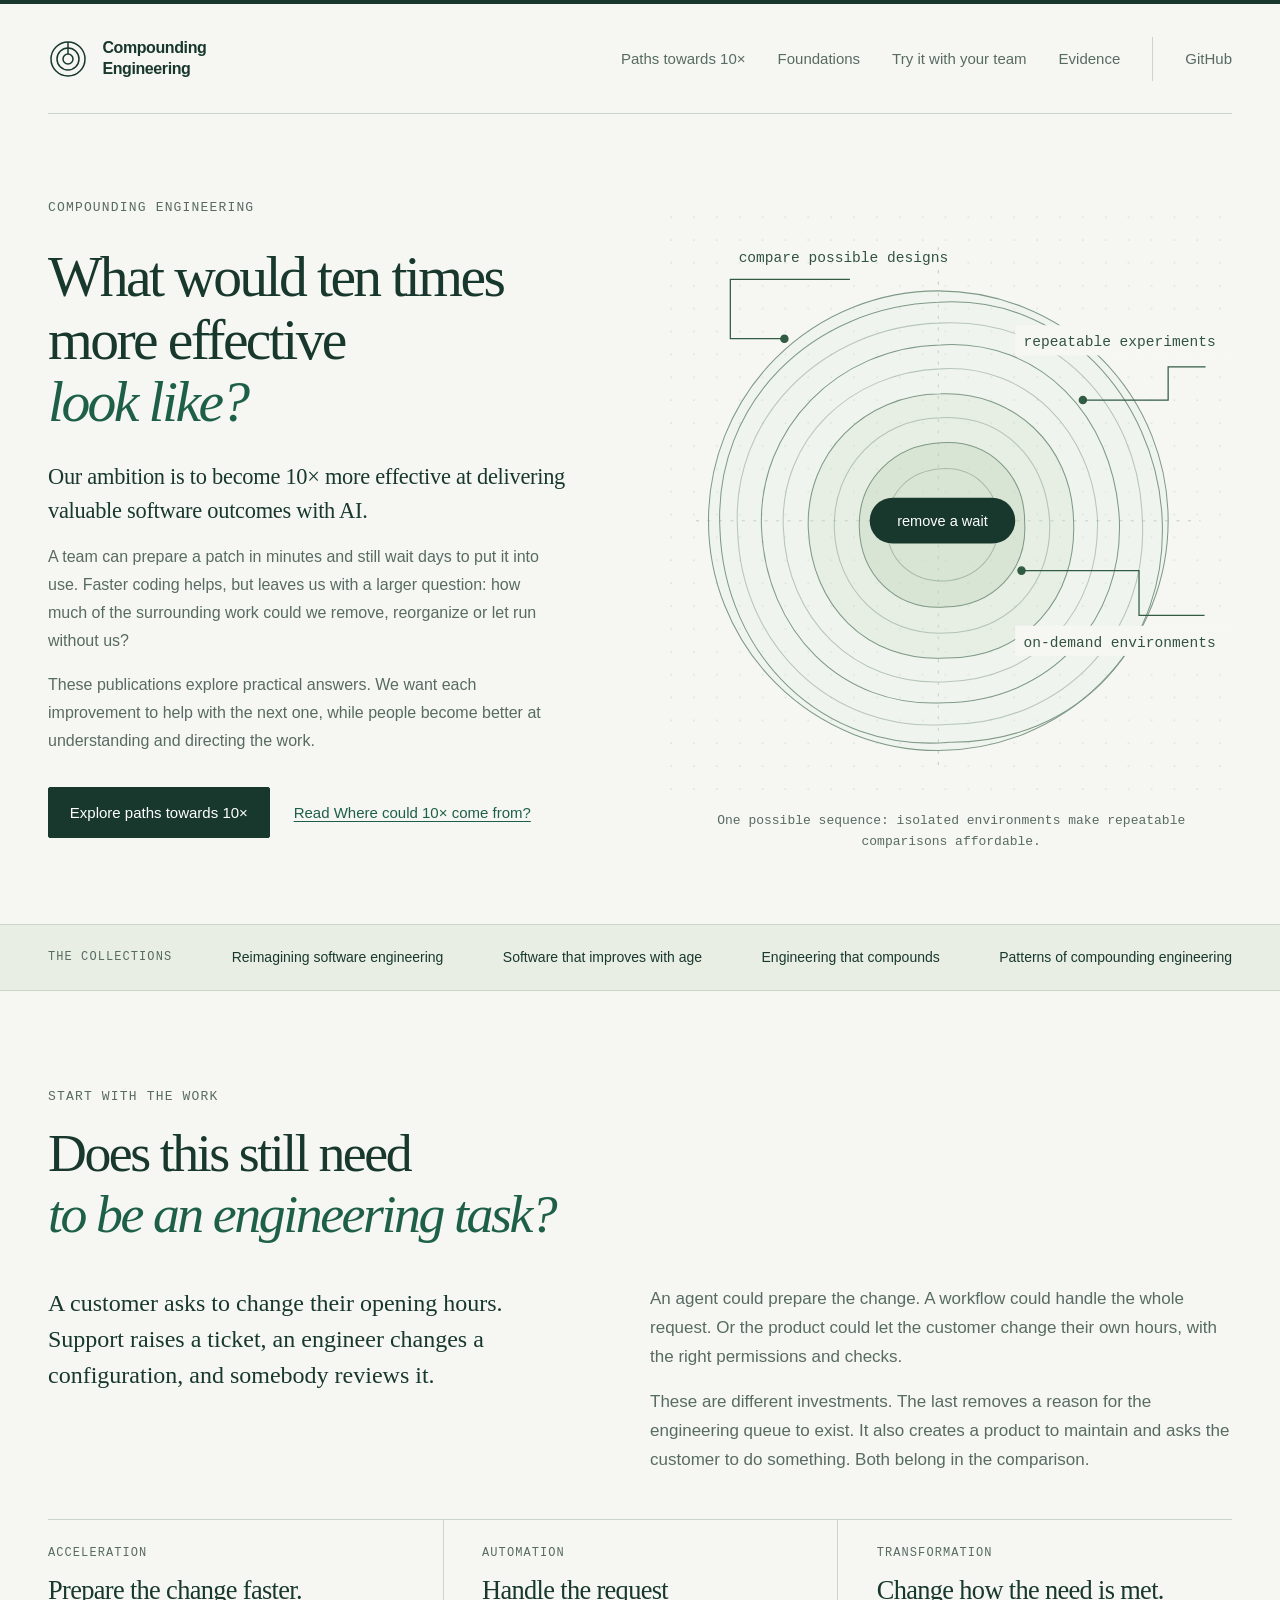
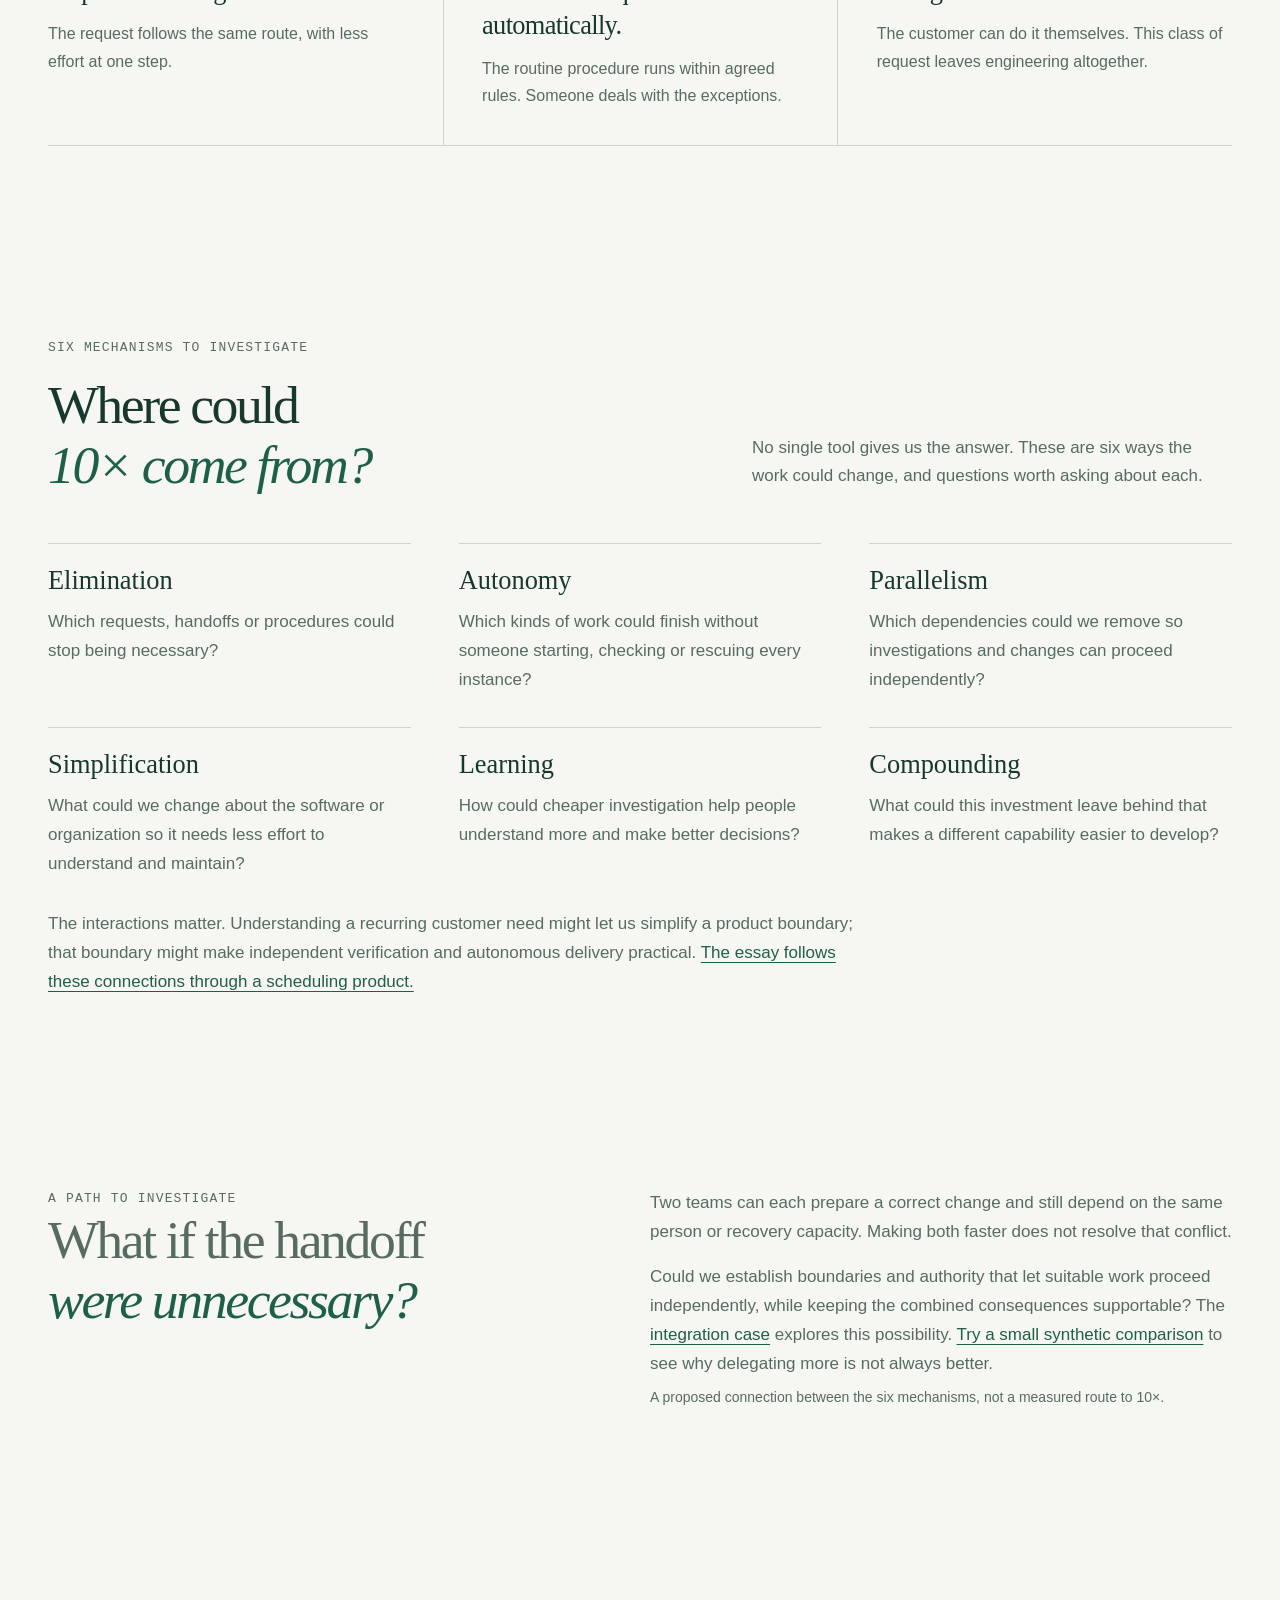
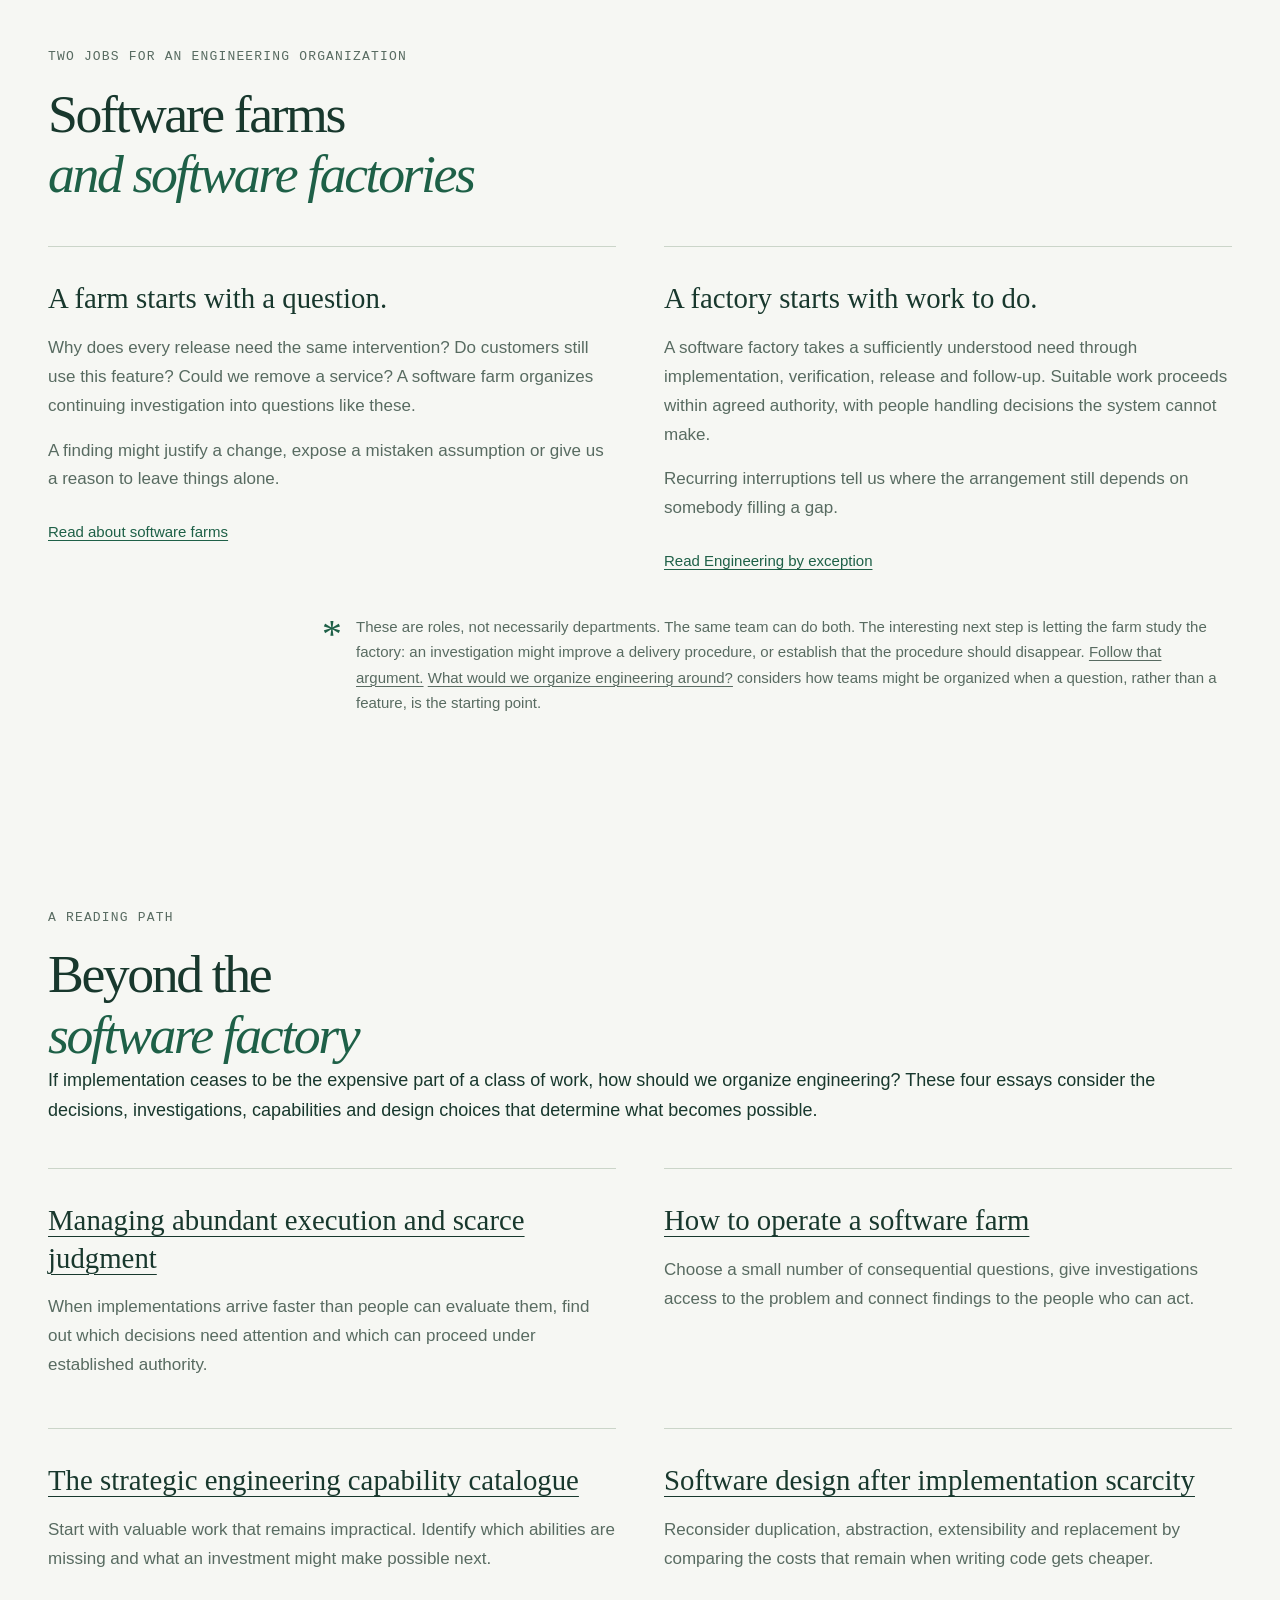
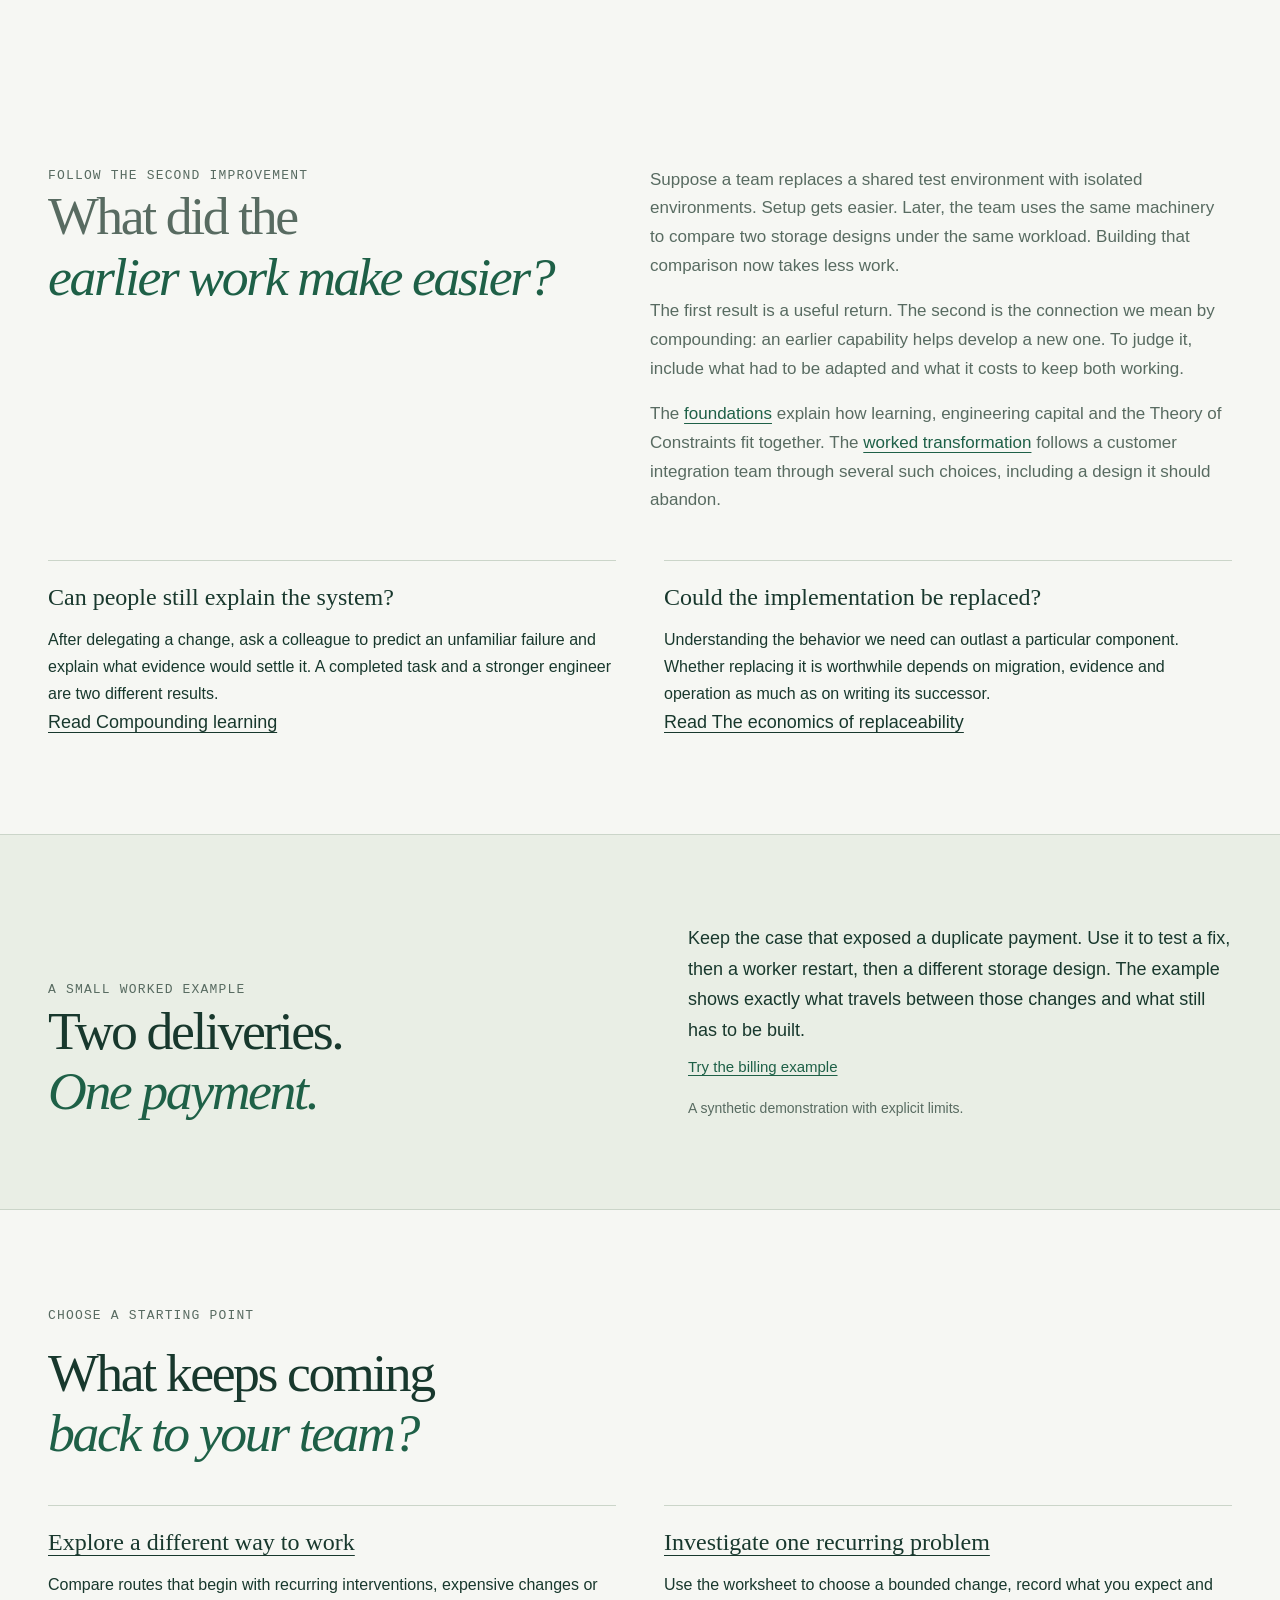
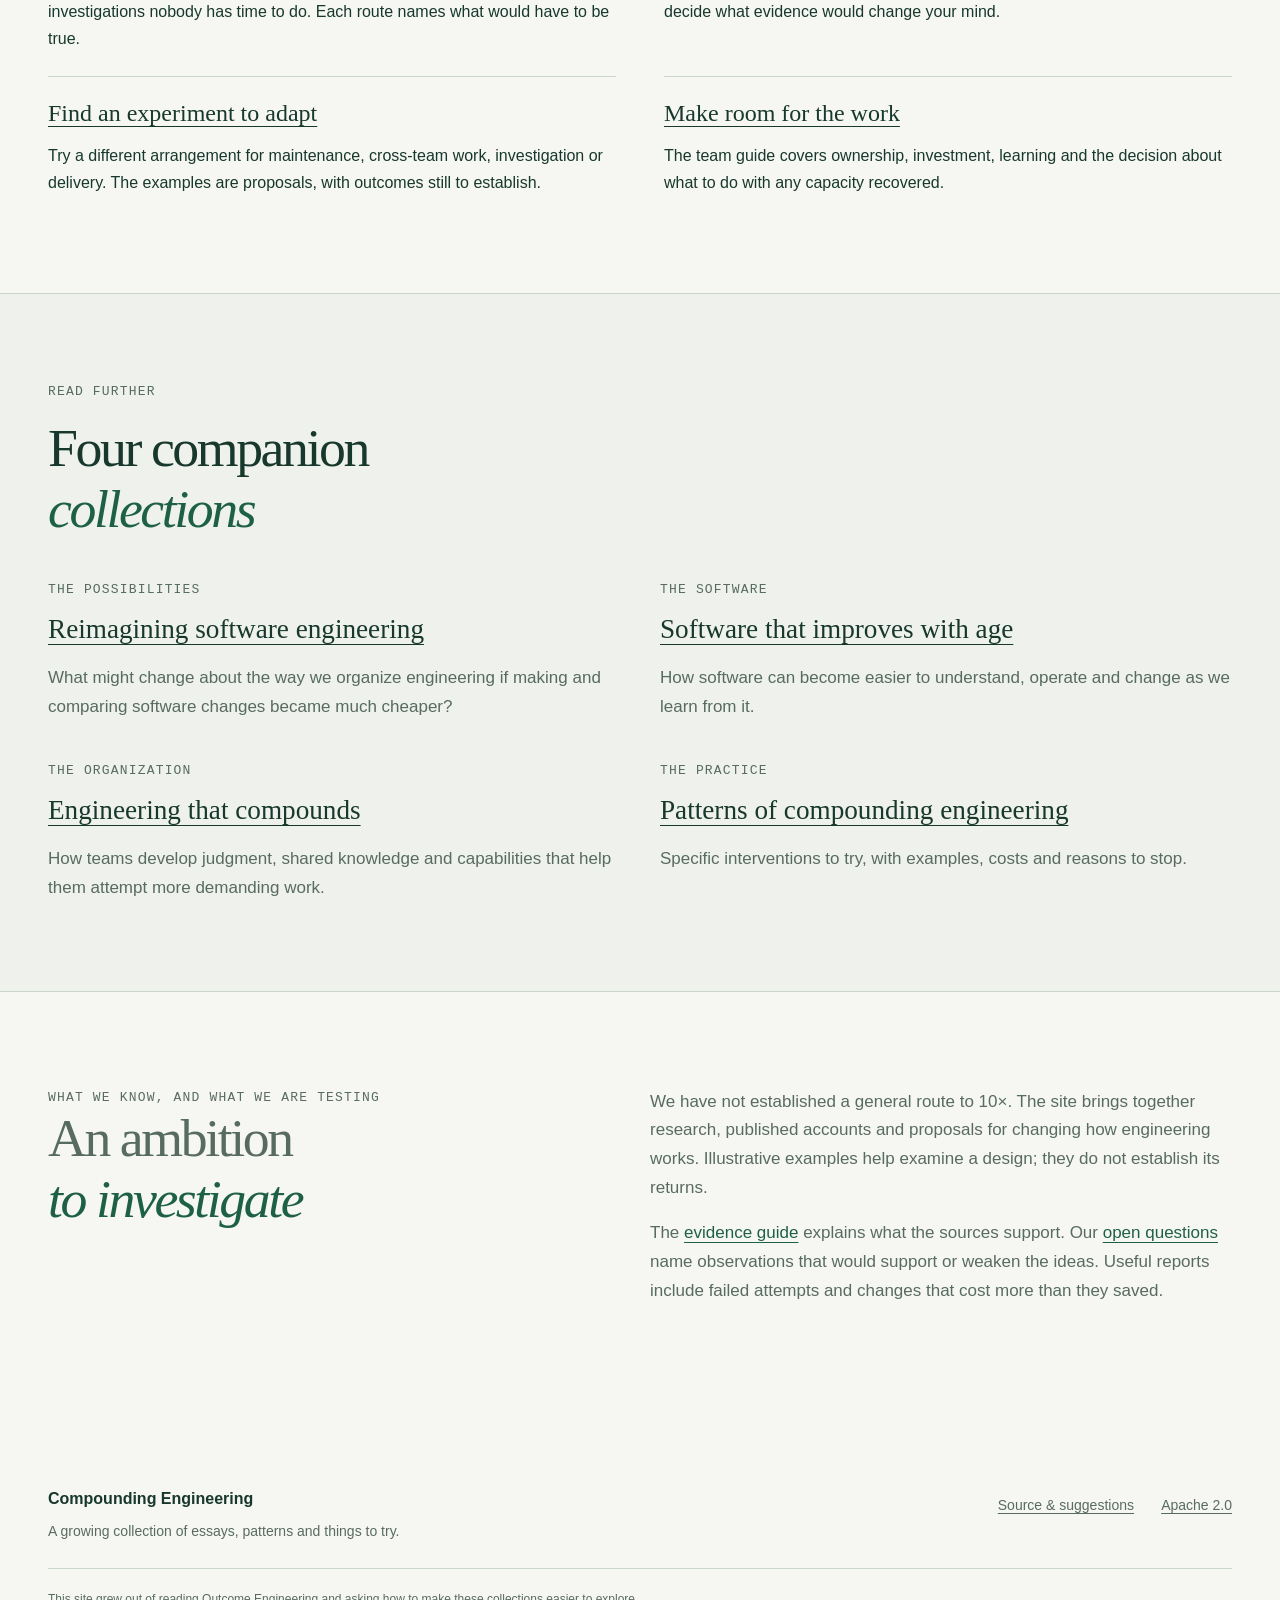
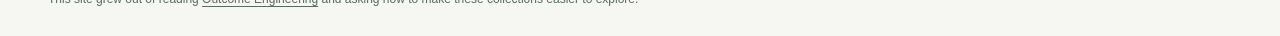
<file: index.html>
<!doctype html>
<html lang="en">
<head>
  <meta charset="utf-8">
  <meta name="viewport" content="width=device-width, initial-scale=1">
  <meta name="theme-color" content="#18382d">
  <title>What would ten times more effective look like? — Compounding Engineering</title>
  <meta name="description" content="Practical paths towards tenfold engineering effectiveness: remove unnecessary work, redesign delivery and build capabilities that make the next improvement easier.">
  <link rel="canonical" href="https://grove.github.io/compounding-engineering/">
  <meta property="og:type" content="website">
  <meta property="og:title" content="What would ten times more effective look like?">
  <meta property="og:description" content="Practical paths towards tenfold engineering effectiveness: remove unnecessary work, redesign delivery and build capabilities that make the next improvement easier.">
  <meta property="og:url" content="https://grove.github.io/compounding-engineering/">
  <link rel="icon" type="image/svg+xml" href="assets/favicon.svg">
  <link rel="stylesheet" href="assets/styles.css?v=20261128">
  <link rel="stylesheet" href="assets/adoption.css">
</head>
<body>
  <a class="skip-link" href="#main">Skip to content</a>
  <header class="masthead">
    <div class="shell header-inner">
      <a class="brand" href="./" aria-label="Compounding Engineering home"><svg class="brand-mark" viewBox="0 0 40 40" width="40" height="40" aria-hidden="true"><circle cx="20" cy="20" r="17"/><circle cx="20" cy="20" r="11"/><circle cx="20" cy="20" r="5"/><path d="M20 3v12"/></svg><span>Compounding<br>Engineering</span></a>
      <nav class="main-nav" aria-label="Main navigation"><a href="paths/">Paths towards 10×</a><a href="foundations.html">Foundations</a><a href="adoption/">Try it with your team</a><a href="evidence.html">Evidence</a></nav>
      <a class="header-source" href="https://github.com/grove/compounding-engineering">GitHub</a>
    </div>
  </header>

  <main id="main" tabindex="-1">
    <section class="hero shell" aria-labelledby="hero-title">
      <div class="hero-copy">
        <p class="eyebrow">Compounding Engineering</p>
        <h1 id="hero-title">What would ten times<br>more effective<br><em>look like?</em></h1>
        <p class="hero-lede">Our ambition is to become 10× more effective at delivering valuable software outcomes with AI.</p>
        <p class="hero-intro">A team can prepare a patch in minutes and still wait days to put it into use. Faster coding helps, but leaves us with a larger question: how much of the surrounding work could we remove, reorganize or let run without us?</p>
        <p class="hero-intro">These publications explore practical answers. We want each improvement to help with the next one, while people become better at understanding and directing the work.</p>
        <div class="hero-actions">
          <a class="button" href="paths/">Explore paths towards 10×</a>
          <a class="text-link" href="https://grove.github.io/engineering-that-compounds/essays/where-could-10x-come-from.html">Read Where could 10× come from?</a>
        </div>
      </div>
      <figure class="growth-figure">
        <svg class="growth-rings" viewBox="0 0 540 560" role="img" aria-labelledby="growth-title growth-description">
          <title id="growth-title">One investment can enable the next</title>
          <desc id="growth-description">On-demand environments can remove a shared setup queue and make repeatable comparisons of possible designs affordable. Learning from the work can help develop another capability. The rings illustrate a possible sequence, not measured growth.</desc>
          <defs>
            <pattern id="dot-grid" width="22" height="22" patternUnits="userSpaceOnUse"><circle cx="1" cy="1" r=".8" fill="#315340" opacity=".16"/></pattern>
          </defs>
          <rect x="0" y="0" width="540" height="560" fill="url(#dot-grid)"/>
          <g class="ring-guides" fill="none" stroke="#7f9a86" stroke-width="1">
            <path d="M25 293h485M258 30v500" stroke-dasharray="3 8" opacity=".45"/>
            <circle cx="258" cy="293" r="221" fill="#dce7d9" fill-opacity=".22"/>
            <path d="M258 83c120-8 208 93 215 204 8 124-80 220-204 219C146 517 52 421 48 301 42 179 137 87 258 83Z"/>
            <path d="M258 103c114-7 192 82 196 185 8 113-76 201-188 201-113 8-198-79-201-187-7-108 81-195 193-199Z" opacity=".5"/>
            <path d="M260 124c97-6 166 69 172 166 5 98-66 177-168 178-100 6-172-70-176-168-4-96 74-174 172-176Z"/>
            <path d="M260 147c85-5 146 62 151 144 3 88-58 156-148 157-86 4-151-61-154-148-4-85 65-150 151-153Z" opacity=".5"/>
            <path d="M260 171c70-3 126 49 128 121 4 76-47 134-124 133-75 4-128-51-131-124-3-73 54-129 127-130Z" fill="#c1d4ba" fill-opacity=".2"/>
            <path d="M260 194c60-3 101 39 105 99 3 60-39 108-101 108-59 3-104-42-106-100-2-59 43-106 102-107Z" opacity=".5"/>
            <path d="M261 218c46-3 80 31 80 76 3 47-30 81-77 82-47 3-81-31-82-77-1-45 33-79 79-81Z" fill="#aec8a4" fill-opacity=".25"/>
            <path d="M261 243c31-2 54 20 55 51 1 32-21 55-52 57-32 1-56-21-55-52-1-33 21-54 52-56Z" opacity=".55"/>
          </g>
          <g class="ring-leaders" stroke="#315c43" stroke-width="1.2" fill="none">
            <path d="M110 118H58V61h115"/><circle cx="110" cy="118" r="3.5" fill="#315c43"/>
            <path d="M397 177h82v-32h36"/><circle cx="397" cy="177" r="3.5" fill="#315c43"/>
            <path d="M338 341h113v43h63"/><circle cx="338" cy="341" r="3.5" fill="#315c43"/>
          </g>
          <g class="diagram-labels" fill="#315340">
            <text x="66" y="44">compare possible designs</text>
            <rect x="332" y="105" width="208" height="29" fill="#f6f7f3"/>
            <text x="340" y="125">repeatable experiments</text>
            <rect x="332" y="394" width="208" height="29" fill="#f6f7f3"/>
            <text x="340" y="414">on-demand environments</text>
          </g>
          <rect x="192" y="271" width="140" height="44" rx="22" fill="#18382d"/>
          <text x="262" y="298" text-anchor="middle" class="diagram-core" fill="#fff">remove a wait</text>
        </svg>
        <div class="ring-key" aria-hidden="true"><span>On-demand environments</span><span>Repeatable experiments</span><span>Compare possible designs</span></div>
        <figcaption>One possible sequence: isolated environments make repeatable comparisons affordable.</figcaption>
      </figure>
    </section>

    <div class="collection-strip">
      <nav class="shell strip-inner" aria-label="The four companion collections">
        <span class="strip-label">The collections</span>
        <a href="https://grove.github.io/reimagining-software-engineering/">Reimagining software engineering</a>
        <a href="https://grove.github.io/software-that-improves-with-age/">Software that improves with age</a>
        <a href="https://grove.github.io/engineering-that-compounds/">Engineering that compounds</a>
        <a href="https://grove.github.io/patterns-of-compounding-engineering/">Patterns of compounding engineering</a>
      </nav>
    </div>

    <section class="section shell" id="idea" aria-labelledby="idea-title">
      <div class="section-heading">
        <p class="eyebrow">Start with the work</p>
        <h2 id="idea-title">Does this still need<br><em>to be an engineering task?</em></h2>
      </div>
      <div class="idea-intro">
        <p>A customer asks to change their opening hours. Support raises a ticket, an engineer changes a configuration, and somebody reviews it.</p>
        <div>
          <p>An agent could prepare the change. A workflow could handle the whole request. Or the product could let the customer change their own hours, with the right permissions and checks.</p>
          <p>These are different investments. The last removes a reason for the engineering queue to exist. It also creates a product to maintain and asks the customer to do something. Both belong in the comparison.</p>
        </div>
      </div>
      <div class="returns-grid">
        <article class="return-item"><p class="eyebrow">Acceleration</p><h3>Prepare the change faster.</h3><p>The request follows the same route, with less effort at one step.</p></article>
        <article class="return-item"><p class="eyebrow">Automation</p><h3>Handle the request automatically.</h3><p>The routine procedure runs within agreed rules. Someone deals with the exceptions.</p></article>
        <article class="return-item"><p class="eyebrow">Transformation</p><h3>Change how the need is met.</h3><p>The customer can do it themselves. This class of request leaves engineering altogether.</p></article>
      </div>
    </section>

    <section class="section shell" id="ambition" aria-labelledby="ambition-title">
      <div class="section-heading reading-heading">
        <div><p class="eyebrow">Six mechanisms to investigate</p><h2 id="ambition-title">Where could<br><em>10× come from?</em></h2></div>
        <p>No single tool gives us the answer. These are six ways the work could change, and questions worth asking about each.</p>
      </div>
      <div class="mechanism-grid">
        <article><h3>Elimination</h3><p>Which requests, handoffs or procedures could stop being necessary?</p></article>
        <article><h3>Autonomy</h3><p>Which kinds of work could finish without someone starting, checking or rescuing every instance?</p></article>
        <article><h3>Parallelism</h3><p>Which dependencies could we remove so investigations and changes can proceed independently?</p></article>
        <article><h3>Simplification</h3><p>What could we change about the software or organization so it needs less effort to understand and maintain?</p></article>
        <article><h3>Learning</h3><p>How could cheaper investigation help people understand more and make better decisions?</p></article>
        <article><h3>Compounding</h3><p>What could this investment leave behind that makes a different capability easier to develop?</p></article>
      </div>
      <p class="section-followup">The interactions matter. Understanding a recurring customer need might let us simplify a product boundary; that boundary might make independent verification and autonomous delivery practical. <a href="https://grove.github.io/engineering-that-compounds/essays/where-could-10x-come-from.html">The essay follows these connections through a scheduling product.</a></p>
    </section>

    <section class="section shell" id="coordination" aria-labelledby="coordination-title">
      <div class="idea-intro">
        <div><p class="eyebrow">A path to investigate</p><h2 id="coordination-title">What if the handoff<br><em>were unnecessary?</em></h2></div>
        <div><p>Two teams can each prepare a correct change and still depend on the same person or recovery capacity. Making both faster does not resolve that conflict.</p><p>Could we establish boundaries and authority that let suitable work proceed independently, while keeping the combined consequences supportable? The <a href="paths/customer-integrations.html#shared-capacity">integration case</a> explores this possibility. <a href="examples/coordination-avoidance.html">Try a small synthetic comparison</a> to see why delegating more is not always better.</p><p class="example-caption">A proposed connection between the six mechanisms, not a measured route to 10×.</p></div>
      </div>
    </section>

    <section class="section shell" id="operating-models" aria-labelledby="operating-models-title">
      <div class="section-heading"><p class="eyebrow">Two jobs for an engineering organization</p><h2 id="operating-models-title">Software farms<br><em>and software factories</em></h2></div>
      <div class="operating-models-grid">
        <article><h3>A farm starts with a question.</h3><p>Why does every release need the same intervention? Do customers still use this feature? Could we remove a service? A software farm organizes continuing investigation into questions like these.</p><p>A finding might justify a change, expose a mistaken assumption or give us a reason to leave things alone.</p><a class="text-link" href="https://grove.github.io/software-that-improves-with-age/essays/continuous-cultivation-of-software.html">Read about software farms</a></article>
        <article><h3>A factory starts with work to do.</h3><p>A software factory takes a sufficiently understood need through implementation, verification, release and follow-up. Suitable work proceeds within agreed authority, with people handling decisions the system cannot make.</p><p>Recurring interruptions tell us where the arrangement still depends on somebody filling a gap.</p><a class="text-link" href="https://grove.github.io/engineering-that-compounds/essays/engineering-by-exception.html">Read Engineering by exception</a></article>
      </div>
      <aside class="margin-note"><span class="note-mark" aria-hidden="true">*</span><p>These are roles, not necessarily departments. The same team can do both. The interesting next step is letting the farm study the factory: an investigation might improve a delivery procedure, or establish that the procedure should disappear. <a href="https://grove.github.io/engineering-that-compounds/essays/when-the-farm-studies-the-factory.html">Follow that argument.</a> <a href="https://grove.github.io/reimagining-software-engineering/essays/what-would-we-organize-engineering-around.html">What would we organize engineering around?</a> considers how teams might be organized when a question, rather than a feature, is the starting point.</p></aside>
    </section>

    <section class="section shell" id="beyond-the-software-factory" aria-labelledby="beyond-the-software-factory-title">
      <div class="section-heading">
        <p class="eyebrow">A reading path</p>
        <h2 id="beyond-the-software-factory-title">Beyond the<br><em>software factory</em></h2>
        <p>If implementation ceases to be the expensive part of a class of work, how should we organize engineering? These four essays consider the decisions, investigations, capabilities and design choices that determine what becomes possible.</p>
      </div>
      <div class="operating-models-grid">
        <article><h3><a href="https://grove.github.io/reimagining-software-engineering/essays/managing-abundant-execution-and-scarce-judgment.html">Managing abundant execution and scarce judgment</a></h3><p>When implementations arrive faster than people can evaluate them, find out which decisions need attention and which can proceed under established authority.</p></article>
        <article><h3><a href="https://grove.github.io/reimagining-software-engineering/essays/how-to-operate-a-software-farm.html">How to operate a software farm</a></h3><p>Choose a small number of consequential questions, give investigations access to the problem and connect findings to the people who can act.</p></article>
        <article><h3><a href="https://grove.github.io/engineering-that-compounds/essays/the-strategic-engineering-capability-catalogue.html">The strategic engineering capability catalogue</a></h3><p>Start with valuable work that remains impractical. Identify which abilities are missing and what an investment might make possible next.</p></article>
        <article><h3><a href="https://grove.github.io/software-that-improves-with-age/essays/software-design-after-implementation-scarcity.html">Software design after implementation scarcity</a></h3><p>Reconsider duplication, abstraction, extensibility and replacement by comparing the costs that remain when writing code gets cheaper.</p></article>
      </div>
    </section>

    <section class="section shell" id="foundations" aria-labelledby="foundations-title">
      <div class="idea-intro">
        <div><p class="eyebrow">Follow the second improvement</p><h2 id="foundations-title">What did the<br><em>earlier work make easier?</em></h2></div>
        <div>
          <p>Suppose a team replaces a shared test environment with isolated environments. Setup gets easier. Later, the team uses the same machinery to compare two storage designs under the same workload. Building that comparison now takes less work.</p>
          <p>The first result is a useful return. The second is the connection we mean by compounding: an earlier capability helps develop a new one. To judge it, include what had to be adapted and what it costs to keep both working.</p>
          <p>The <a href="foundations.html">foundations</a> explain how learning, engineering capital and the Theory of Constraints fit together. The <a href="paths/customer-integrations.html">worked transformation</a> follows a customer integration team through several such choices, including a design it should abandon.</p>
        </div>
      </div>
      <div class="foundation-links" id="learning">
        <article><h3 id="learning-title">Can people still explain the system?</h3><p>After delegating a change, ask a colleague to predict an unfamiliar failure and explain what evidence would settle it. A completed task and a stronger engineer are two different results.</p><a href="https://grove.github.io/engineering-that-compounds/essays/compounding-learning.html">Read Compounding learning</a></article>
        <article><h3>Could the implementation be replaced?</h3><p>Understanding the behavior we need can outlast a particular component. Whether replacing it is worthwhile depends on migration, evidence and operation as much as on writing its successor.</p><a href="https://grove.github.io/software-that-improves-with-age/essays/the-economics-of-replaceability.html">Read The economics of replaceability</a></article>
      </div>
    </section>

    <section class="practice-section" id="in-practice" aria-labelledby="practice-title">
      <div class="shell practice-heading">
        <div><p class="eyebrow">A small worked example</p><h2 id="practice-title">Two deliveries.<br><em>One payment.</em></h2></div>
        <div><p>Keep the case that exposed a duplicate payment. Use it to test a fix, then a worker restart, then a different storage design. The example shows exactly what travels between those changes and what still has to be built.</p><a class="text-link" href="examples/two-deliveries-one-payment.html">Try the billing example</a><p class="example-caption">A synthetic demonstration with explicit limits.</p></div>
      </div>
    </section>

    <section class="section shell" id="adoption" aria-labelledby="adoption-title">
      <div class="section-heading"><p class="eyebrow">Choose a starting point</p><h2 id="adoption-title">What keeps coming<br><em>back to your team?</em></h2></div>
      <div class="foundation-links" id="principles">
        <span id="principles-title" class="sr-only">Starting points</span><span id="shortcuts-title" class="sr-only">Ways into the collections</span><span id="closing-title" class="sr-only">Choose your next investigation</span>
        <article><h3><a href="paths/">Explore a different way to work</a></h3><p>Compare routes that begin with recurring interventions, expensive changes or investigations nobody has time to do. Each route names what would have to be true.</p></article>
        <article><h3><a href="adoption/investment-canvas.html">Investigate one recurring problem</a></h3><p>Use the worksheet to choose a bounded change, record what you expect and decide what evidence would change your mind.</p></article>
        <article id="transformation-experiments"><h3 id="transformation-experiments-title"><a href="adoption/experiments.html">Find an experiment to adapt</a></h3><p>Try a different arrangement for maintenance, cross-team work, investigation or delivery. The examples are proposals, with outcomes still to establish.</p></article>
        <article><h3><a href="adoption/">Make room for the work</a></h3><p>The team guide covers ownership, investment, learning and the decision about what to do with any capacity recovered.</p></article>
      </div>
    </section>

    <section class="reading-section" id="collections" aria-labelledby="collections-title">
      <div class="shell">
        <div class="section-heading"><p class="eyebrow">Read further</p><h2 id="collections-title">Four companion<br><em>collections</em></h2></div>
        <div class="collection-reading-list">
          <article><p class="eyebrow">The possibilities</p><h3><a href="https://grove.github.io/reimagining-software-engineering/">Reimagining software engineering</a></h3><p>What might change about the way we organize engineering if making and comparing software changes became much cheaper?</p></article>
          <article><p class="eyebrow">The software</p><h3><a href="https://grove.github.io/software-that-improves-with-age/">Software that improves with age</a></h3><p>How software can become easier to understand, operate and change as we learn from it.</p></article>
          <article><p class="eyebrow">The organization</p><h3><a href="https://grove.github.io/engineering-that-compounds/">Engineering that compounds</a></h3><p>How teams develop judgment, shared knowledge and capabilities that help them attempt more demanding work.</p></article>
          <article><p class="eyebrow">The practice</p><h3><a href="https://grove.github.io/patterns-of-compounding-engineering/">Patterns of compounding engineering</a></h3><p>Specific interventions to try, with examples, costs and reasons to stop.</p></article>
        </div>
      </div>
    </section>

    <section class="section shell" id="evidence" aria-labelledby="evidence-title">
      <div class="idea-intro">
        <div><p class="eyebrow">What we know, and what we are testing</p><h2 id="evidence-title">An ambition<br><em>to investigate</em></h2></div>
        <div><p>We have not established a general route to 10×. The site brings together research, published accounts and proposals for changing how engineering works. Illustrative examples help examine a design; they do not establish its returns.</p><p>The <a href="evidence.html">evidence guide</a> explains what the sources support. Our <a href="https://grove.github.io/engineering-that-compounds/research/open-questions.html">open questions</a> name observations that would support or weaken the ideas. Useful reports include failed attempts and changes that cost more than they saved.</p></div>
      </div>
    </section>
  </main>
  <footer class="site-footer">
    <div class="shell footer-inner"><div><a class="footer-brand" href="./">Compounding Engineering</a><p>A growing collection of essays, patterns and things to try.</p></div><nav aria-label="About this project"><a href="https://github.com/grove/compounding-engineering">Source &amp; suggestions</a><a href="https://github.com/grove/compounding-engineering/blob/main/LICENSE">Apache 2.0</a></nav></div>
    <div class="shell footer-note">This site grew out of reading <a href="https://www.outcome.engineering/">Outcome Engineering</a> and asking how to make these collections easier to explore.</div>
  </footer>
</body>
</html>
</file>
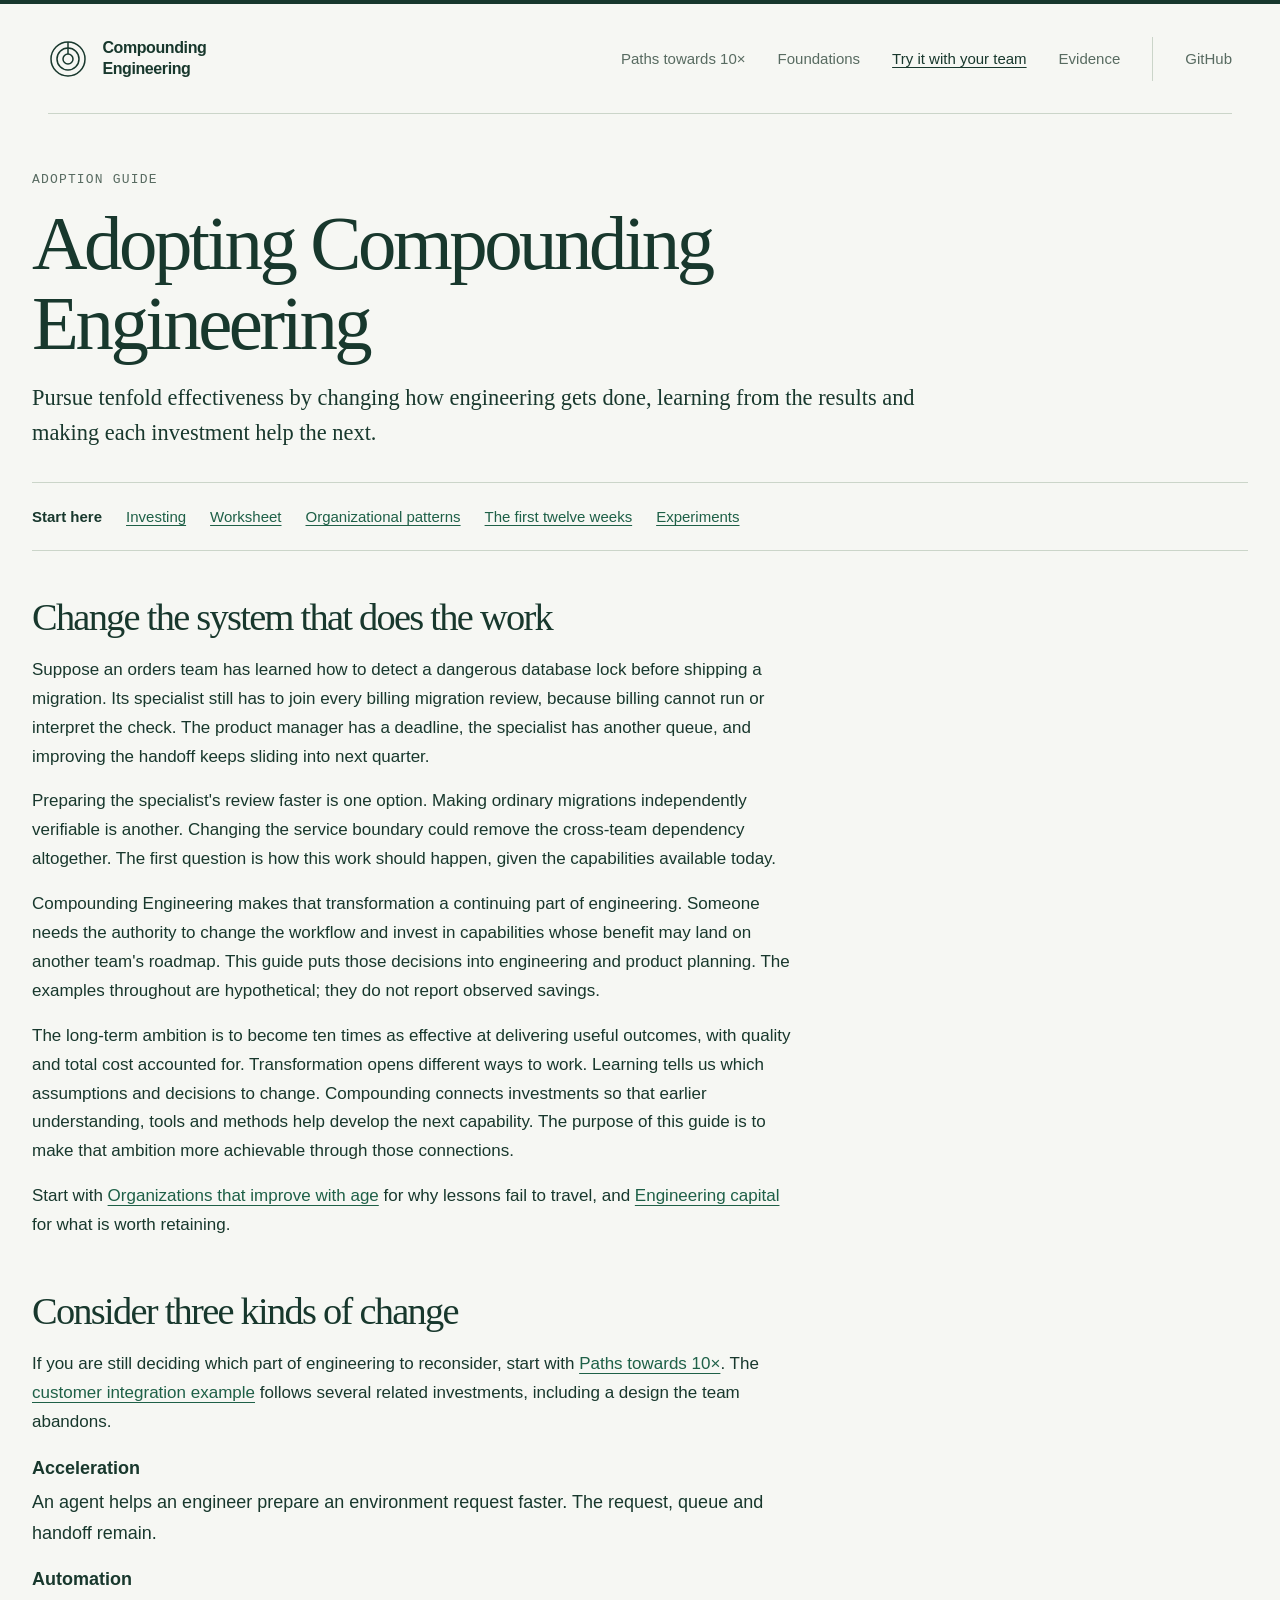
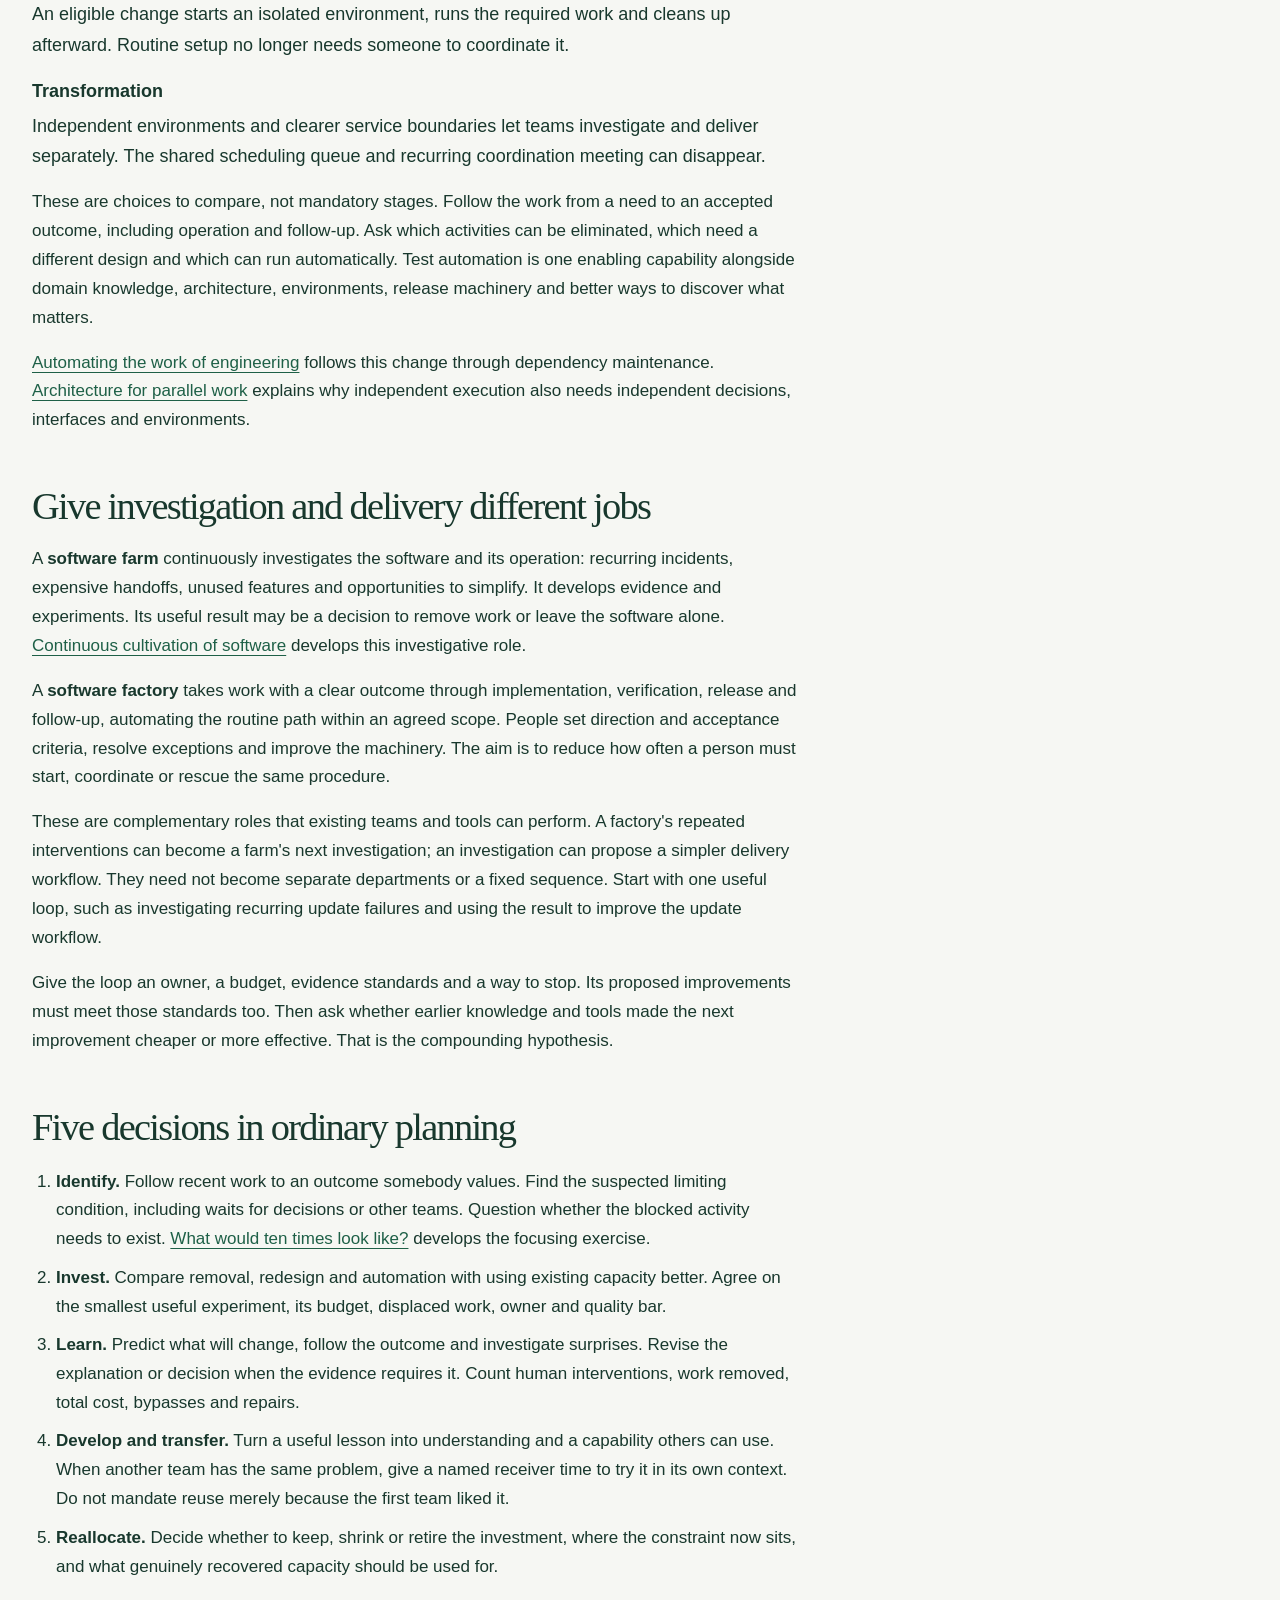
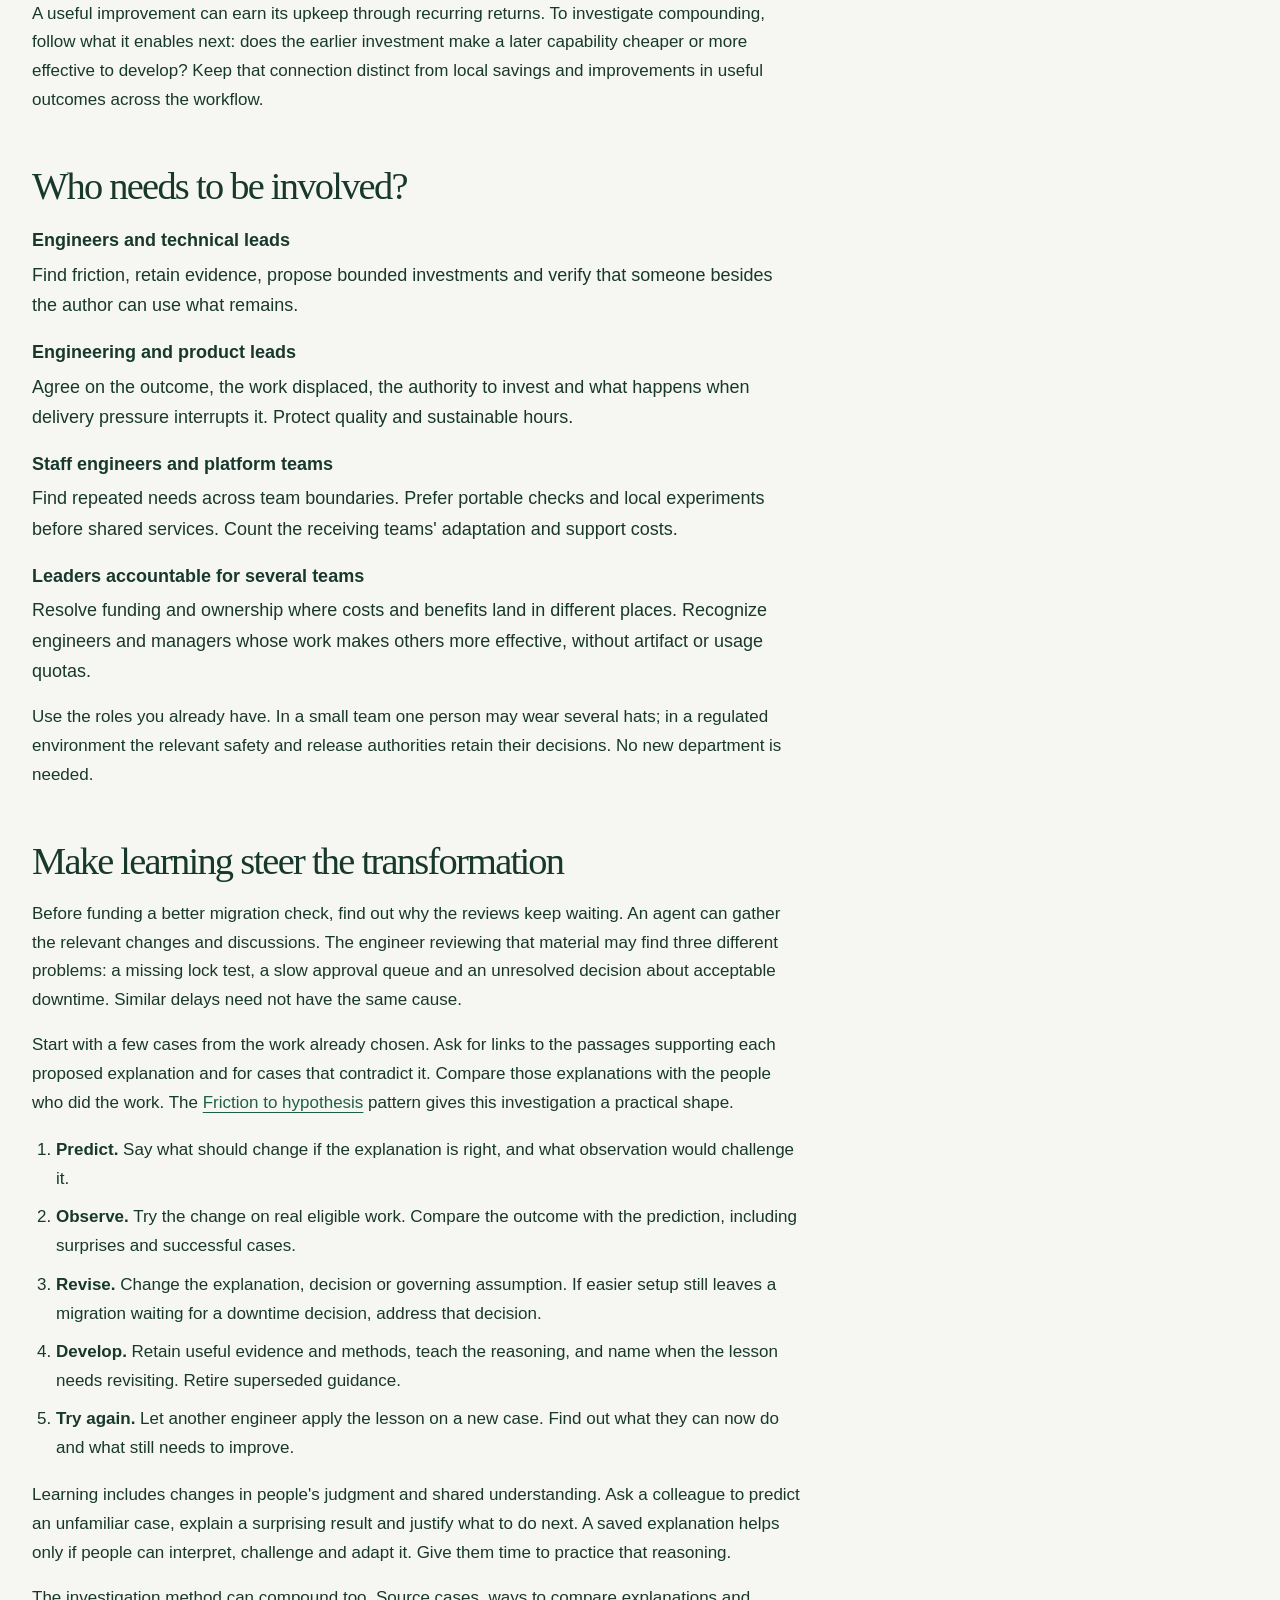
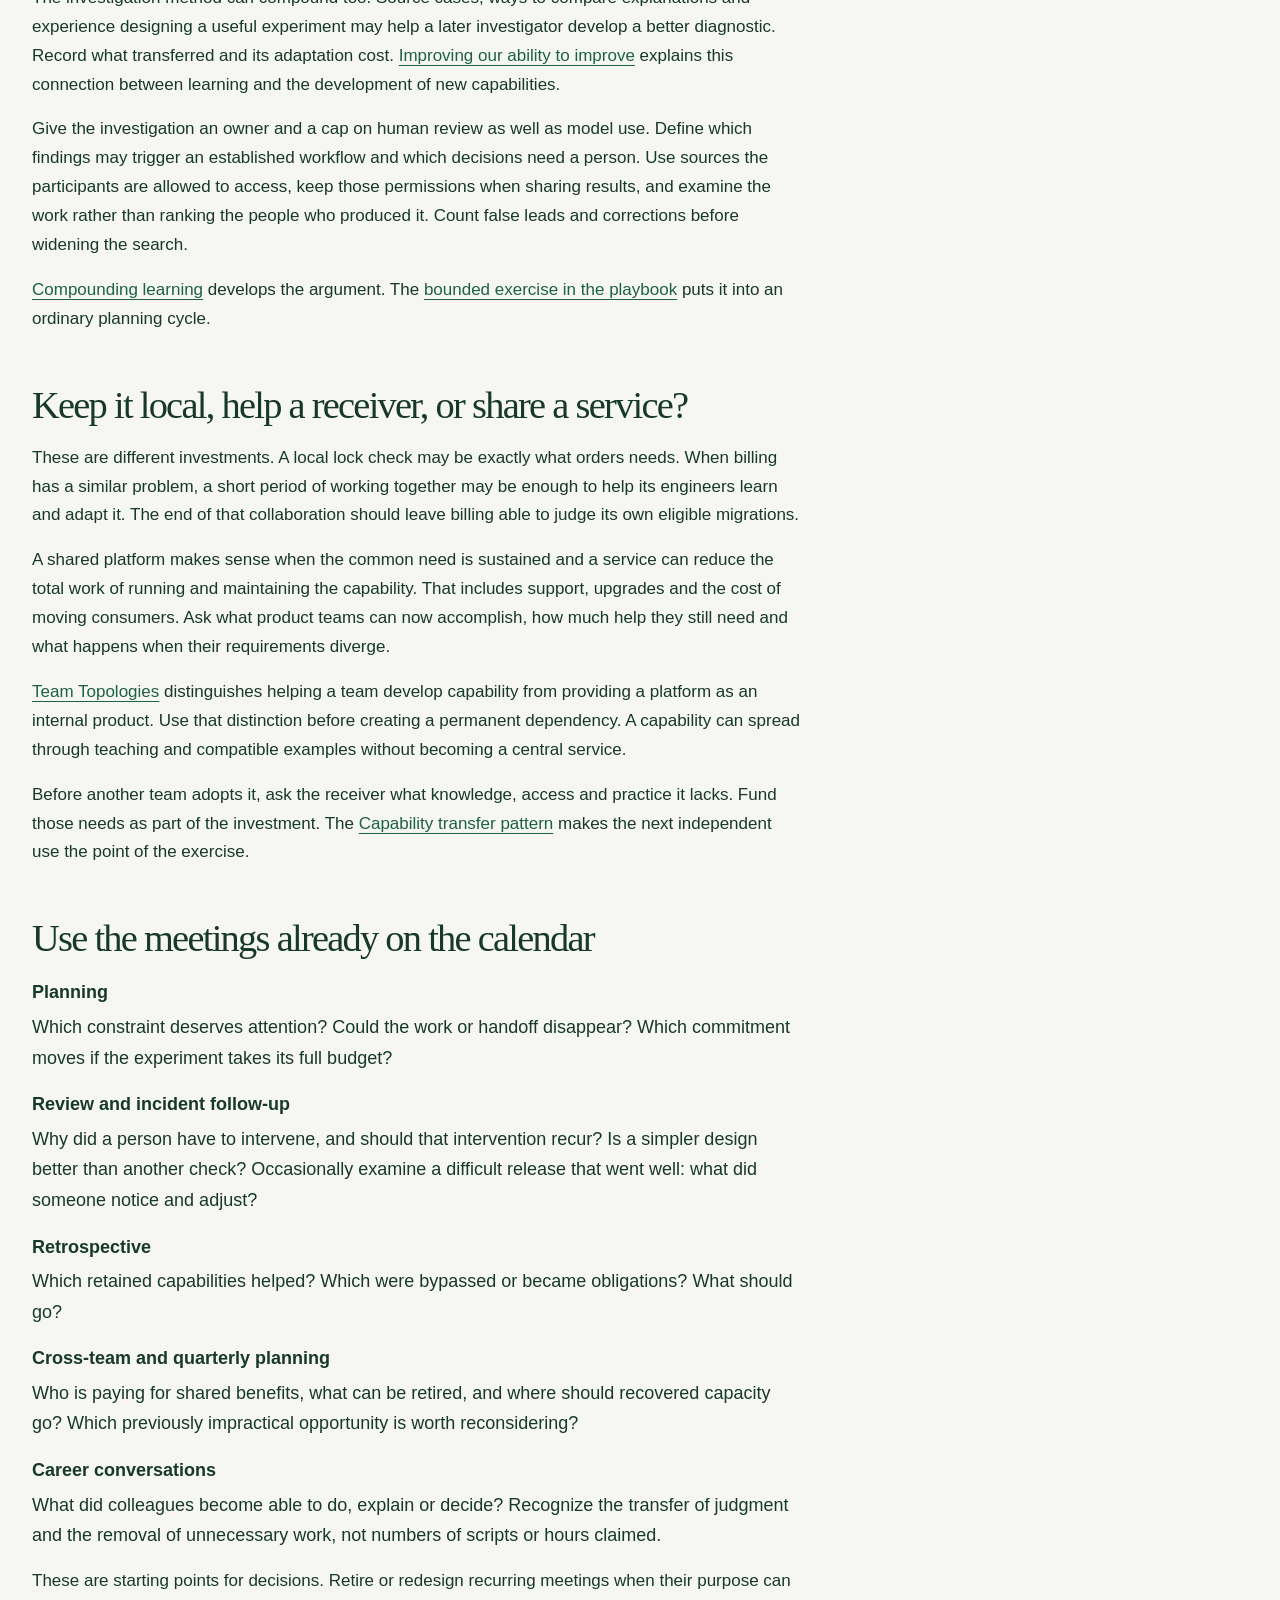
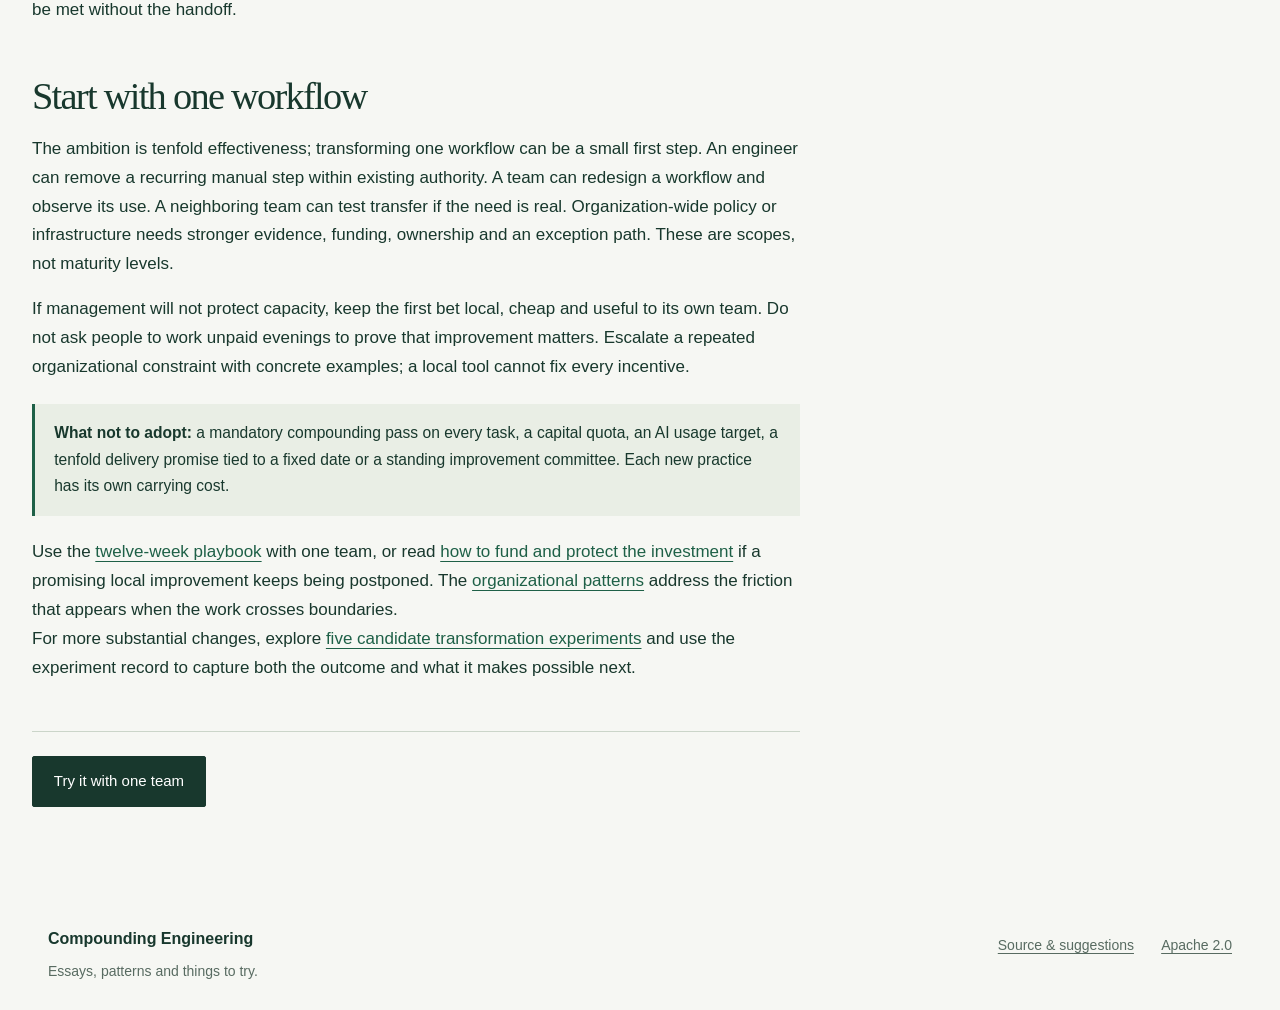
<file: adoption/index.html>
<!doctype html>
<html lang="en">
<head>
  <meta charset="utf-8">
  <meta name="viewport" content="width=device-width, initial-scale=1">
  <meta name="theme-color" content="#18382d">
  <title>Adopting Compounding Engineering — Compounding Engineering</title>
  <meta name="description" content="Pursue tenfold engineering effectiveness through transformation, learning and capabilities that make later investments more effective.">
  <link rel="canonical" href="https://grove.github.io/compounding-engineering/adoption/">
  <link rel="icon" type="image/svg+xml" href="../assets/favicon.svg">
  <link rel="stylesheet" href="../assets/styles.css?v=20261128">
  <link rel="stylesheet" href="../assets/adoption.css">
</head>
<body>
  <a class="skip-link" href="#main">Skip to content</a>
  <header class="masthead">
    <div class="shell header-inner">
      <a class="brand" href="../" aria-label="Compounding Engineering home"><svg class="brand-mark" viewBox="0 0 40 40" width="40" height="40" aria-hidden="true"><circle cx="20" cy="20" r="17"/><circle cx="20" cy="20" r="11"/><circle cx="20" cy="20" r="5"/><path d="M20 3v12"/></svg><span>Compounding<br>Engineering</span></a>
      <nav class="main-nav" aria-label="Main navigation"><a href="../paths/">Paths towards 10×</a><a href="../foundations.html">Foundations</a><a href="../adoption/" aria-current="page">Try it with your team</a><a href="../evidence.html">Evidence</a></nav>
      <a class="header-source" href="https://github.com/grove/compounding-engineering">GitHub</a>
    </div>
  </header>
  <main id="main" class="adoption-page" tabindex="-1">
    <header><p class="eyebrow">Adoption guide</p><h1>Adopting Compounding Engineering</h1><p class="intro">Pursue tenfold effectiveness by changing how engineering gets done, learning from the results and making each investment help the next.</p></header>
    <nav class="adoption-nav" aria-label="Adoption guide">
      <a href="index.html" aria-current="page">Start here</a>
      <a href="investing.html">Investing</a>
      <a href="investment-canvas.html">Worksheet</a>
      <a href="patterns.html">Organizational patterns</a>
      <a href="first-twelve-weeks.html">The first twelve weeks</a>
      <a href="experiments.html">Experiments</a>
    </nav>
    <article class="adoption-body">
      <section>
        <h2>Change the system that does the work</h2>
        <p>Suppose an orders team has learned how to detect a dangerous database lock before shipping a migration. Its specialist still has to join every billing migration review, because billing cannot run or interpret the check. The product manager has a deadline, the specialist has another queue, and improving the handoff keeps sliding into next quarter.</p>
        <p>Preparing the specialist's review faster is one option. Making ordinary migrations independently verifiable is another. Changing the service boundary could remove the cross-team dependency altogether. The first question is how this work should happen, given the capabilities available today.</p>
        <p>Compounding Engineering makes that transformation a continuing part of engineering. Someone needs the authority to change the workflow and invest in capabilities whose benefit may land on another team's roadmap. This guide puts those decisions into engineering and product planning. The examples throughout are hypothetical; they do not report observed savings.</p>
        <p>The long-term ambition is to become ten times as effective at delivering useful outcomes, with quality and total cost accounted for. Transformation opens different ways to work. Learning tells us which assumptions and decisions to change. Compounding connects investments so that earlier understanding, tools and methods help develop the next capability. The purpose of this guide is to make that ambition more achievable through those connections.</p>
        <p>Start with <a href="https://grove.github.io/engineering-that-compounds/essays/organizations-that-improve-with-age.html">Organizations that improve with age</a> for why lessons fail to travel, and <a href="https://grove.github.io/engineering-that-compounds/essays/engineering-capital.html">Engineering capital</a> for what is worth retaining.</p>
      </section>
      <section id="redesign-the-work">
        <h2>Consider three kinds of change</h2>
        <p>If you are still deciding which part of engineering to reconsider, start with <a href="../paths/">Paths towards 10×</a>. The <a href="../paths/customer-integrations.html">customer integration example</a> follows several related investments, including a design the team abandons.</p>
        <dl>
          <dt>Acceleration</dt><dd>An agent helps an engineer prepare an environment request faster. The request, queue and handoff remain.</dd>
          <dt>Automation</dt><dd>An eligible change starts an isolated environment, runs the required work and cleans up afterward. Routine setup no longer needs someone to coordinate it.</dd>
          <dt>Transformation</dt><dd>Independent environments and clearer service boundaries let teams investigate and deliver separately. The shared scheduling queue and recurring coordination meeting can disappear.</dd>
        </dl>
        <p>These are choices to compare, not mandatory stages. Follow the work from a need to an accepted outcome, including operation and follow-up. Ask which activities can be eliminated, which need a different design and which can run automatically. Test automation is one enabling capability alongside domain knowledge, architecture, environments, release machinery and better ways to discover what matters.</p>
        <p><a href="https://grove.github.io/engineering-that-compounds/essays/automating-the-work-of-engineering.html">Automating the work of engineering</a> follows this change through dependency maintenance. <a href="https://grove.github.io/engineering-that-compounds/essays/architecture-for-parallel-work.html">Architecture for parallel work</a> explains why independent execution also needs independent decisions, interfaces and environments.</p>
      </section>
      <section id="farms-and-factories">
        <h2>Give investigation and delivery different jobs</h2>
        <p>A <strong>software farm</strong> continuously investigates the software and its operation: recurring incidents, expensive handoffs, unused features and opportunities to simplify. It develops evidence and experiments. Its useful result may be a decision to remove work or leave the software alone. <a href="https://grove.github.io/software-that-improves-with-age/essays/continuous-cultivation-of-software.html">Continuous cultivation of software</a> develops this investigative role.</p>
        <p>A <strong>software factory</strong> takes work with a clear outcome through implementation, verification, release and follow-up, automating the routine path within an agreed scope. People set direction and acceptance criteria, resolve exceptions and improve the machinery. The aim is to reduce how often a person must start, coordinate or rescue the same procedure.</p>
        <p>These are complementary roles that existing teams and tools can perform. A factory's repeated interventions can become a farm's next investigation; an investigation can propose a simpler delivery workflow. They need not become separate departments or a fixed sequence. Start with one useful loop, such as investigating recurring update failures and using the result to improve the update workflow.</p>
        <p>Give the loop an owner, a budget, evidence standards and a way to stop. Its proposed improvements must meet those standards too. Then ask whether earlier knowledge and tools made the next improvement cheaper or more effective. That is the compounding hypothesis.</p>
      </section>
      <section>
        <h2>Five decisions in ordinary planning</h2>
        <ol>
          <li><strong>Identify.</strong> Follow recent work to an outcome somebody values. Find the suspected limiting condition, including waits for decisions or other teams. Question whether the blocked activity needs to exist. <a href="https://grove.github.io/engineering-that-compounds/essays/what-would-ten-times-look-like.html">What would ten times look like?</a> develops the focusing exercise.</li>
          <li><strong>Invest.</strong> Compare removal, redesign and automation with using existing capacity better. Agree on the smallest useful experiment, its budget, displaced work, owner and quality bar.</li>
          <li><strong>Learn.</strong> Predict what will change, follow the outcome and investigate surprises. Revise the explanation or decision when the evidence requires it. Count human interventions, work removed, total cost, bypasses and repairs.</li>
          <li><strong>Develop and transfer.</strong> Turn a useful lesson into understanding and a capability others can use. When another team has the same problem, give a named receiver time to try it in its own context. Do not mandate reuse merely because the first team liked it.</li>
          <li><strong>Reallocate.</strong> Decide whether to keep, shrink or retire the investment, where the constraint now sits, and what genuinely recovered capacity should be used for.</li>
        </ol>
        <p>A useful improvement can earn its upkeep through recurring returns. To investigate compounding, follow what it enables next: does the earlier investment make a later capability cheaper or more effective to develop? Keep that connection distinct from local savings and improvements in useful outcomes across the workflow.</p>
      </section>
      <section>
        <h2>Who needs to be involved?</h2>
        <dl>
          <dt>Engineers and technical leads</dt><dd>Find friction, retain evidence, propose bounded investments and verify that someone besides the author can use what remains.</dd>
          <dt>Engineering and product leads</dt><dd>Agree on the outcome, the work displaced, the authority to invest and what happens when delivery pressure interrupts it. Protect quality and sustainable hours.</dd>
          <dt>Staff engineers and platform teams</dt><dd>Find repeated needs across team boundaries. Prefer portable checks and local experiments before shared services. Count the receiving teams' adaptation and support costs.</dd>
          <dt>Leaders accountable for several teams</dt><dd>Resolve funding and ownership where costs and benefits land in different places. Recognize engineers and managers whose work makes others more effective, without artifact or usage quotas.</dd>
        </dl>
        <p>Use the roles you already have. In a small team one person may wear several hats; in a regulated environment the relevant safety and release authorities retain their decisions. No new department is needed.</p>
      </section>
      <section id="learning-from-the-work">
        <h2>Make learning steer the transformation</h2>
        <p>Before funding a better migration check, find out why the reviews keep waiting. An agent can gather the relevant changes and discussions. The engineer reviewing that material may find three different problems: a missing lock test, a slow approval queue and an unresolved decision about acceptable downtime. Similar delays need not have the same cause.</p>
        <p>Start with a few cases from the work already chosen. Ask for links to the passages supporting each proposed explanation and for cases that contradict it. Compare those explanations with the people who did the work. The <a href="https://grove.github.io/patterns-of-compounding-engineering/patterns/friction-to-hypothesis.html">Friction to hypothesis</a> pattern gives this investigation a practical shape.</p>
        <ol>
          <li><strong>Predict.</strong> Say what should change if the explanation is right, and what observation would challenge it.</li>
          <li><strong>Observe.</strong> Try the change on real eligible work. Compare the outcome with the prediction, including surprises and successful cases.</li>
          <li><strong>Revise.</strong> Change the explanation, decision or governing assumption. If easier setup still leaves a migration waiting for a downtime decision, address that decision.</li>
          <li><strong>Develop.</strong> Retain useful evidence and methods, teach the reasoning, and name when the lesson needs revisiting. Retire superseded guidance.</li>
          <li><strong>Try again.</strong> Let another engineer apply the lesson on a new case. Find out what they can now do and what still needs to improve.</li>
        </ol>
        <p>Learning includes changes in people's judgment and shared understanding. Ask a colleague to predict an unfamiliar case, explain a surprising result and justify what to do next. A saved explanation helps only if people can interpret, challenge and adapt it. Give them time to practice that reasoning.</p>
        <p>The investigation method can compound too. Source cases, ways to compare explanations and experience designing a useful experiment may help a later investigator develop a better diagnostic. Record what transferred and its adaptation cost. <a href="https://grove.github.io/engineering-that-compounds/essays/improving-our-ability-to-improve.html">Improving our ability to improve</a> explains this connection between learning and the development of new capabilities.</p>
        <p>Give the investigation an owner and a cap on human review as well as model use. Define which findings may trigger an established workflow and which decisions need a person. Use sources the participants are allowed to access, keep those permissions when sharing results, and examine the work rather than ranking the people who produced it. Count false leads and corrections before widening the search.</p>
        <p><a href="https://grove.github.io/engineering-that-compounds/essays/compounding-learning.html">Compounding learning</a> develops the argument. The <a href="first-twelve-weeks.html#ai-assisted-investigation">bounded exercise in the playbook</a> puts it into an ordinary planning cycle.</p>
      </section>
      <section id="where-the-capability-belongs">
        <h2>Keep it local, help a receiver, or share a service?</h2>
        <p>These are different investments. A local lock check may be exactly what orders needs. When billing has a similar problem, a short period of working together may be enough to help its engineers learn and adapt it. The end of that collaboration should leave billing able to judge its own eligible migrations.</p>
        <p>A shared platform makes sense when the common need is sustained and a service can reduce the total work of running and maintaining the capability. That includes support, upgrades and the cost of moving consumers. Ask what product teams can now accomplish, how much help they still need and what happens when their requirements diverge.</p>
        <p><a href="https://teamtopologies.com/key-concepts">Team Topologies</a> distinguishes helping a team develop capability from providing a platform as an internal product. Use that distinction before creating a permanent dependency. A capability can spread through teaching and compatible examples without becoming a central service.</p>
        <p>Before another team adopts it, ask the receiver what knowledge, access and practice it lacks. Fund those needs as part of the investment. The <a href="patterns.html#capability-transfer">Capability transfer pattern</a> makes the next independent use the point of the exercise.</p>
      </section>
      <section>
        <h2>Use the meetings already on the calendar</h2>
        <dl>
          <dt>Planning</dt><dd>Which constraint deserves attention? Could the work or handoff disappear? Which commitment moves if the experiment takes its full budget?</dd>
          <dt>Review and incident follow-up</dt><dd>Why did a person have to intervene, and should that intervention recur? Is a simpler design better than another check? Occasionally examine a difficult release that went well: what did someone notice and adjust?</dd>
          <dt>Retrospective</dt><dd>Which retained capabilities helped? Which were bypassed or became obligations? What should go?</dd>
          <dt>Cross-team and quarterly planning</dt><dd>Who is paying for shared benefits, what can be retired, and where should recovered capacity go? Which previously impractical opportunity is worth reconsidering?</dd>
          <dt>Career conversations</dt><dd>What did colleagues become able to do, explain or decide? Recognize the transfer of judgment and the removal of unnecessary work, not numbers of scripts or hours claimed.</dd>
        </dl>
        <p>These are starting points for decisions. Retire or redesign recurring meetings when their purpose can be met without the handoff.</p>
      </section>
      <section>
        <h2>Start with one workflow</h2>
        <p>The ambition is tenfold effectiveness; transforming one workflow can be a small first step. An engineer can remove a recurring manual step within existing authority. A team can redesign a workflow and observe its use. A neighboring team can test transfer if the need is real. Organization-wide policy or infrastructure needs stronger evidence, funding, ownership and an exception path. These are scopes, not maturity levels.</p>
        <p>If management will not protect capacity, keep the first bet local, cheap and useful to its own team. Do not ask people to work unpaid evenings to prove that improvement matters. Escalate a repeated organizational constraint with concrete examples; a local tool cannot fix every incentive.</p>
        <div class="note"><p><strong>What not to adopt:</strong> a mandatory compounding pass on every task, a capital quota, an AI usage target, a tenfold delivery promise tied to a fixed date or a standing improvement committee. Each new practice has its own carrying cost.</p></div>
        <p>Use the <a href="first-twelve-weeks.html">twelve-week playbook</a> with one team, or read <a href="investing.html">how to fund and protect the investment</a> if a promising local improvement keeps being postponed. The <a href="patterns.html">organizational patterns</a> address the friction that appears when the work crosses boundaries.</p>
      </section>
      <p>For more substantial changes, explore <a href="experiments.html">five candidate transformation experiments</a> and use the experiment record to capture both the outcome and what it makes possible next.</p>
      <p class="next-page"><a class="button" href="first-twelve-weeks.html">Try it with one team</a></p>
    </article>
  </main>
  <footer class="site-footer"><div class="shell footer-inner"><div><a class="footer-brand" href="../">Compounding Engineering</a><p>Essays, patterns and things to try.</p></div><nav aria-label="About this project"><a href="https://github.com/grove/compounding-engineering">Source &amp; suggestions</a><a href="https://github.com/grove/compounding-engineering/blob/main/LICENSE">Apache 2.0</a></nav></div></footer>
</body>
</html>
</file>
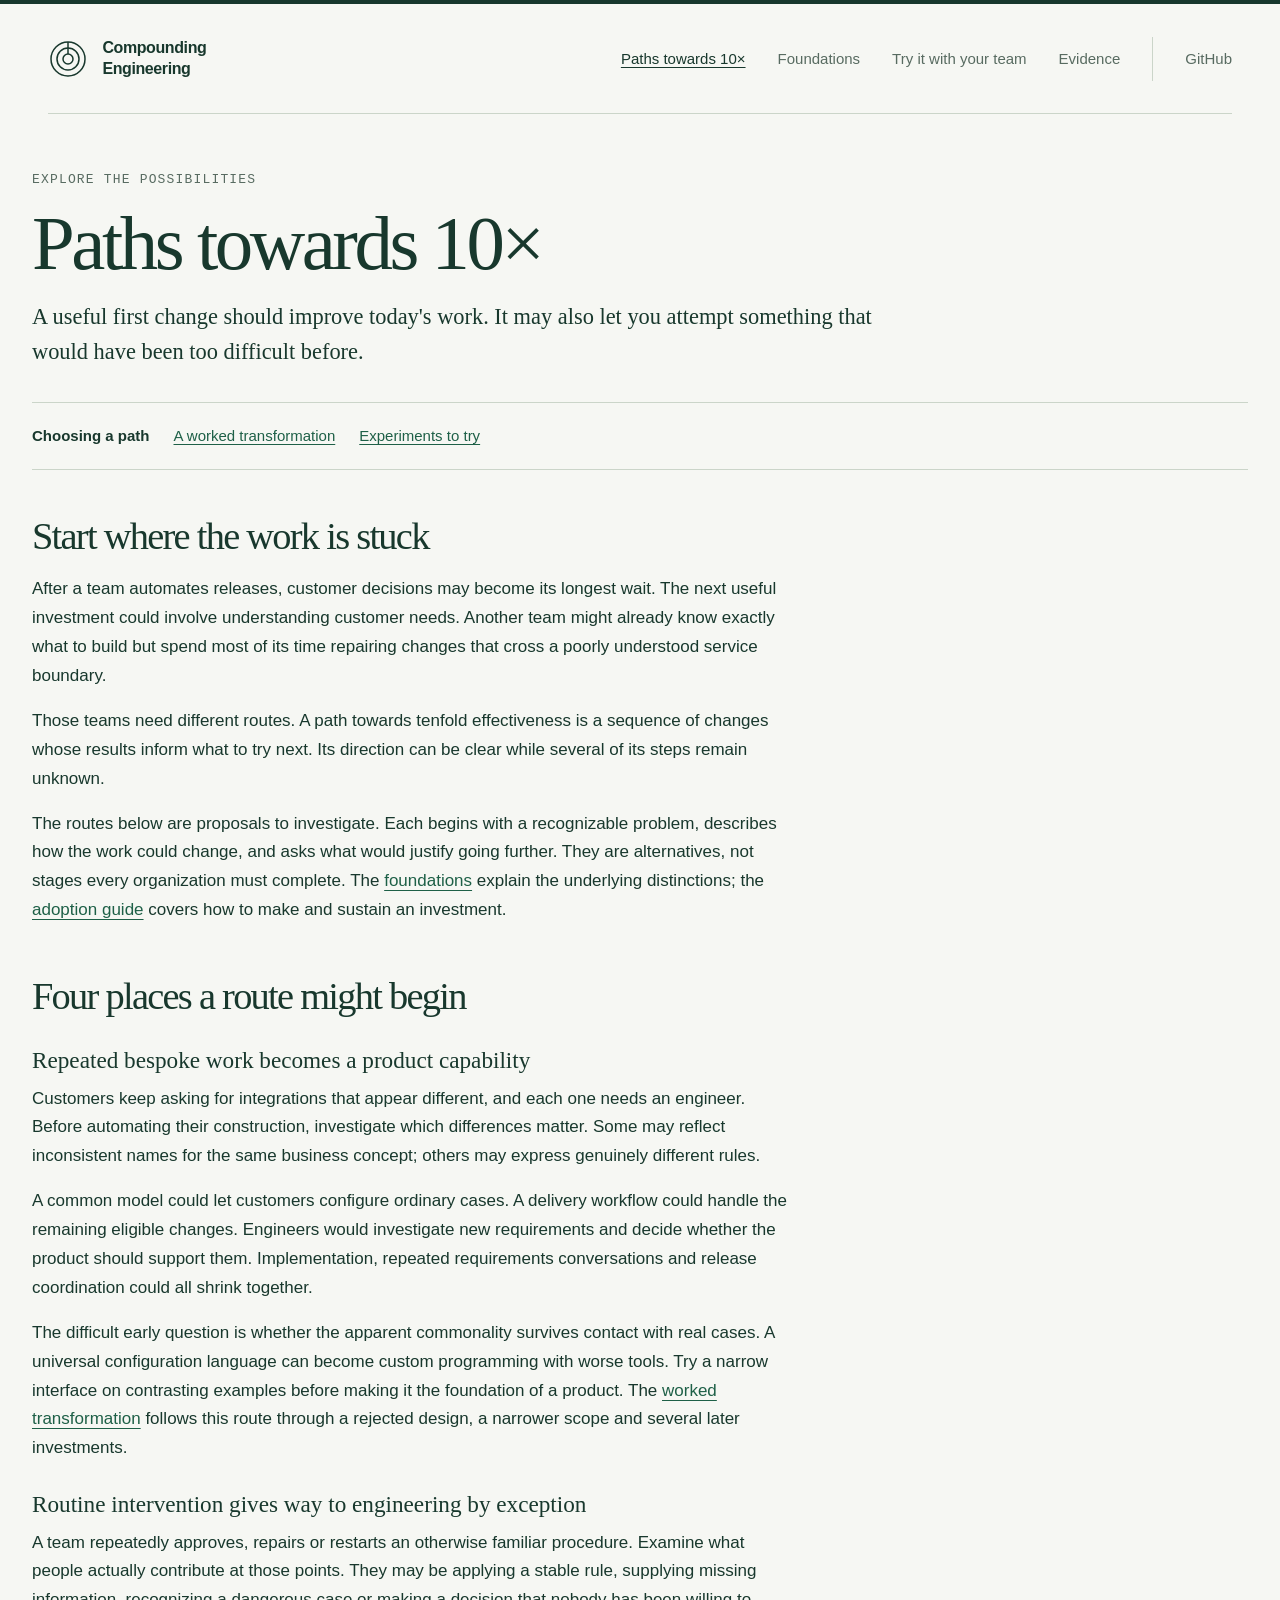
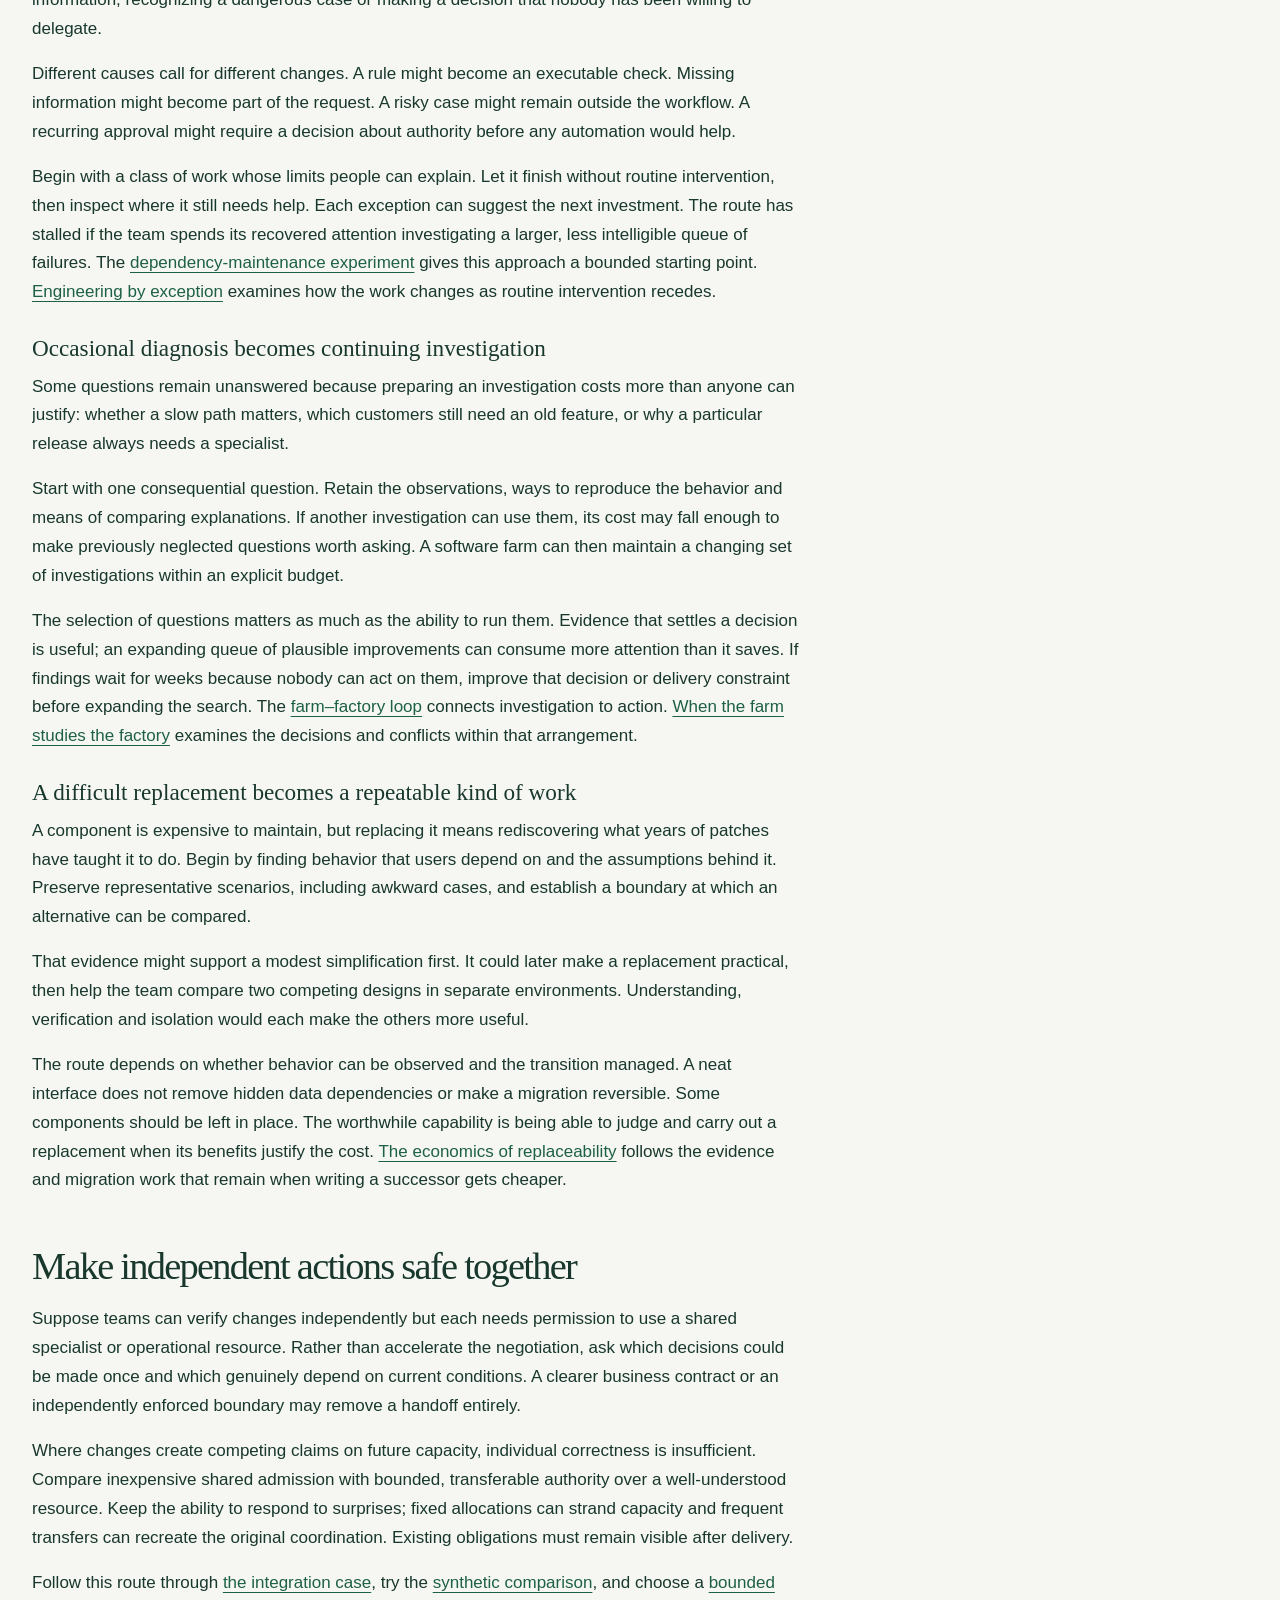
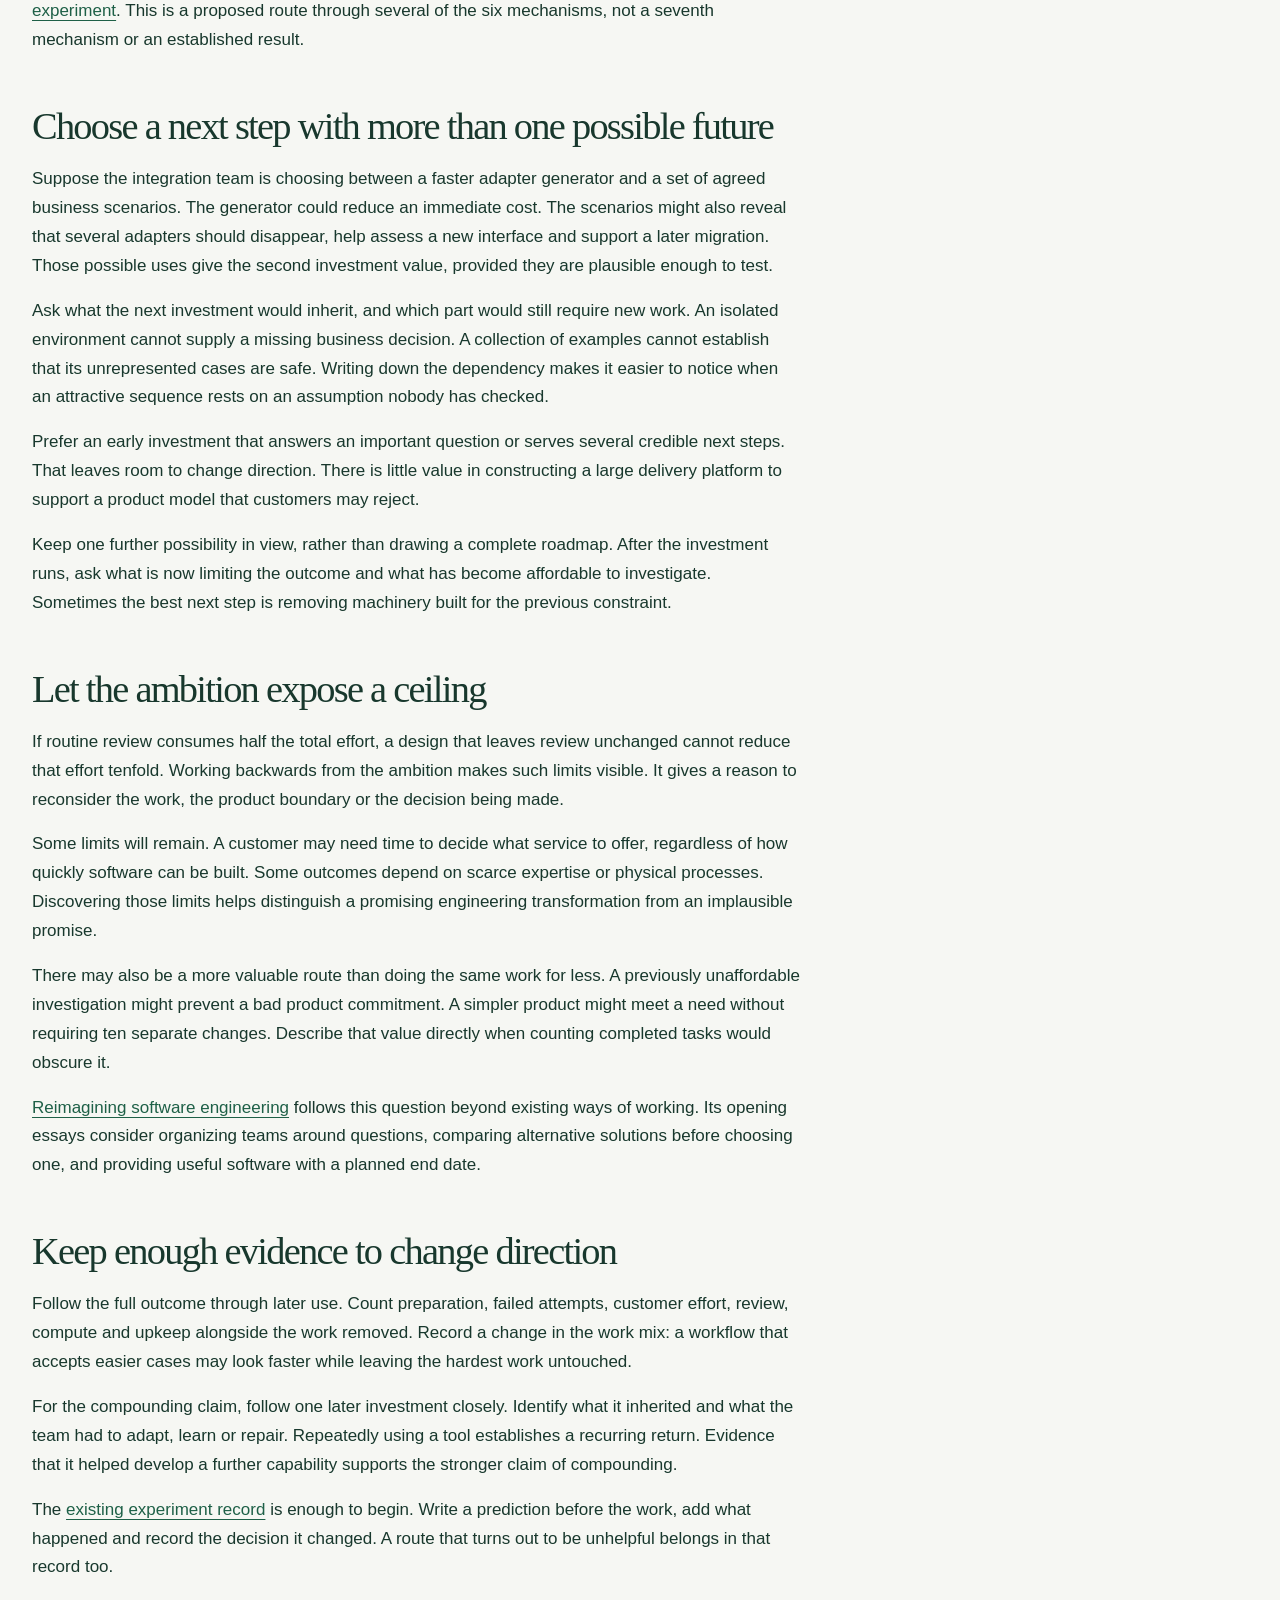
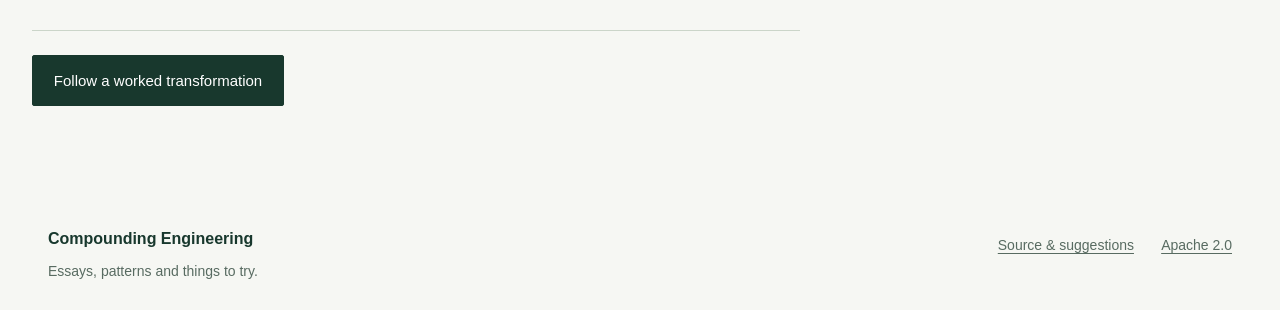
<file: paths/index.html>
<!doctype html>
<html lang="en">
<head>
  <meta charset="utf-8">
  <meta name="viewport" content="width=device-width, initial-scale=1">
  <meta name="theme-color" content="#18382d">
  <title>Paths towards 10× — Compounding Engineering</title>
  <meta name="description" content="Explore practical routes towards tenfold engineering effectiveness: remove recurring work, delegate established decisions and use each investment to make further change possible.">
  <link rel="canonical" href="https://grove.github.io/compounding-engineering/paths/">
  <link rel="icon" type="image/svg+xml" href="../assets/favicon.svg">
  <link rel="stylesheet" href="../assets/styles.css?v=20261128">
  <link rel="stylesheet" href="../assets/adoption.css">
</head>
<body>
  <a class="skip-link" href="#main">Skip to content</a>
  <header class="masthead">
    <div class="shell header-inner">
      <a class="brand" href="../" aria-label="Compounding Engineering home"><svg class="brand-mark" viewBox="0 0 40 40" width="40" height="40" aria-hidden="true"><circle cx="20" cy="20" r="17"/><circle cx="20" cy="20" r="11"/><circle cx="20" cy="20" r="5"/><path d="M20 3v12"/></svg><span>Compounding<br>Engineering</span></a>
      <nav class="main-nav" aria-label="Main navigation"><a href="../paths/" aria-current="page">Paths towards 10×</a><a href="../foundations.html">Foundations</a><a href="../adoption/">Try it with your team</a><a href="../evidence.html">Evidence</a></nav>
      <a class="header-source" href="https://github.com/grove/compounding-engineering">GitHub</a>
    </div>
  </header>
  <main id="main" class="adoption-page" tabindex="-1">
    <header>
      <p class="eyebrow">Explore the possibilities</p>
      <h1>Paths towards 10×</h1>
      <p class="intro">A useful first change should improve today's work. It may also let you attempt something that would have been too difficult before.</p>
    </header>
    <nav class="adoption-nav" aria-label="Paths towards 10×">
      <a href="./" aria-current="page">Choosing a path</a>
      <a href="customer-integrations.html">A worked transformation</a>
      <a href="../adoption/experiments.html">Experiments to try</a>
    </nav>
    <article class="adoption-body">
      <section id="starting-point">
        <h2>Start where the work is stuck</h2>
        <p>After a team automates releases, customer decisions may become its longest wait. The next useful investment could involve understanding customer needs. Another team might already know exactly what to build but spend most of its time repairing changes that cross a poorly understood service boundary.</p>
        <p>Those teams need different routes. A path towards tenfold effectiveness is a sequence of changes whose results inform what to try next. Its direction can be clear while several of its steps remain unknown.</p>
        <p>The routes below are proposals to investigate. Each begins with a recognizable problem, describes how the work could change, and asks what would justify going further. They are alternatives, not stages every organization must complete. The <a href="../foundations.html">foundations</a> explain the underlying distinctions; the <a href="../adoption/">adoption guide</a> covers how to make and sustain an investment.</p>
      </section>
      <section id="routes">
        <h2>Four places a route might begin</h2>
        <h3>Repeated bespoke work becomes a product capability</h3>
        <p>Customers keep asking for integrations that appear different, and each one needs an engineer. Before automating their construction, investigate which differences matter. Some may reflect inconsistent names for the same business concept; others may express genuinely different rules.</p>
        <p>A common model could let customers configure ordinary cases. A delivery workflow could handle the remaining eligible changes. Engineers would investigate new requirements and decide whether the product should support them. Implementation, repeated requirements conversations and release coordination could all shrink together.</p>
        <p>The difficult early question is whether the apparent commonality survives contact with real cases. A universal configuration language can become custom programming with worse tools. Try a narrow interface on contrasting examples before making it the foundation of a product. The <a href="customer-integrations.html">worked transformation</a> follows this route through a rejected design, a narrower scope and several later investments.</p>

        <h3>Routine intervention gives way to engineering by exception</h3>
        <p>A team repeatedly approves, repairs or restarts an otherwise familiar procedure. Examine what people actually contribute at those points. They may be applying a stable rule, supplying missing information, recognizing a dangerous case or making a decision that nobody has been willing to delegate.</p>
        <p>Different causes call for different changes. A rule might become an executable check. Missing information might become part of the request. A risky case might remain outside the workflow. A recurring approval might require a decision about authority before any automation would help.</p>
        <p>Begin with a class of work whose limits people can explain. Let it finish without routine intervention, then inspect where it still needs help. Each exception can suggest the next investment. The route has stalled if the team spends its recovered attention investigating a larger, less intelligible queue of failures. The <a href="../adoption/experiments.html#candidate-experiments">dependency-maintenance experiment</a> gives this approach a bounded starting point. <a href="https://grove.github.io/engineering-that-compounds/essays/engineering-by-exception.html">Engineering by exception</a> examines how the work changes as routine intervention recedes.</p>

        <h3>Occasional diagnosis becomes continuing investigation</h3>
        <p>Some questions remain unanswered because preparing an investigation costs more than anyone can justify: whether a slow path matters, which customers still need an old feature, or why a particular release always needs a specialist.</p>
        <p>Start with one consequential question. Retain the observations, ways to reproduce the behavior and means of comparing explanations. If another investigation can use them, its cost may fall enough to make previously neglected questions worth asking. A software farm can then maintain a changing set of investigations within an explicit budget.</p>
        <p>The selection of questions matters as much as the ability to run them. Evidence that settles a decision is useful; an expanding queue of plausible improvements can consume more attention than it saves. If findings wait for weeks because nobody can act on them, improve that decision or delivery constraint before expanding the search. The <a href="../adoption/experiments.html#operating-loop">farm–factory loop</a> connects investigation to action. <a href="https://grove.github.io/engineering-that-compounds/essays/when-the-farm-studies-the-factory.html">When the farm studies the factory</a> examines the decisions and conflicts within that arrangement.</p>

        <h3>A difficult replacement becomes a repeatable kind of work</h3>
        <p>A component is expensive to maintain, but replacing it means rediscovering what years of patches have taught it to do. Begin by finding behavior that users depend on and the assumptions behind it. Preserve representative scenarios, including awkward cases, and establish a boundary at which an alternative can be compared.</p>
        <p>That evidence might support a modest simplification first. It could later make a replacement practical, then help the team compare two competing designs in separate environments. Understanding, verification and isolation would each make the others more useful.</p>
        <p>The route depends on whether behavior can be observed and the transition managed. A neat interface does not remove hidden data dependencies or make a migration reversible. Some components should be left in place. The worthwhile capability is being able to judge and carry out a replacement when its benefits justify the cost. <a href="https://grove.github.io/software-that-improves-with-age/essays/the-economics-of-replaceability.html">The economics of replaceability</a> follows the evidence and migration work that remain when writing a successor gets cheaper.</p>
      </section>
      <section id="coordination">
        <h2>Make independent actions safe together</h2>
        <p>Suppose teams can verify changes independently but each needs permission to use a shared specialist or operational resource. Rather than accelerate the negotiation, ask which decisions could be made once and which genuinely depend on current conditions. A clearer business contract or an independently enforced boundary may remove a handoff entirely.</p>
        <p>Where changes create competing claims on future capacity, individual correctness is insufficient. Compare inexpensive shared admission with bounded, transferable authority over a well-understood resource. Keep the ability to respond to surprises; fixed allocations can strand capacity and frequent transfers can recreate the original coordination. Existing obligations must remain visible after delivery.</p>
        <p>Follow this route through <a href="customer-integrations.html#shared-capacity">the integration case</a>, try the <a href="../examples/coordination-avoidance.html">synthetic comparison</a>, and choose a <a href="../adoption/experiments.html#coordination-experiment">bounded experiment</a>. This is a proposed route through several of the six mechanisms, not a seventh mechanism or an established result.</p>
      </section>
      <section id="next-step">
        <h2>Choose a next step with more than one possible future</h2>
        <p>Suppose the integration team is choosing between a faster adapter generator and a set of agreed business scenarios. The generator could reduce an immediate cost. The scenarios might also reveal that several adapters should disappear, help assess a new interface and support a later migration. Those possible uses give the second investment value, provided they are plausible enough to test.</p>
        <p>Ask what the next investment would inherit, and which part would still require new work. An isolated environment cannot supply a missing business decision. A collection of examples cannot establish that its unrepresented cases are safe. Writing down the dependency makes it easier to notice when an attractive sequence rests on an assumption nobody has checked.</p>
        <p>Prefer an early investment that answers an important question or serves several credible next steps. That leaves room to change direction. There is little value in constructing a large delivery platform to support a product model that customers may reject.</p>
        <p>Keep one further possibility in view, rather than drawing a complete roadmap. After the investment runs, ask what is now limiting the outcome and what has become affordable to investigate. Sometimes the best next step is removing machinery built for the previous constraint.</p>
      </section>
      <section id="ambition">
        <h2>Let the ambition expose a ceiling</h2>
        <p>If routine review consumes half the total effort, a design that leaves review unchanged cannot reduce that effort tenfold. Working backwards from the ambition makes such limits visible. It gives a reason to reconsider the work, the product boundary or the decision being made.</p>
        <p>Some limits will remain. A customer may need time to decide what service to offer, regardless of how quickly software can be built. Some outcomes depend on scarce expertise or physical processes. Discovering those limits helps distinguish a promising engineering transformation from an implausible promise.</p>
        <p>There may also be a more valuable route than doing the same work for less. A previously unaffordable investigation might prevent a bad product commitment. A simpler product might meet a need without requiring ten separate changes. Describe that value directly when counting completed tasks would obscure it.</p>
        <p><a href="https://grove.github.io/reimagining-software-engineering/">Reimagining software engineering</a> follows this question beyond existing ways of working. Its opening essays consider organizing teams around questions, comparing alternative solutions before choosing one, and providing useful software with a planned end date.</p>
      </section>
      <section id="evidence">
        <h2>Keep enough evidence to change direction</h2>
        <p>Follow the full outcome through later use. Count preparation, failed attempts, customer effort, review, compute and upkeep alongside the work removed. Record a change in the work mix: a workflow that accepts easier cases may look faster while leaving the hardest work untouched.</p>
        <p>For the compounding claim, follow one later investment closely. Identify what it inherited and what the team had to adapt, learn or repair. Repeatedly using a tool establishes a recurring return. Evidence that it helped develop a further capability supports the stronger claim of compounding.</p>
        <p>The <a href="../adoption/experiments.html#evidence-record">existing experiment record</a> is enough to begin. Write a prediction before the work, add what happened and record the decision it changed. A route that turns out to be unhelpful belongs in that record too.</p>
      </section>
      <p class="next-page"><a class="button" href="customer-integrations.html">Follow a worked transformation</a></p>
    </article>
  </main>
  <footer class="site-footer"><div class="shell footer-inner"><div><a class="footer-brand" href="../">Compounding Engineering</a><p>Essays, patterns and things to try.</p></div><nav aria-label="About this project"><a href="https://github.com/grove/compounding-engineering">Source &amp; suggestions</a><a href="https://github.com/grove/compounding-engineering/blob/main/LICENSE">Apache 2.0</a></nav></div></footer>
</body>
</html>
</file>
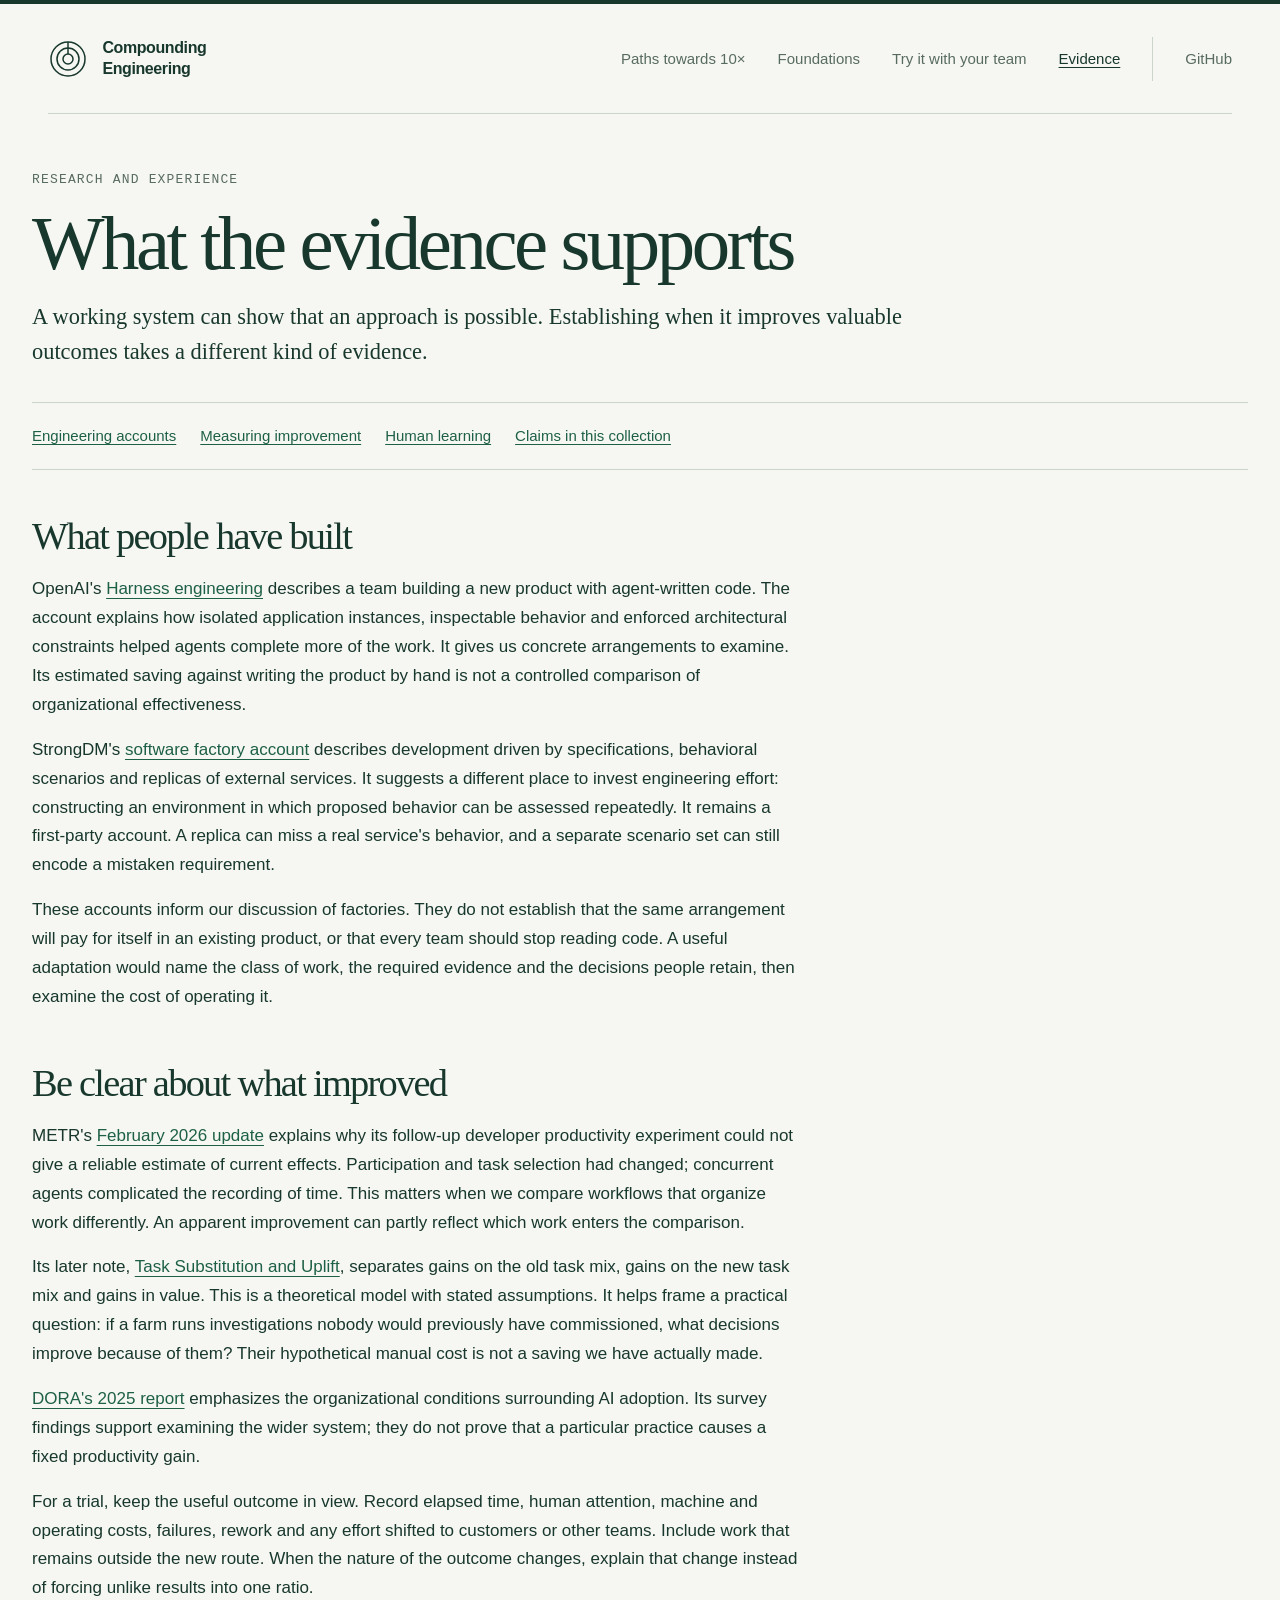
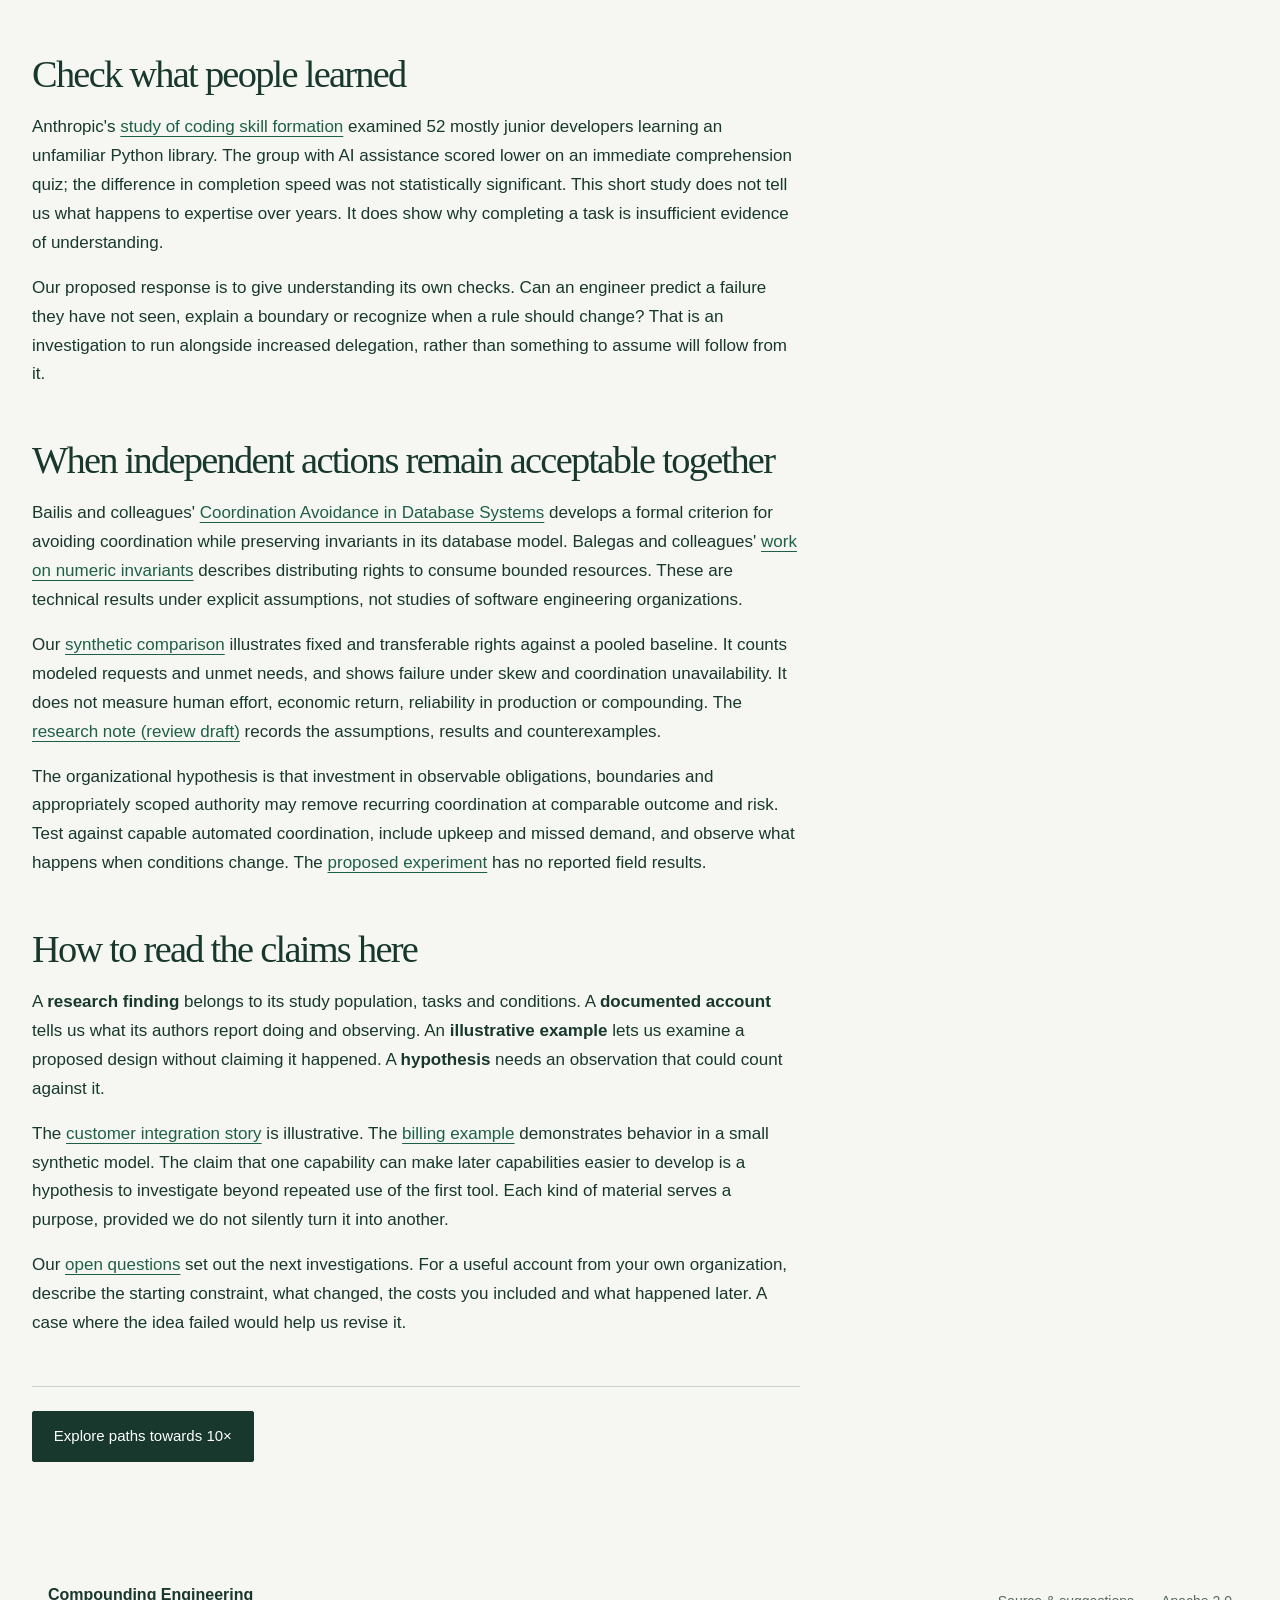
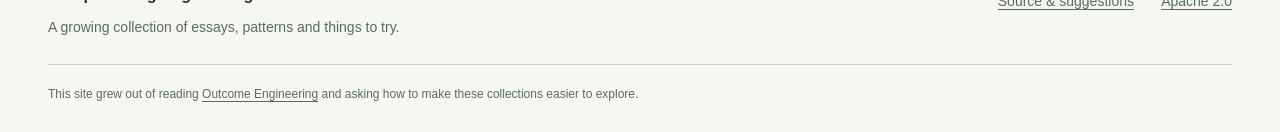
<file: evidence.html>
<!doctype html>
<html lang="en">
<head>
  <meta charset="utf-8">
  <meta name="viewport" content="width=device-width, initial-scale=1">
  <meta name="theme-color" content="#18382d">
  <title>What the evidence supports — Compounding Engineering</title>
  <meta name="description" content="Research and published engineering accounts behind the collection, with the questions they help answer and the limits of their claims.">
  <link rel="canonical" href="https://grove.github.io/compounding-engineering/evidence.html">
  <meta property="og:type" content="website">
  <meta property="og:title" content="What the evidence supports">
  <meta property="og:description" content="Research and published engineering accounts behind the collection, with the questions they help answer and the limits of their claims.">
  <meta property="og:url" content="https://grove.github.io/compounding-engineering/evidence.html">
  <link rel="icon" type="image/svg+xml" href="assets/favicon.svg">
  <link rel="stylesheet" href="assets/styles.css?v=20261128">
  <link rel="stylesheet" href="assets/adoption.css">
</head>
<body>
  <a class="skip-link" href="#main">Skip to content</a>
  <header class="masthead">
    <div class="shell header-inner">
      <a class="brand" href="./" aria-label="Compounding Engineering home"><svg class="brand-mark" viewBox="0 0 40 40" width="40" height="40" aria-hidden="true"><circle cx="20" cy="20" r="17"/><circle cx="20" cy="20" r="11"/><circle cx="20" cy="20" r="5"/><path d="M20 3v12"/></svg><span>Compounding<br>Engineering</span></a>
      <nav class="main-nav" aria-label="Main navigation"><a href="paths/">Paths towards 10×</a><a href="foundations.html">Foundations</a><a href="adoption/">Try it with your team</a><a href="evidence.html" aria-current="page">Evidence</a></nav>
      <a class="header-source" href="https://github.com/grove/compounding-engineering">GitHub</a>
    </div>
  </header>
  <main id="main" class="adoption-page" tabindex="-1">
    <header><p class="eyebrow">Research and experience</p><h1>What the evidence supports</h1><p class="intro">A working system can show that an approach is possible. Establishing when it improves valuable outcomes takes a different kind of evidence.</p></header>
    <nav class="adoption-nav" aria-label="On this page"><a href="#accounts">Engineering accounts</a><a href="#measurement">Measuring improvement</a><a href="#learning">Human learning</a><a href="#our-claims">Claims in this collection</a></nav>
    <article class="adoption-body">
      <section id="accounts">
        <h2>What people have built</h2>
        <p>OpenAI's <a href="https://openai.com/index/harness-engineering/">Harness engineering</a> describes a team building a new product with agent-written code. The account explains how isolated application instances, inspectable behavior and enforced architectural constraints helped agents complete more of the work. It gives us concrete arrangements to examine. Its estimated saving against writing the product by hand is not a controlled comparison of organizational effectiveness.</p>
        <p>StrongDM's <a href="https://factory.strongdm.ai/">software factory account</a> describes development driven by specifications, behavioral scenarios and replicas of external services. It suggests a different place to invest engineering effort: constructing an environment in which proposed behavior can be assessed repeatedly. It remains a first-party account. A replica can miss a real service's behavior, and a separate scenario set can still encode a mistaken requirement.</p>
        <p>These accounts inform our discussion of factories. They do not establish that the same arrangement will pay for itself in an existing product, or that every team should stop reading code. A useful adaptation would name the class of work, the required evidence and the decisions people retain, then examine the cost of operating it.</p>
      </section>
      <section id="measurement">
        <h2>Be clear about what improved</h2>
        <p>METR's <a href="https://metr.org/blog/2026-02-24-uplift-update/">February 2026 update</a> explains why its follow-up developer productivity experiment could not give a reliable estimate of current effects. Participation and task selection had changed; concurrent agents complicated the recording of time. This matters when we compare workflows that organize work differently. An apparent improvement can partly reflect which work enters the comparison.</p>
        <p>Its later note, <a href="https://metr.org/blog/2026-05-08-task-substitution-and-uplift/">Task Substitution and Uplift</a>, separates gains on the old task mix, gains on the new task mix and gains in value. This is a theoretical model with stated assumptions. It helps frame a practical question: if a farm runs investigations nobody would previously have commissioned, what decisions improve because of them? Their hypothetical manual cost is not a saving we have actually made.</p>
        <p><a href="https://dora.dev/research/2025/dora-report/">DORA's 2025 report</a> emphasizes the organizational conditions surrounding AI adoption. Its survey findings support examining the wider system; they do not prove that a particular practice causes a fixed productivity gain.</p>
        <p>For a trial, keep the useful outcome in view. Record elapsed time, human attention, machine and operating costs, failures, rework and any effort shifted to customers or other teams. Include work that remains outside the new route. When the nature of the outcome changes, explain that change instead of forcing unlike results into one ratio.</p>
      </section>
      <section id="learning">
        <h2>Check what people learned</h2>
        <p>Anthropic's <a href="https://www.anthropic.com/research/AI-assistance-coding-skills">study of coding skill formation</a> examined 52 mostly junior developers learning an unfamiliar Python library. The group with AI assistance scored lower on an immediate comprehension quiz; the difference in completion speed was not statistically significant. This short study does not tell us what happens to expertise over years. It does show why completing a task is insufficient evidence of understanding.</p>
        <p>Our proposed response is to give understanding its own checks. Can an engineer predict a failure they have not seen, explain a boundary or recognize when a rule should change? That is an investigation to run alongside increased delegation, rather than something to assume will follow from it.</p>
      </section>
      <section id="coordination-evidence">
        <h2>When independent actions remain acceptable together</h2>
        <p>Bailis and colleagues' <a href="https://www.vldb.org/pvldb/vol8/p185-bailis.pdf">Coordination Avoidance in Database Systems</a> develops a formal criterion for avoiding coordination while preserving invariants in its database model. Balegas and colleagues' <a href="https://perso.lip6.fr/Marc.Shapiro/papers/2015/numeric-invariants-SRDS-2015.pdf">work on numeric invariants</a> describes distributing rights to consume bounded resources. These are technical results under explicit assumptions, not studies of software engineering organizations.</p>
        <p>Our <a href="examples/coordination-avoidance.html">synthetic comparison</a> illustrates fixed and transferable rights against a pooled baseline. It counts modeled requests and unmet needs, and shows failure under skew and coordination unavailability. It does not measure human effort, economic return, reliability in production or compounding. The <a href="https://github.com/grove/reimagining-software-engineering/pull/4">research note (review draft)</a> records the assumptions, results and counterexamples.</p>
        <p>The organizational hypothesis is that investment in observable obligations, boundaries and appropriately scoped authority may remove recurring coordination at comparable outcome and risk. Test against capable automated coordination, include upkeep and missed demand, and observe what happens when conditions change. The <a href="adoption/experiments.html#coordination-experiment">proposed experiment</a> has no reported field results.</p>
      </section>
      <section id="our-claims">
        <h2>How to read the claims here</h2>
        <p>A <strong>research finding</strong> belongs to its study population, tasks and conditions. A <strong>documented account</strong> tells us what its authors report doing and observing. An <strong>illustrative example</strong> lets us examine a proposed design without claiming it happened. A <strong>hypothesis</strong> needs an observation that could count against it.</p>
        <p>The <a href="paths/customer-integrations.html">customer integration story</a> is illustrative. The <a href="examples/two-deliveries-one-payment.html">billing example</a> demonstrates behavior in a small synthetic model. The claim that one capability can make later capabilities easier to develop is a hypothesis to investigate beyond repeated use of the first tool. Each kind of material serves a purpose, provided we do not silently turn it into another.</p>
        <p>Our <a href="https://grove.github.io/engineering-that-compounds/research/open-questions.html">open questions</a> set out the next investigations. For a useful account from your own organization, describe the starting constraint, what changed, the costs you included and what happened later. A case where the idea failed would help us revise it.</p>
      </section>
      <div class="next-page"><a class="button" href="paths/">Explore paths towards 10×</a></div>
    </article>
  </main>
  <footer class="site-footer">
    <div class="shell footer-inner"><div><a class="footer-brand" href="./">Compounding Engineering</a><p>A growing collection of essays, patterns and things to try.</p></div><nav aria-label="About this project"><a href="https://github.com/grove/compounding-engineering">Source &amp; suggestions</a><a href="https://github.com/grove/compounding-engineering/blob/main/LICENSE">Apache 2.0</a></nav></div>
    <div class="shell footer-note">This site grew out of reading <a href="https://www.outcome.engineering/">Outcome Engineering</a> and asking how to make these collections easier to explore.</div>
  </footer>
</body>
</html>
</file>
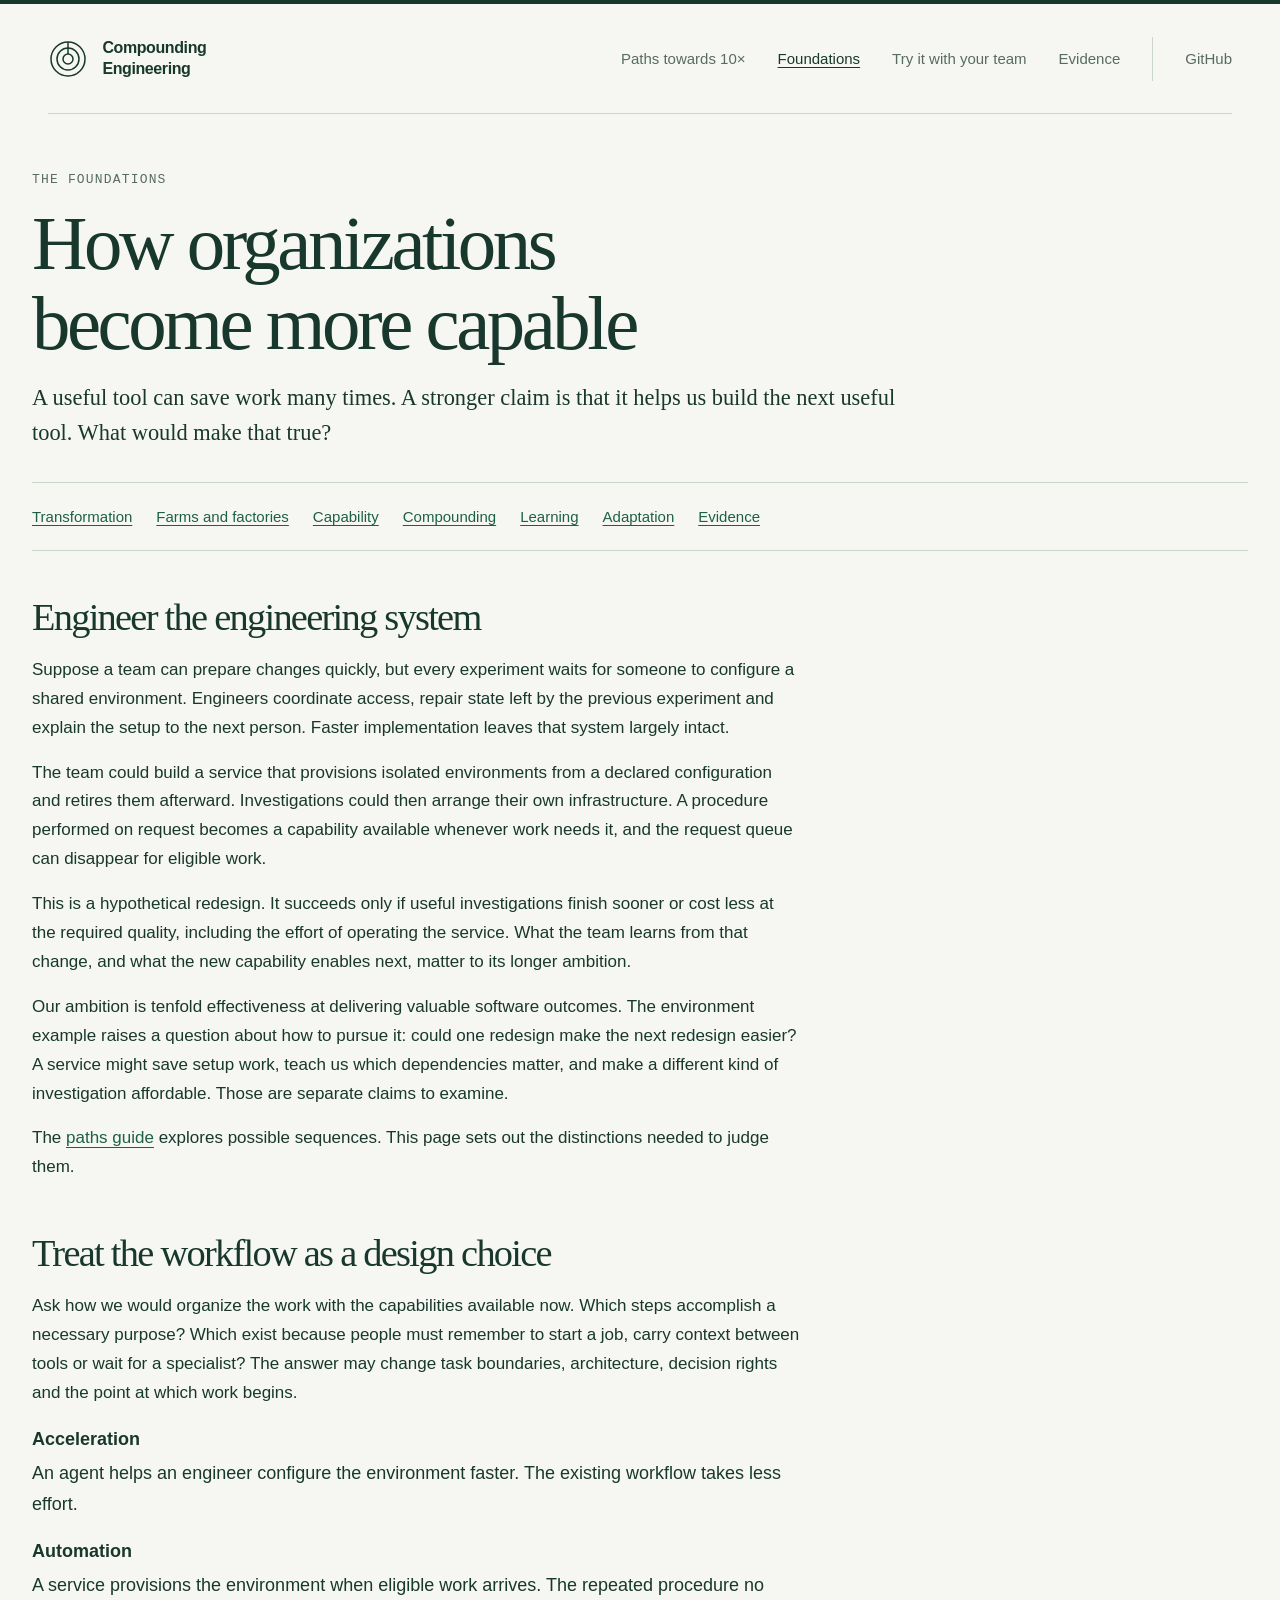
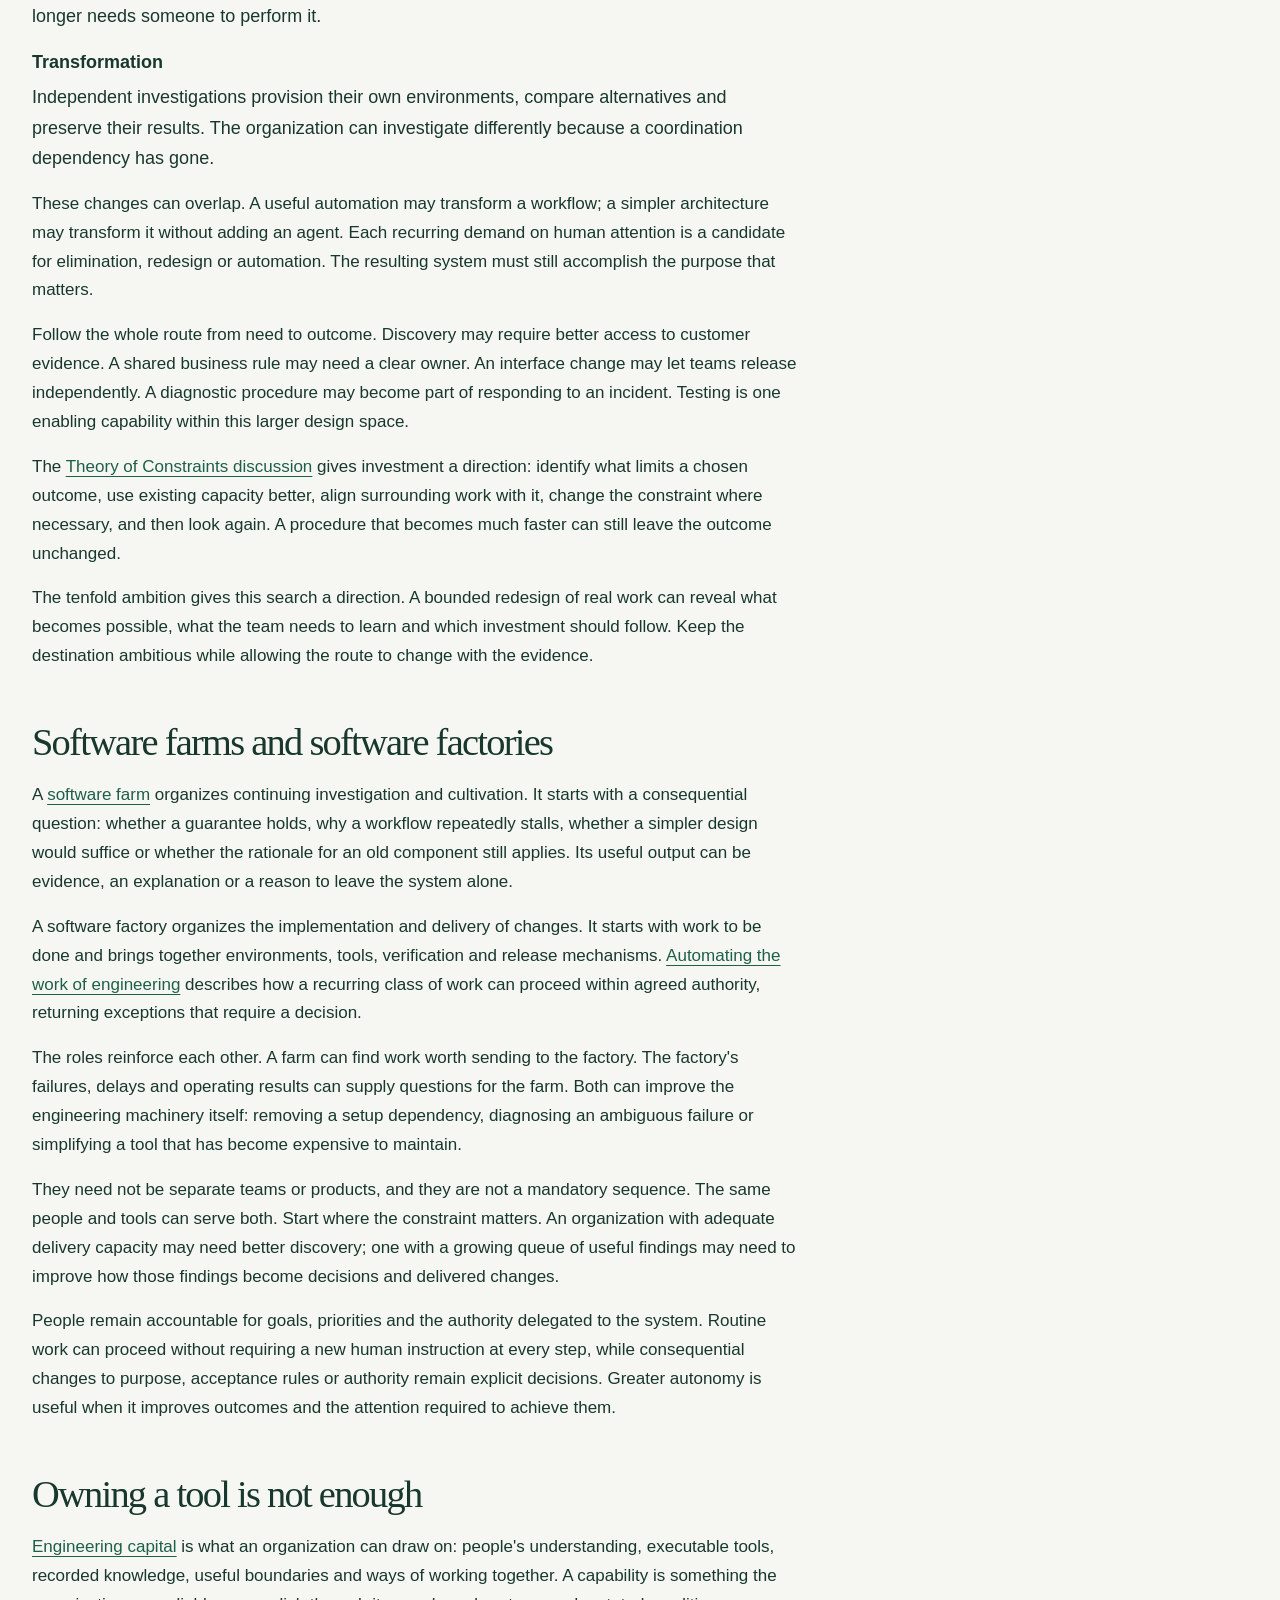
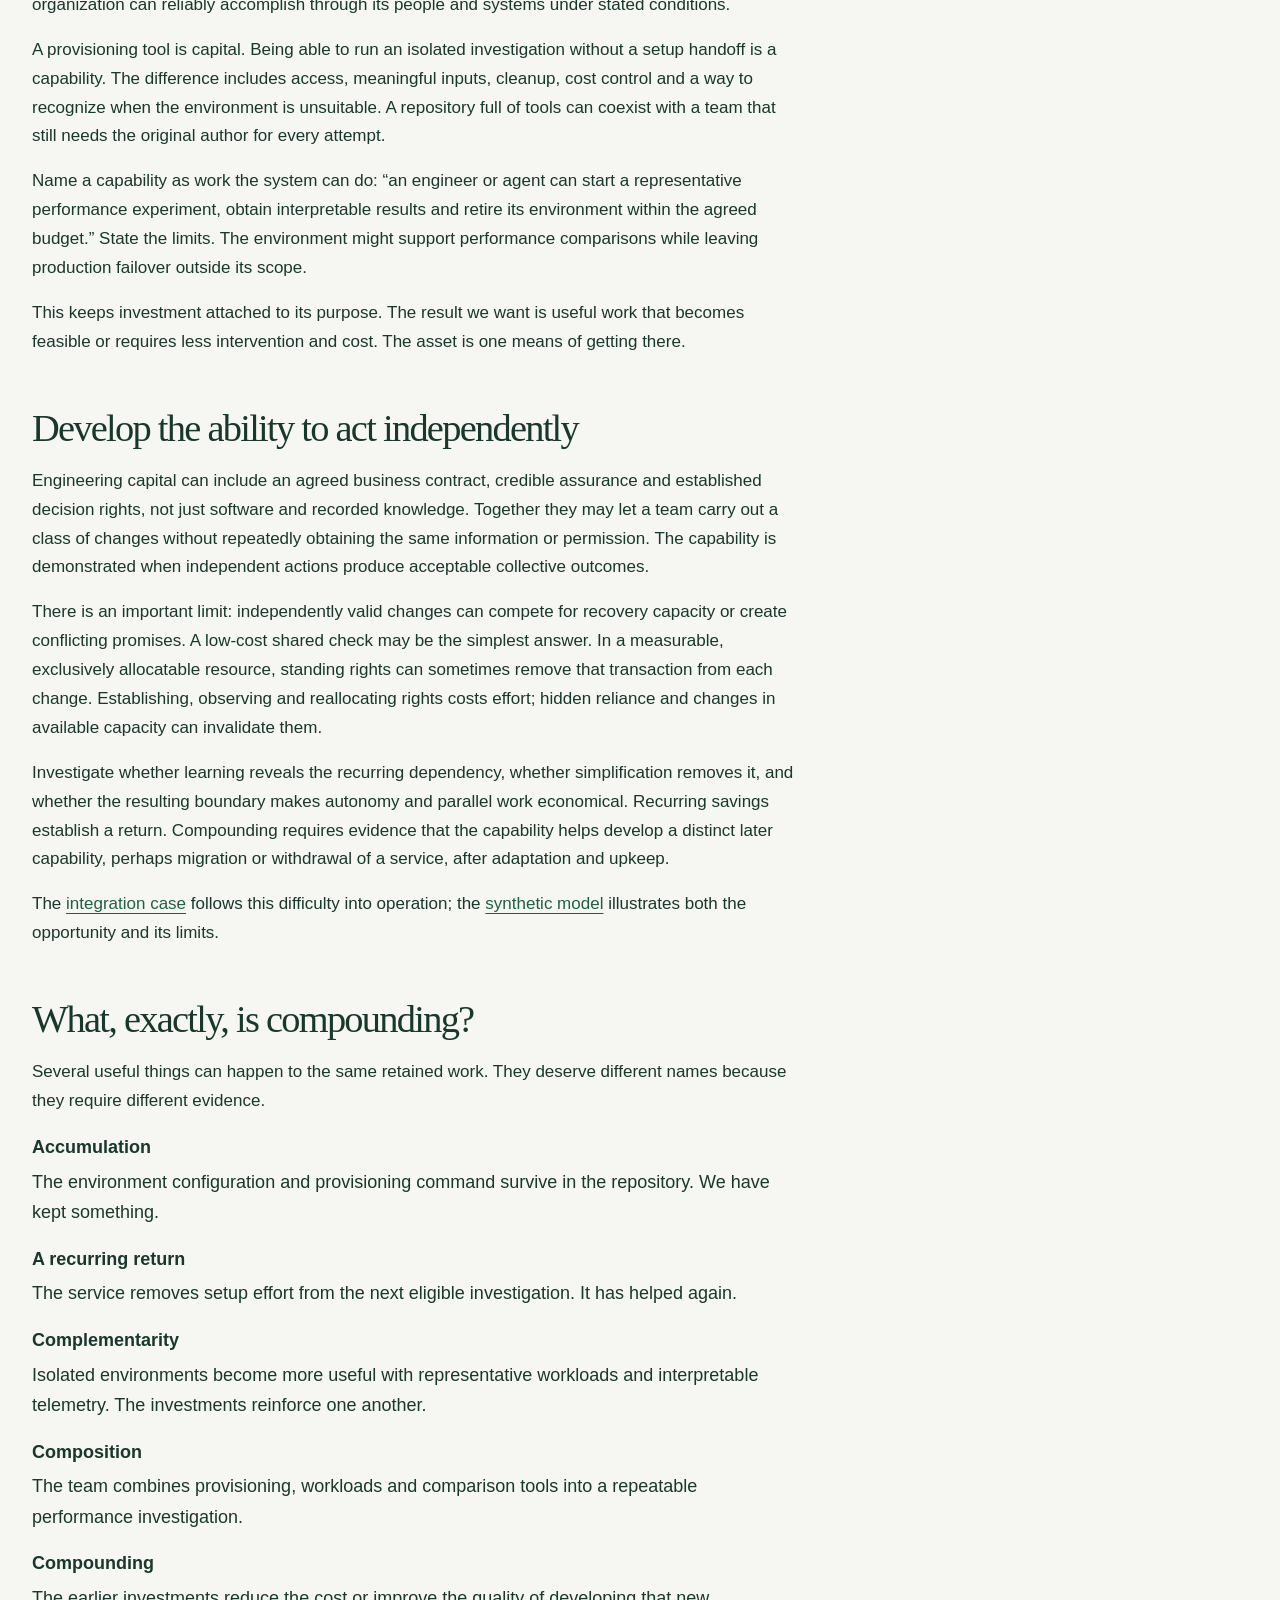
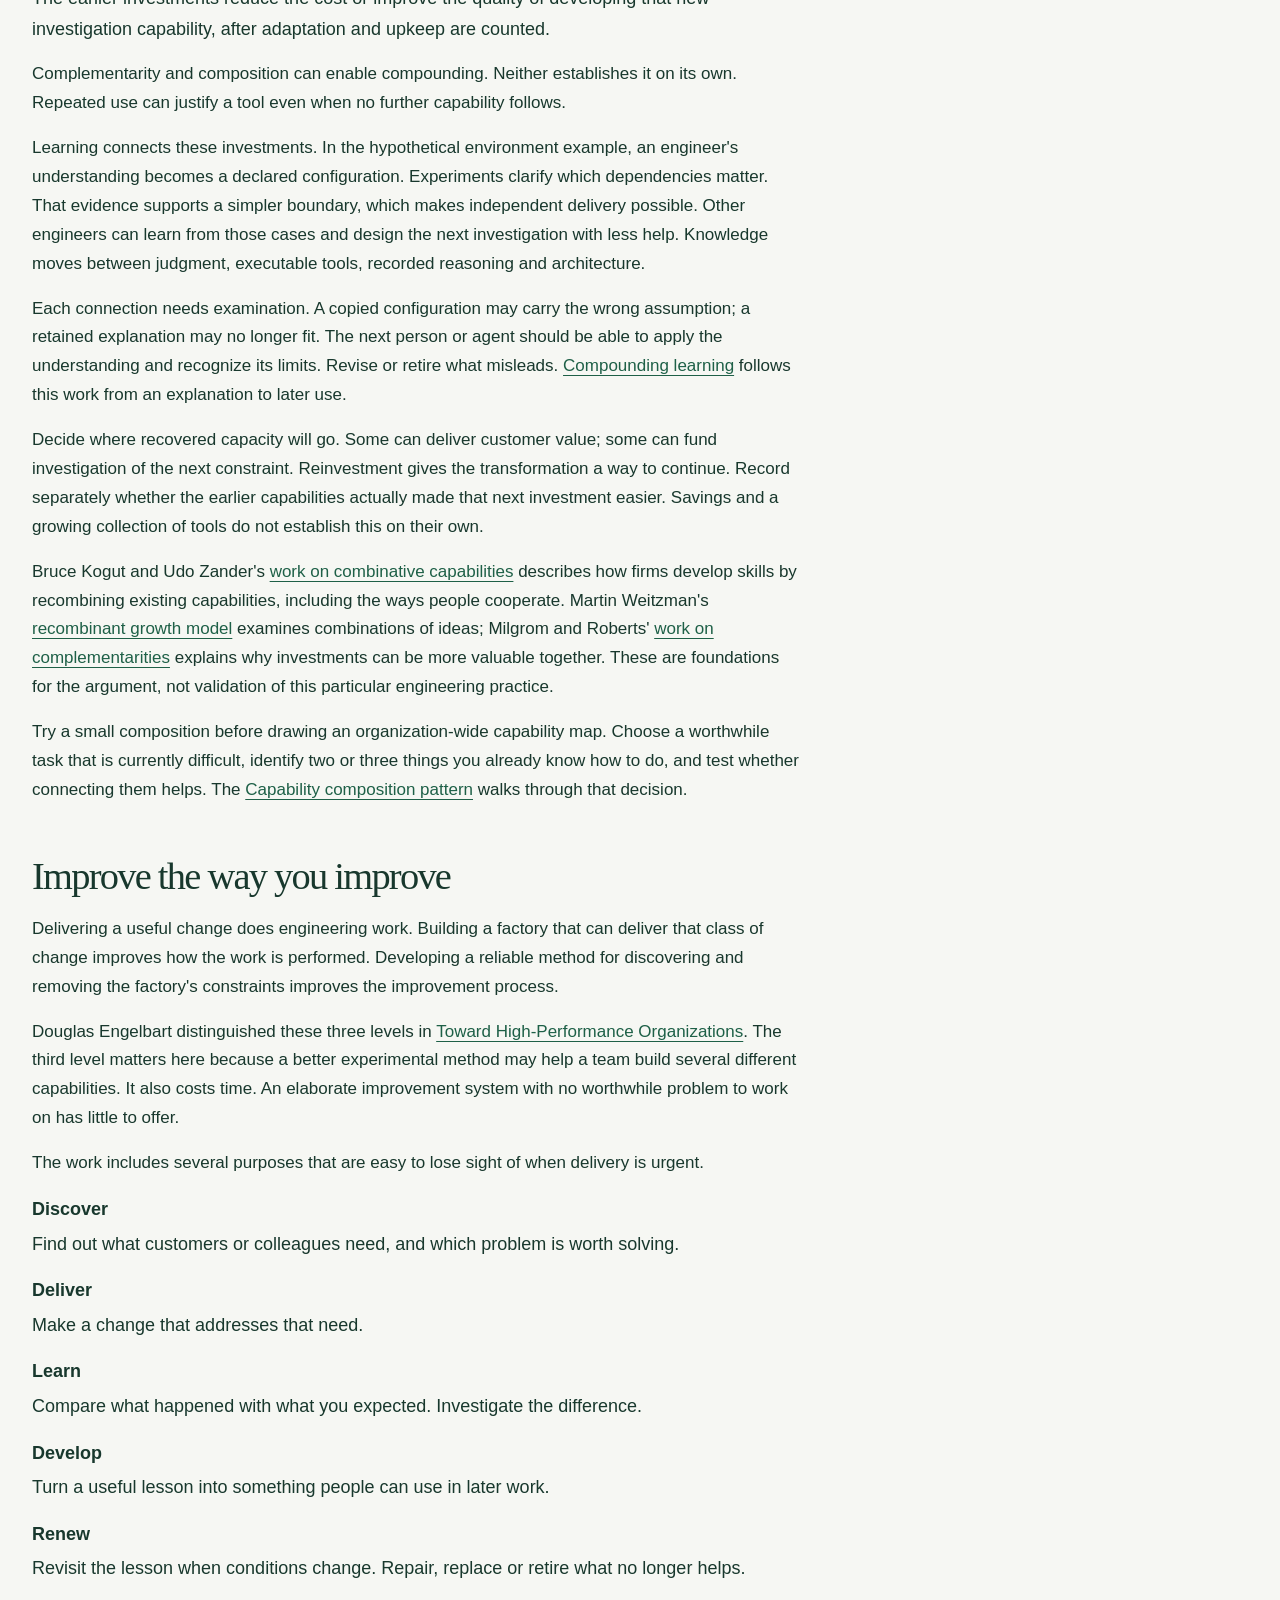
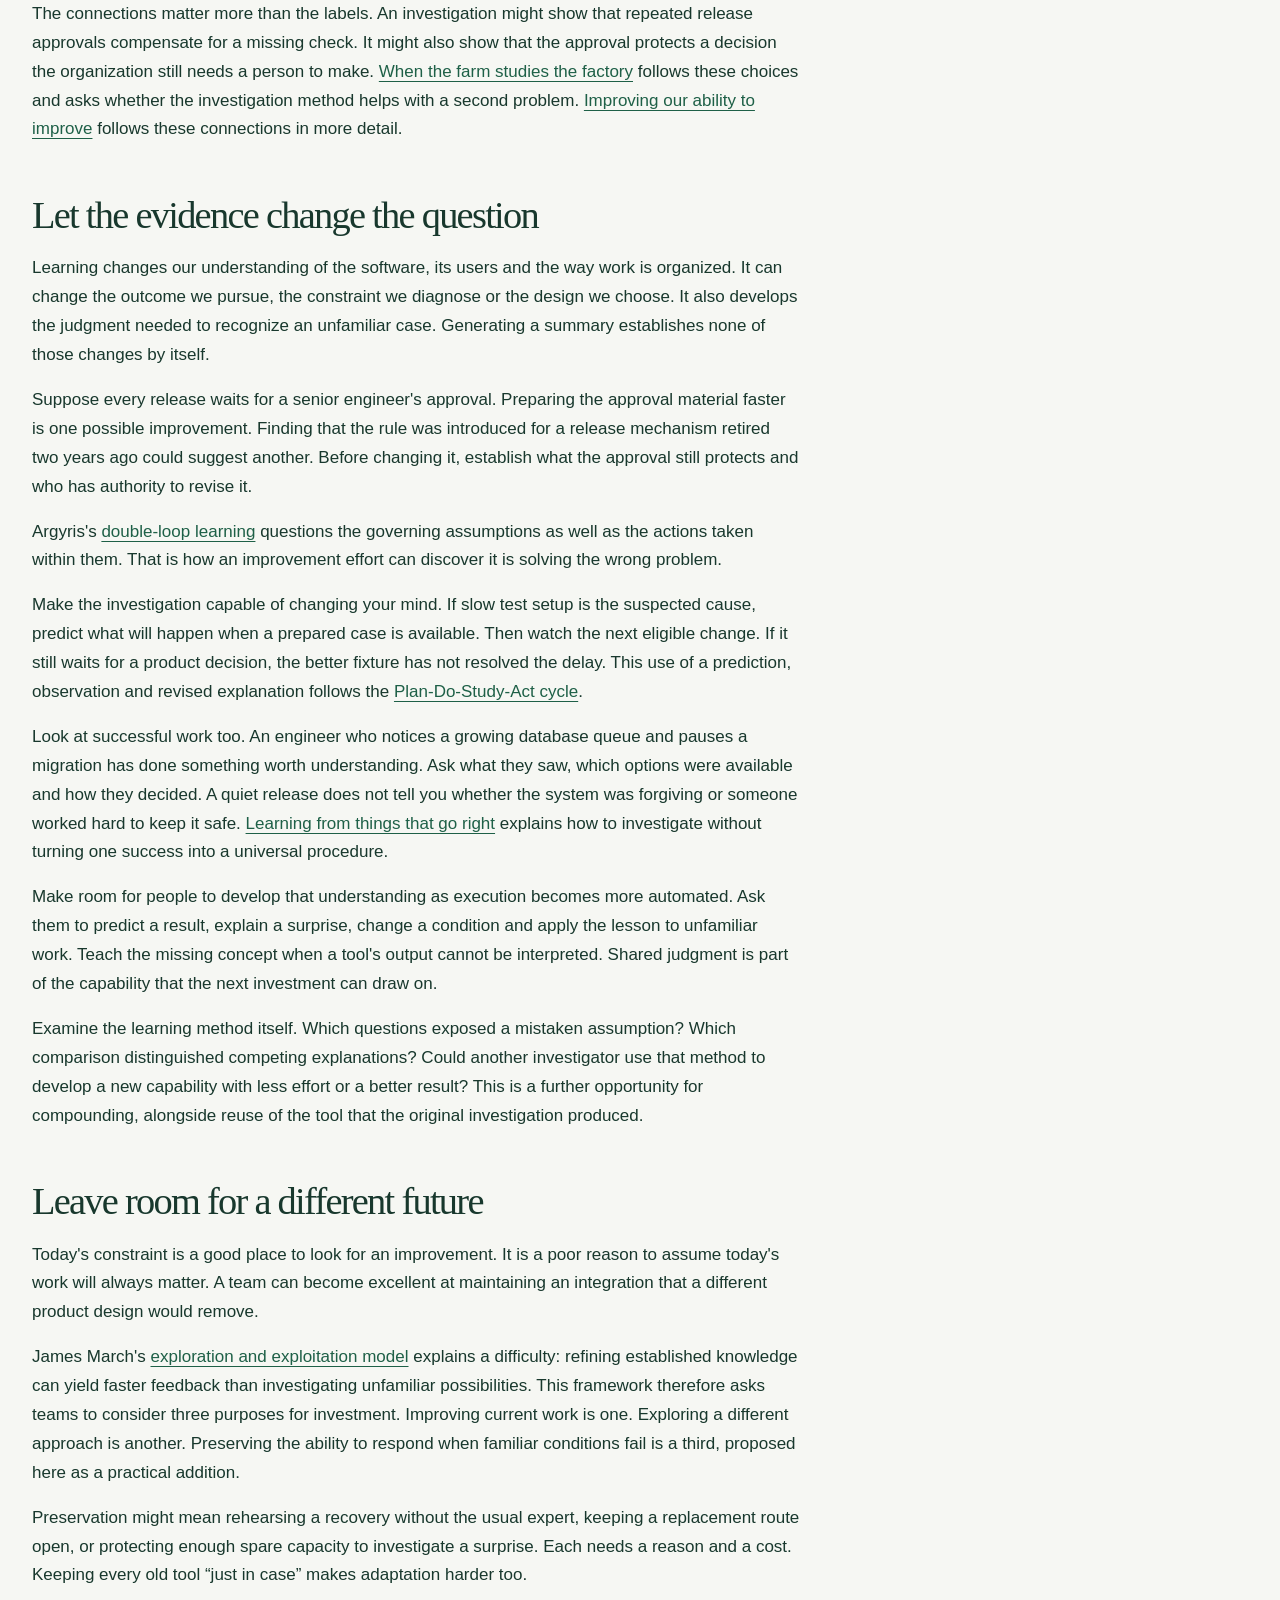
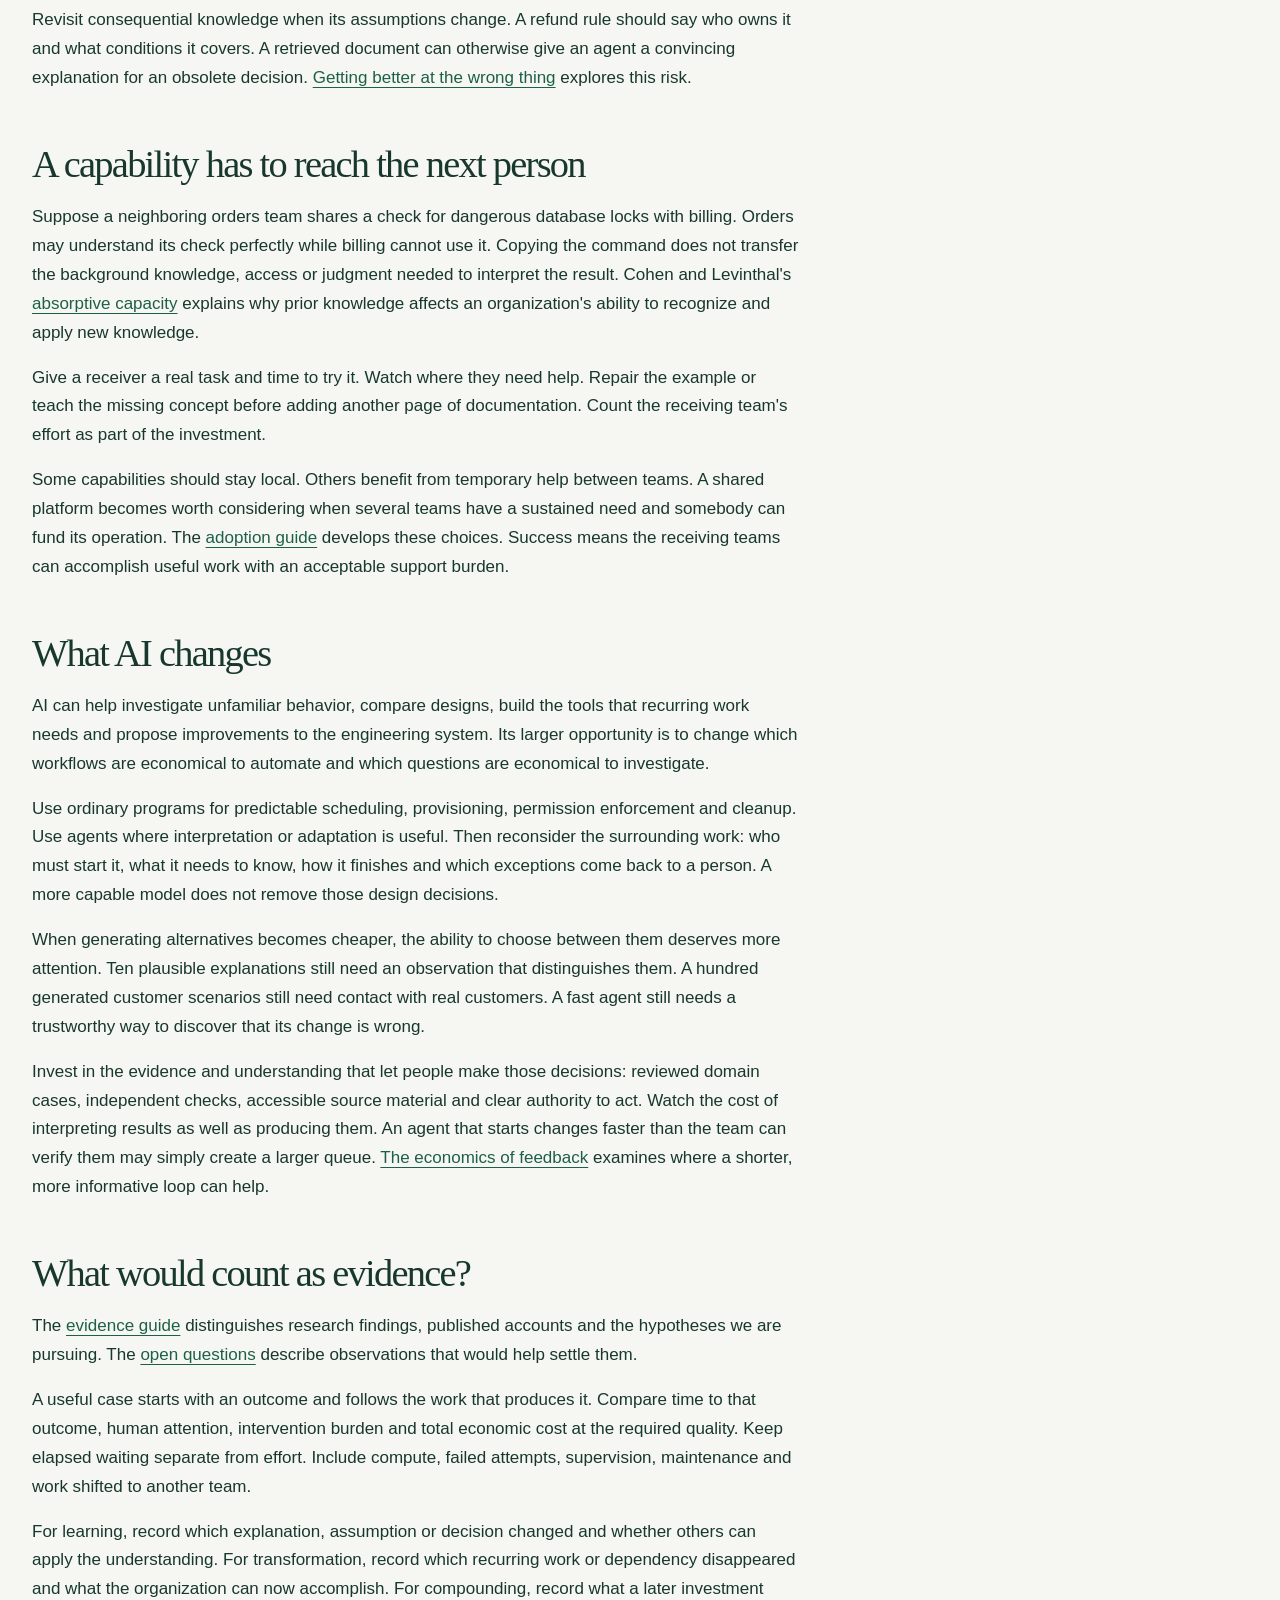
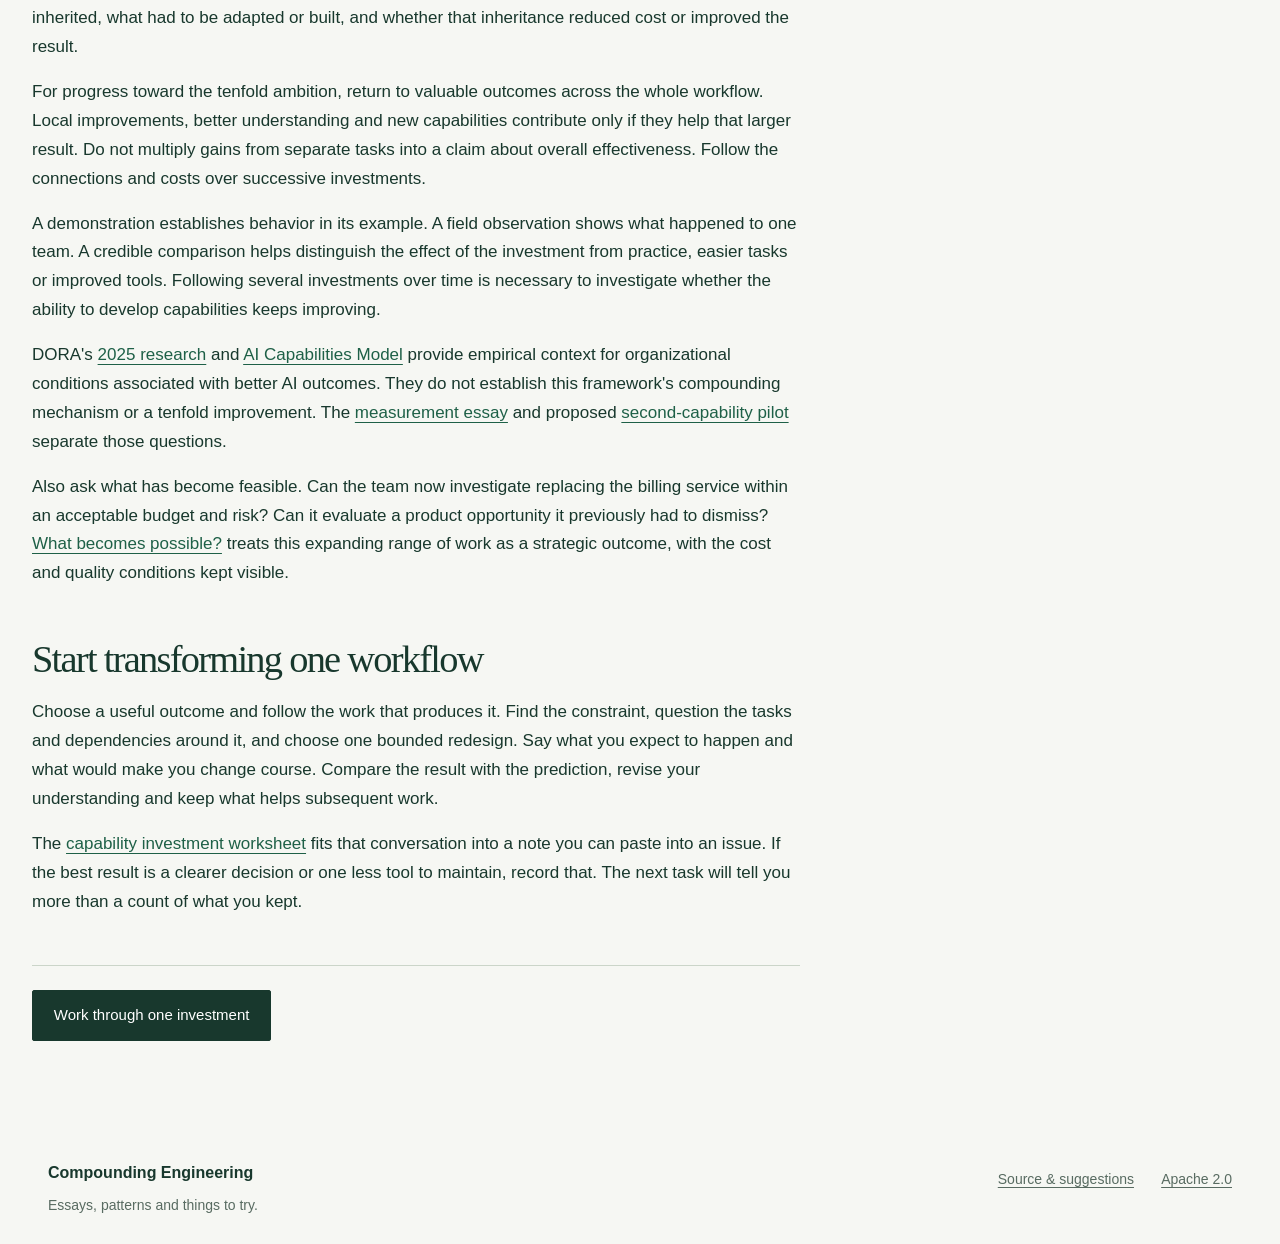
<file: foundations.html>
<!doctype html>
<html lang="en">
<head>
  <meta charset="utf-8">
  <meta name="viewport" content="width=device-width, initial-scale=1">
  <meta name="theme-color" content="#18382d">
  <title>How organizations become more capable — Compounding Engineering</title>
  <meta name="description" content="A route toward tenfold engineering effectiveness: transform how work happens, learn from experience and develop capabilities that make later advances possible.">
  <link rel="canonical" href="https://grove.github.io/compounding-engineering/foundations.html">
  <link rel="icon" type="image/svg+xml" href="assets/favicon.svg">
  <link rel="stylesheet" href="assets/styles.css?v=20261128">
  <link rel="stylesheet" href="assets/adoption.css">
</head>
<body>
  <a class="skip-link" href="#main">Skip to content</a>
  <header class="masthead">
    <div class="shell header-inner">
      <a class="brand" href="./" aria-label="Compounding Engineering home"><svg class="brand-mark" viewBox="0 0 40 40" width="40" height="40" aria-hidden="true"><circle cx="20" cy="20" r="17"/><circle cx="20" cy="20" r="11"/><circle cx="20" cy="20" r="5"/><path d="M20 3v12"/></svg><span>Compounding<br>Engineering</span></a>
      <nav class="main-nav" aria-label="Main navigation"><a href="paths/">Paths towards 10×</a><a href="foundations.html" aria-current="page">Foundations</a><a href="adoption/">Try it with your team</a><a href="evidence.html">Evidence</a></nav>
      <a class="header-source" href="https://github.com/grove/compounding-engineering">GitHub</a>
    </div>
  </header>
  <main id="main" class="adoption-page" tabindex="-1">
    <header><p class="eyebrow">The foundations</p><h1>How organizations<br>become more capable</h1><p class="intro">A useful tool can save work many times. A stronger claim is that it helps us build the next useful tool. What would make that true?</p></header>
    <nav class="adoption-nav" aria-label="On this page"><a href="#transformation">Transformation</a><a href="#operating-models">Farms and factories</a><a href="#capability">Capability</a><a href="#compounding">Compounding</a><a href="#learning">Learning</a><a href="#adaptation">Adaptation</a><a href="#evidence">Evidence</a></nav>
    <article class="adoption-body">
      <section>
        <h2>Engineer the engineering system</h2>
        <p>Suppose a team can prepare changes quickly, but every experiment waits for someone to configure a shared environment. Engineers coordinate access, repair state left by the previous experiment and explain the setup to the next person. Faster implementation leaves that system largely intact.</p>
        <p>The team could build a service that provisions isolated environments from a declared configuration and retires them afterward. Investigations could then arrange their own infrastructure. A procedure performed on request becomes a capability available whenever work needs it, and the request queue can disappear for eligible work.</p>
        <p>This is a hypothetical redesign. It succeeds only if useful investigations finish sooner or cost less at the required quality, including the effort of operating the service. What the team learns from that change, and what the new capability enables next, matter to its longer ambition.</p>
        <p>Our ambition is tenfold effectiveness at delivering valuable software outcomes. The environment example raises a question about how to pursue it: could one redesign make the next redesign easier? A service might save setup work, teach us which dependencies matter, and make a different kind of investigation affordable. Those are separate claims to examine.</p>
        <p>The <a href="paths/">paths guide</a> explores possible sequences. This page sets out the distinctions needed to judge them.</p>
      </section>
      <section id="transformation">
        <h2>Treat the workflow as a design choice</h2>
        <p>Ask how we would organize the work with the capabilities available now. Which steps accomplish a necessary purpose? Which exist because people must remember to start a job, carry context between tools or wait for a specialist? The answer may change task boundaries, architecture, decision rights and the point at which work begins.</p>
        <dl>
          <dt>Acceleration</dt><dd>An agent helps an engineer configure the environment faster. The existing workflow takes less effort.</dd>
          <dt>Automation</dt><dd>A service provisions the environment when eligible work arrives. The repeated procedure no longer needs someone to perform it.</dd>
          <dt>Transformation</dt><dd>Independent investigations provision their own environments, compare alternatives and preserve their results. The organization can investigate differently because a coordination dependency has gone.</dd>
        </dl>
        <p>These changes can overlap. A useful automation may transform a workflow; a simpler architecture may transform it without adding an agent. Each recurring demand on human attention is a candidate for elimination, redesign or automation. The resulting system must still accomplish the purpose that matters.</p>
        <p>Follow the whole route from need to outcome. Discovery may require better access to customer evidence. A shared business rule may need a clear owner. An interface change may let teams release independently. A diagnostic procedure may become part of responding to an incident. Testing is one enabling capability within this larger design space.</p>
        <p>The <a href="https://grove.github.io/engineering-that-compounds/essays/what-would-ten-times-look-like.html">Theory of Constraints discussion</a> gives investment a direction: identify what limits a chosen outcome, use existing capacity better, align surrounding work with it, change the constraint where necessary, and then look again. A procedure that becomes much faster can still leave the outcome unchanged.</p>
        <p>The tenfold ambition gives this search a direction. A bounded redesign of real work can reveal what becomes possible, what the team needs to learn and which investment should follow. Keep the destination ambitious while allowing the route to change with the evidence.</p>
      </section>
      <section id="operating-models">
        <h2>Software farms and software factories</h2>
        <p>A <a href="https://grove.github.io/software-that-improves-with-age/essays/continuous-cultivation-of-software.html">software farm</a> organizes continuing investigation and cultivation. It starts with a consequential question: whether a guarantee holds, why a workflow repeatedly stalls, whether a simpler design would suffice or whether the rationale for an old component still applies. Its useful output can be evidence, an explanation or a reason to leave the system alone.</p>
        <p>A software factory organizes the implementation and delivery of changes. It starts with work to be done and brings together environments, tools, verification and release mechanisms. <a href="https://grove.github.io/engineering-that-compounds/essays/automating-the-work-of-engineering.html">Automating the work of engineering</a> describes how a recurring class of work can proceed within agreed authority, returning exceptions that require a decision.</p>
        <p>The roles reinforce each other. A farm can find work worth sending to the factory. The factory's failures, delays and operating results can supply questions for the farm. Both can improve the engineering machinery itself: removing a setup dependency, diagnosing an ambiguous failure or simplifying a tool that has become expensive to maintain.</p>
        <p>They need not be separate teams or products, and they are not a mandatory sequence. The same people and tools can serve both. Start where the constraint matters. An organization with adequate delivery capacity may need better discovery; one with a growing queue of useful findings may need to improve how those findings become decisions and delivered changes.</p>
        <p>People remain accountable for goals, priorities and the authority delegated to the system. Routine work can proceed without requiring a new human instruction at every step, while consequential changes to purpose, acceptance rules or authority remain explicit decisions. Greater autonomy is useful when it improves outcomes and the attention required to achieve them.</p>
      </section>
      <section id="capability">
        <h2>Owning a tool is not enough</h2>
        <p><a href="https://grove.github.io/engineering-that-compounds/essays/engineering-capital.html">Engineering capital</a> is what an organization can draw on: people's understanding, executable tools, recorded knowledge, useful boundaries and ways of working together. A capability is something the organization can reliably accomplish through its people and systems under stated conditions.</p>
        <p>A provisioning tool is capital. Being able to run an isolated investigation without a setup handoff is a capability. The difference includes access, meaningful inputs, cleanup, cost control and a way to recognize when the environment is unsuitable. A repository full of tools can coexist with a team that still needs the original author for every attempt.</p>
        <p>Name a capability as work the system can do: “an engineer or agent can start a representative performance experiment, obtain interpretable results and retire its environment within the agreed budget.” State the limits. The environment might support performance comparisons while leaving production failover outside its scope.</p>
        <p>This keeps investment attached to its purpose. The result we want is useful work that becomes feasible or requires less intervention and cost. The asset is one means of getting there.</p>
      </section>
      <section id="independent-action">
        <h2>Develop the ability to act independently</h2>
        <p>Engineering capital can include an agreed business contract, credible assurance and established decision rights, not just software and recorded knowledge. Together they may let a team carry out a class of changes without repeatedly obtaining the same information or permission. The capability is demonstrated when independent actions produce acceptable collective outcomes.</p>
        <p>There is an important limit: independently valid changes can compete for recovery capacity or create conflicting promises. A low-cost shared check may be the simplest answer. In a measurable, exclusively allocatable resource, standing rights can sometimes remove that transaction from each change. Establishing, observing and reallocating rights costs effort; hidden reliance and changes in available capacity can invalidate them.</p>
        <p>Investigate whether learning reveals the recurring dependency, whether simplification removes it, and whether the resulting boundary makes autonomy and parallel work economical. Recurring savings establish a return. Compounding requires evidence that the capability helps develop a distinct later capability, perhaps migration or withdrawal of a service, after adaptation and upkeep.</p>
        <p>The <a href="paths/customer-integrations.html#shared-capacity">integration case</a> follows this difficulty into operation; the <a href="examples/coordination-avoidance.html">synthetic model</a> illustrates both the opportunity and its limits.</p>
      </section>
      <section id="compounding">
        <h2>What, exactly, is compounding?</h2>
        <p>Several useful things can happen to the same retained work. They deserve different names because they require different evidence.</p>
        <dl>
          <dt>Accumulation</dt><dd>The environment configuration and provisioning command survive in the repository. We have kept something.</dd>
          <dt>A recurring return</dt><dd>The service removes setup effort from the next eligible investigation. It has helped again.</dd>
          <dt>Complementarity</dt><dd>Isolated environments become more useful with representative workloads and interpretable telemetry. The investments reinforce one another.</dd>
          <dt>Composition</dt><dd>The team combines provisioning, workloads and comparison tools into a repeatable performance investigation.</dd>
          <dt>Compounding</dt><dd>The earlier investments reduce the cost or improve the quality of developing that new investigation capability, after adaptation and upkeep are counted.</dd>
        </dl>
        <p>Complementarity and composition can enable compounding. Neither establishes it on its own. Repeated use can justify a tool even when no further capability follows.</p>
        <p>Learning connects these investments. In the hypothetical environment example, an engineer's understanding becomes a declared configuration. Experiments clarify which dependencies matter. That evidence supports a simpler boundary, which makes independent delivery possible. Other engineers can learn from those cases and design the next investigation with less help. Knowledge moves between judgment, executable tools, recorded reasoning and architecture.</p>
        <p>Each connection needs examination. A copied configuration may carry the wrong assumption; a retained explanation may no longer fit. The next person or agent should be able to apply the understanding and recognize its limits. Revise or retire what misleads. <a href="https://grove.github.io/engineering-that-compounds/essays/compounding-learning.html">Compounding learning</a> follows this work from an explanation to later use.</p>
        <p>Decide where recovered capacity will go. Some can deliver customer value; some can fund investigation of the next constraint. Reinvestment gives the transformation a way to continue. Record separately whether the earlier capabilities actually made that next investment easier. Savings and a growing collection of tools do not establish this on their own.</p>
        <p>Bruce Kogut and Udo Zander's <a href="https://doi.org/10.1287/orsc.3.3.383">work on combinative capabilities</a> describes how firms develop skills by recombining existing capabilities, including the ways people cooperate. Martin Weitzman's <a href="https://doi.org/10.1162/003355398555595">recombinant growth model</a> examines combinations of ideas; Milgrom and Roberts' <a href="https://doi.org/10.1016/0165-4101(94)00382-F">work on complementarities</a> explains why investments can be more valuable together. These are foundations for the argument, not validation of this particular engineering practice.</p>
        <p>Try a small composition before drawing an organization-wide capability map. Choose a worthwhile task that is currently difficult, identify two or three things you already know how to do, and test whether connecting them helps. The <a href="https://grove.github.io/patterns-of-compounding-engineering/patterns/capability-composition.html">Capability composition pattern</a> walks through that decision.</p>
      </section>
      <section>
        <h2>Improve the way you improve</h2>
        <p>Delivering a useful change does engineering work. Building a factory that can deliver that class of change improves how the work is performed. Developing a reliable method for discovering and removing the factory's constraints improves the improvement process.</p>
        <p>Douglas Engelbart distinguished these three levels in <a href="https://dougengelbart.org/content/view/116/">Toward High-Performance Organizations</a>. The third level matters here because a better experimental method may help a team build several different capabilities. It also costs time. An elaborate improvement system with no worthwhile problem to work on has little to offer.</p>
        <p>The work includes several purposes that are easy to lose sight of when delivery is urgent.</p>
        <dl>
          <dt>Discover</dt><dd>Find out what customers or colleagues need, and which problem is worth solving.</dd>
          <dt>Deliver</dt><dd>Make a change that addresses that need.</dd>
          <dt>Learn</dt><dd>Compare what happened with what you expected. Investigate the difference.</dd>
          <dt>Develop</dt><dd>Turn a useful lesson into something people can use in later work.</dd>
          <dt>Renew</dt><dd>Revisit the lesson when conditions change. Repair, replace or retire what no longer helps.</dd>
        </dl>
        <p>The connections matter more than the labels. An investigation might show that repeated release approvals compensate for a missing check. It might also show that the approval protects a decision the organization still needs a person to make. <a href="https://grove.github.io/engineering-that-compounds/essays/when-the-farm-studies-the-factory.html">When the farm studies the factory</a> follows these choices and asks whether the investigation method helps with a second problem. <a href="https://grove.github.io/engineering-that-compounds/essays/improving-our-ability-to-improve.html">Improving our ability to improve</a> follows these connections in more detail.</p>
      </section>
      <section id="learning">
        <h2>Let the evidence change the question</h2>
        <p>Learning changes our understanding of the software, its users and the way work is organized. It can change the outcome we pursue, the constraint we diagnose or the design we choose. It also develops the judgment needed to recognize an unfamiliar case. Generating a summary establishes none of those changes by itself.</p>
        <p>Suppose every release waits for a senior engineer's approval. Preparing the approval material faster is one possible improvement. Finding that the rule was introduced for a release mechanism retired two years ago could suggest another. Before changing it, establish what the approval still protects and who has authority to revise it.</p>
        <p>Argyris's <a href="https://hbr.org/1977/09/double-loop-learning-in-organizations">double-loop learning</a> questions the governing assumptions as well as the actions taken within them. That is how an improvement effort can discover it is solving the wrong problem.</p>
        <p>Make the investigation capable of changing your mind. If slow test setup is the suspected cause, predict what will happen when a prepared case is available. Then watch the next eligible change. If it still waits for a product decision, the better fixture has not resolved the delay. This use of a prediction, observation and revised explanation follows the <a href="https://deming.org/explore/pdsa/">Plan-Do-Study-Act cycle</a>.</p>
        <p>Look at successful work too. An engineer who notices a growing database queue and pauses a migration has done something worth understanding. Ask what they saw, which options were available and how they decided. A quiet release does not tell you whether the system was forgiving or someone worked hard to keep it safe. <a href="https://grove.github.io/engineering-that-compounds/essays/learning-from-things-that-go-right.html">Learning from things that go right</a> explains how to investigate without turning one success into a universal procedure.</p>
        <p>Make room for people to develop that understanding as execution becomes more automated. Ask them to predict a result, explain a surprise, change a condition and apply the lesson to unfamiliar work. Teach the missing concept when a tool's output cannot be interpreted. Shared judgment is part of the capability that the next investment can draw on.</p>
        <p>Examine the learning method itself. Which questions exposed a mistaken assumption? Which comparison distinguished competing explanations? Could another investigator use that method to develop a new capability with less effort or a better result? This is a further opportunity for compounding, alongside reuse of the tool that the original investigation produced.</p>
      </section>
      <section id="adaptation">
        <h2>Leave room for a different future</h2>
        <p>Today's constraint is a good place to look for an improvement. It is a poor reason to assume today's work will always matter. A team can become excellent at maintaining an integration that a different product design would remove.</p>
        <p>James March's <a href="https://doi.org/10.1287/orsc.2.1.71">exploration and exploitation model</a> explains a difficulty: refining established knowledge can yield faster feedback than investigating unfamiliar possibilities. This framework therefore asks teams to consider three purposes for investment. Improving current work is one. Exploring a different approach is another. Preserving the ability to respond when familiar conditions fail is a third, proposed here as a practical addition.</p>
        <p>Preservation might mean rehearsing a recovery without the usual expert, keeping a replacement route open, or protecting enough spare capacity to investigate a surprise. Each needs a reason and a cost. Keeping every old tool “just in case” makes adaptation harder too.</p>
        <p>Revisit consequential knowledge when its assumptions change. A refund rule should say who owns it and what conditions it covers. A retrieved document can otherwise give an agent a convincing explanation for an obsolete decision. <a href="https://grove.github.io/engineering-that-compounds/essays/getting-better-at-the-wrong-thing.html">Getting better at the wrong thing</a> explores this risk.</p>
      </section>
      <section>
        <h2>A capability has to reach the next person</h2>
        <p>Suppose a neighboring orders team shares a check for dangerous database locks with billing. Orders may understand its check perfectly while billing cannot use it. Copying the command does not transfer the background knowledge, access or judgment needed to interpret the result. Cohen and Levinthal's <a href="https://doi.org/10.2307/2393553">absorptive capacity</a> explains why prior knowledge affects an organization's ability to recognize and apply new knowledge.</p>
        <p>Give a receiver a real task and time to try it. Watch where they need help. Repair the example or teach the missing concept before adding another page of documentation. Count the receiving team's effort as part of the investment.</p>
        <p>Some capabilities should stay local. Others benefit from temporary help between teams. A shared platform becomes worth considering when several teams have a sustained need and somebody can fund its operation. The <a href="adoption/patterns.html#capability-transfer">adoption guide</a> develops these choices. Success means the receiving teams can accomplish useful work with an acceptable support burden.</p>
      </section>
      <section>
        <h2>What AI changes</h2>
        <p>AI can help investigate unfamiliar behavior, compare designs, build the tools that recurring work needs and propose improvements to the engineering system. Its larger opportunity is to change which workflows are economical to automate and which questions are economical to investigate.</p>
        <p>Use ordinary programs for predictable scheduling, provisioning, permission enforcement and cleanup. Use agents where interpretation or adaptation is useful. Then reconsider the surrounding work: who must start it, what it needs to know, how it finishes and which exceptions come back to a person. A more capable model does not remove those design decisions.</p>
        <p>When generating alternatives becomes cheaper, the ability to choose between them deserves more attention. Ten plausible explanations still need an observation that distinguishes them. A hundred generated customer scenarios still need contact with real customers. A fast agent still needs a trustworthy way to discover that its change is wrong.</p>
        <p>Invest in the evidence and understanding that let people make those decisions: reviewed domain cases, independent checks, accessible source material and clear authority to act. Watch the cost of interpreting results as well as producing them. An agent that starts changes faster than the team can verify them may simply create a larger queue. <a href="https://grove.github.io/engineering-that-compounds/essays/the-economics-of-feedback.html">The economics of feedback</a> examines where a shorter, more informative loop can help.</p>
      </section>
      <section id="evidence">
        <h2>What would count as evidence?</h2>
        <p>The <a href="evidence.html">evidence guide</a> distinguishes research findings, published accounts and the hypotheses we are pursuing. The <a href="https://grove.github.io/engineering-that-compounds/research/open-questions.html">open questions</a> describe observations that would help settle them.</p>
        <p>A useful case starts with an outcome and follows the work that produces it. Compare time to that outcome, human attention, intervention burden and total economic cost at the required quality. Keep elapsed waiting separate from effort. Include compute, failed attempts, supervision, maintenance and work shifted to another team.</p>
        <p>For learning, record which explanation, assumption or decision changed and whether others can apply the understanding. For transformation, record which recurring work or dependency disappeared and what the organization can now accomplish. For compounding, record what a later investment inherited, what had to be adapted or built, and whether that inheritance reduced cost or improved the result.</p>
        <p>For progress toward the tenfold ambition, return to valuable outcomes across the whole workflow. Local improvements, better understanding and new capabilities contribute only if they help that larger result. Do not multiply gains from separate tasks into a claim about overall effectiveness. Follow the connections and costs over successive investments.</p>
        <p>A demonstration establishes behavior in its example. A field observation shows what happened to one team. A credible comparison helps distinguish the effect of the investment from practice, easier tasks or improved tools. Following several investments over time is necessary to investigate whether the ability to develop capabilities keeps improving.</p>
        <p>DORA's <a href="https://dora.dev/research/2025/dora-report/">2025 research</a> and <a href="https://dora.dev/ai/capabilities-model/report/">AI Capabilities Model</a> provide empirical context for organizational conditions associated with better AI outcomes. They do not establish this framework's compounding mechanism or a tenfold improvement. The <a href="https://grove.github.io/engineering-that-compounds/essays/measuring-the-capacity-for-change.html">measurement essay</a> and proposed <a href="https://grove.github.io/engineering-that-compounds/research/second-capability.html">second-capability pilot</a> separate those questions.</p>
        <p>Also ask what has become feasible. Can the team now investigate replacing the billing service within an acceptable budget and risk? Can it evaluate a product opportunity it previously had to dismiss? <a href="https://grove.github.io/engineering-that-compounds/essays/what-becomes-possible.html">What becomes possible?</a> treats this expanding range of work as a strategic outcome, with the cost and quality conditions kept visible.</p>
      </section>
      <section>
        <h2>Start transforming one workflow</h2>
        <p>Choose a useful outcome and follow the work that produces it. Find the constraint, question the tasks and dependencies around it, and choose one bounded redesign. Say what you expect to happen and what would make you change course. Compare the result with the prediction, revise your understanding and keep what helps subsequent work.</p>
        <p>The <a href="adoption/investment-canvas.html">capability investment worksheet</a> fits that conversation into a note you can paste into an issue. If the best result is a clearer decision or one less tool to maintain, record that. The next task will tell you more than a count of what you kept.</p>
      </section>
      <p class="next-page"><a class="button" href="adoption/investment-canvas.html">Work through one investment</a></p>
    </article>
  </main>
  <footer class="site-footer"><div class="shell footer-inner"><div><a class="footer-brand" href="./">Compounding Engineering</a><p>Essays, patterns and things to try.</p></div><nav aria-label="About this project"><a href="https://github.com/grove/compounding-engineering">Source &amp; suggestions</a><a href="https://github.com/grove/compounding-engineering/blob/main/LICENSE">Apache 2.0</a></nav></div></footer>
</body>
</html>
</file>
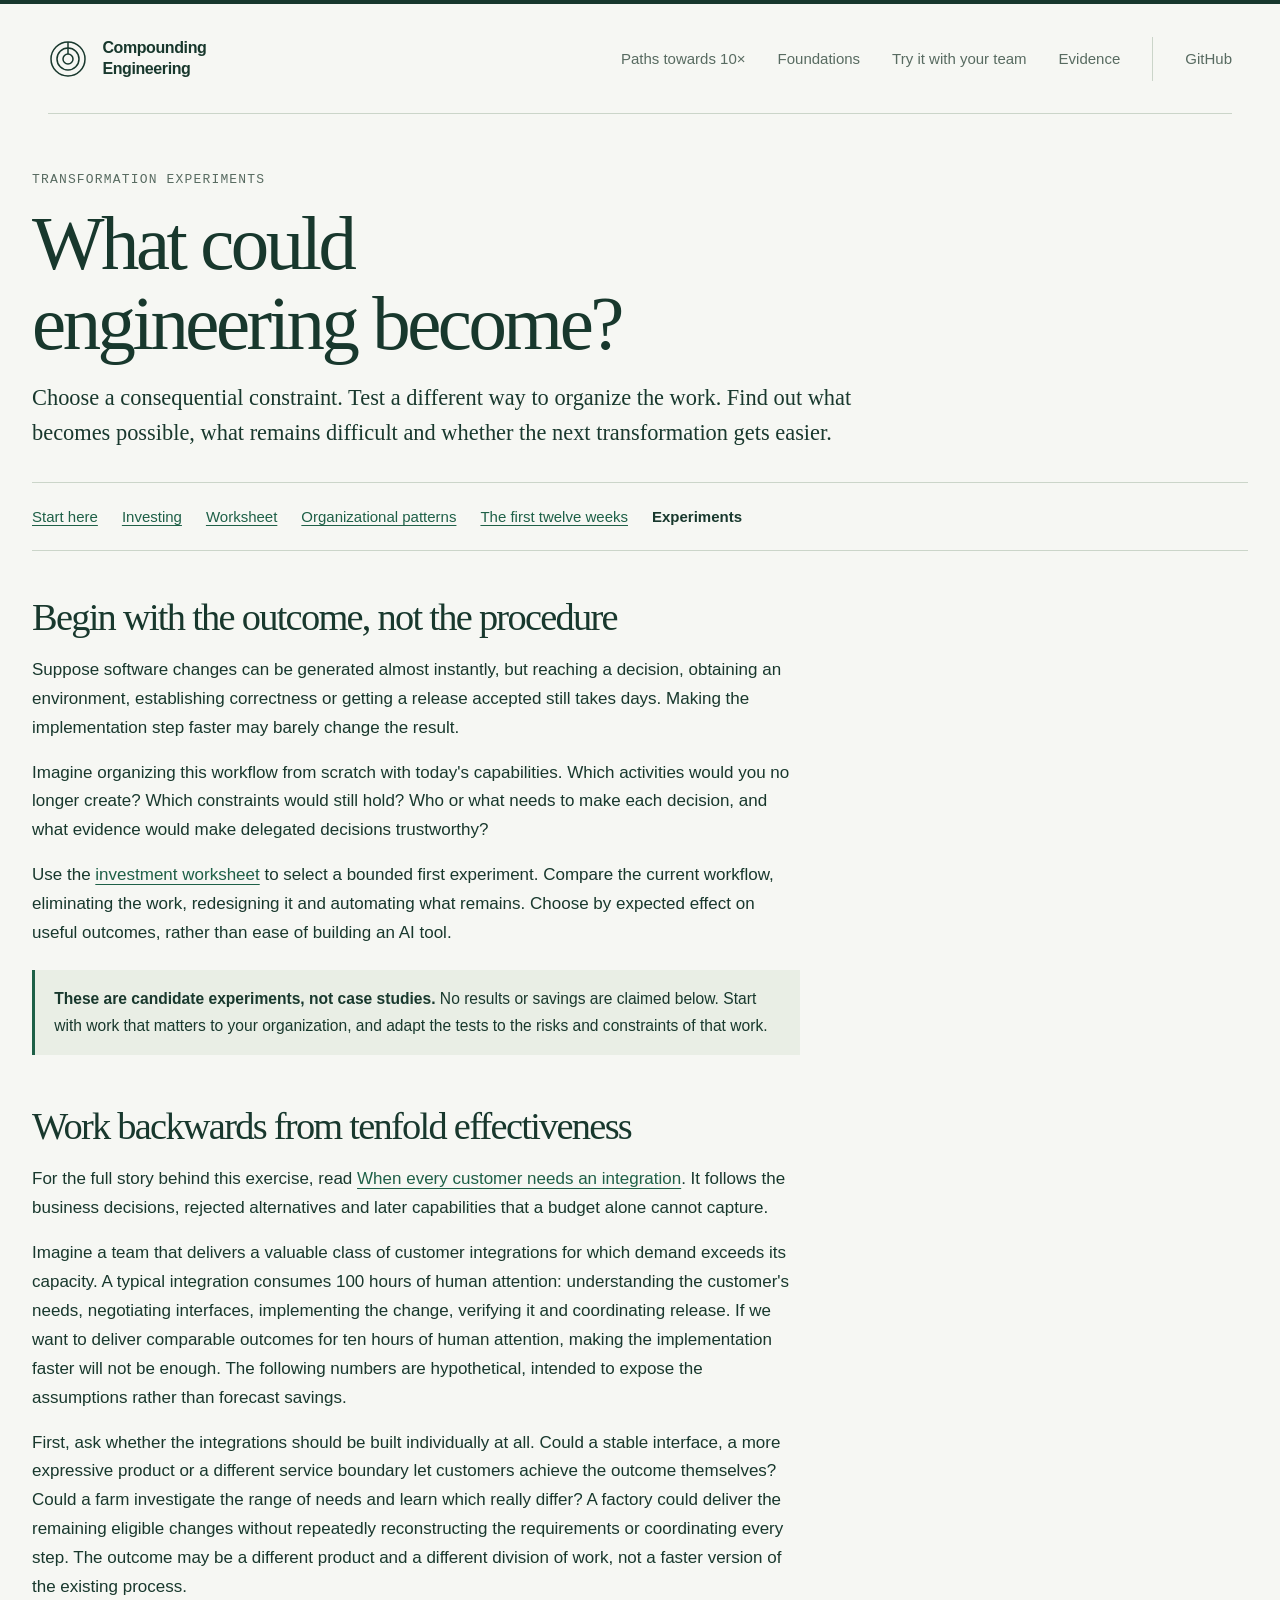
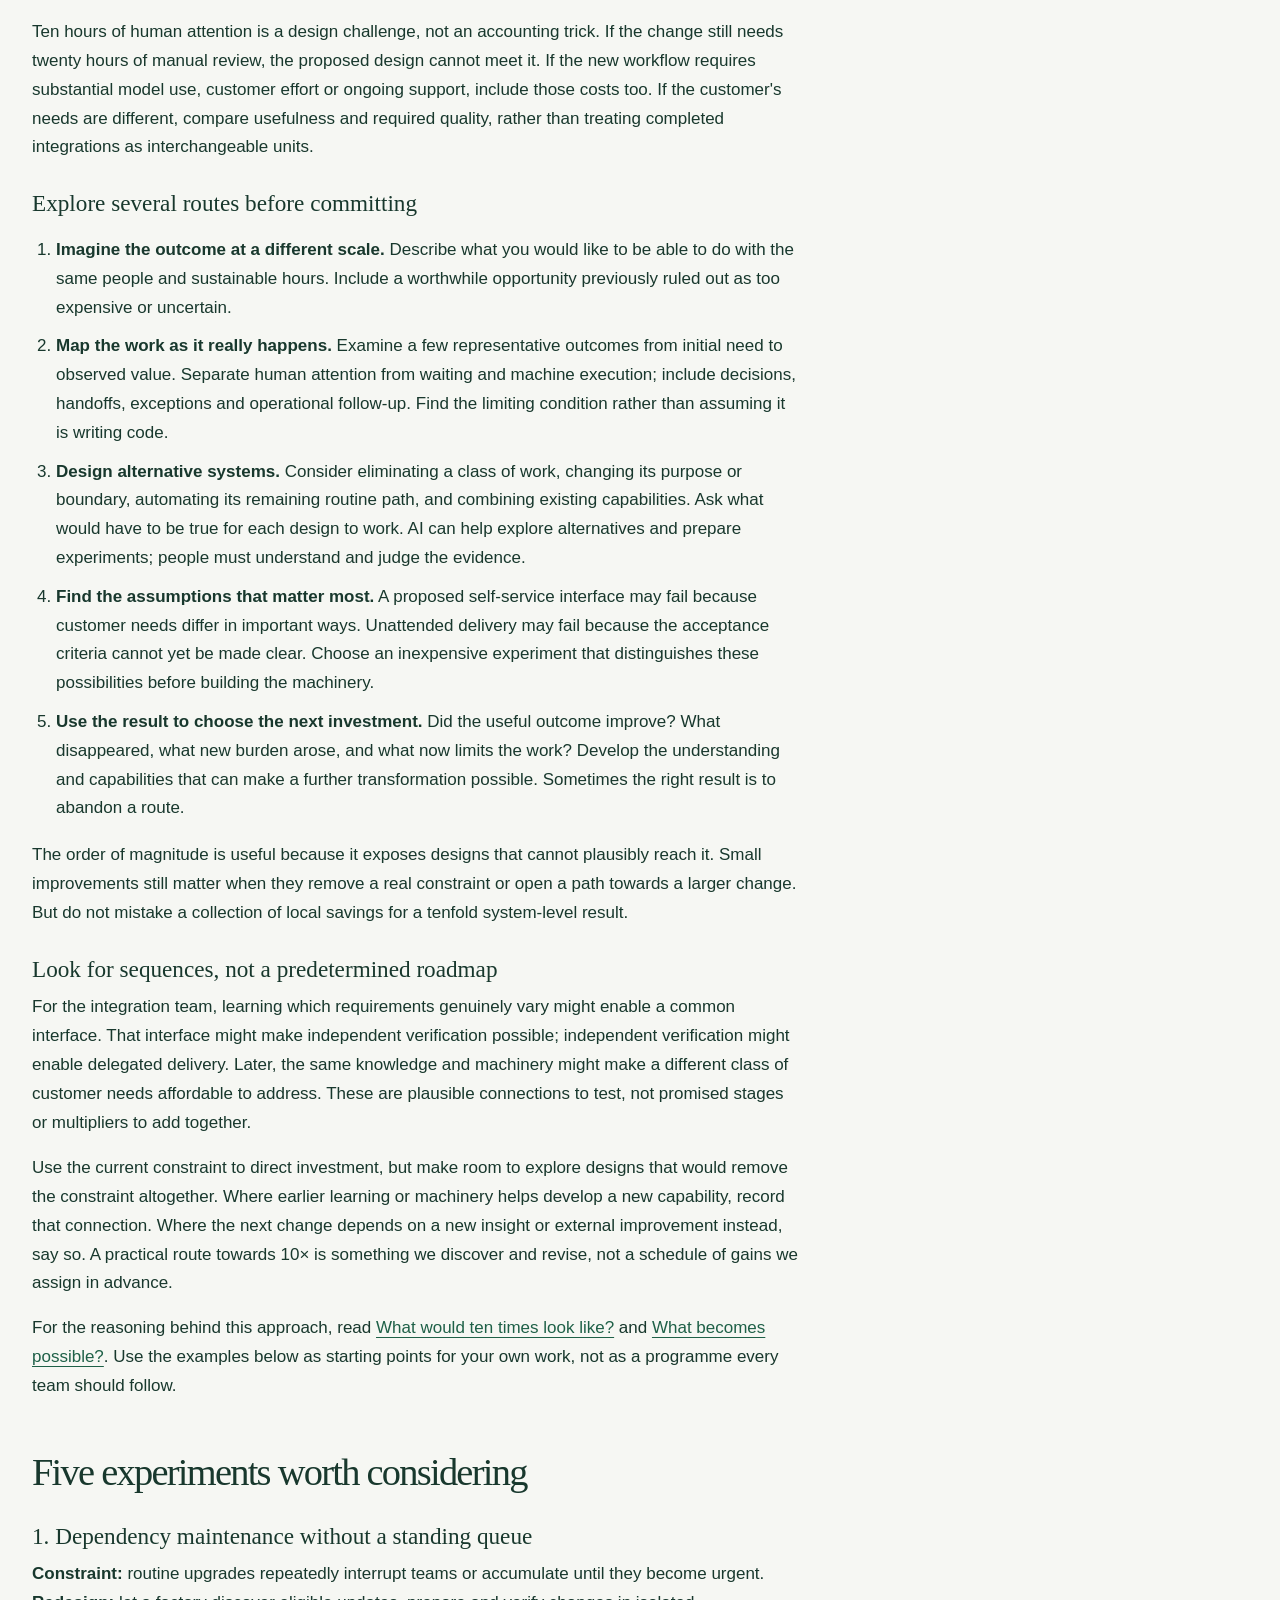
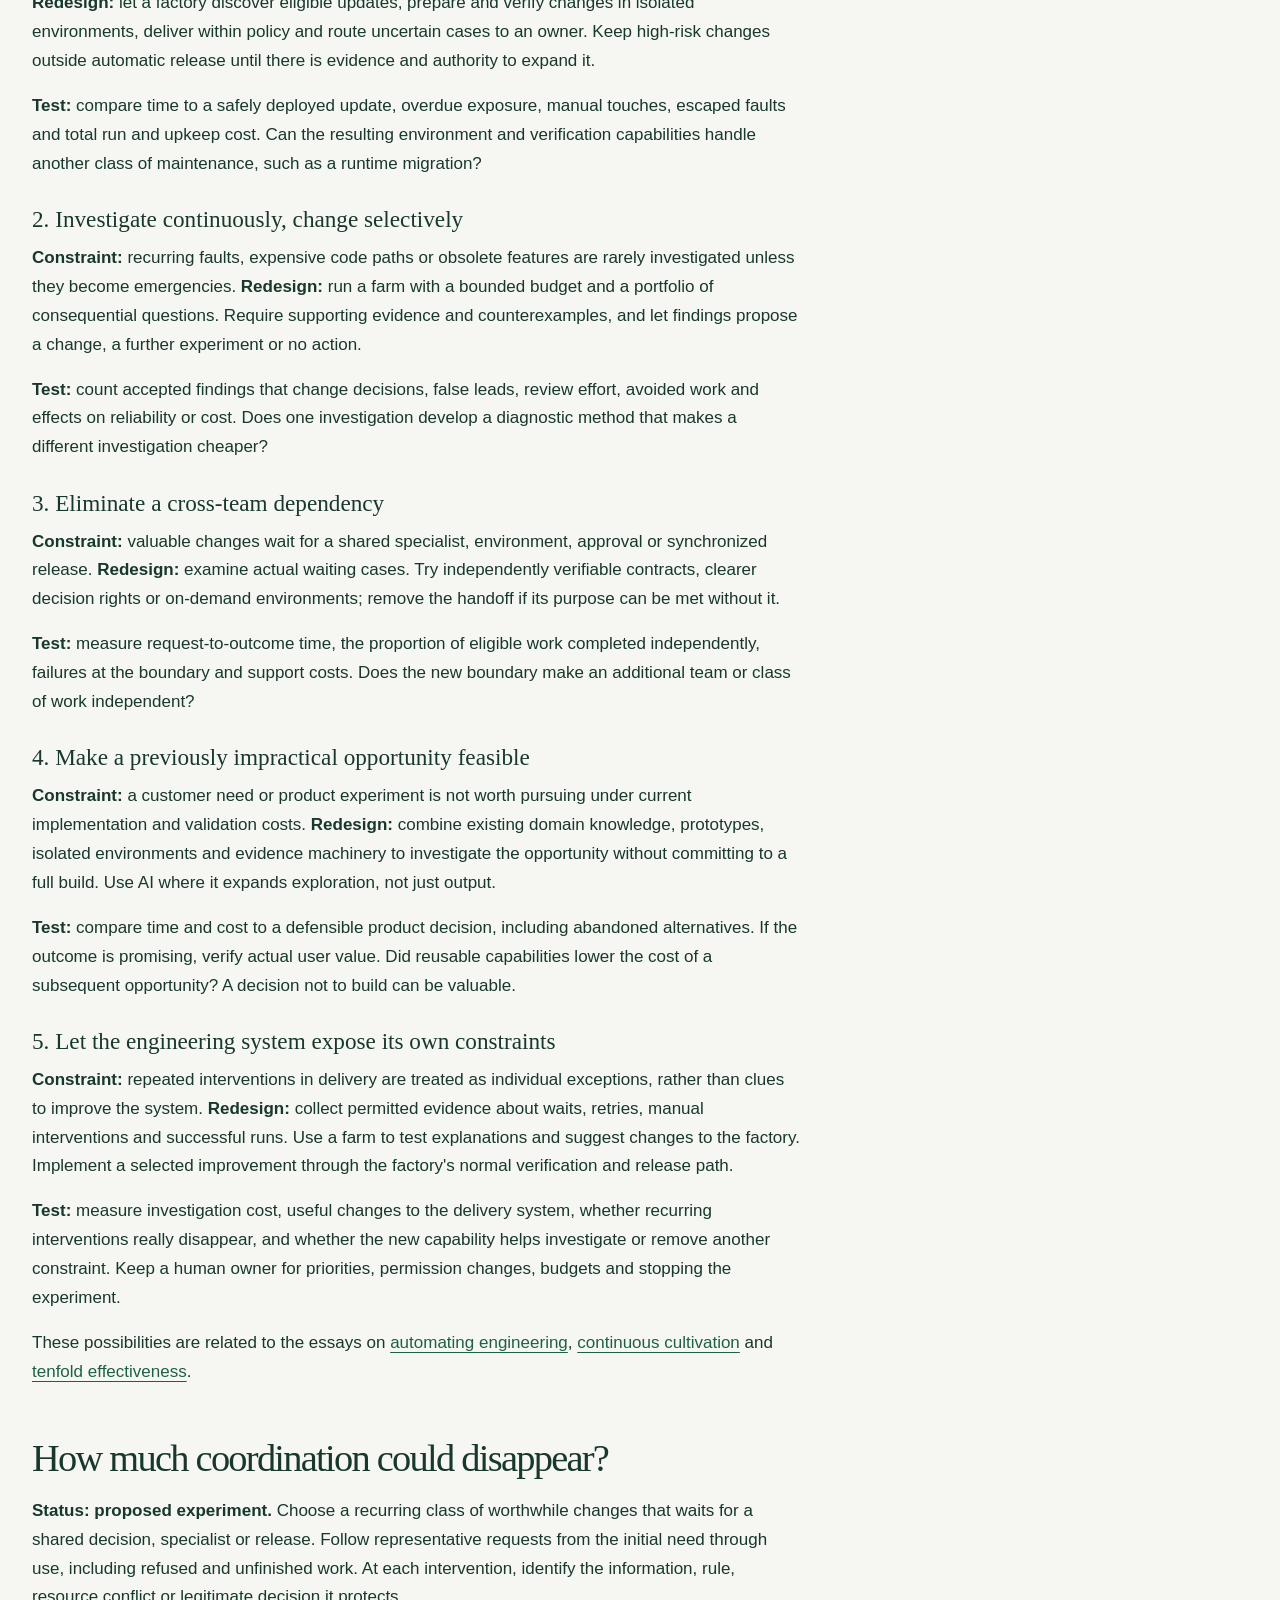
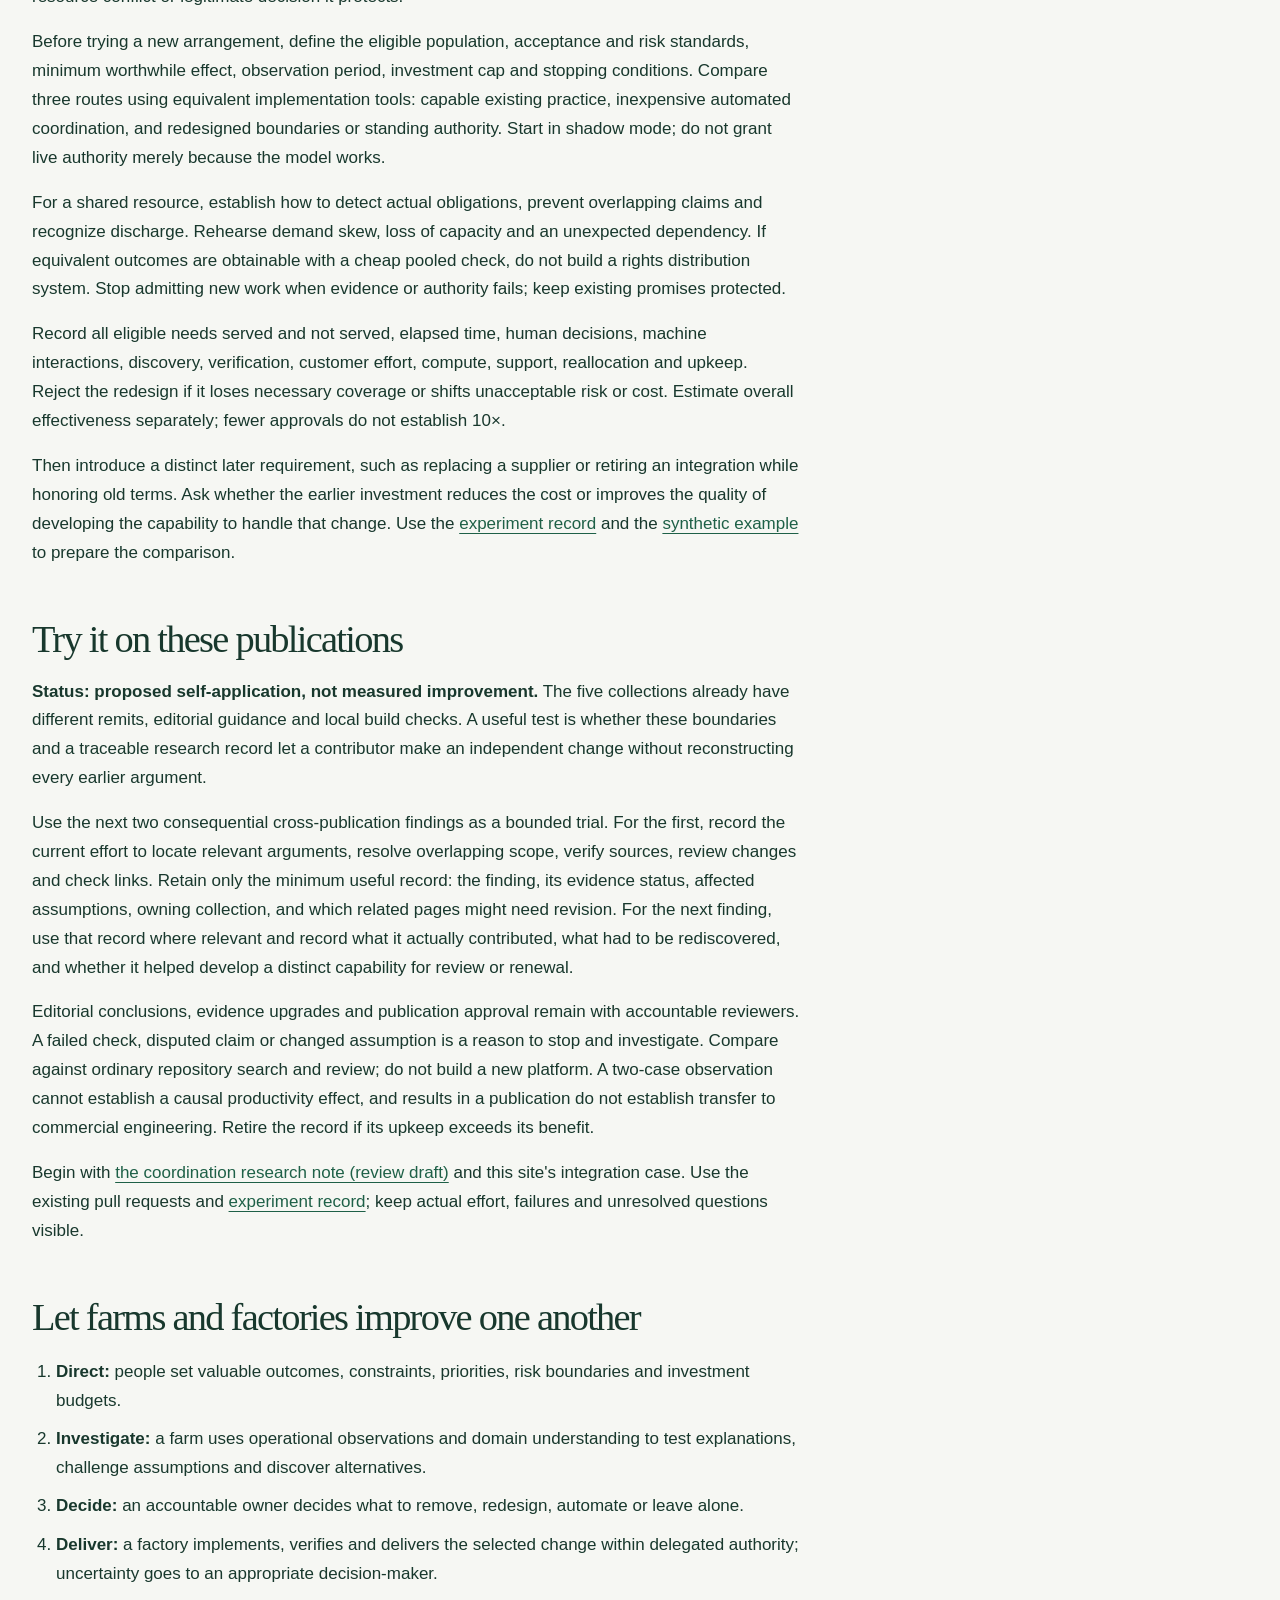
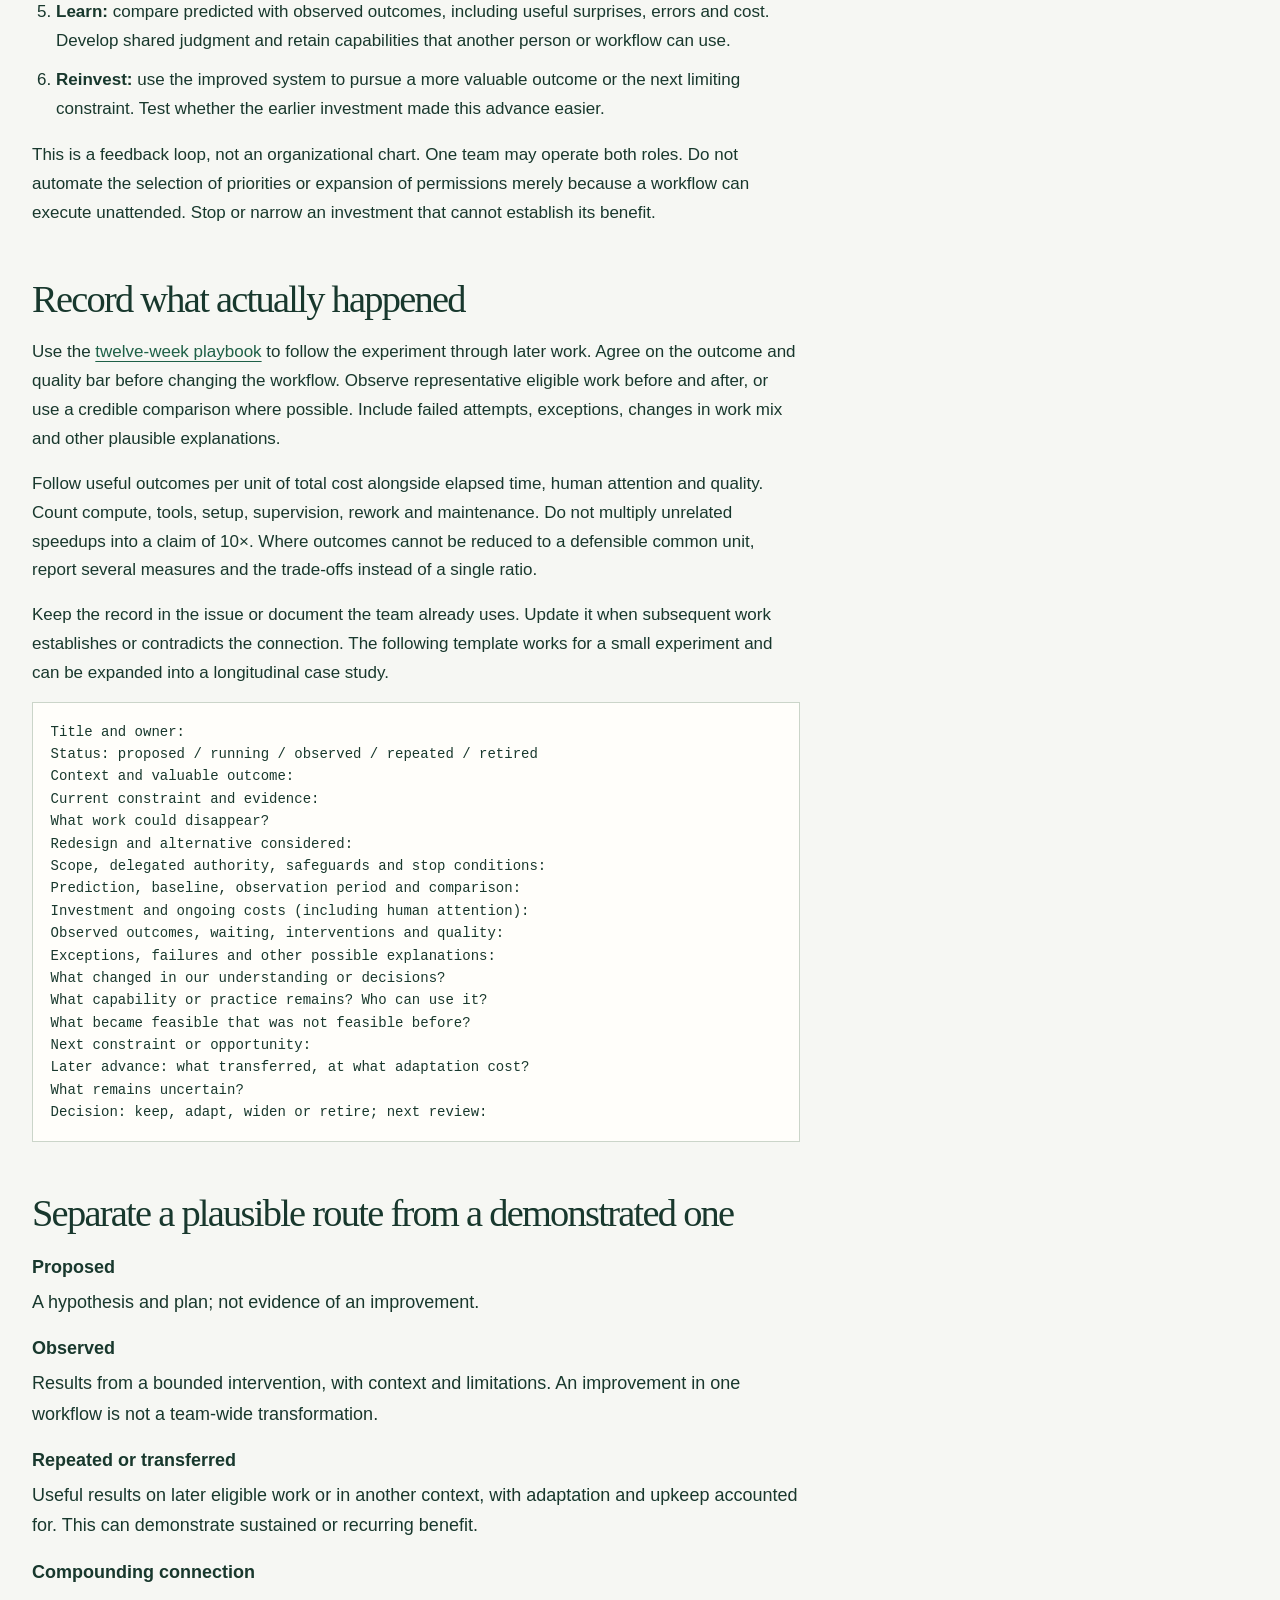
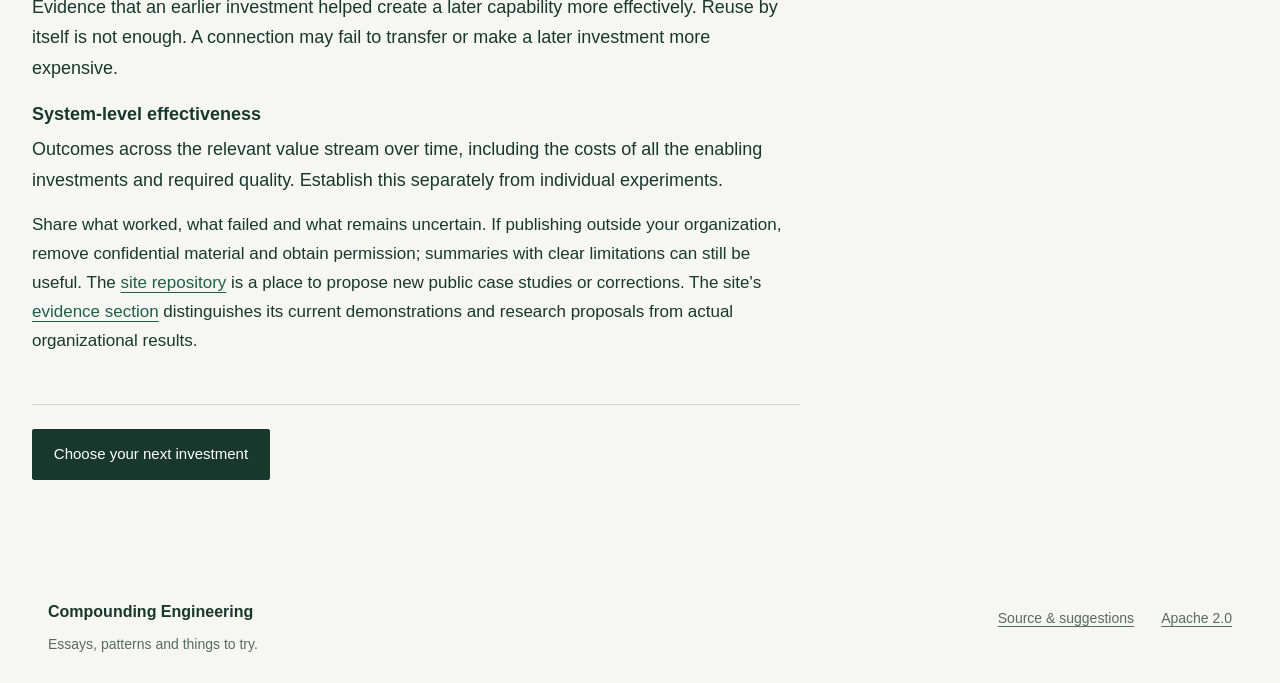
<file: adoption/experiments.html>
<!doctype html>
<html lang="en">
<head>
  <meta charset="utf-8">
  <meta name="viewport" content="width=device-width, initial-scale=1">
  <meta name="theme-color" content="#18382d">
  <title>Transformation experiments — Compounding Engineering</title>
  <meta name="description" content="Test different ways to organize engineering, measure valuable outcomes and follow what each advance makes possible next.">
  <link rel="canonical" href="https://grove.github.io/compounding-engineering/adoption/experiments.html">
  <link rel="icon" type="image/svg+xml" href="../assets/favicon.svg">
  <link rel="stylesheet" href="../assets/styles.css?v=20261128">
  <link rel="stylesheet" href="../assets/adoption.css">
</head>
<body>
  <a class="skip-link" href="#main">Skip to content</a>
  <header class="masthead">
    <div class="shell header-inner">
      <a class="brand" href="../" aria-label="Compounding Engineering home"><svg class="brand-mark" viewBox="0 0 40 40" width="40" height="40" aria-hidden="true"><circle cx="20" cy="20" r="17"/><circle cx="20" cy="20" r="11"/><circle cx="20" cy="20" r="5"/><path d="M20 3v12"/></svg><span>Compounding<br>Engineering</span></a>
      <nav class="main-nav" aria-label="Main navigation"><a href="../paths/">Paths towards 10×</a><a href="../foundations.html">Foundations</a><a href="../adoption/">Try it with your team</a><a href="../evidence.html">Evidence</a></nav>
      <a class="header-source" href="https://github.com/grove/compounding-engineering">GitHub</a>
    </div>
  </header>
  <main id="main" class="adoption-page" tabindex="-1">
    <header><p class="eyebrow">Transformation experiments</p><h1>What could engineering become?</h1><p class="intro">Choose a consequential constraint. Test a different way to organize the work. Find out what becomes possible, what remains difficult and whether the next transformation gets easier.</p></header>
    <nav class="adoption-nav" aria-label="Adoption guide">
      <a href="index.html">Start here</a>
      <a href="investing.html">Investing</a>
      <a href="investment-canvas.html">Worksheet</a>
      <a href="patterns.html">Organizational patterns</a>
      <a href="first-twelve-weeks.html">The first twelve weeks</a>
      <a href="experiments.html" aria-current="page">Experiments</a>
    </nav>
    <article class="adoption-body">
      <section>
        <h2>Begin with the outcome, not the procedure</h2>
        <p>Suppose software changes can be generated almost instantly, but reaching a decision, obtaining an environment, establishing correctness or getting a release accepted still takes days. Making the implementation step faster may barely change the result.</p>
        <p>Imagine organizing this workflow from scratch with today's capabilities. Which activities would you no longer create? Which constraints would still hold? Who or what needs to make each decision, and what evidence would make delegated decisions trustworthy?</p>
        <p>Use the <a href="investment-canvas.html">investment worksheet</a> to select a bounded first experiment. Compare the current workflow, eliminating the work, redesigning it and automating what remains. Choose by expected effect on useful outcomes, rather than ease of building an AI tool.</p>
        <div class="note"><p><strong>These are candidate experiments, not case studies.</strong> No results or savings are claimed below. Start with work that matters to your organization, and adapt the tests to the risks and constraints of that work.</p></div>
      </section>
      <section id="discover-a-path">
        <h2>Work backwards from tenfold effectiveness</h2>
        <p>For the full story behind this exercise, read <a href="../paths/customer-integrations.html">When every customer needs an integration</a>. It follows the business decisions, rejected alternatives and later capabilities that a budget alone cannot capture.</p>
        <p>Imagine a team that delivers a valuable class of customer integrations for which demand exceeds its capacity. A typical integration consumes 100 hours of human attention: understanding the customer's needs, negotiating interfaces, implementing the change, verifying it and coordinating release. If we want to deliver comparable outcomes for ten hours of human attention, making the implementation faster will not be enough. The following numbers are hypothetical, intended to expose the assumptions rather than forecast savings.</p>
        <p>First, ask whether the integrations should be built individually at all. Could a stable interface, a more expressive product or a different service boundary let customers achieve the outcome themselves? Could a farm investigate the range of needs and learn which really differ? A factory could deliver the remaining eligible changes without repeatedly reconstructing the requirements or coordinating every step. The outcome may be a different product and a different division of work, not a faster version of the existing process.</p>
        <p>Ten hours of human attention is a design challenge, not an accounting trick. If the change still needs twenty hours of manual review, the proposed design cannot meet it. If the new workflow requires substantial model use, customer effort or ongoing support, include those costs too. If the customer's needs are different, compare usefulness and required quality, rather than treating completed integrations as interchangeable units.</p>
        <h3>Explore several routes before committing</h3>
        <ol>
          <li><strong>Imagine the outcome at a different scale.</strong> Describe what you would like to be able to do with the same people and sustainable hours. Include a worthwhile opportunity previously ruled out as too expensive or uncertain.</li>
          <li><strong>Map the work as it really happens.</strong> Examine a few representative outcomes from initial need to observed value. Separate human attention from waiting and machine execution; include decisions, handoffs, exceptions and operational follow-up. Find the limiting condition rather than assuming it is writing code.</li>
          <li><strong>Design alternative systems.</strong> Consider eliminating a class of work, changing its purpose or boundary, automating its remaining routine path, and combining existing capabilities. Ask what would have to be true for each design to work. AI can help explore alternatives and prepare experiments; people must understand and judge the evidence.</li>
          <li><strong>Find the assumptions that matter most.</strong> A proposed self-service interface may fail because customer needs differ in important ways. Unattended delivery may fail because the acceptance criteria cannot yet be made clear. Choose an inexpensive experiment that distinguishes these possibilities before building the machinery.</li>
          <li><strong>Use the result to choose the next investment.</strong> Did the useful outcome improve? What disappeared, what new burden arose, and what now limits the work? Develop the understanding and capabilities that can make a further transformation possible. Sometimes the right result is to abandon a route.</li>
        </ol>
        <p>The order of magnitude is useful because it exposes designs that cannot plausibly reach it. Small improvements still matter when they remove a real constraint or open a path towards a larger change. But do not mistake a collection of local savings for a tenfold system-level result.</p>
        <h3>Look for sequences, not a predetermined roadmap</h3>
        <p>For the integration team, learning which requirements genuinely vary might enable a common interface. That interface might make independent verification possible; independent verification might enable delegated delivery. Later, the same knowledge and machinery might make a different class of customer needs affordable to address. These are plausible connections to test, not promised stages or multipliers to add together.</p>
        <p>Use the current constraint to direct investment, but make room to explore designs that would remove the constraint altogether. Where earlier learning or machinery helps develop a new capability, record that connection. Where the next change depends on a new insight or external improvement instead, say so. A practical route towards 10× is something we discover and revise, not a schedule of gains we assign in advance.</p>
        <p>For the reasoning behind this approach, read <a href="https://grove.github.io/engineering-that-compounds/essays/what-would-ten-times-look-like.html">What would ten times look like?</a> and <a href="https://grove.github.io/engineering-that-compounds/essays/what-becomes-possible.html">What becomes possible?</a>. Use the examples below as starting points for your own work, not as a programme every team should follow.</p>
      </section>
      <section id="candidate-experiments">
        <h2>Five experiments worth considering</h2>
        <h3>1. Dependency maintenance without a standing queue</h3>
        <p><strong>Constraint:</strong> routine upgrades repeatedly interrupt teams or accumulate until they become urgent. <strong>Redesign:</strong> let a factory discover eligible updates, prepare and verify changes in isolated environments, deliver within policy and route uncertain cases to an owner. Keep high-risk changes outside automatic release until there is evidence and authority to expand it.</p>
        <p><strong>Test:</strong> compare time to a safely deployed update, overdue exposure, manual touches, escaped faults and total run and upkeep cost. Can the resulting environment and verification capabilities handle another class of maintenance, such as a runtime migration?</p>
        <h3>2. Investigate continuously, change selectively</h3>
        <p><strong>Constraint:</strong> recurring faults, expensive code paths or obsolete features are rarely investigated unless they become emergencies. <strong>Redesign:</strong> run a farm with a bounded budget and a portfolio of consequential questions. Require supporting evidence and counterexamples, and let findings propose a change, a further experiment or no action.</p>
        <p><strong>Test:</strong> count accepted findings that change decisions, false leads, review effort, avoided work and effects on reliability or cost. Does one investigation develop a diagnostic method that makes a different investigation cheaper?</p>
        <h3>3. Eliminate a cross-team dependency</h3>
        <p><strong>Constraint:</strong> valuable changes wait for a shared specialist, environment, approval or synchronized release. <strong>Redesign:</strong> examine actual waiting cases. Try independently verifiable contracts, clearer decision rights or on-demand environments; remove the handoff if its purpose can be met without it.</p>
        <p><strong>Test:</strong> measure request-to-outcome time, the proportion of eligible work completed independently, failures at the boundary and support costs. Does the new boundary make an additional team or class of work independent?</p>
        <h3>4. Make a previously impractical opportunity feasible</h3>
        <p><strong>Constraint:</strong> a customer need or product experiment is not worth pursuing under current implementation and validation costs. <strong>Redesign:</strong> combine existing domain knowledge, prototypes, isolated environments and evidence machinery to investigate the opportunity without committing to a full build. Use AI where it expands exploration, not just output.</p>
        <p><strong>Test:</strong> compare time and cost to a defensible product decision, including abandoned alternatives. If the outcome is promising, verify actual user value. Did reusable capabilities lower the cost of a subsequent opportunity? A decision not to build can be valuable.</p>
        <h3>5. Let the engineering system expose its own constraints</h3>
        <p><strong>Constraint:</strong> repeated interventions in delivery are treated as individual exceptions, rather than clues to improve the system. <strong>Redesign:</strong> collect permitted evidence about waits, retries, manual interventions and successful runs. Use a farm to test explanations and suggest changes to the factory. Implement a selected improvement through the factory's normal verification and release path.</p>
        <p><strong>Test:</strong> measure investigation cost, useful changes to the delivery system, whether recurring interventions really disappear, and whether the new capability helps investigate or remove another constraint. Keep a human owner for priorities, permission changes, budgets and stopping the experiment.</p>
        <p>These possibilities are related to the essays on <a href="https://grove.github.io/engineering-that-compounds/essays/automating-the-work-of-engineering.html">automating engineering</a>, <a href="https://grove.github.io/software-that-improves-with-age/essays/continuous-cultivation-of-software.html">continuous cultivation</a> and <a href="https://grove.github.io/engineering-that-compounds/essays/what-would-ten-times-look-like.html">tenfold effectiveness</a>.</p>
      </section>
      <section id="coordination-experiment">
        <h2>How much coordination could disappear?</h2>
        <p><strong>Status: proposed experiment.</strong> Choose a recurring class of worthwhile changes that waits for a shared decision, specialist or release. Follow representative requests from the initial need through use, including refused and unfinished work. At each intervention, identify the information, rule, resource conflict or legitimate decision it protects.</p>
        <p>Before trying a new arrangement, define the eligible population, acceptance and risk standards, minimum worthwhile effect, observation period, investment cap and stopping conditions. Compare three routes using equivalent implementation tools: capable existing practice, inexpensive automated coordination, and redesigned boundaries or standing authority. Start in shadow mode; do not grant live authority merely because the model works.</p>
        <p>For a shared resource, establish how to detect actual obligations, prevent overlapping claims and recognize discharge. Rehearse demand skew, loss of capacity and an unexpected dependency. If equivalent outcomes are obtainable with a cheap pooled check, do not build a rights distribution system. Stop admitting new work when evidence or authority fails; keep existing promises protected.</p>
        <p>Record all eligible needs served and not served, elapsed time, human decisions, machine interactions, discovery, verification, customer effort, compute, support, reallocation and upkeep. Reject the redesign if it loses necessary coverage or shifts unacceptable risk or cost. Estimate overall effectiveness separately; fewer approvals do not establish 10×.</p>
        <p>Then introduce a distinct later requirement, such as replacing a supplier or retiring an integration while honoring old terms. Ask whether the earlier investment reduces the cost or improves the quality of developing the capability to handle that change. Use the <a href="#evidence-record">experiment record</a> and the <a href="../examples/coordination-avoidance.html">synthetic example</a> to prepare the comparison.</p>
      </section>
      <section id="publication-experiment">
        <h2>Try it on these publications</h2>
        <p><strong>Status: proposed self-application, not measured improvement.</strong> The five collections already have different remits, editorial guidance and local build checks. A useful test is whether these boundaries and a traceable research record let a contributor make an independent change without reconstructing every earlier argument.</p>
        <p>Use the next two consequential cross-publication findings as a bounded trial. For the first, record the current effort to locate relevant arguments, resolve overlapping scope, verify sources, review changes and check links. Retain only the minimum useful record: the finding, its evidence status, affected assumptions, owning collection, and which related pages might need revision. For the next finding, use that record where relevant and record what it actually contributed, what had to be rediscovered, and whether it helped develop a distinct capability for review or renewal.</p>
        <p>Editorial conclusions, evidence upgrades and publication approval remain with accountable reviewers. A failed check, disputed claim or changed assumption is a reason to stop and investigate. Compare against ordinary repository search and review; do not build a new platform. A two-case observation cannot establish a causal productivity effect, and results in a publication do not establish transfer to commercial engineering. Retire the record if its upkeep exceeds its benefit.</p>
        <p>Begin with <a href="https://github.com/grove/reimagining-software-engineering/pull/4">the coordination research note (review draft)</a> and this site's integration case. Use the existing pull requests and <a href="#evidence-record">experiment record</a>; keep actual effort, failures and unresolved questions visible.</p>
      </section>
      <section id="operating-loop">
        <h2>Let farms and factories improve one another</h2>
        <ol>
          <li><strong>Direct:</strong> people set valuable outcomes, constraints, priorities, risk boundaries and investment budgets.</li>
          <li><strong>Investigate:</strong> a farm uses operational observations and domain understanding to test explanations, challenge assumptions and discover alternatives.</li>
          <li><strong>Decide:</strong> an accountable owner decides what to remove, redesign, automate or leave alone.</li>
          <li><strong>Deliver:</strong> a factory implements, verifies and delivers the selected change within delegated authority; uncertainty goes to an appropriate decision-maker.</li>
          <li><strong>Learn:</strong> compare predicted with observed outcomes, including useful surprises, errors and cost. Develop shared judgment and retain capabilities that another person or workflow can use.</li>
          <li><strong>Reinvest:</strong> use the improved system to pursue a more valuable outcome or the next limiting constraint. Test whether the earlier investment made this advance easier.</li>
        </ol>
        <p>This is a feedback loop, not an organizational chart. One team may operate both roles. Do not automate the selection of priorities or expansion of permissions merely because a workflow can execute unattended. Stop or narrow an investment that cannot establish its benefit.</p>
      </section>
      <section id="evidence-record">
        <h2>Record what actually happened</h2>
        <p>Use the <a href="first-twelve-weeks.html">twelve-week playbook</a> to follow the experiment through later work. Agree on the outcome and quality bar before changing the workflow. Observe representative eligible work before and after, or use a credible comparison where possible. Include failed attempts, exceptions, changes in work mix and other plausible explanations.</p>
        <p>Follow useful outcomes per unit of total cost alongside elapsed time, human attention and quality. Count compute, tools, setup, supervision, rework and maintenance. Do not multiply unrelated speedups into a claim of 10×. Where outcomes cannot be reduced to a defensible common unit, report several measures and the trade-offs instead of a single ratio.</p>
        <p>Keep the record in the issue or document the team already uses. Update it when subsequent work establishes or contradicts the connection. The following template works for a small experiment and can be expanded into a longitudinal case study.</p>
        <pre>Title and owner:
Status: proposed / running / observed / repeated / retired
Context and valuable outcome:
Current constraint and evidence:
What work could disappear?
Redesign and alternative considered:
Scope, delegated authority, safeguards and stop conditions:
Prediction, baseline, observation period and comparison:
Investment and ongoing costs (including human attention):
Observed outcomes, waiting, interventions and quality:
Exceptions, failures and other possible explanations:
What changed in our understanding or decisions?
What capability or practice remains? Who can use it?
What became feasible that was not feasible before?
Next constraint or opportunity:
Later advance: what transferred, at what adaptation cost?
What remains uncertain?
Decision: keep, adapt, widen or retire; next review:</pre>
      </section>
      <section id="evidence-status">
        <h2>Separate a plausible route from a demonstrated one</h2>
        <dl>
          <dt>Proposed</dt><dd>A hypothesis and plan; not evidence of an improvement.</dd>
          <dt>Observed</dt><dd>Results from a bounded intervention, with context and limitations. An improvement in one workflow is not a team-wide transformation.</dd>
          <dt>Repeated or transferred</dt><dd>Useful results on later eligible work or in another context, with adaptation and upkeep accounted for. This can demonstrate sustained or recurring benefit.</dd>
          <dt>Compounding connection</dt><dd>Evidence that an earlier investment helped create a later capability more effectively. Reuse by itself is not enough. A connection may fail to transfer or make a later investment more expensive.</dd>
          <dt>System-level effectiveness</dt><dd>Outcomes across the relevant value stream over time, including the costs of all the enabling investments and required quality. Establish this separately from individual experiments.</dd>
        </dl>
        <p>Share what worked, what failed and what remains uncertain. If publishing outside your organization, remove confidential material and obtain permission; summaries with clear limitations can still be useful. The <a href="https://github.com/grove/compounding-engineering">site repository</a> is a place to propose new public case studies or corrections. The site's <a href="../#evidence">evidence section</a> distinguishes its current demonstrations and research proposals from actual organizational results.</p>
      </section>
      <p class="next-page"><a class="button" href="investment-canvas.html">Choose your next investment</a></p>
    </article>
  </main>
  <footer class="site-footer"><div class="shell footer-inner"><div><a class="footer-brand" href="../">Compounding Engineering</a><p>Essays, patterns and things to try.</p></div><nav aria-label="About this project"><a href="https://github.com/grove/compounding-engineering">Source &amp; suggestions</a><a href="https://github.com/grove/compounding-engineering/blob/main/LICENSE">Apache 2.0</a></nav></div></footer>
</body>
</html>
</file>
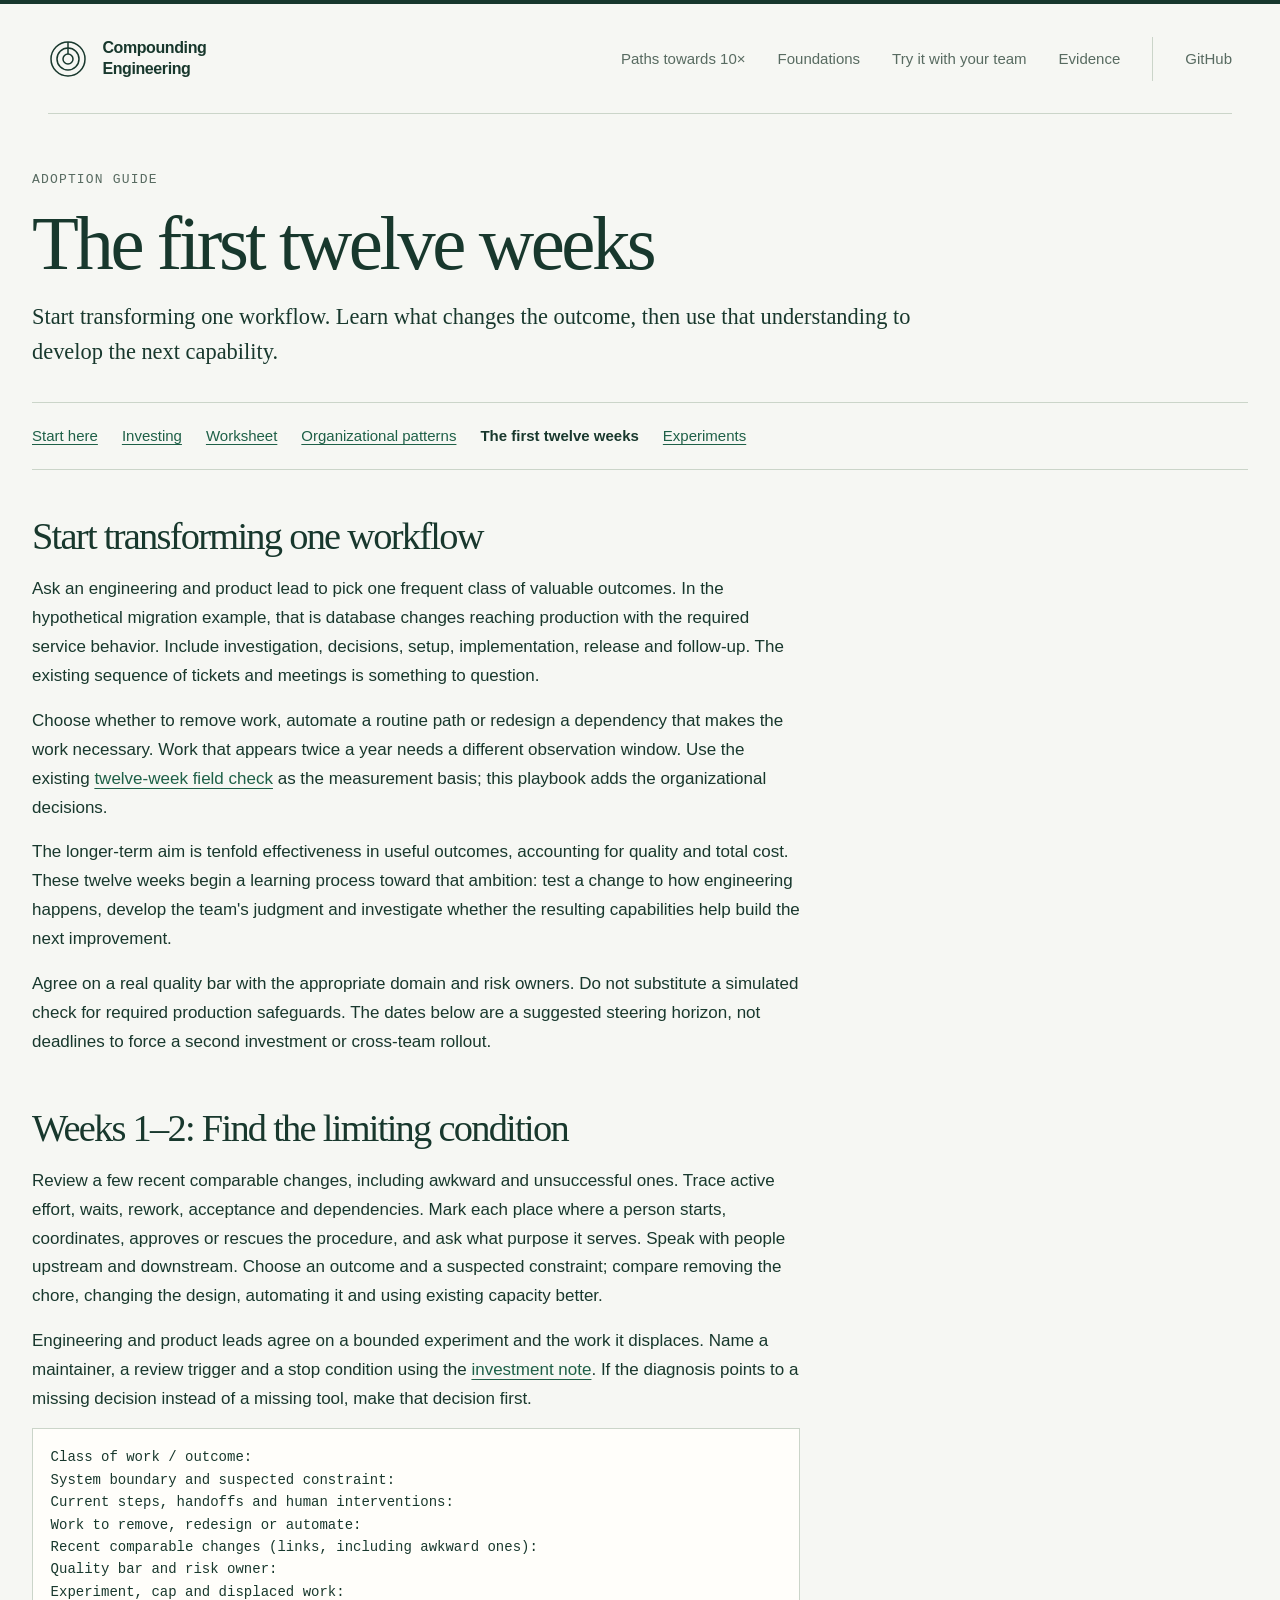
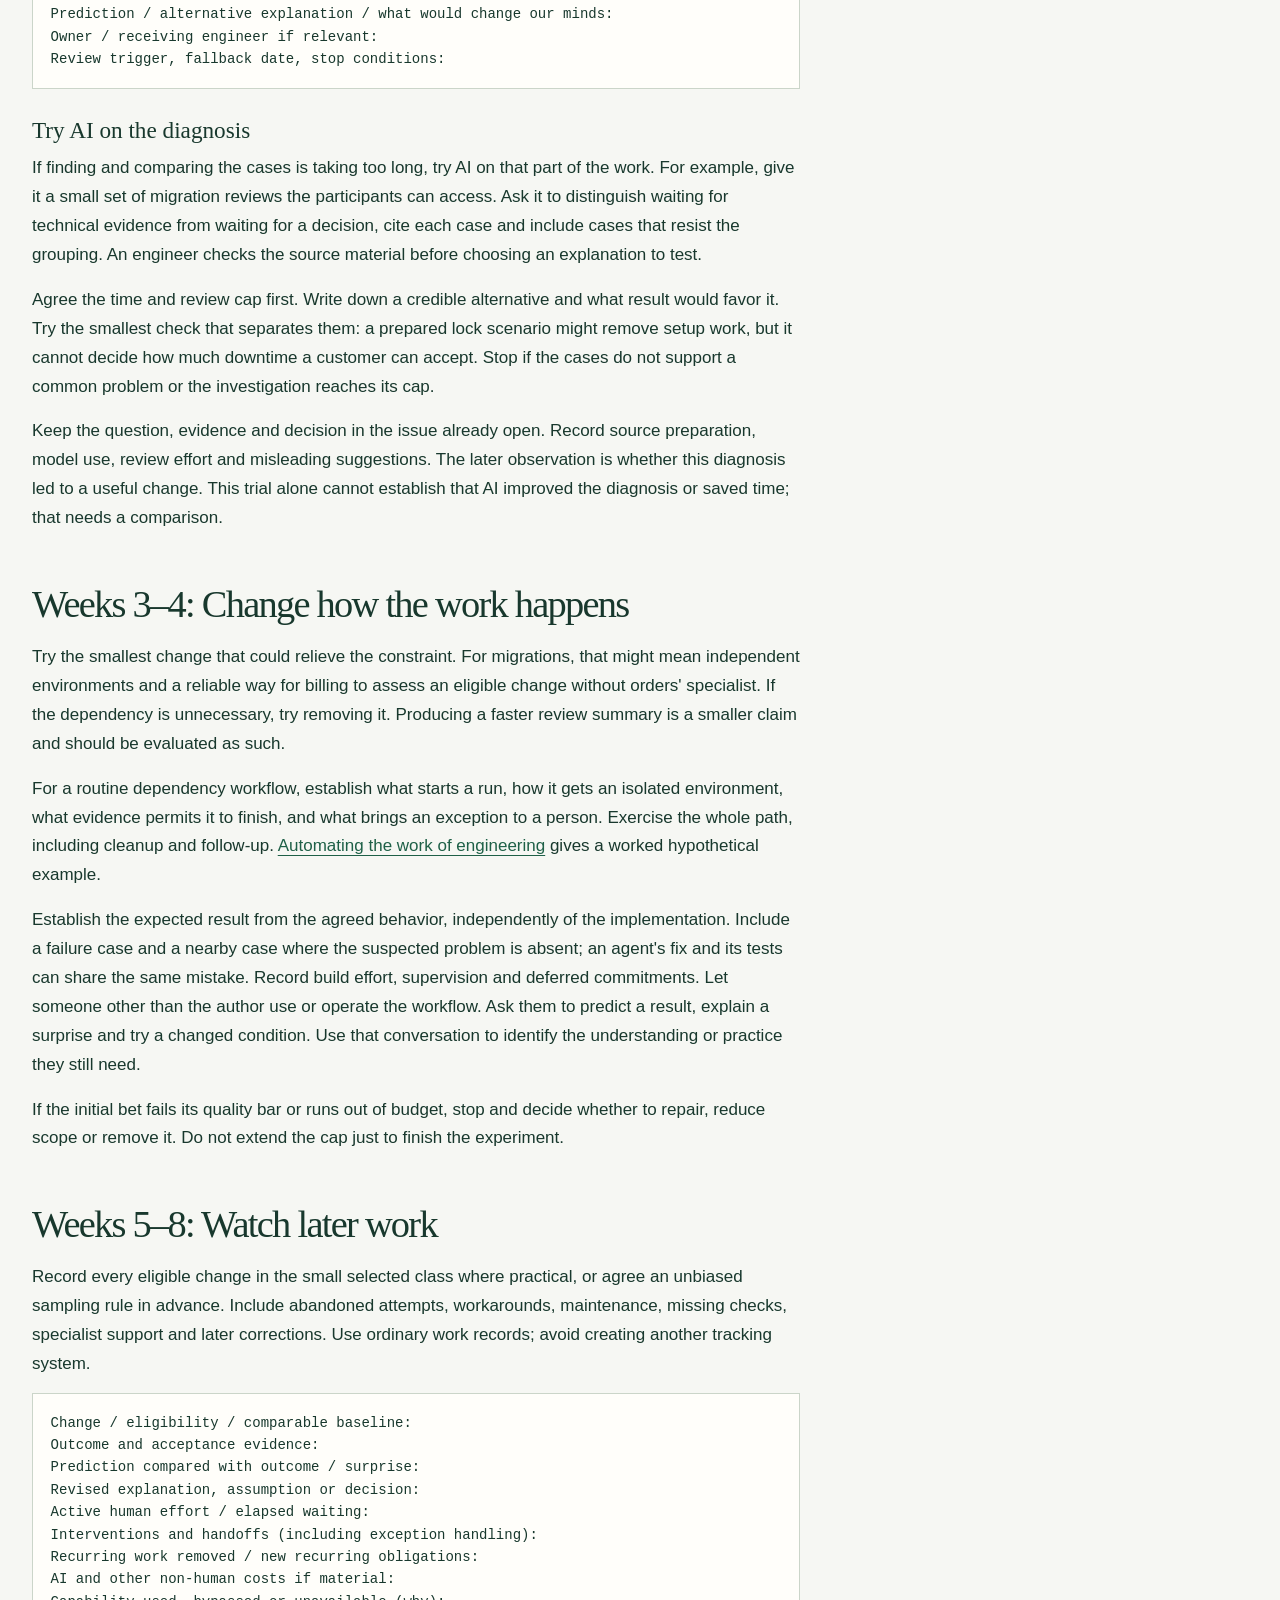
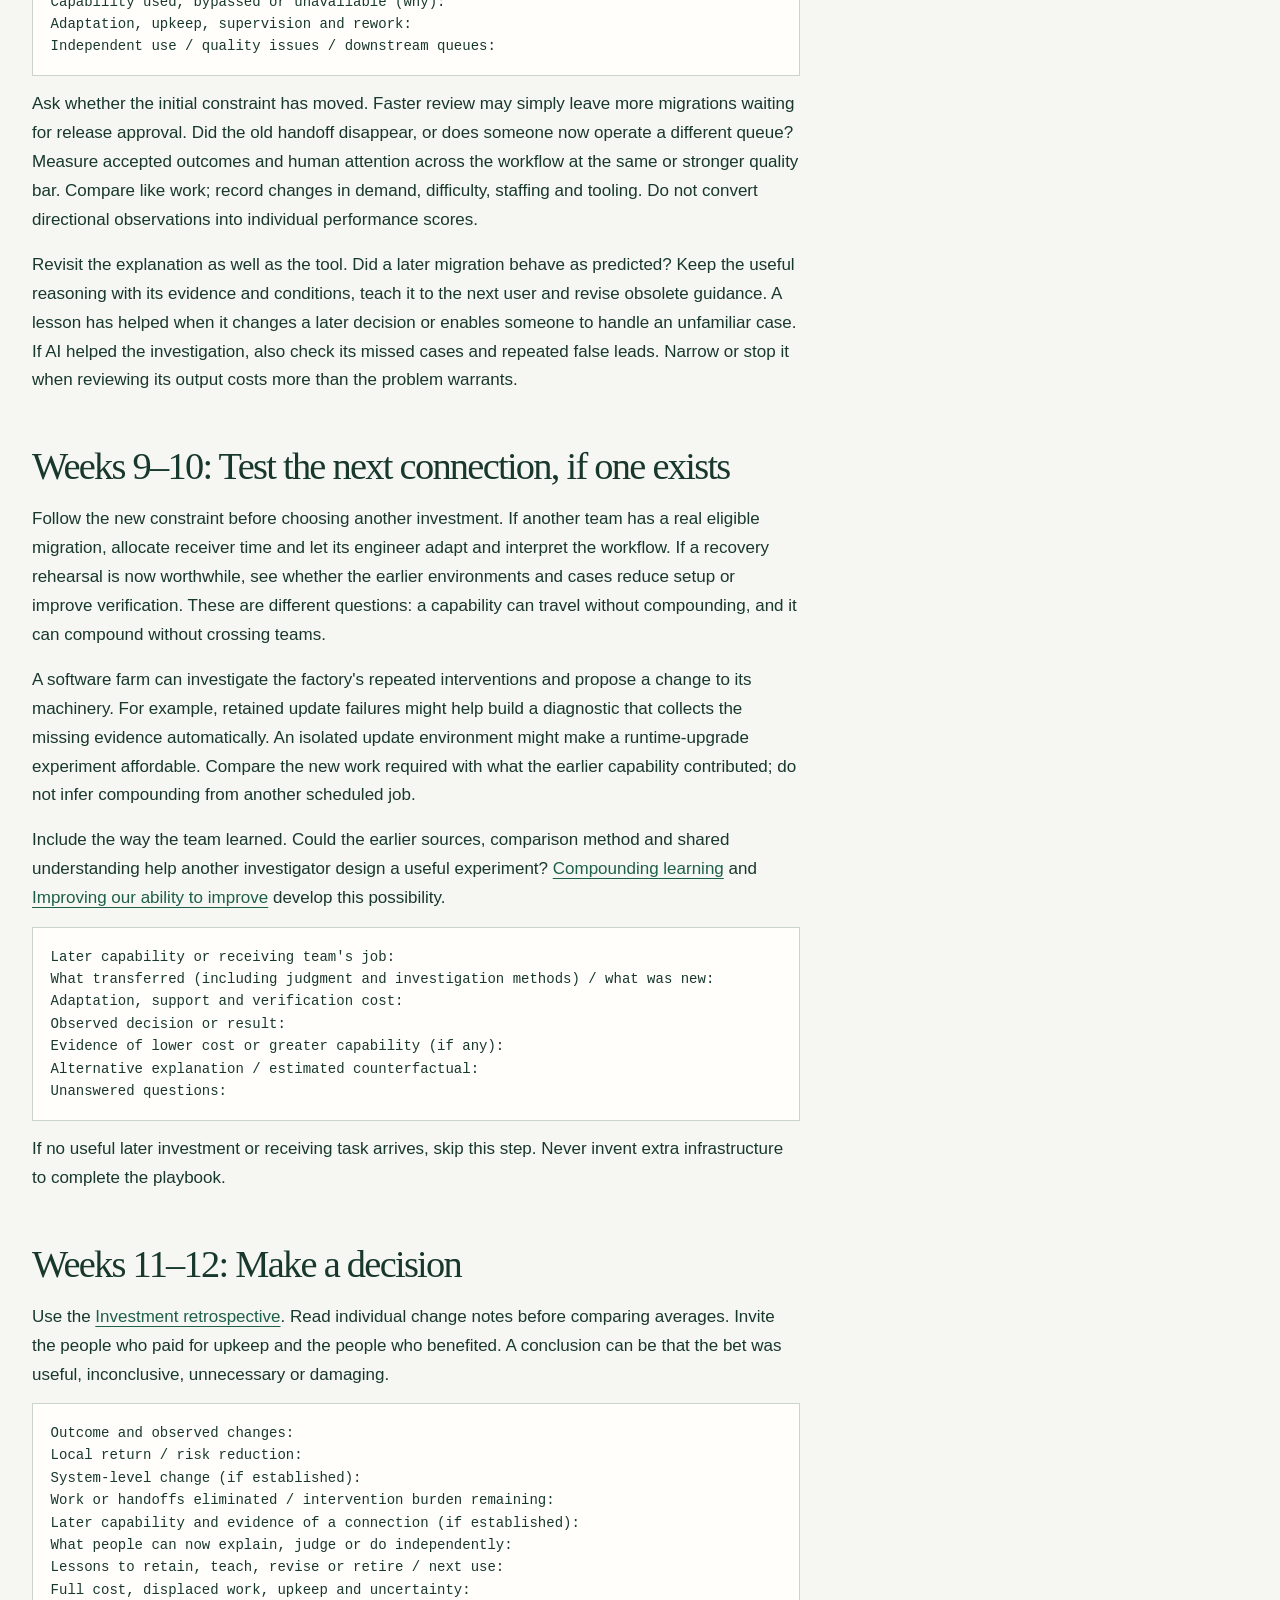
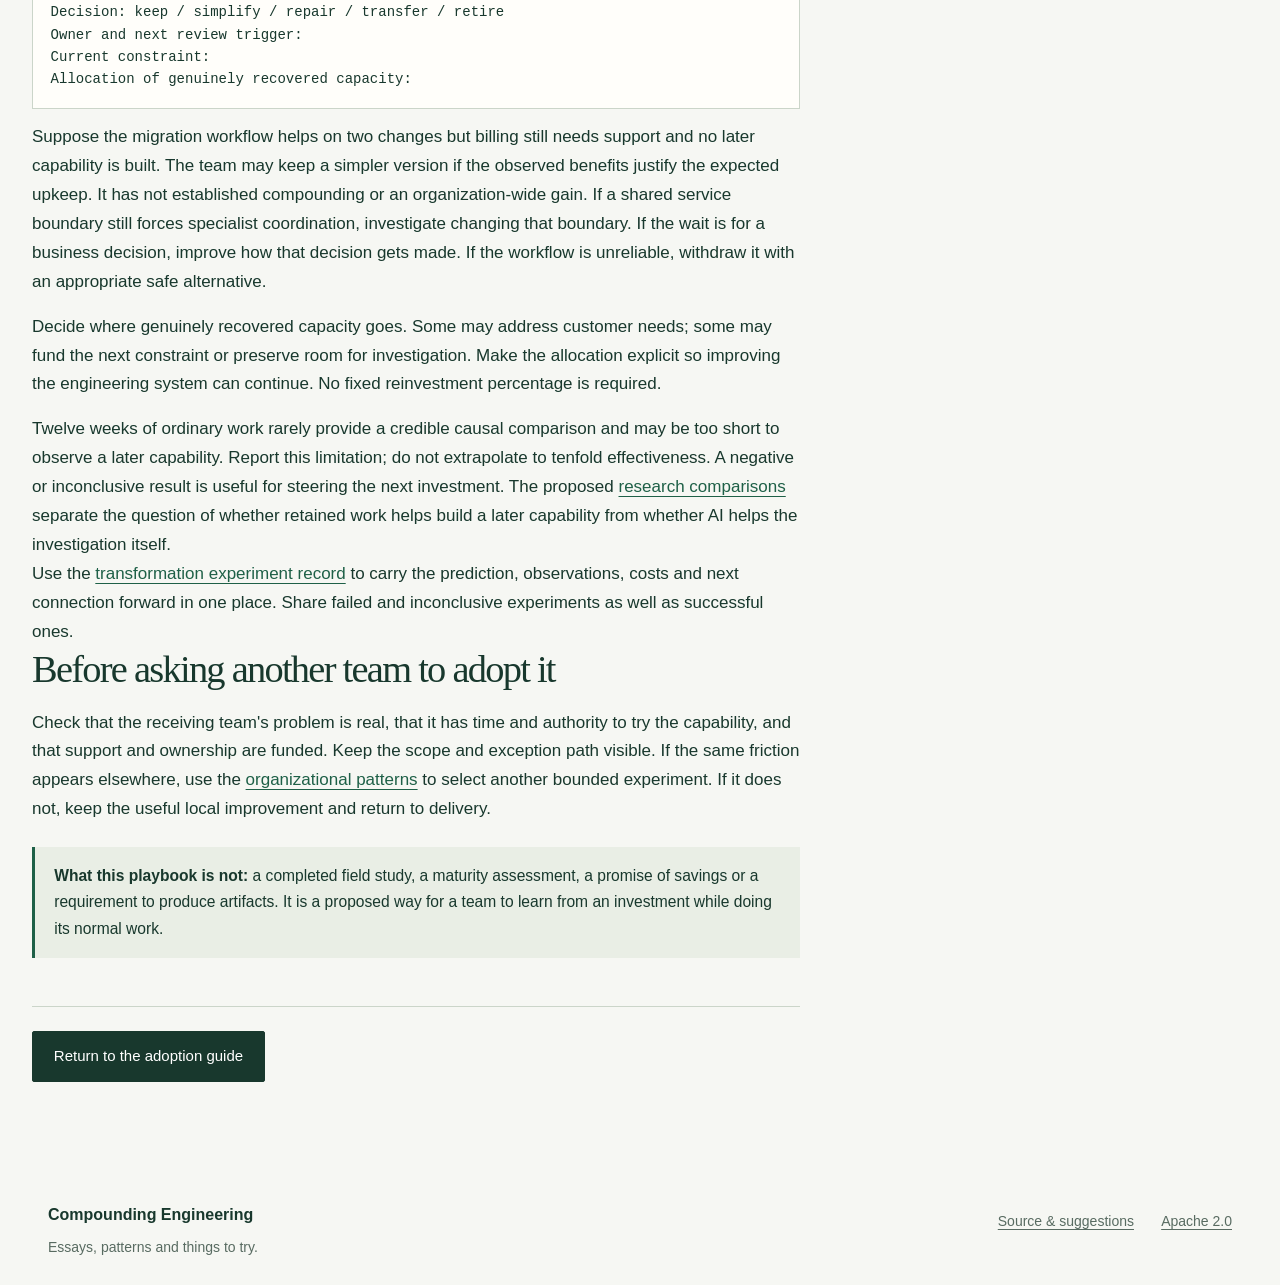
<file: adoption/first-twelve-weeks.html>
<!doctype html>
<html lang="en">
<head>
  <meta charset="utf-8">
  <meta name="viewport" content="width=device-width, initial-scale=1">
  <meta name="theme-color" content="#18382d">
  <title>The first twelve weeks — Compounding Engineering</title>
  <meta name="description" content="Start transforming one engineering workflow, learn from each experiment and test how its capabilities help the next investment.">
  <link rel="canonical" href="https://grove.github.io/compounding-engineering/adoption/first-twelve-weeks.html">
  <link rel="icon" type="image/svg+xml" href="../assets/favicon.svg">
  <link rel="stylesheet" href="../assets/styles.css?v=20261128">
  <link rel="stylesheet" href="../assets/adoption.css">
</head>
<body>
  <a class="skip-link" href="#main">Skip to content</a>
  <header class="masthead">
    <div class="shell header-inner">
      <a class="brand" href="../" aria-label="Compounding Engineering home"><svg class="brand-mark" viewBox="0 0 40 40" width="40" height="40" aria-hidden="true"><circle cx="20" cy="20" r="17"/><circle cx="20" cy="20" r="11"/><circle cx="20" cy="20" r="5"/><path d="M20 3v12"/></svg><span>Compounding<br>Engineering</span></a>
      <nav class="main-nav" aria-label="Main navigation"><a href="../paths/">Paths towards 10×</a><a href="../foundations.html">Foundations</a><a href="../adoption/">Try it with your team</a><a href="../evidence.html">Evidence</a></nav>
      <a class="header-source" href="https://github.com/grove/compounding-engineering">GitHub</a>
    </div>
  </header>
  <main id="main" class="adoption-page" tabindex="-1">
    <header><p class="eyebrow">Adoption guide</p><h1>The first twelve weeks</h1><p class="intro">Start transforming one workflow. Learn what changes the outcome, then use that understanding to develop the next capability.</p></header>
    <nav class="adoption-nav" aria-label="Adoption guide">
      <a href="index.html">Start here</a>
      <a href="investing.html">Investing</a>
      <a href="investment-canvas.html">Worksheet</a>
      <a href="patterns.html">Organizational patterns</a>
      <a href="first-twelve-weeks.html" aria-current="page">The first twelve weeks</a>
      <a href="experiments.html">Experiments</a>
    </nav>
    <article class="adoption-body">
      <section>
        <h2>Start transforming one workflow</h2>
        <p>Ask an engineering and product lead to pick one frequent class of valuable outcomes. In the hypothetical migration example, that is database changes reaching production with the required service behavior. Include investigation, decisions, setup, implementation, release and follow-up. The existing sequence of tickets and meetings is something to question.</p>
        <p>Choose whether to remove work, automate a routine path or redesign a dependency that makes the work necessary. Work that appears twice a year needs a different observation window. Use the existing <a href="https://grove.github.io/engineering-that-compounds/essays/measuring-the-capacity-for-change.html#a-twelve-week-field-check">twelve-week field check</a> as the measurement basis; this playbook adds the organizational decisions.</p>
        <p>The longer-term aim is tenfold effectiveness in useful outcomes, accounting for quality and total cost. These twelve weeks begin a learning process toward that ambition: test a change to how engineering happens, develop the team's judgment and investigate whether the resulting capabilities help build the next improvement.</p>
        <p>Agree on a real quality bar with the appropriate domain and risk owners. Do not substitute a simulated check for required production safeguards. The dates below are a suggested steering horizon, not deadlines to force a second investment or cross-team rollout.</p>
      </section>
      <section>
        <h2>Weeks 1–2: Find the limiting condition</h2>
        <p>Review a few recent comparable changes, including awkward and unsuccessful ones. Trace active effort, waits, rework, acceptance and dependencies. Mark each place where a person starts, coordinates, approves or rescues the procedure, and ask what purpose it serves. Speak with people upstream and downstream. Choose an outcome and a suspected constraint; compare removing the chore, changing the design, automating it and using existing capacity better.</p>
        <p>Engineering and product leads agree on a bounded experiment and the work it displaces. Name a maintainer, a review trigger and a stop condition using the <a href="investing.html">investment note</a>. If the diagnosis points to a missing decision instead of a missing tool, make that decision first.</p>
        <pre>Class of work / outcome:
System boundary and suspected constraint:
Current steps, handoffs and human interventions:
Work to remove, redesign or automate:
Recent comparable changes (links, including awkward ones):
Quality bar and risk owner:
Experiment, cap and displaced work:
Prediction / alternative explanation / what would change our minds:
Owner / receiving engineer if relevant:
Review trigger, fallback date, stop conditions:</pre>
        <h3 id="ai-assisted-investigation">Try AI on the diagnosis</h3>
        <p>If finding and comparing the cases is taking too long, try AI on that part of the work. For example, give it a small set of migration reviews the participants can access. Ask it to distinguish waiting for technical evidence from waiting for a decision, cite each case and include cases that resist the grouping. An engineer checks the source material before choosing an explanation to test.</p>
        <p>Agree the time and review cap first. Write down a credible alternative and what result would favor it. Try the smallest check that separates them: a prepared lock scenario might remove setup work, but it cannot decide how much downtime a customer can accept. Stop if the cases do not support a common problem or the investigation reaches its cap.</p>
        <p>Keep the question, evidence and decision in the issue already open. Record source preparation, model use, review effort and misleading suggestions. The later observation is whether this diagnosis led to a useful change. This trial alone cannot establish that AI improved the diagnosis or saved time; that needs a comparison.</p>
      </section>
      <section>
        <h2>Weeks 3–4: Change how the work happens</h2>
        <p>Try the smallest change that could relieve the constraint. For migrations, that might mean independent environments and a reliable way for billing to assess an eligible change without orders' specialist. If the dependency is unnecessary, try removing it. Producing a faster review summary is a smaller claim and should be evaluated as such.</p>
        <p>For a routine dependency workflow, establish what starts a run, how it gets an isolated environment, what evidence permits it to finish, and what brings an exception to a person. Exercise the whole path, including cleanup and follow-up. <a href="https://grove.github.io/engineering-that-compounds/essays/automating-the-work-of-engineering.html">Automating the work of engineering</a> gives a worked hypothetical example.</p>
        <p>Establish the expected result from the agreed behavior, independently of the implementation. Include a failure case and a nearby case where the suspected problem is absent; an agent's fix and its tests can share the same mistake. Record build effort, supervision and deferred commitments. Let someone other than the author use or operate the workflow. Ask them to predict a result, explain a surprise and try a changed condition. Use that conversation to identify the understanding or practice they still need.</p>
        <p>If the initial bet fails its quality bar or runs out of budget, stop and decide whether to repair, reduce scope or remove it. Do not extend the cap just to finish the experiment.</p>
      </section>
      <section>
        <h2>Weeks 5–8: Watch later work</h2>
        <p>Record every eligible change in the small selected class where practical, or agree an unbiased sampling rule in advance. Include abandoned attempts, workarounds, maintenance, missing checks, specialist support and later corrections. Use ordinary work records; avoid creating another tracking system.</p>
        <pre>Change / eligibility / comparable baseline:
Outcome and acceptance evidence:
Prediction compared with outcome / surprise:
Revised explanation, assumption or decision:
Active human effort / elapsed waiting:
Interventions and handoffs (including exception handling):
Recurring work removed / new recurring obligations:
AI and other non-human costs if material:
Capability used, bypassed or unavailable (why):
Adaptation, upkeep, supervision and rework:
Independent use / quality issues / downstream queues:</pre>
        <p>Ask whether the initial constraint has moved. Faster review may simply leave more migrations waiting for release approval. Did the old handoff disappear, or does someone now operate a different queue? Measure accepted outcomes and human attention across the workflow at the same or stronger quality bar. Compare like work; record changes in demand, difficulty, staffing and tooling. Do not convert directional observations into individual performance scores.</p>
        <p>Revisit the explanation as well as the tool. Did a later migration behave as predicted? Keep the useful reasoning with its evidence and conditions, teach it to the next user and revise obsolete guidance. A lesson has helped when it changes a later decision or enables someone to handle an unfamiliar case. If AI helped the investigation, also check its missed cases and repeated false leads. Narrow or stop it when reviewing its output costs more than the problem warrants.</p>
      </section>
      <section>
        <h2>Weeks 9–10: Test the next connection, if one exists</h2>
        <p>Follow the new constraint before choosing another investment. If another team has a real eligible migration, allocate receiver time and let its engineer adapt and interpret the workflow. If a recovery rehearsal is now worthwhile, see whether the earlier environments and cases reduce setup or improve verification. These are different questions: a capability can travel without compounding, and it can compound without crossing teams.</p>
        <p>A software farm can investigate the factory's repeated interventions and propose a change to its machinery. For example, retained update failures might help build a diagnostic that collects the missing evidence automatically. An isolated update environment might make a runtime-upgrade experiment affordable. Compare the new work required with what the earlier capability contributed; do not infer compounding from another scheduled job.</p>
        <p>Include the way the team learned. Could the earlier sources, comparison method and shared understanding help another investigator design a useful experiment? <a href="https://grove.github.io/engineering-that-compounds/essays/compounding-learning.html">Compounding learning</a> and <a href="https://grove.github.io/engineering-that-compounds/essays/improving-our-ability-to-improve.html">Improving our ability to improve</a> develop this possibility.</p>
        <pre>Later capability or receiving team's job:
What transferred (including judgment and investigation methods) / what was new:
Adaptation, support and verification cost:
Observed decision or result:
Evidence of lower cost or greater capability (if any):
Alternative explanation / estimated counterfactual:
Unanswered questions:</pre>
        <p>If no useful later investment or receiving task arrives, skip this step. Never invent extra infrastructure to complete the playbook.</p>
      </section>
      <section>
        <h2>Weeks 11–12: Make a decision</h2>
        <p>Use the <a href="https://grove.github.io/patterns-of-compounding-engineering/patterns/investment-retrospective.html">Investment retrospective</a>. Read individual change notes before comparing averages. Invite the people who paid for upkeep and the people who benefited. A conclusion can be that the bet was useful, inconclusive, unnecessary or damaging.</p>
        <pre>Outcome and observed changes:
Local return / risk reduction:
System-level change (if established):
Work or handoffs eliminated / intervention burden remaining:
Later capability and evidence of a connection (if established):
What people can now explain, judge or do independently:
Lessons to retain, teach, revise or retire / next use:
Full cost, displaced work, upkeep and uncertainty:
Decision: keep / simplify / repair / transfer / retire
Owner and next review trigger:
Current constraint:
Allocation of genuinely recovered capacity:</pre>
        <p>Suppose the migration workflow helps on two changes but billing still needs support and no later capability is built. The team may keep a simpler version if the observed benefits justify the expected upkeep. It has not established compounding or an organization-wide gain. If a shared service boundary still forces specialist coordination, investigate changing that boundary. If the wait is for a business decision, improve how that decision gets made. If the workflow is unreliable, withdraw it with an appropriate safe alternative.</p>
        <p>Decide where genuinely recovered capacity goes. Some may address customer needs; some may fund the next constraint or preserve room for investigation. Make the allocation explicit so improving the engineering system can continue. No fixed reinvestment percentage is required.</p>
        <p>Twelve weeks of ordinary work rarely provide a credible causal comparison and may be too short to observe a later capability. Report this limitation; do not extrapolate to tenfold effectiveness. A negative or inconclusive result is useful for steering the next investment. The proposed <a href="https://grove.github.io/engineering-that-compounds/research/second-capability.html">research comparisons</a> separate the question of whether retained work helps build a later capability from whether AI helps the investigation itself.</p>
      </section>
      <p>Use the <a href="experiments.html#evidence-record">transformation experiment record</a> to carry the prediction, observations, costs and next connection forward in one place. Share failed and inconclusive experiments as well as successful ones.</p>
      <section>
        <h2>Before asking another team to adopt it</h2>
        <p>Check that the receiving team's problem is real, that it has time and authority to try the capability, and that support and ownership are funded. Keep the scope and exception path visible. If the same friction appears elsewhere, use the <a href="patterns.html">organizational patterns</a> to select another bounded experiment. If it does not, keep the useful local improvement and return to delivery.</p>
        <div class="note"><p><strong>What this playbook is not:</strong> a completed field study, a maturity assessment, a promise of savings or a requirement to produce artifacts. It is a proposed way for a team to learn from an investment while doing its normal work.</p></div>
      </section>
      <p class="next-page"><a class="button" href="index.html">Return to the adoption guide</a></p>
    </article>
  </main>
  <footer class="site-footer"><div class="shell footer-inner"><div><a class="footer-brand" href="../">Compounding Engineering</a><p>Essays, patterns and things to try.</p></div><nav aria-label="About this project"><a href="https://github.com/grove/compounding-engineering">Source &amp; suggestions</a><a href="https://github.com/grove/compounding-engineering/blob/main/LICENSE">Apache 2.0</a></nav></div></footer>
</body>
</html>
</file>
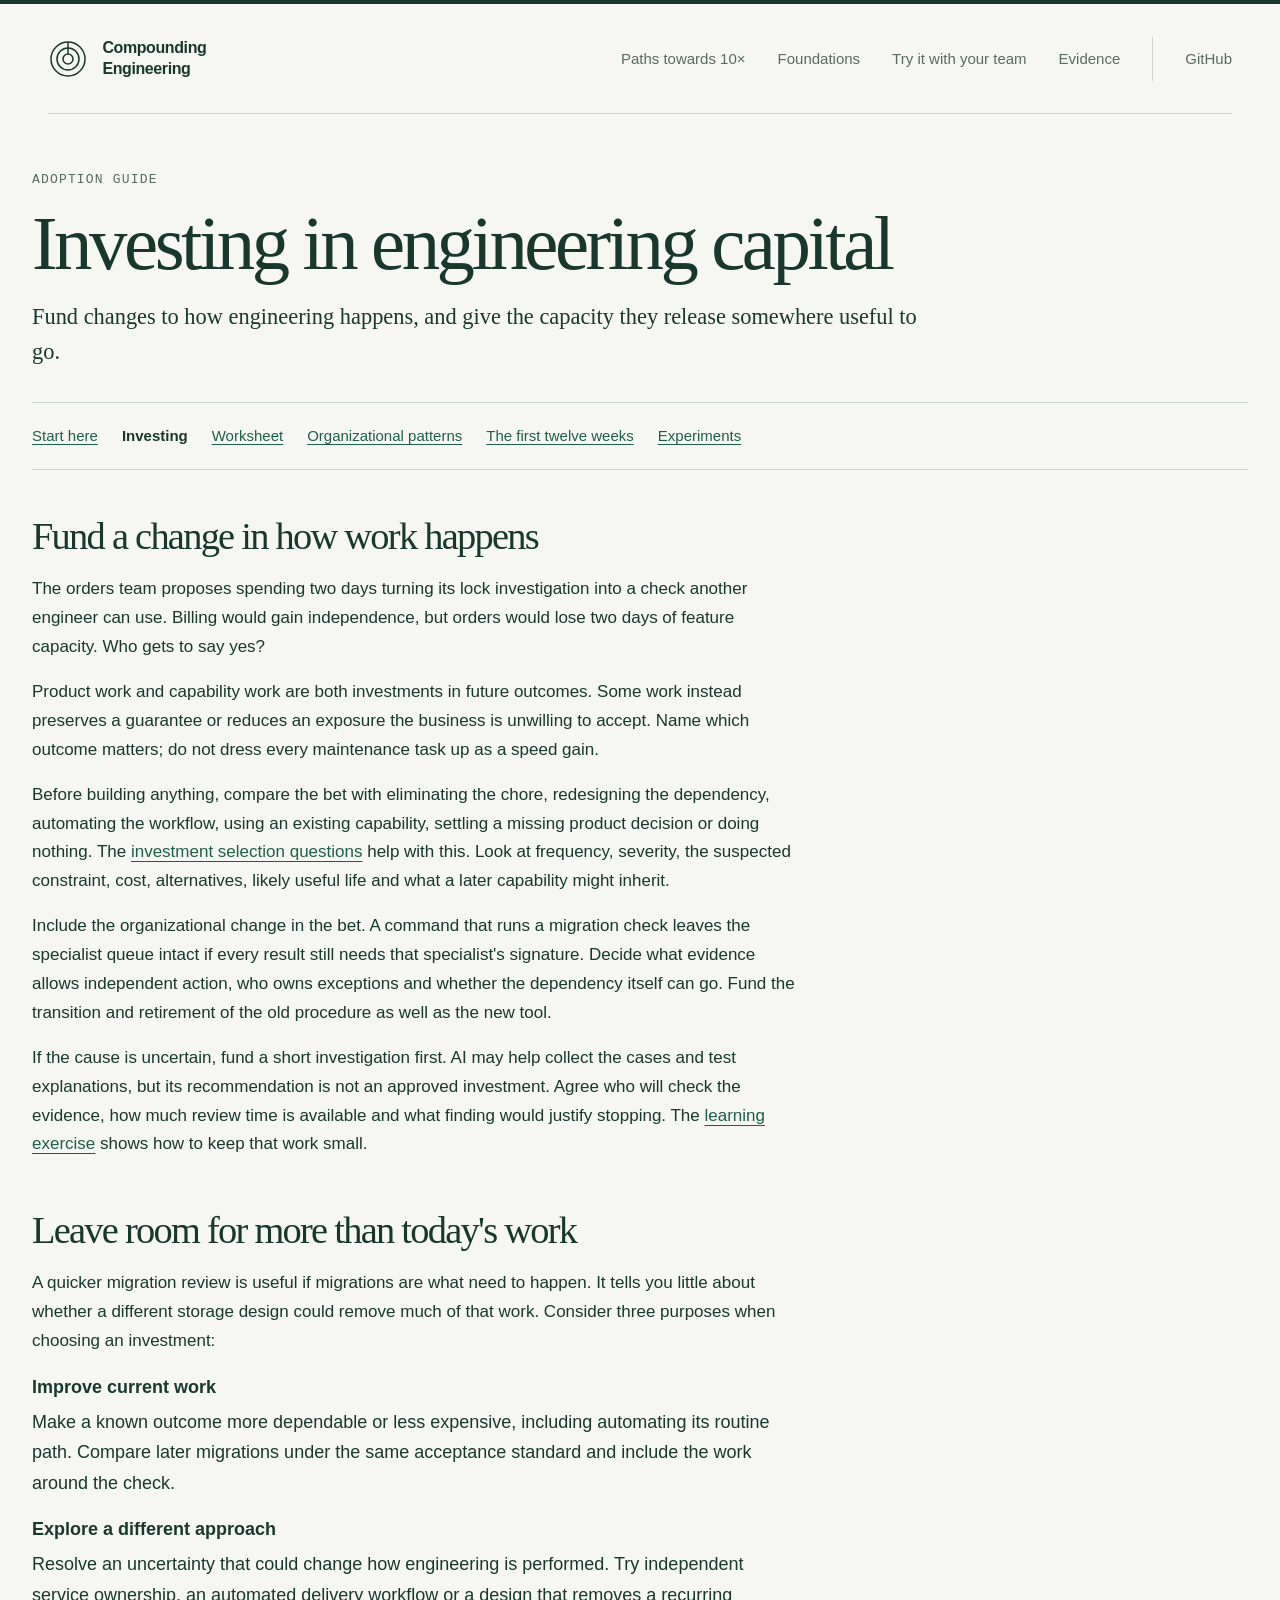
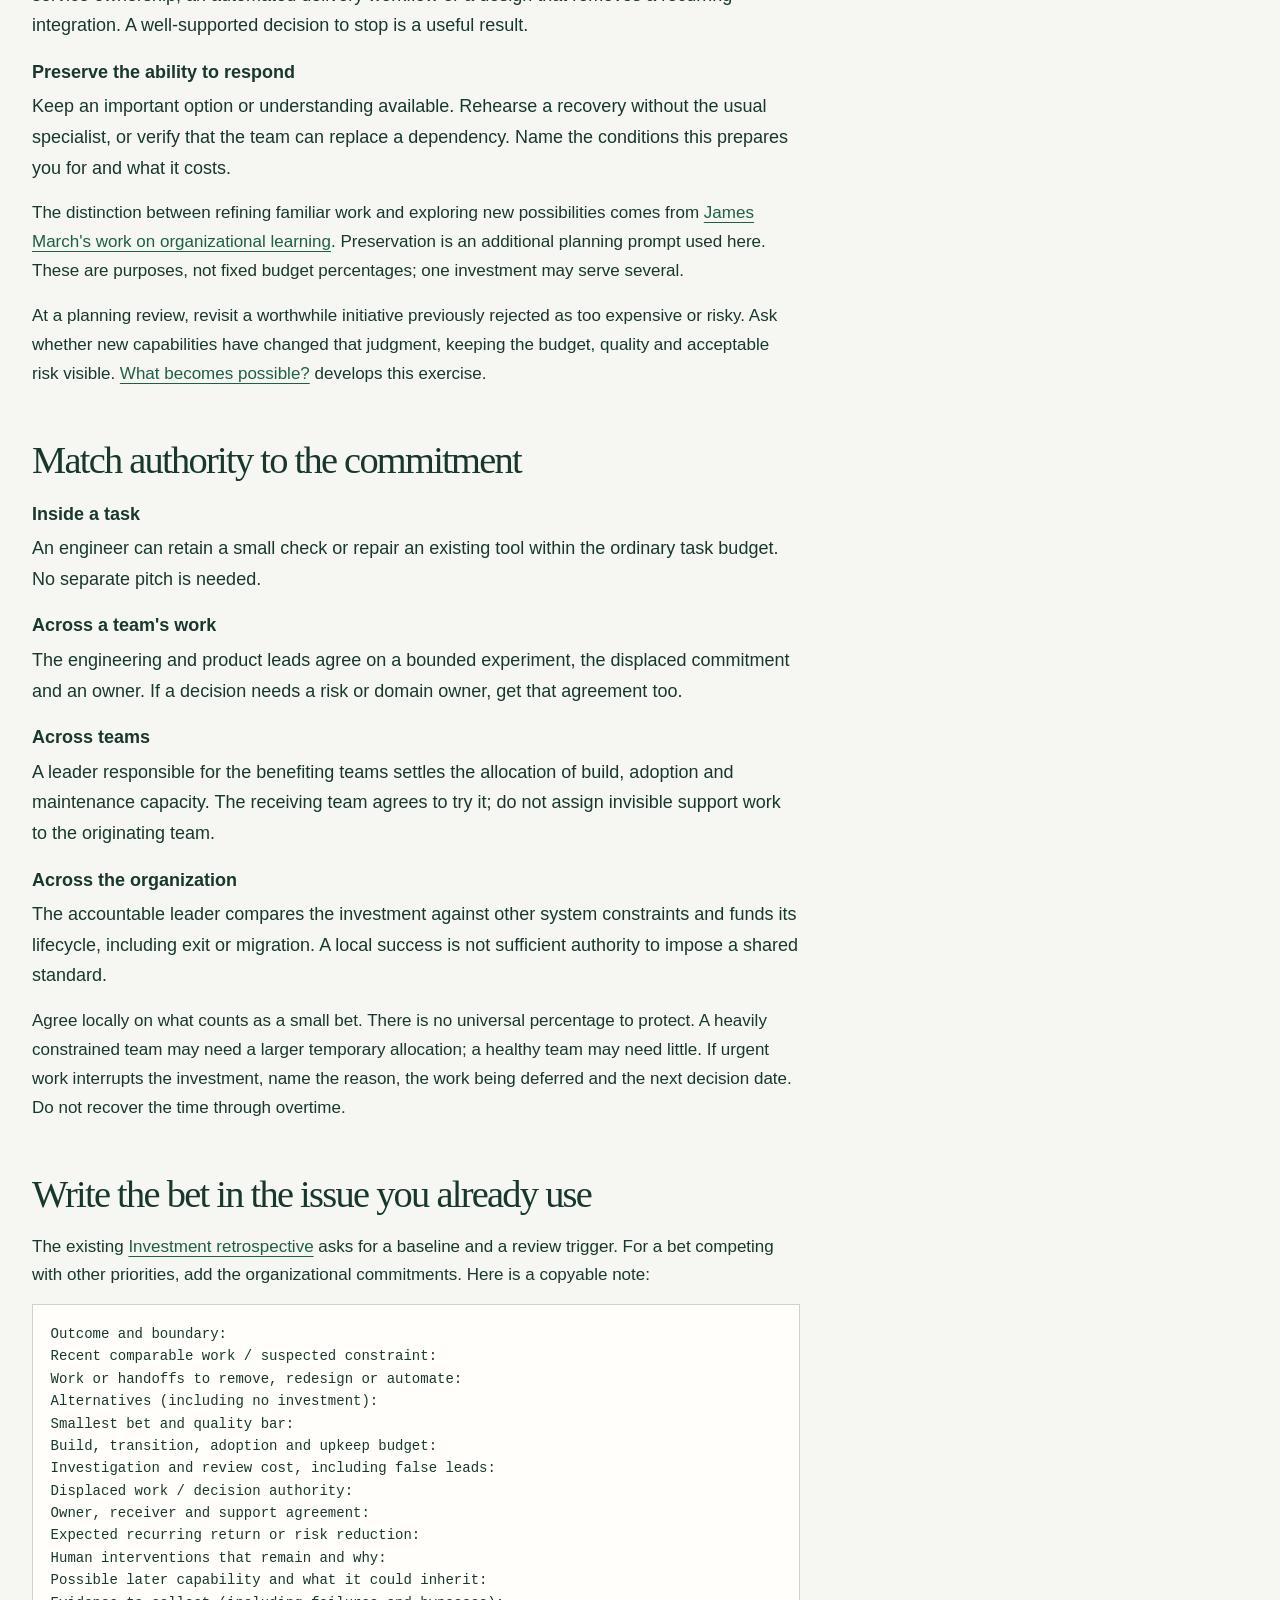
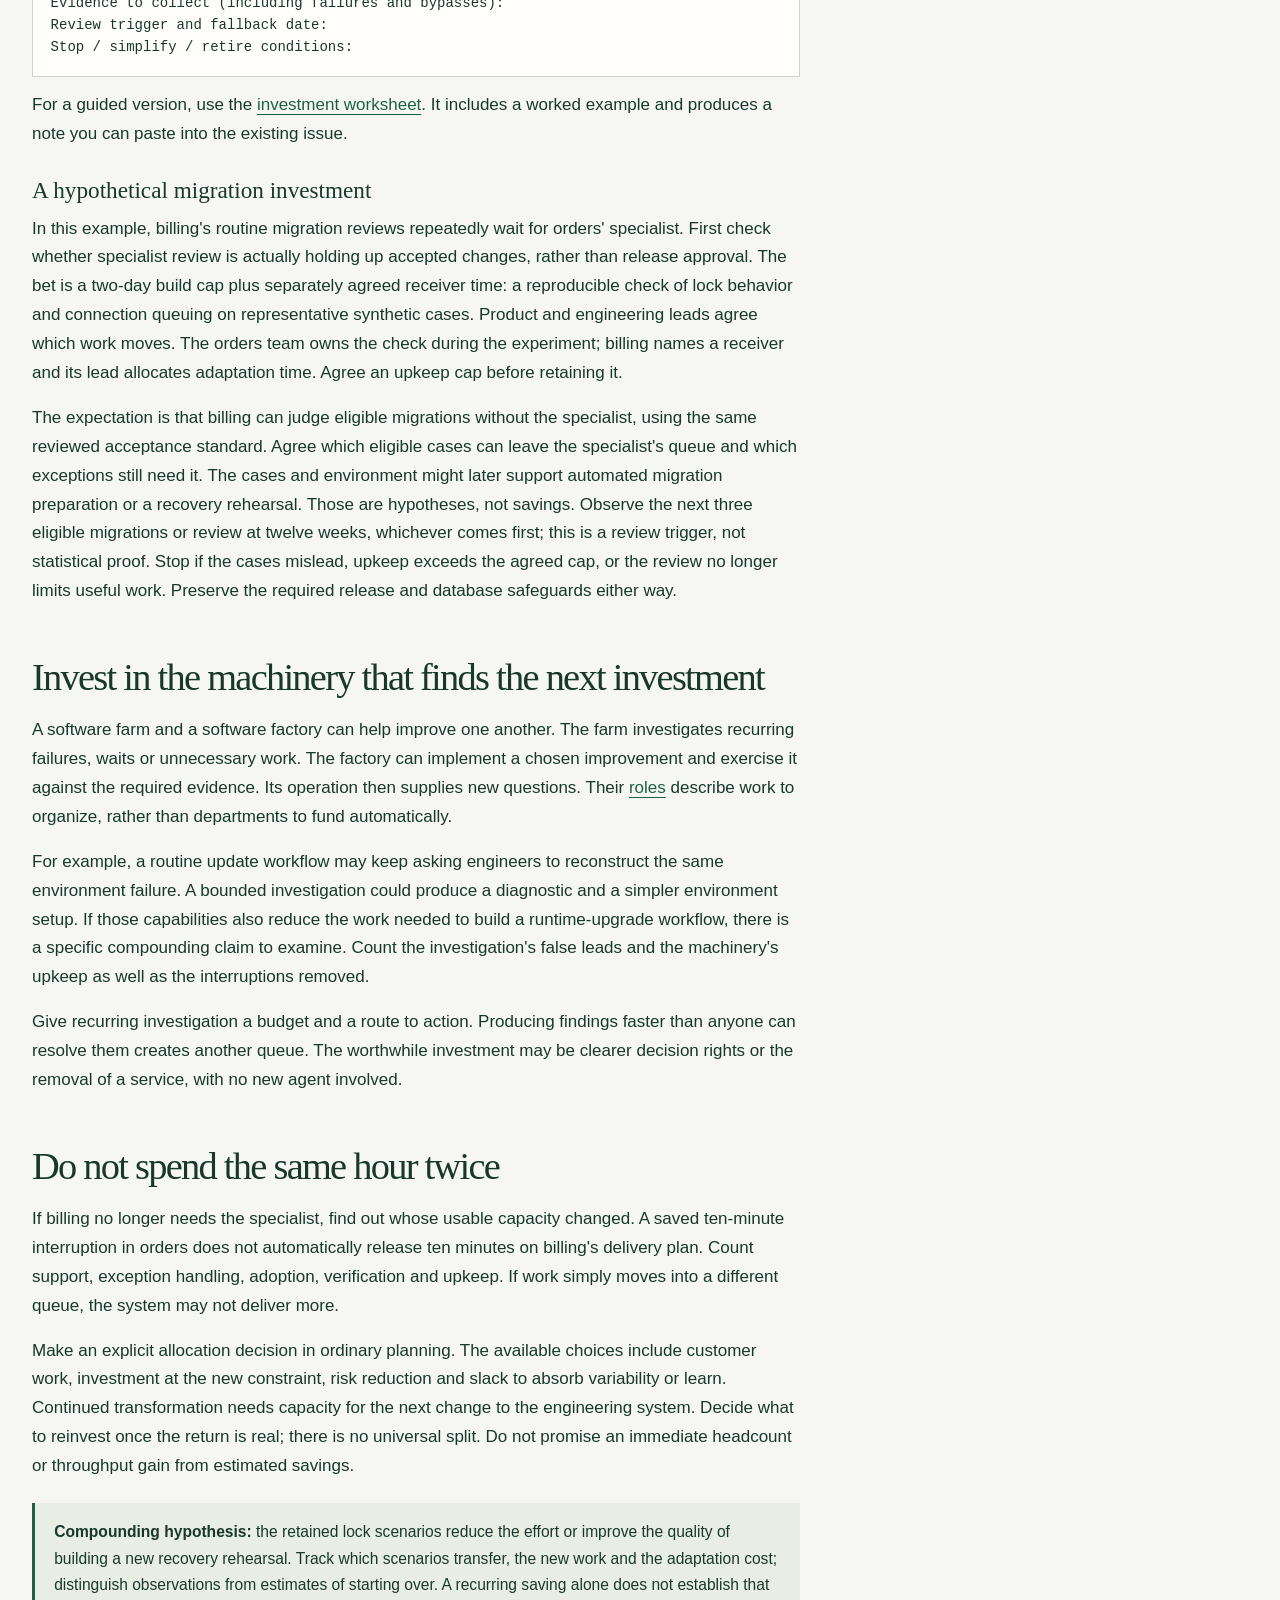
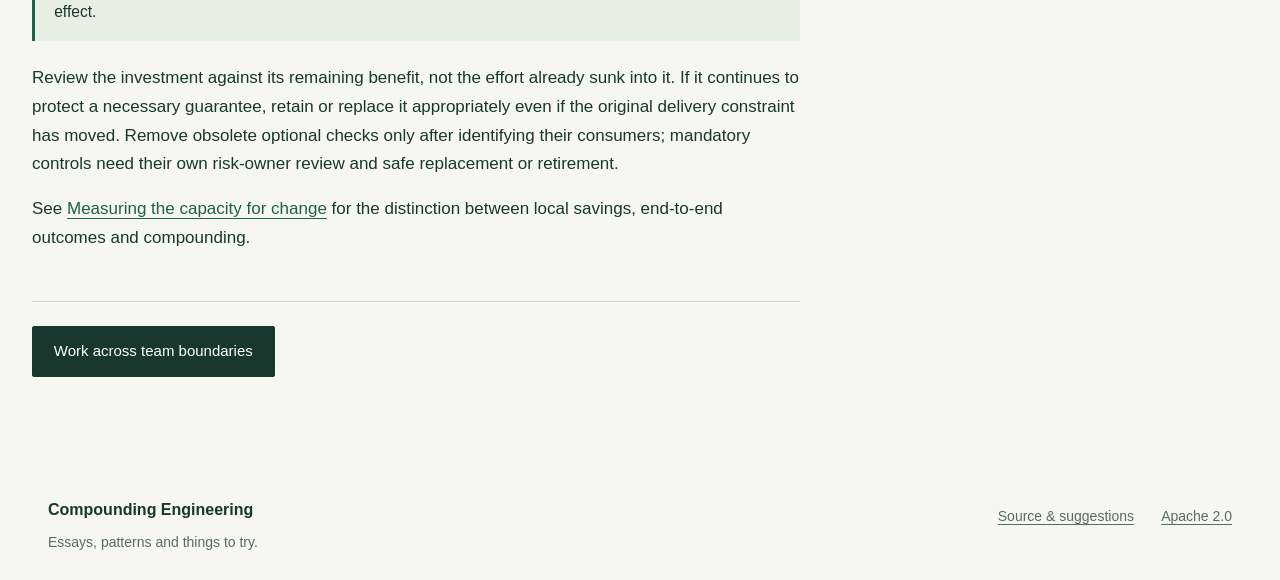
<file: adoption/investing.html>
<!doctype html>
<html lang="en">
<head>
  <meta charset="utf-8">
  <meta name="viewport" content="width=device-width, initial-scale=1">
  <meta name="theme-color" content="#18382d">
  <title>Investing in engineering capital — Compounding Engineering</title>
  <meta name="description" content="Fund changes to how engineering happens: remove constraints, automate workflows and reinvest the capacity they actually release.">
  <link rel="canonical" href="https://grove.github.io/compounding-engineering/adoption/investing.html">
  <link rel="icon" type="image/svg+xml" href="../assets/favicon.svg">
  <link rel="stylesheet" href="../assets/styles.css?v=20261128">
  <link rel="stylesheet" href="../assets/adoption.css">
</head>
<body>
  <a class="skip-link" href="#main">Skip to content</a>
  <header class="masthead">
    <div class="shell header-inner">
      <a class="brand" href="../" aria-label="Compounding Engineering home"><svg class="brand-mark" viewBox="0 0 40 40" width="40" height="40" aria-hidden="true"><circle cx="20" cy="20" r="17"/><circle cx="20" cy="20" r="11"/><circle cx="20" cy="20" r="5"/><path d="M20 3v12"/></svg><span>Compounding<br>Engineering</span></a>
      <nav class="main-nav" aria-label="Main navigation"><a href="../paths/">Paths towards 10×</a><a href="../foundations.html">Foundations</a><a href="../adoption/">Try it with your team</a><a href="../evidence.html">Evidence</a></nav>
      <a class="header-source" href="https://github.com/grove/compounding-engineering">GitHub</a>
    </div>
  </header>
  <main id="main" class="adoption-page" tabindex="-1">
    <header><p class="eyebrow">Adoption guide</p><h1>Investing in engineering capital</h1><p class="intro">Fund changes to how engineering happens, and give the capacity they release somewhere useful to go.</p></header>
    <nav class="adoption-nav" aria-label="Adoption guide">
      <a href="index.html">Start here</a>
      <a href="investing.html" aria-current="page">Investing</a>
      <a href="investment-canvas.html">Worksheet</a>
      <a href="patterns.html">Organizational patterns</a>
      <a href="first-twelve-weeks.html">The first twelve weeks</a>
      <a href="experiments.html">Experiments</a>
    </nav>
    <article class="adoption-body">
      <section>
        <h2>Fund a change in how work happens</h2>
        <p>The orders team proposes spending two days turning its lock investigation into a check another engineer can use. Billing would gain independence, but orders would lose two days of feature capacity. Who gets to say yes?</p>
        <p>Product work and capability work are both investments in future outcomes. Some work instead preserves a guarantee or reduces an exposure the business is unwilling to accept. Name which outcome matters; do not dress every maintenance task up as a speed gain.</p>
        <p>Before building anything, compare the bet with eliminating the chore, redesigning the dependency, automating the workflow, using an existing capability, settling a missing product decision or doing nothing. The <a href="https://grove.github.io/patterns-of-compounding-engineering/guide.html#choosing-between-competing-investments">investment selection questions</a> help with this. Look at frequency, severity, the suspected constraint, cost, alternatives, likely useful life and what a later capability might inherit.</p>
        <p>Include the organizational change in the bet. A command that runs a migration check leaves the specialist queue intact if every result still needs that specialist's signature. Decide what evidence allows independent action, who owns exceptions and whether the dependency itself can go. Fund the transition and retirement of the old procedure as well as the new tool.</p>
        <p>If the cause is uncertain, fund a short investigation first. AI may help collect the cases and test explanations, but its recommendation is not an approved investment. Agree who will check the evidence, how much review time is available and what finding would justify stopping. The <a href="index.html#learning-from-the-work">learning exercise</a> shows how to keep that work small.</p>
      </section>
      <section id="three-purposes">
        <h2>Leave room for more than today's work</h2>
        <p>A quicker migration review is useful if migrations are what need to happen. It tells you little about whether a different storage design could remove much of that work. Consider three purposes when choosing an investment:</p>
        <dl>
          <dt>Improve current work</dt><dd>Make a known outcome more dependable or less expensive, including automating its routine path. Compare later migrations under the same acceptance standard and include the work around the check.</dd>
          <dt>Explore a different approach</dt><dd>Resolve an uncertainty that could change how engineering is performed. Try independent service ownership, an automated delivery workflow or a design that removes a recurring integration. A well-supported decision to stop is a useful result.</dd>
          <dt>Preserve the ability to respond</dt><dd>Keep an important option or understanding available. Rehearse a recovery without the usual specialist, or verify that the team can replace a dependency. Name the conditions this prepares you for and what it costs.</dd>
        </dl>
        <p>The distinction between refining familiar work and exploring new possibilities comes from <a href="https://doi.org/10.1287/orsc.2.1.71">James March's work on organizational learning</a>. Preservation is an additional planning prompt used here. These are purposes, not fixed budget percentages; one investment may serve several.</p>
        <p>At a planning review, revisit a worthwhile initiative previously rejected as too expensive or risky. Ask whether new capabilities have changed that judgment, keeping the budget, quality and acceptable risk visible. <a href="https://grove.github.io/engineering-that-compounds/essays/what-becomes-possible.html">What becomes possible?</a> develops this exercise.</p>
      </section>
      <section>
        <h2>Match authority to the commitment</h2>
        <dl>
          <dt>Inside a task</dt><dd>An engineer can retain a small check or repair an existing tool within the ordinary task budget. No separate pitch is needed.</dd>
          <dt>Across a team's work</dt><dd>The engineering and product leads agree on a bounded experiment, the displaced commitment and an owner. If a decision needs a risk or domain owner, get that agreement too.</dd>
          <dt>Across teams</dt><dd>A leader responsible for the benefiting teams settles the allocation of build, adoption and maintenance capacity. The receiving team agrees to try it; do not assign invisible support work to the originating team.</dd>
          <dt>Across the organization</dt><dd>The accountable leader compares the investment against other system constraints and funds its lifecycle, including exit or migration. A local success is not sufficient authority to impose a shared standard.</dd>
        </dl>
        <p>Agree locally on what counts as a small bet. There is no universal percentage to protect. A heavily constrained team may need a larger temporary allocation; a healthy team may need little. If urgent work interrupts the investment, name the reason, the work being deferred and the next decision date. Do not recover the time through overtime.</p>
      </section>
      <section>
        <h2>Write the bet in the issue you already use</h2>
        <p>The existing <a href="https://grove.github.io/patterns-of-compounding-engineering/patterns/investment-retrospective.html">Investment retrospective</a> asks for a baseline and a review trigger. For a bet competing with other priorities, add the organizational commitments. Here is a copyable note:</p>
        <pre>Outcome and boundary:
Recent comparable work / suspected constraint:
Work or handoffs to remove, redesign or automate:
Alternatives (including no investment):
Smallest bet and quality bar:
Build, transition, adoption and upkeep budget:
Investigation and review cost, including false leads:
Displaced work / decision authority:
Owner, receiver and support agreement:
Expected recurring return or risk reduction:
Human interventions that remain and why:
Possible later capability and what it could inherit:
Evidence to collect (including failures and bypasses):
Review trigger and fallback date:
Stop / simplify / retire conditions:</pre>
        <p>For a guided version, use the <a href="investment-canvas.html">investment worksheet</a>. It includes a worked example and produces a note you can paste into the existing issue.</p>
        <h3>A hypothetical migration investment</h3>
        <p>In this example, billing's routine migration reviews repeatedly wait for orders' specialist. First check whether specialist review is actually holding up accepted changes, rather than release approval. The bet is a two-day build cap plus separately agreed receiver time: a reproducible check of lock behavior and connection queuing on representative synthetic cases. Product and engineering leads agree which work moves. The orders team owns the check during the experiment; billing names a receiver and its lead allocates adaptation time. Agree an upkeep cap before retaining it.</p>
        <p>The expectation is that billing can judge eligible migrations without the specialist, using the same reviewed acceptance standard. Agree which eligible cases can leave the specialist's queue and which exceptions still need it. The cases and environment might later support automated migration preparation or a recovery rehearsal. Those are hypotheses, not savings. Observe the next three eligible migrations or review at twelve weeks, whichever comes first; this is a review trigger, not statistical proof. Stop if the cases mislead, upkeep exceeds the agreed cap, or the review no longer limits useful work. Preserve the required release and database safeguards either way.</p>
      </section>
      <section>
        <h2>Invest in the machinery that finds the next investment</h2>
        <p>A software farm and a software factory can help improve one another. The farm investigates recurring failures, waits or unnecessary work. The factory can implement a chosen improvement and exercise it against the required evidence. Its operation then supplies new questions. Their <a href="index.html#farms-and-factories">roles</a> describe work to organize, rather than departments to fund automatically.</p>
        <p>For example, a routine update workflow may keep asking engineers to reconstruct the same environment failure. A bounded investigation could produce a diagnostic and a simpler environment setup. If those capabilities also reduce the work needed to build a runtime-upgrade workflow, there is a specific compounding claim to examine. Count the investigation's false leads and the machinery's upkeep as well as the interruptions removed.</p>
        <p>Give recurring investigation a budget and a route to action. Producing findings faster than anyone can resolve them creates another queue. The worthwhile investment may be clearer decision rights or the removal of a service, with no new agent involved.</p>
      </section>
      <section>
        <h2>Do not spend the same hour twice</h2>
        <p>If billing no longer needs the specialist, find out whose usable capacity changed. A saved ten-minute interruption in orders does not automatically release ten minutes on billing's delivery plan. Count support, exception handling, adoption, verification and upkeep. If work simply moves into a different queue, the system may not deliver more.</p>
        <p>Make an explicit allocation decision in ordinary planning. The available choices include customer work, investment at the new constraint, risk reduction and slack to absorb variability or learn. Continued transformation needs capacity for the next change to the engineering system. Decide what to reinvest once the return is real; there is no universal split. Do not promise an immediate headcount or throughput gain from estimated savings.</p>
        <div class="note"><p><strong>Compounding hypothesis:</strong> the retained lock scenarios reduce the effort or improve the quality of building a new recovery rehearsal. Track which scenarios transfer, the new work and the adaptation cost; distinguish observations from estimates of starting over. A recurring saving alone does not establish that effect.</p></div>
        <p>Review the investment against its remaining benefit, not the effort already sunk into it. If it continues to protect a necessary guarantee, retain or replace it appropriately even if the original delivery constraint has moved. Remove obsolete optional checks only after identifying their consumers; mandatory controls need their own risk-owner review and safe replacement or retirement.</p>
        <p>See <a href="https://grove.github.io/engineering-that-compounds/essays/measuring-the-capacity-for-change.html">Measuring the capacity for change</a> for the distinction between local savings, end-to-end outcomes and compounding.</p>
      </section>
      <p class="next-page"><a class="button" href="patterns.html">Work across team boundaries</a></p>
    </article>
  </main>
  <footer class="site-footer"><div class="shell footer-inner"><div><a class="footer-brand" href="../">Compounding Engineering</a><p>Essays, patterns and things to try.</p></div><nav aria-label="About this project"><a href="https://github.com/grove/compounding-engineering">Source &amp; suggestions</a><a href="https://github.com/grove/compounding-engineering/blob/main/LICENSE">Apache 2.0</a></nav></div></footer>
</body>
</html>
</file>
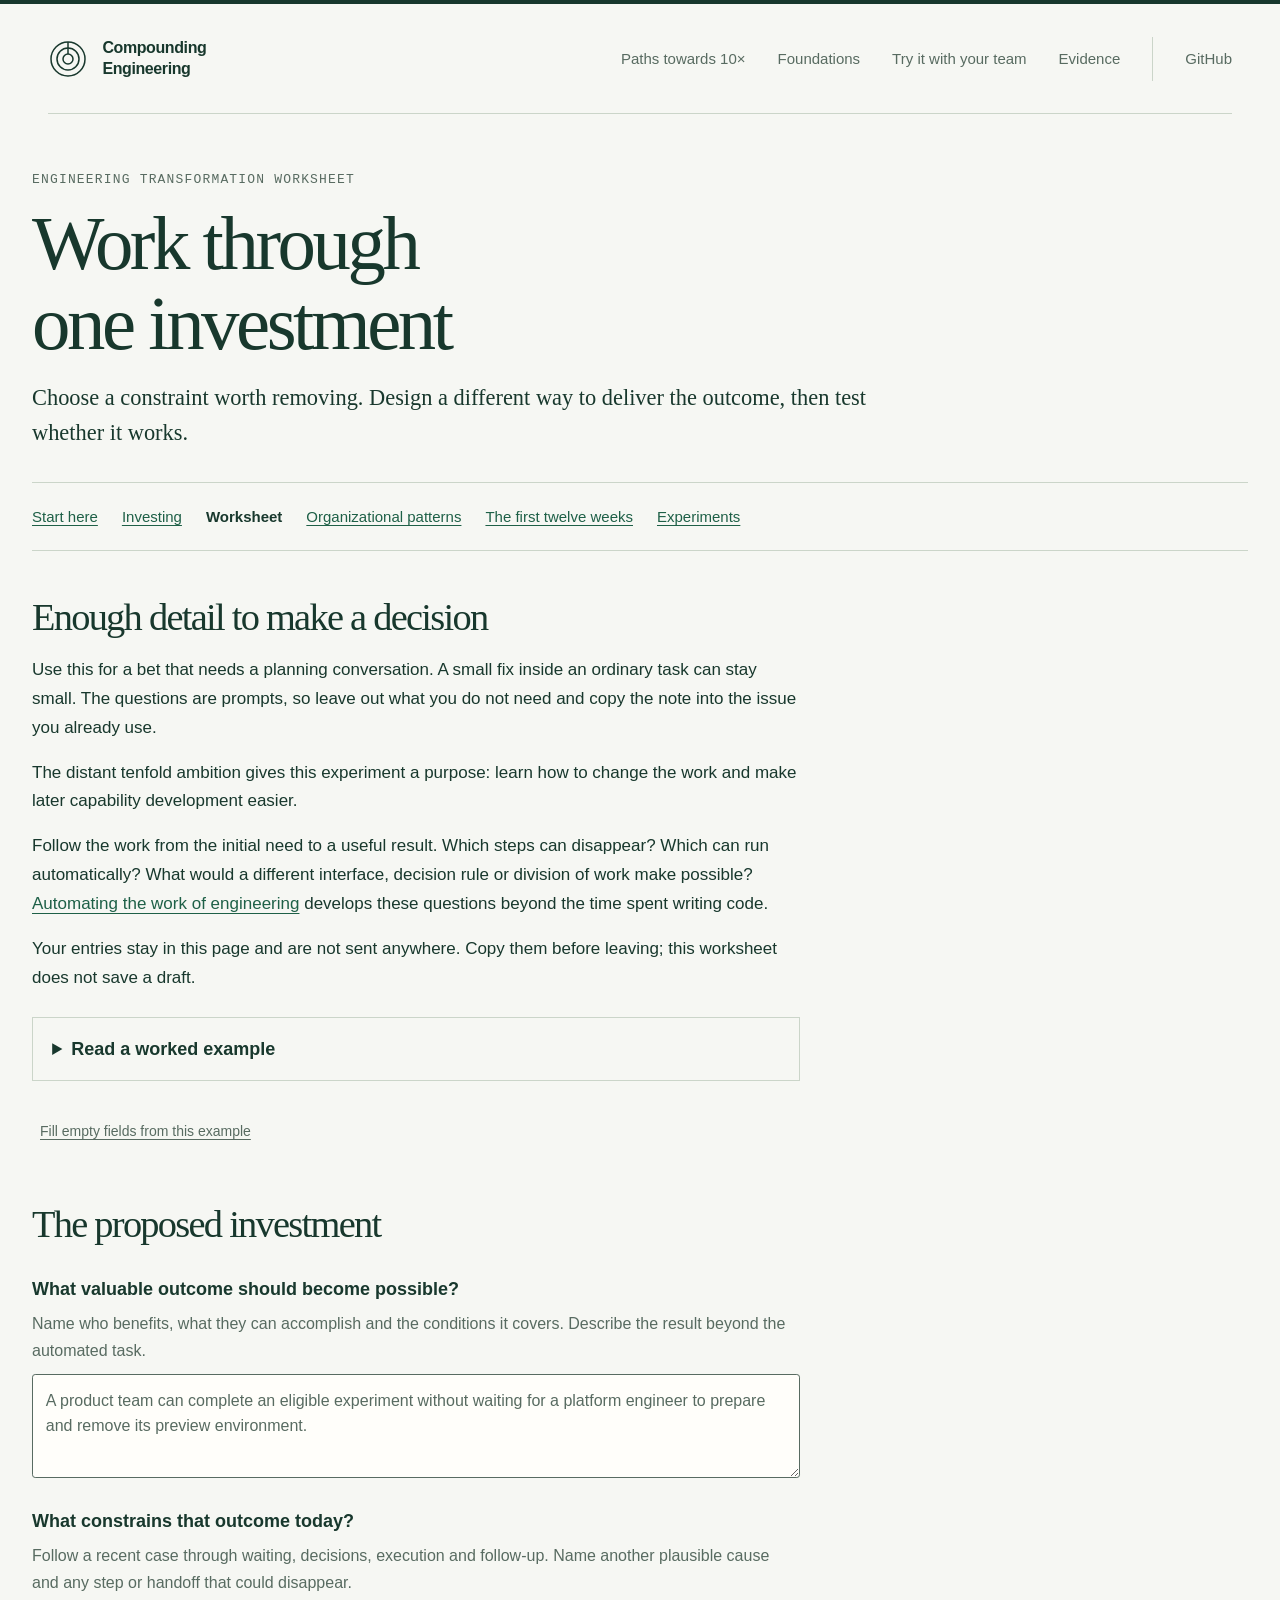
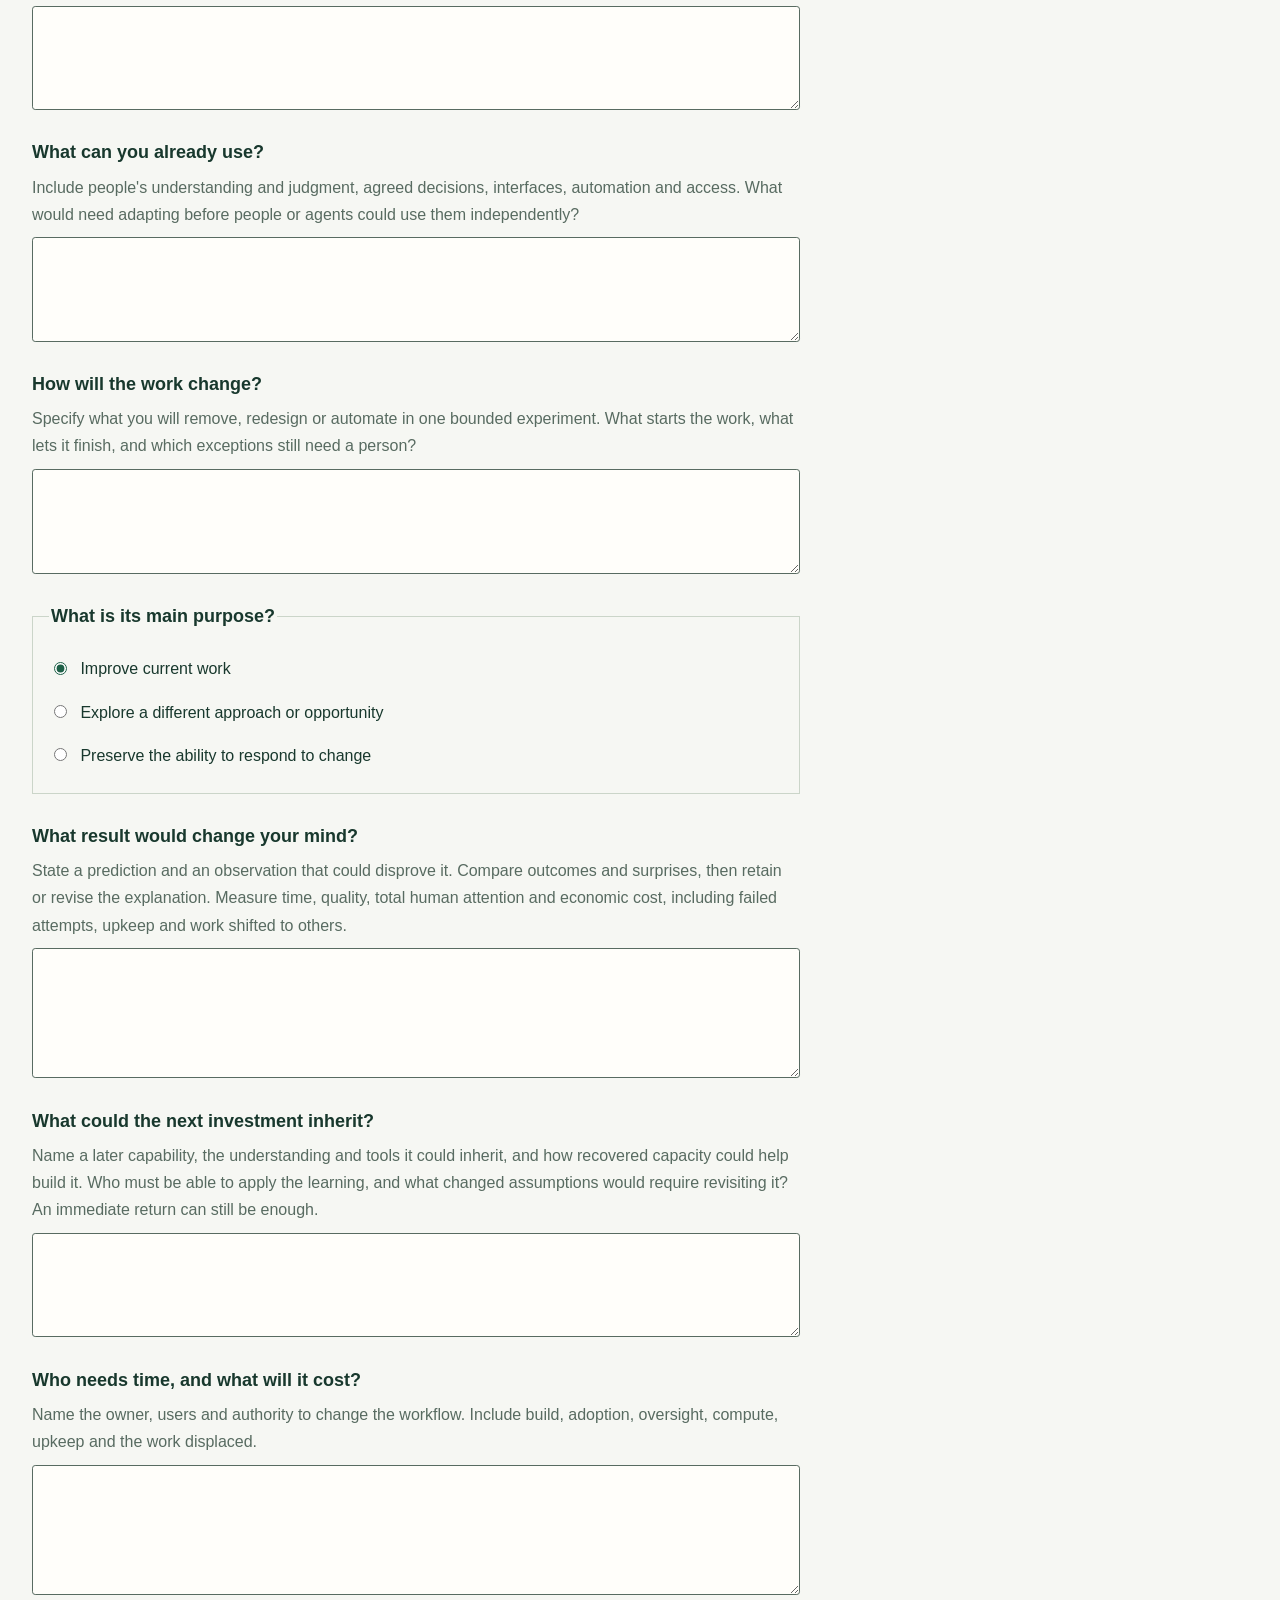
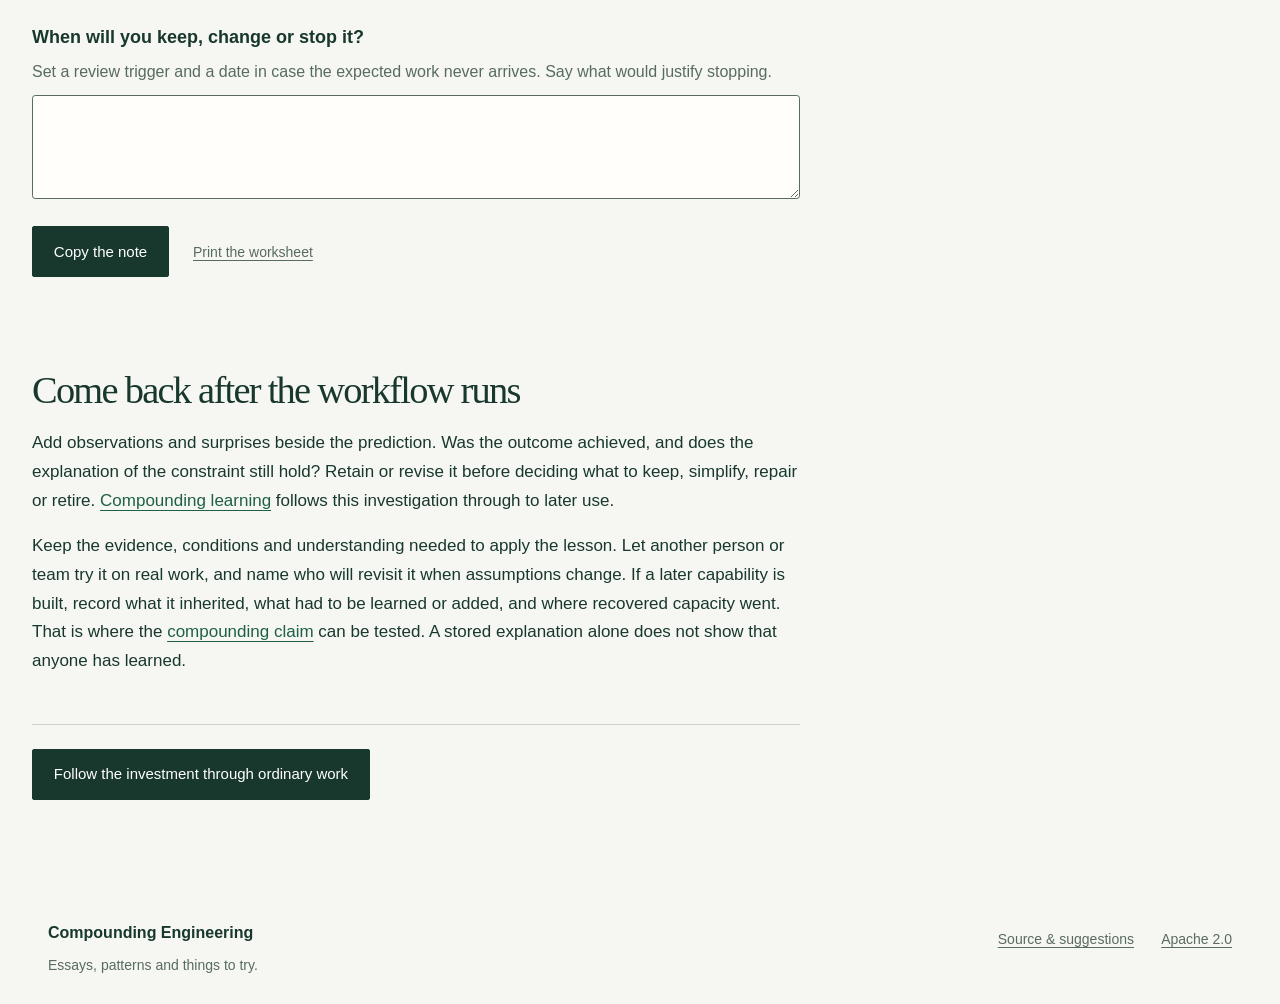
<file: adoption/investment-canvas.html>
<!doctype html>
<html lang="en">
<head>
  <meta charset="utf-8">
  <meta name="viewport" content="width=device-width, initial-scale=1">
  <meta name="theme-color" content="#18382d">
  <title>Work through one investment — Compounding Engineering</title>
  <meta name="description" content="Test a change to engineering work, learn from the outcome and develop capabilities that make the next investment easier. Count human attention and total cost.">
  <link rel="canonical" href="https://grove.github.io/compounding-engineering/adoption/investment-canvas.html">
  <link rel="icon" type="image/svg+xml" href="../assets/favicon.svg">
  <link rel="stylesheet" href="../assets/styles.css?v=20261128">
  <link rel="stylesheet" href="../assets/adoption.css">
  <script type="module" src="../assets/investment-canvas.js?v=975941afda69"></script>
</head>
<body>
  <a class="skip-link" href="#main">Skip to content</a>
  <header class="masthead">
    <div class="shell header-inner">
      <a class="brand" href="../" aria-label="Compounding Engineering home"><svg class="brand-mark" viewBox="0 0 40 40" width="40" height="40" aria-hidden="true"><circle cx="20" cy="20" r="17"/><circle cx="20" cy="20" r="11"/><circle cx="20" cy="20" r="5"/><path d="M20 3v12"/></svg><span>Compounding<br>Engineering</span></a>
      <nav class="main-nav" aria-label="Main navigation"><a href="../paths/">Paths towards 10×</a><a href="../foundations.html">Foundations</a><a href="../adoption/">Try it with your team</a><a href="../evidence.html">Evidence</a></nav>
      <a class="header-source" href="https://github.com/grove/compounding-engineering">GitHub</a>
    </div>
  </header>
  <main id="main" class="adoption-page" tabindex="-1">
    <header><p class="eyebrow">Engineering transformation worksheet</p><h1>Work through<br>one investment</h1><p class="intro">Choose a constraint worth removing. Design a different way to deliver the outcome, then test whether it works.</p></header>
    <nav class="adoption-nav" aria-label="Adoption guide"><a href="index.html">Start here</a><a href="investing.html">Investing</a><a href="investment-canvas.html" aria-current="page">Worksheet</a><a href="patterns.html">Organizational patterns</a><a href="first-twelve-weeks.html">The first twelve weeks</a><a href="experiments.html">Experiments</a></nav>
    <article class="adoption-body">
      <section>
        <h2>Enough detail to make a decision</h2>
        <p>Use this for a bet that needs a planning conversation. A small fix inside an ordinary task can stay small. The questions are prompts, so leave out what you do not need and copy the note into the issue you already use.</p>
        <p>The distant tenfold ambition gives this experiment a purpose: learn how to change the work and make later capability development easier.</p>
        <p>Follow the work from the initial need to a useful result. Which steps can disappear? Which can run automatically? What would a different interface, decision rule or division of work make possible? <a href="https://grove.github.io/engineering-that-compounds/essays/automating-the-work-of-engineering.html">Automating the work of engineering</a> develops these questions beyond the time spent writing code.</p>
        <p>Your entries stay in this page and are not sent anywhere. Copy them before leaving; this worksheet does not save a draft.</p>
        <details class="worked-example">
          <summary>Read a worked example</summary>
          <p>This hypothetical product team waits for a platform engineer to prepare and later remove a preview environment for each experiment. The proposed change removes that request queue: eligible branches receive an isolated environment automatically, with a cost limit and an expiry. Existing deployment templates and synthetic data provide a starting point.</p>
          <p>The team sets an illustrative two-day build cap, half a day for adoption and a review after five eligible experiments or twelve weeks. It predicts that removing the environment queue will bring product decisions forward. It compares that prediction with observations, including human interventions, failed provisioning, cleanup and total cost. If environments arrive sooner but decisions do not, the team revisits its explanation of the delay.</p>
          <p>Recovered platform time goes toward the next constraint. Keep the useful evidence and understanding of which experiments fit the workflow, alongside the provisioning and cleanup machinery. A later team might use them to build independent agent investigations, after checking the assumptions still apply. That is a separate investment to evaluate; storing a lesson or reusing a template does not establish compounding.</p>
        </details>
        <button type="button" class="reset-button" id="use-investment-example" hidden>Fill empty fields from this example</button>
      </section>
      <section aria-labelledby="worksheet-title">
        <h2 id="worksheet-title">The proposed investment</h2>
        <form id="investment-form">
          <div class="worksheet-field">
            <label for="investment-outcome">What valuable outcome should become possible?</label>
            <p id="outcome-help">Name who benefits, what they can accomplish and the conditions it covers. Describe the result beyond the automated task.</p>
            <textarea id="investment-outcome" name="outcome" rows="3" aria-describedby="outcome-help" placeholder="A product team can complete an eligible experiment without waiting for a platform engineer to prepare and remove its preview environment."></textarea>
          </div>
          <div class="worksheet-field">
            <label for="investment-obstacle">What constrains that outcome today?</label>
            <p id="obstacle-help">Follow a recent case through waiting, decisions, execution and follow-up. Name another plausible cause and any step or handoff that could disappear.</p>
            <textarea id="investment-obstacle" name="obstacle" rows="3" aria-describedby="obstacle-help"></textarea>
          </div>
          <div class="worksheet-field">
            <label for="investment-existing">What can you already use?</label>
            <p id="existing-help">Include people's understanding and judgment, agreed decisions, interfaces, automation and access. What would need adapting before people or agents could use them independently?</p>
            <textarea id="investment-existing" name="existing" rows="3" aria-describedby="existing-help"></textarea>
          </div>
          <div class="worksheet-field">
            <label for="investment-bet">How will the work change?</label>
            <p id="bet-help">Specify what you will remove, redesign or automate in one bounded experiment. What starts the work, what lets it finish, and which exceptions still need a person?</p>
            <textarea id="investment-bet" name="bet" rows="3" aria-describedby="bet-help"></textarea>
          </div>
          <fieldset class="worksheet-purpose">
            <legend>What is its main purpose?</legend>
            <label><input type="radio" name="purpose" value="Improve current work" checked> Improve current work</label>
            <label><input type="radio" name="purpose" value="Explore a different approach or opportunity"> Explore a different approach or opportunity</label>
            <label><input type="radio" name="purpose" value="Preserve the ability to respond to change"> Preserve the ability to respond to change</label>
          </fieldset>
          <div class="worksheet-field">
            <label for="investment-evidence">What result would change your mind?</label>
            <p id="evidence-help">State a prediction and an observation that could disprove it. Compare outcomes and surprises, then retain or revise the explanation. Measure time, quality, total human attention and economic cost, including failed attempts, upkeep and work shifted to others.</p>
            <textarea id="investment-evidence" name="evidence" rows="4" aria-describedby="evidence-help"></textarea>
          </div>
          <div class="worksheet-field">
            <label for="investment-next">What could the next investment inherit?</label>
            <p id="next-help">Name a later capability, the understanding and tools it could inherit, and how recovered capacity could help build it. Who must be able to apply the learning, and what changed assumptions would require revisiting it? An immediate return can still be enough.</p>
            <textarea id="investment-next" name="next" rows="3" aria-describedby="next-help"></textarea>
          </div>
          <div class="worksheet-field">
            <label for="investment-budget">Who needs time, and what will it cost?</label>
            <p id="budget-help">Name the owner, users and authority to change the workflow. Include build, adoption, oversight, compute, upkeep and the work displaced.</p>
            <textarea id="investment-budget" name="budget" rows="4" aria-describedby="budget-help"></textarea>
          </div>
          <div class="worksheet-field">
            <label for="investment-review">When will you keep, change or stop it?</label>
            <p id="review-help">Set a review trigger and a date in case the expected work never arrives. Say what would justify stopping.</p>
            <textarea id="investment-review" name="review" rows="3" aria-describedby="review-help"></textarea>
          </div>
          <div class="worksheet-actions" id="worksheet-actions" hidden>
            <button class="button" type="button" id="copy-investment">Copy the note</button>
            <button class="reset-button" type="button" id="print-investment">Print the worksheet</button>
          </div>
          <p id="investment-status" class="worksheet-status" role="status" aria-live="polite" aria-atomic="true"></p>
          <div id="investment-copy-fallback" hidden>
            <label for="investment-note">Your note</label>
            <textarea id="investment-note" rows="14" readonly></textarea>
          </div>
          <noscript><p>Write directly in the fields, then copy your answers into your issue or planning document before leaving. The worked example and all the questions are available without JavaScript.</p></noscript>
        </form>
      </section>
      <section>
        <h2>Come back after the workflow runs</h2>
        <p>Add observations and surprises beside the prediction. Was the outcome achieved, and does the explanation of the constraint still hold? Retain or revise it before deciding what to keep, simplify, repair or retire. <a href="https://grove.github.io/engineering-that-compounds/essays/compounding-learning.html">Compounding learning</a> follows this investigation through to later use.</p>
        <p>Keep the evidence, conditions and understanding needed to apply the lesson. Let another person or team try it on real work, and name who will revisit it when assumptions change. If a later capability is built, record what it inherited, what had to be learned or added, and where recovered capacity went. That is where the <a href="../foundations.html#compounding">compounding claim</a> can be tested. A stored explanation alone does not show that anyone has learned.</p>
      </section>
      <p class="next-page"><a class="button" href="first-twelve-weeks.html">Follow the investment through ordinary work</a></p>
    </article>
  </main>
  <footer class="site-footer"><div class="shell footer-inner"><div><a class="footer-brand" href="../">Compounding Engineering</a><p>Essays, patterns and things to try.</p></div><nav aria-label="About this project"><a href="https://github.com/grove/compounding-engineering">Source &amp; suggestions</a><a href="https://github.com/grove/compounding-engineering/blob/main/LICENSE">Apache 2.0</a></nav></div></footer>
</body>
</html>
</file>
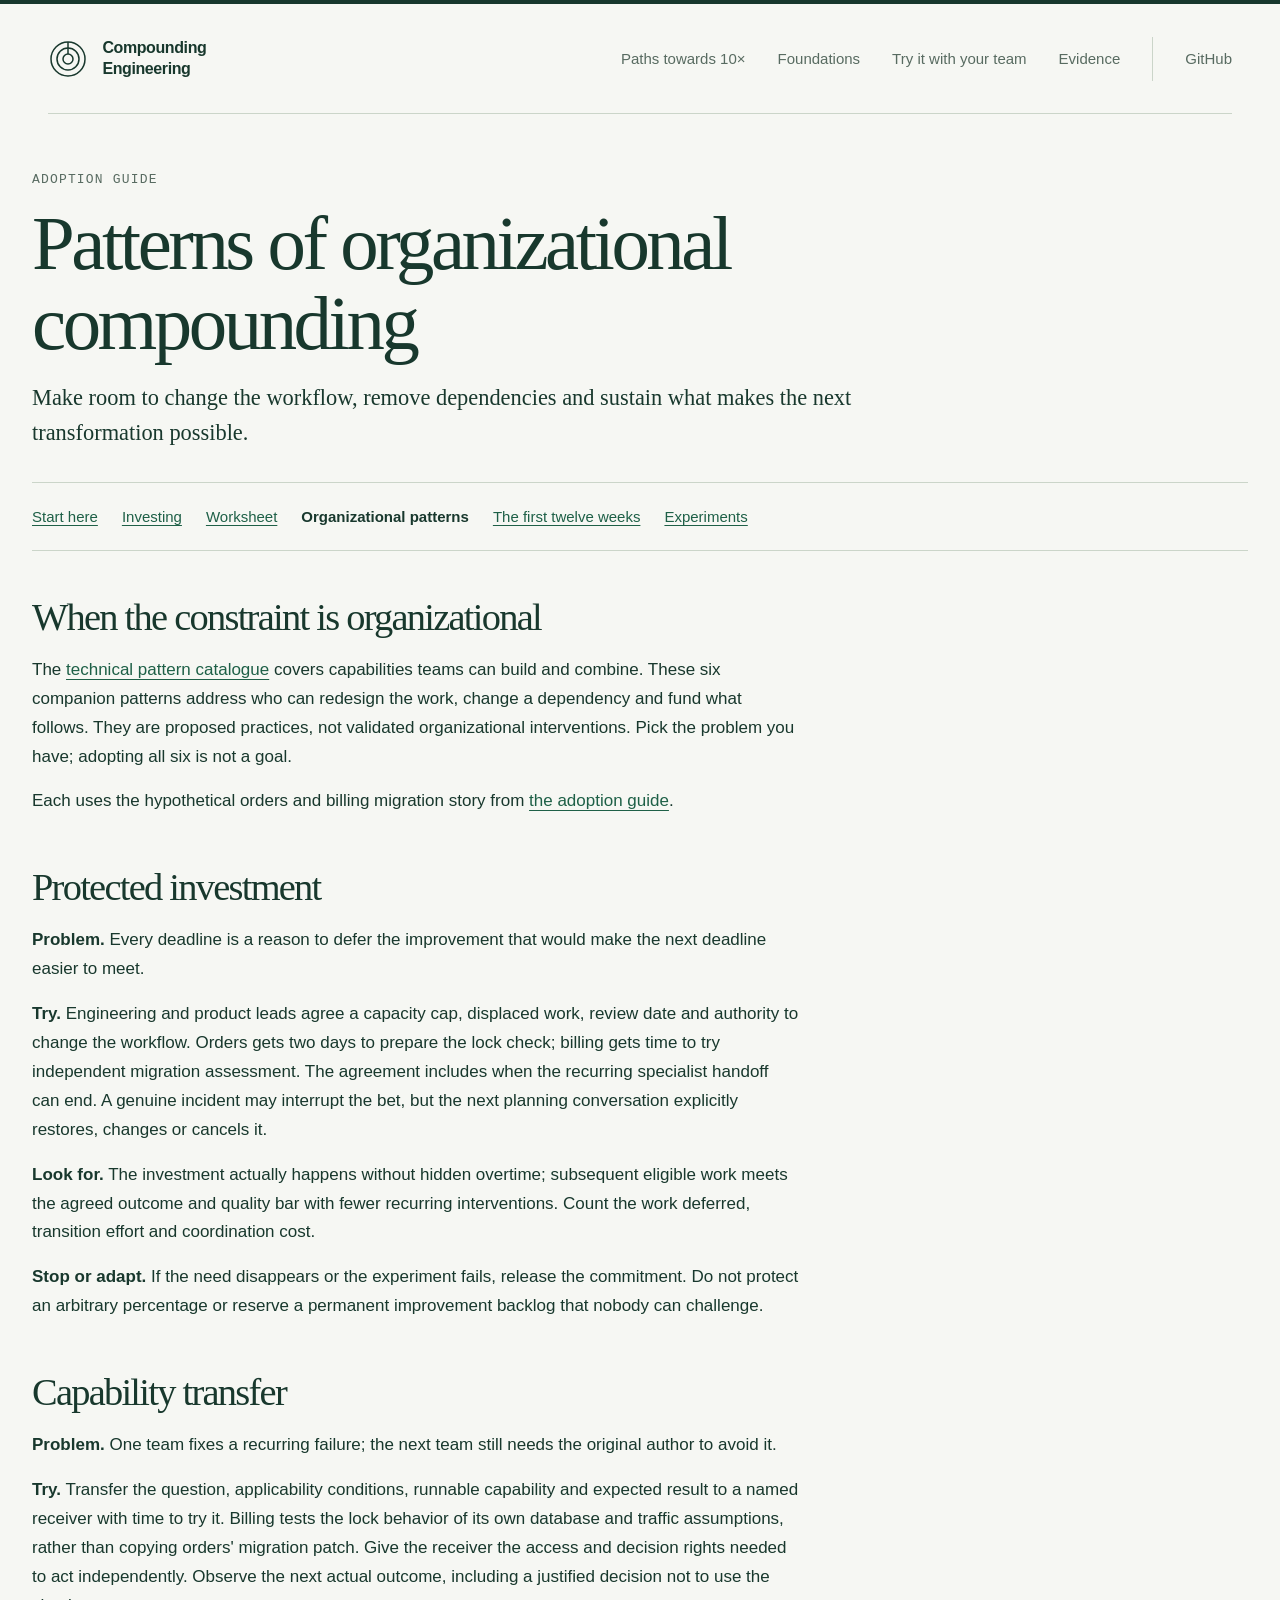
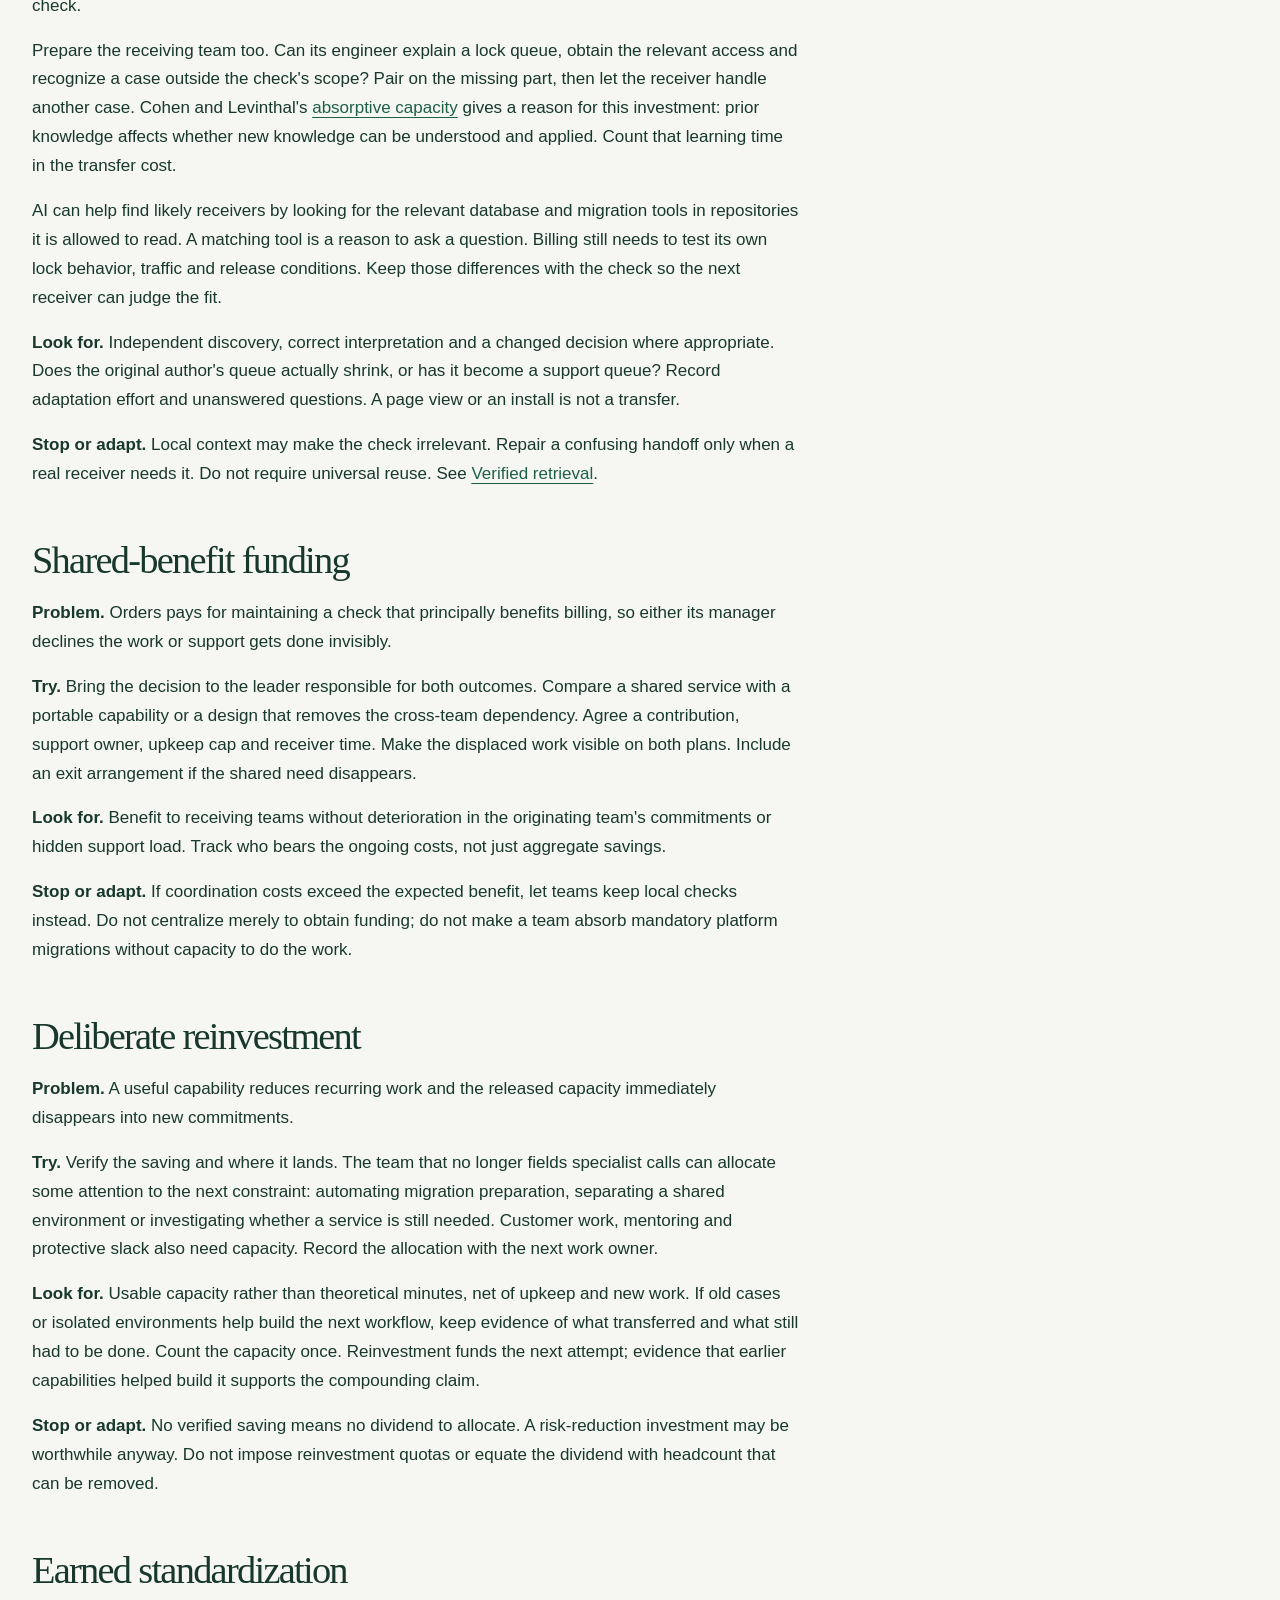
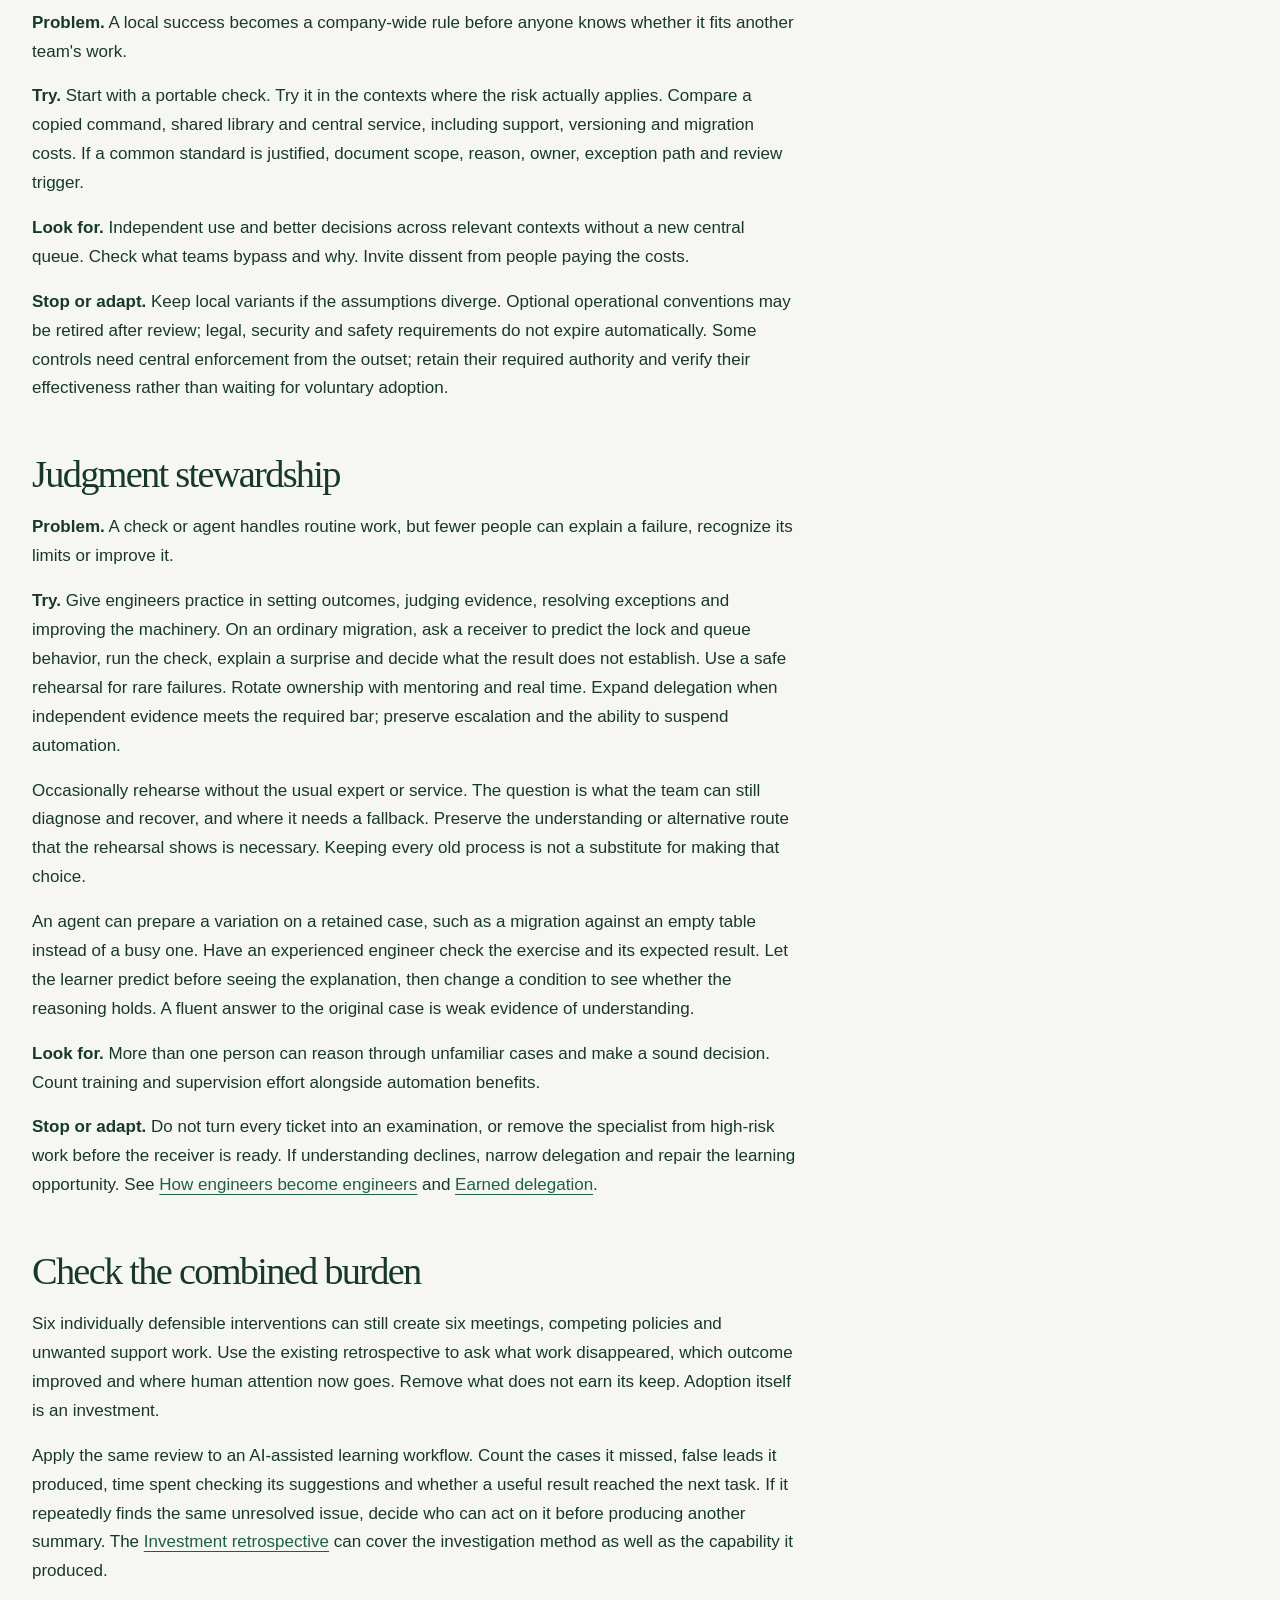
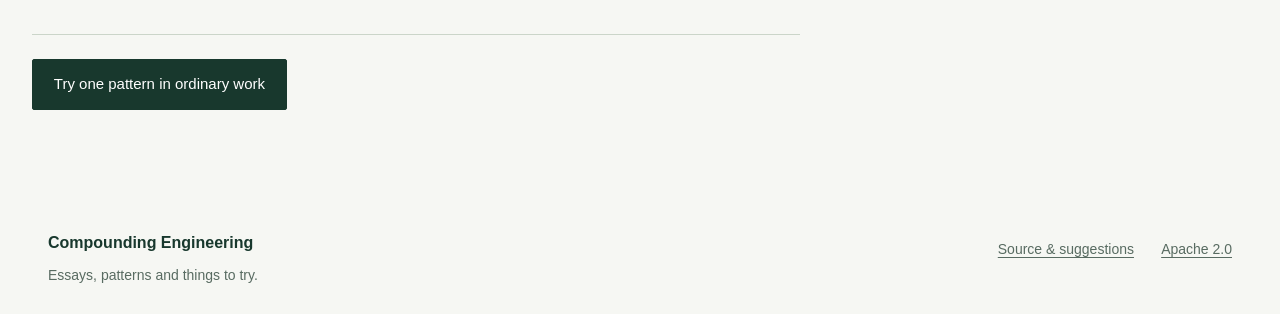
<file: adoption/patterns.html>
<!doctype html>
<html lang="en">
<head>
  <meta charset="utf-8">
  <meta name="viewport" content="width=device-width, initial-scale=1">
  <meta name="theme-color" content="#18382d">
  <title>Patterns of organizational compounding — Compounding Engineering</title>
  <meta name="description" content="Six organizational patterns for funding workflow transformation, removing dependencies and sustaining the capabilities it creates.">
  <link rel="canonical" href="https://grove.github.io/compounding-engineering/adoption/patterns.html">
  <link rel="icon" type="image/svg+xml" href="../assets/favicon.svg">
  <link rel="stylesheet" href="../assets/styles.css?v=20261128">
  <link rel="stylesheet" href="../assets/adoption.css">
</head>
<body>
  <a class="skip-link" href="#main">Skip to content</a>
  <header class="masthead">
    <div class="shell header-inner">
      <a class="brand" href="../" aria-label="Compounding Engineering home"><svg class="brand-mark" viewBox="0 0 40 40" width="40" height="40" aria-hidden="true"><circle cx="20" cy="20" r="17"/><circle cx="20" cy="20" r="11"/><circle cx="20" cy="20" r="5"/><path d="M20 3v12"/></svg><span>Compounding<br>Engineering</span></a>
      <nav class="main-nav" aria-label="Main navigation"><a href="../paths/">Paths towards 10×</a><a href="../foundations.html">Foundations</a><a href="../adoption/">Try it with your team</a><a href="../evidence.html">Evidence</a></nav>
      <a class="header-source" href="https://github.com/grove/compounding-engineering">GitHub</a>
    </div>
  </header>
  <main id="main" class="adoption-page" tabindex="-1">
    <header><p class="eyebrow">Adoption guide</p><h1>Patterns of organizational compounding</h1><p class="intro">Make room to change the workflow, remove dependencies and sustain what makes the next transformation possible.</p></header>
    <nav class="adoption-nav" aria-label="Adoption guide">
      <a href="index.html">Start here</a>
      <a href="investing.html">Investing</a>
      <a href="investment-canvas.html">Worksheet</a>
      <a href="patterns.html" aria-current="page">Organizational patterns</a>
      <a href="first-twelve-weeks.html">The first twelve weeks</a>
      <a href="experiments.html">Experiments</a>
    </nav>
    <article class="adoption-body">
      <section>
        <h2>When the constraint is organizational</h2>
        <p>The <a href="https://grove.github.io/patterns-of-compounding-engineering/">technical pattern catalogue</a> covers capabilities teams can build and combine. These six companion patterns address who can redesign the work, change a dependency and fund what follows. They are proposed practices, not validated organizational interventions. Pick the problem you have; adopting all six is not a goal.</p>
        <p>Each uses the hypothetical orders and billing migration story from <a href="index.html">the adoption guide</a>.</p>
      </section>
      <section id="protected-investment">
        <h2>Protected investment</h2>
        <p><strong>Problem.</strong> Every deadline is a reason to defer the improvement that would make the next deadline easier to meet.</p>
        <p><strong>Try.</strong> Engineering and product leads agree a capacity cap, displaced work, review date and authority to change the workflow. Orders gets two days to prepare the lock check; billing gets time to try independent migration assessment. The agreement includes when the recurring specialist handoff can end. A genuine incident may interrupt the bet, but the next planning conversation explicitly restores, changes or cancels it.</p>
        <p><strong>Look for.</strong> The investment actually happens without hidden overtime; subsequent eligible work meets the agreed outcome and quality bar with fewer recurring interventions. Count the work deferred, transition effort and coordination cost.</p>
        <p><strong>Stop or adapt.</strong> If the need disappears or the experiment fails, release the commitment. Do not protect an arbitrary percentage or reserve a permanent improvement backlog that nobody can challenge.</p>
      </section>
      <section id="capability-transfer">
        <h2>Capability transfer</h2>
        <p><strong>Problem.</strong> One team fixes a recurring failure; the next team still needs the original author to avoid it.</p>
        <p><strong>Try.</strong> Transfer the question, applicability conditions, runnable capability and expected result to a named receiver with time to try it. Billing tests the lock behavior of its own database and traffic assumptions, rather than copying orders' migration patch. Give the receiver the access and decision rights needed to act independently. Observe the next actual outcome, including a justified decision not to use the check.</p>
        <p>Prepare the receiving team too. Can its engineer explain a lock queue, obtain the relevant access and recognize a case outside the check's scope? Pair on the missing part, then let the receiver handle another case. Cohen and Levinthal's <a href="https://doi.org/10.2307/2393553">absorptive capacity</a> gives a reason for this investment: prior knowledge affects whether new knowledge can be understood and applied. Count that learning time in the transfer cost.</p>
        <p>AI can help find likely receivers by looking for the relevant database and migration tools in repositories it is allowed to read. A matching tool is a reason to ask a question. Billing still needs to test its own lock behavior, traffic and release conditions. Keep those differences with the check so the next receiver can judge the fit.</p>
        <p><strong>Look for.</strong> Independent discovery, correct interpretation and a changed decision where appropriate. Does the original author's queue actually shrink, or has it become a support queue? Record adaptation effort and unanswered questions. A page view or an install is not a transfer.</p>
        <p><strong>Stop or adapt.</strong> Local context may make the check irrelevant. Repair a confusing handoff only when a real receiver needs it. Do not require universal reuse. See <a href="https://grove.github.io/patterns-of-compounding-engineering/patterns/verified-retrieval.html">Verified retrieval</a>.</p>
      </section>
      <section id="shared-benefit-funding">
        <h2>Shared-benefit funding</h2>
        <p><strong>Problem.</strong> Orders pays for maintaining a check that principally benefits billing, so either its manager declines the work or support gets done invisibly.</p>
        <p><strong>Try.</strong> Bring the decision to the leader responsible for both outcomes. Compare a shared service with a portable capability or a design that removes the cross-team dependency. Agree a contribution, support owner, upkeep cap and receiver time. Make the displaced work visible on both plans. Include an exit arrangement if the shared need disappears.</p>
        <p><strong>Look for.</strong> Benefit to receiving teams without deterioration in the originating team's commitments or hidden support load. Track who bears the ongoing costs, not just aggregate savings.</p>
        <p><strong>Stop or adapt.</strong> If coordination costs exceed the expected benefit, let teams keep local checks instead. Do not centralize merely to obtain funding; do not make a team absorb mandatory platform migrations without capacity to do the work.</p>
      </section>
      <section id="deliberate-reinvestment">
        <h2>Deliberate reinvestment</h2>
        <p><strong>Problem.</strong> A useful capability reduces recurring work and the released capacity immediately disappears into new commitments.</p>
        <p><strong>Try.</strong> Verify the saving and where it lands. The team that no longer fields specialist calls can allocate some attention to the next constraint: automating migration preparation, separating a shared environment or investigating whether a service is still needed. Customer work, mentoring and protective slack also need capacity. Record the allocation with the next work owner.</p>
        <p><strong>Look for.</strong> Usable capacity rather than theoretical minutes, net of upkeep and new work. If old cases or isolated environments help build the next workflow, keep evidence of what transferred and what still had to be done. Count the capacity once. Reinvestment funds the next attempt; evidence that earlier capabilities helped build it supports the compounding claim.</p>
        <p><strong>Stop or adapt.</strong> No verified saving means no dividend to allocate. A risk-reduction investment may be worthwhile anyway. Do not impose reinvestment quotas or equate the dividend with headcount that can be removed.</p>
      </section>
      <section id="earned-standardization">
        <h2>Earned standardization</h2>
        <p><strong>Problem.</strong> A local success becomes a company-wide rule before anyone knows whether it fits another team's work.</p>
        <p><strong>Try.</strong> Start with a portable check. Try it in the contexts where the risk actually applies. Compare a copied command, shared library and central service, including support, versioning and migration costs. If a common standard is justified, document scope, reason, owner, exception path and review trigger.</p>
        <p><strong>Look for.</strong> Independent use and better decisions across relevant contexts without a new central queue. Check what teams bypass and why. Invite dissent from people paying the costs.</p>
        <p><strong>Stop or adapt.</strong> Keep local variants if the assumptions diverge. Optional operational conventions may be retired after review; legal, security and safety requirements do not expire automatically. Some controls need central enforcement from the outset; retain their required authority and verify their effectiveness rather than waiting for voluntary adoption.</p>
      </section>
      <section id="judgment-stewardship">
        <h2>Judgment stewardship</h2>
        <p><strong>Problem.</strong> A check or agent handles routine work, but fewer people can explain a failure, recognize its limits or improve it.</p>
        <p><strong>Try.</strong> Give engineers practice in setting outcomes, judging evidence, resolving exceptions and improving the machinery. On an ordinary migration, ask a receiver to predict the lock and queue behavior, run the check, explain a surprise and decide what the result does not establish. Use a safe rehearsal for rare failures. Rotate ownership with mentoring and real time. Expand delegation when independent evidence meets the required bar; preserve escalation and the ability to suspend automation.</p>
        <p>Occasionally rehearse without the usual expert or service. The question is what the team can still diagnose and recover, and where it needs a fallback. Preserve the understanding or alternative route that the rehearsal shows is necessary. Keeping every old process is not a substitute for making that choice.</p>
        <p>An agent can prepare a variation on a retained case, such as a migration against an empty table instead of a busy one. Have an experienced engineer check the exercise and its expected result. Let the learner predict before seeing the explanation, then change a condition to see whether the reasoning holds. A fluent answer to the original case is weak evidence of understanding.</p>
        <p><strong>Look for.</strong> More than one person can reason through unfamiliar cases and make a sound decision. Count training and supervision effort alongside automation benefits.</p>
        <p><strong>Stop or adapt.</strong> Do not turn every ticket into an examination, or remove the specialist from high-risk work before the receiver is ready. If understanding declines, narrow delegation and repair the learning opportunity. See <a href="https://grove.github.io/engineering-that-compounds/essays/how-engineers-become-engineers.html">How engineers become engineers</a> and <a href="https://grove.github.io/patterns-of-compounding-engineering/patterns/earned-delegation.html">Earned delegation</a>.</p>
      </section>
      <section>
        <h2>Check the combined burden</h2>
        <p>Six individually defensible interventions can still create six meetings, competing policies and unwanted support work. Use the existing retrospective to ask what work disappeared, which outcome improved and where human attention now goes. Remove what does not earn its keep. Adoption itself is an investment.</p>
        <p>Apply the same review to an AI-assisted learning workflow. Count the cases it missed, false leads it produced, time spent checking its suggestions and whether a useful result reached the next task. If it repeatedly finds the same unresolved issue, decide who can act on it before producing another summary. The <a href="https://grove.github.io/patterns-of-compounding-engineering/patterns/investment-retrospective.html">Investment retrospective</a> can cover the investigation method as well as the capability it produced.</p>
      </section>
      <p class="next-page"><a class="button" href="first-twelve-weeks.html">Try one pattern in ordinary work</a></p>
    </article>
  </main>
  <footer class="site-footer"><div class="shell footer-inner"><div><a class="footer-brand" href="../">Compounding Engineering</a><p>Essays, patterns and things to try.</p></div><nav aria-label="About this project"><a href="https://github.com/grove/compounding-engineering">Source &amp; suggestions</a><a href="https://github.com/grove/compounding-engineering/blob/main/LICENSE">Apache 2.0</a></nav></div></footer>
</body>
</html>
</file>
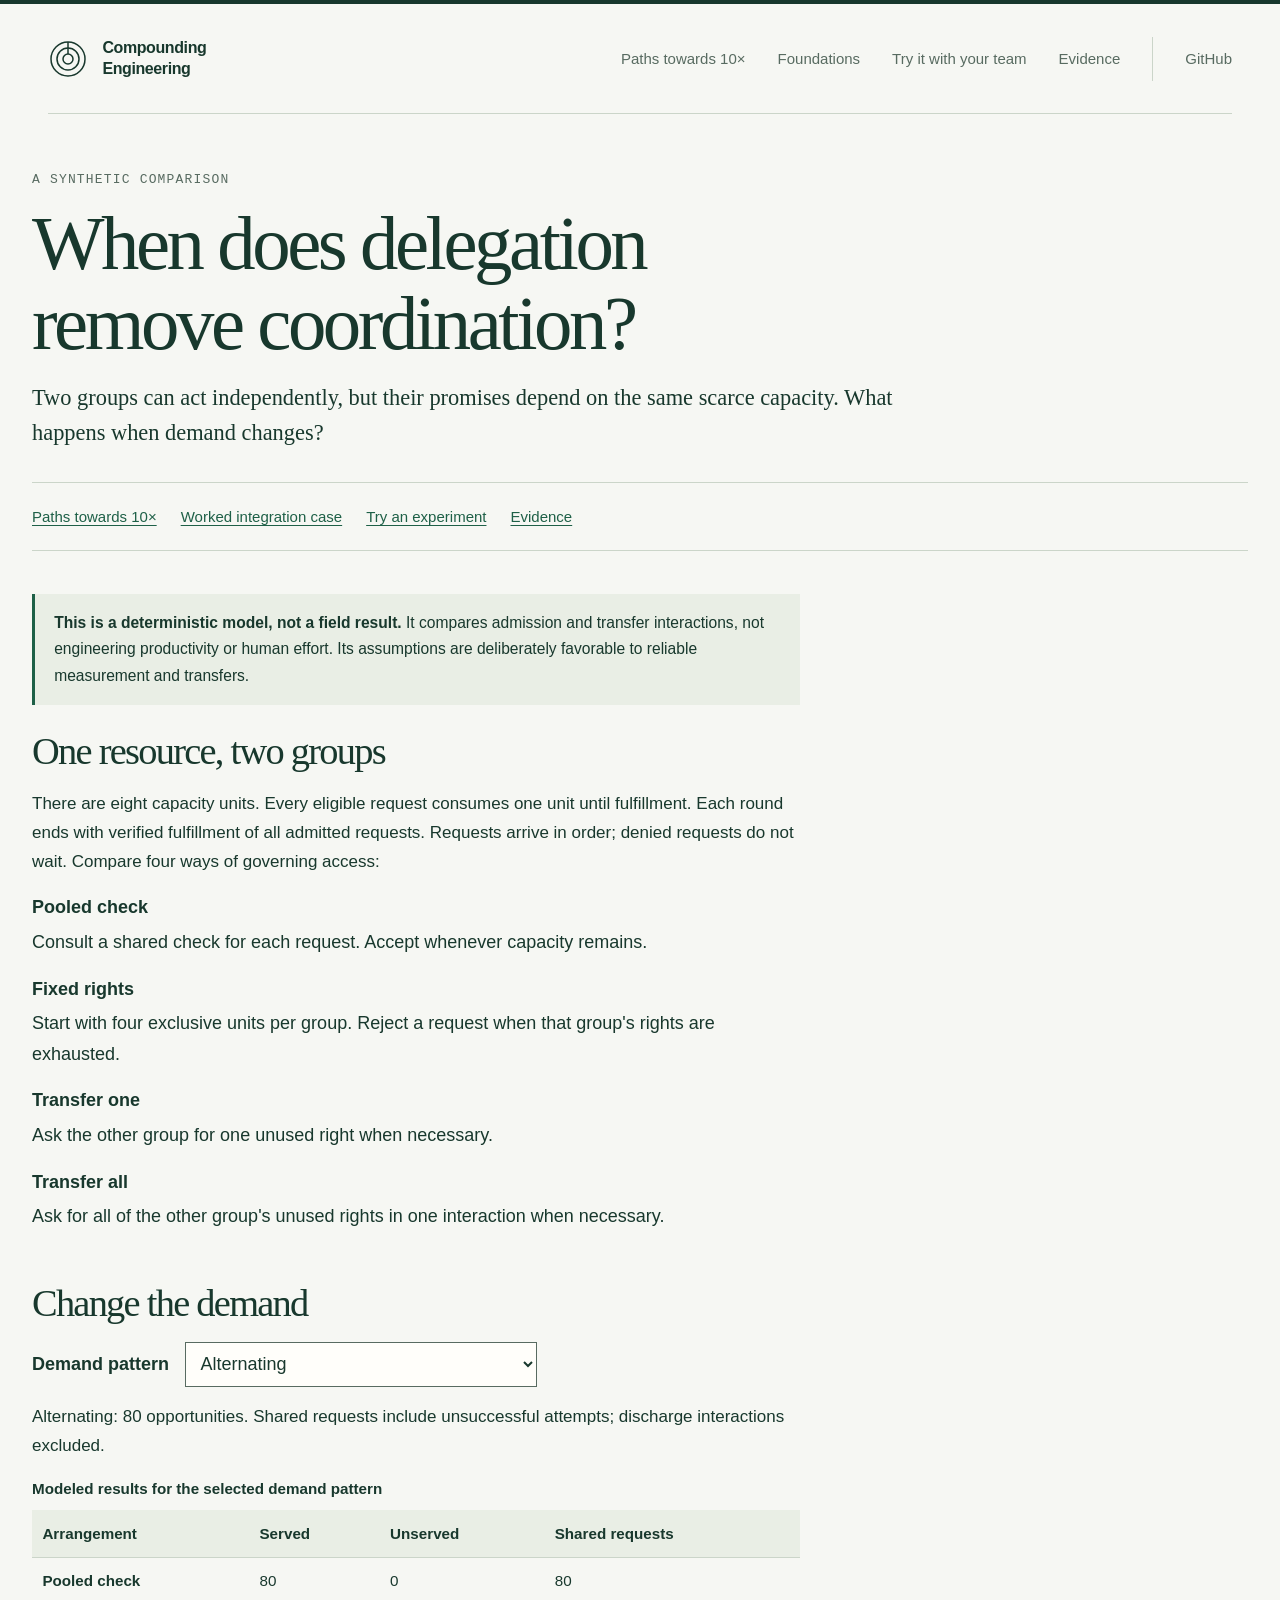
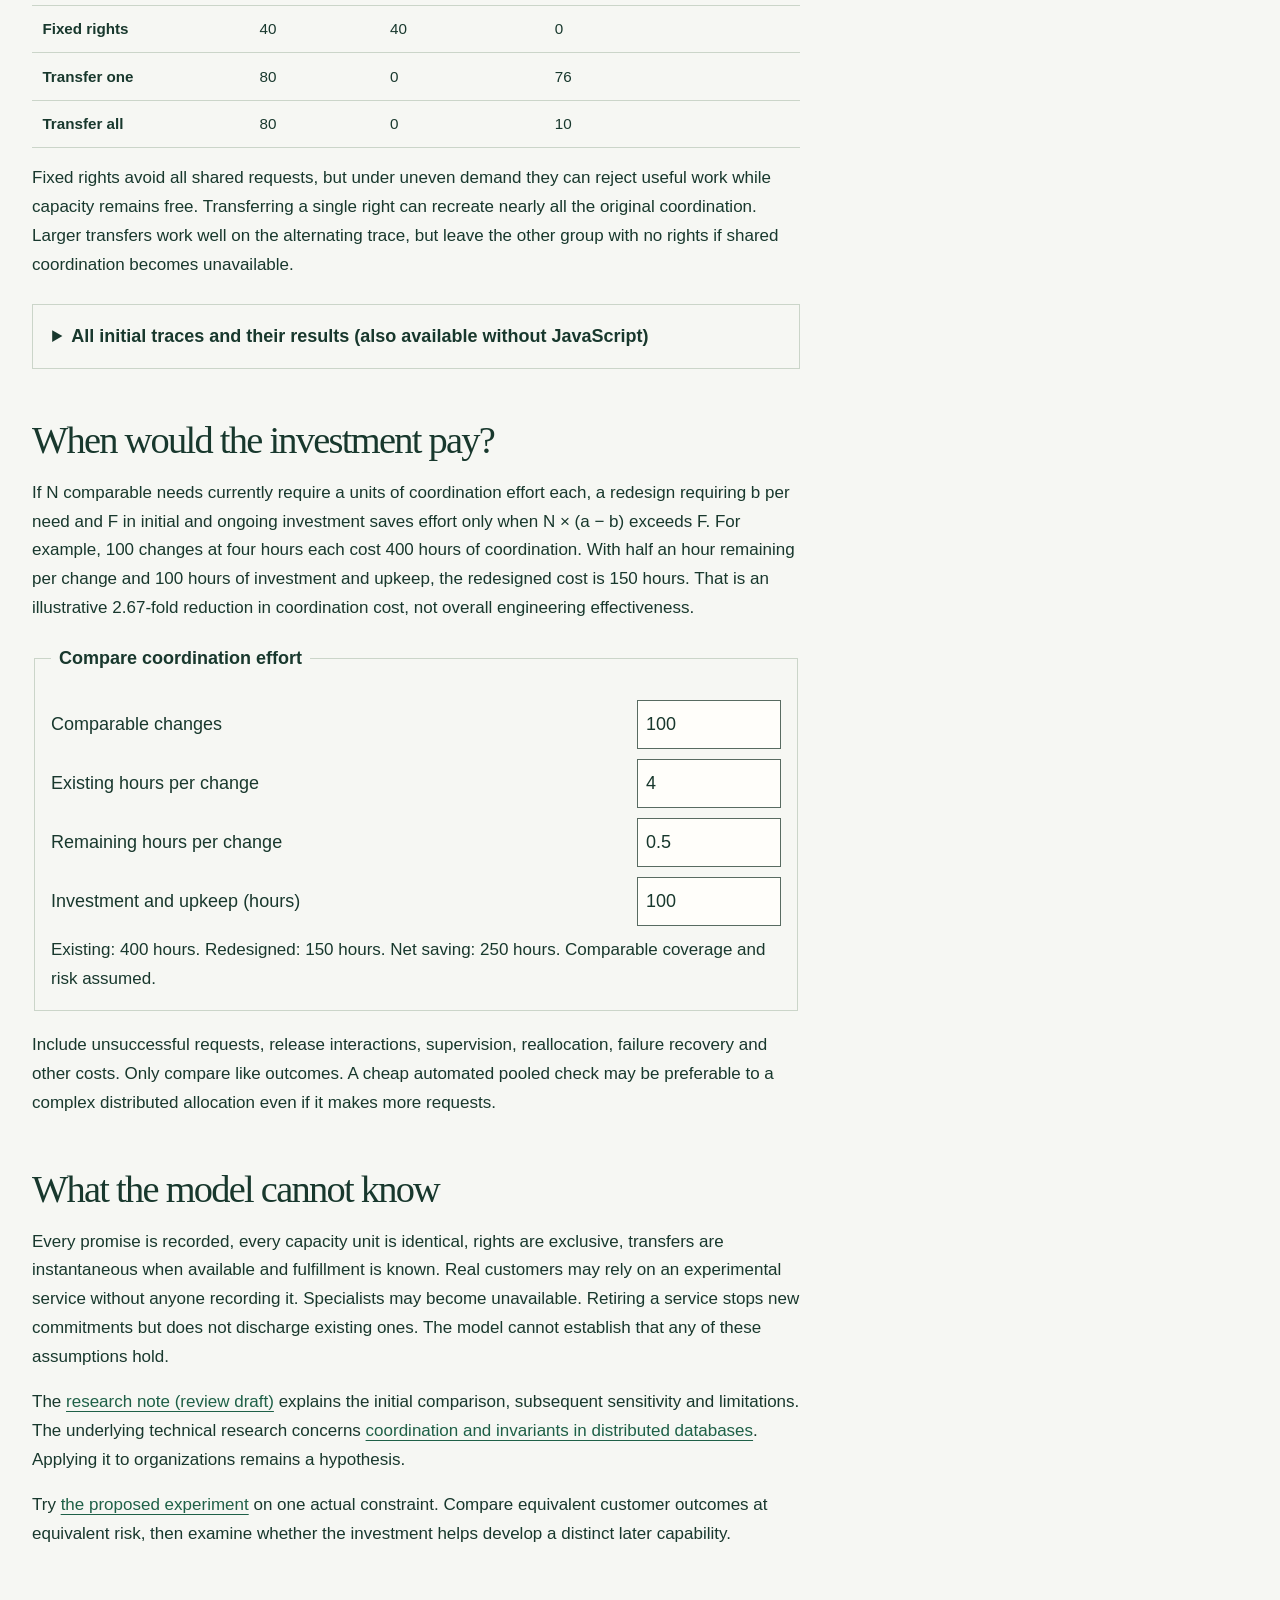
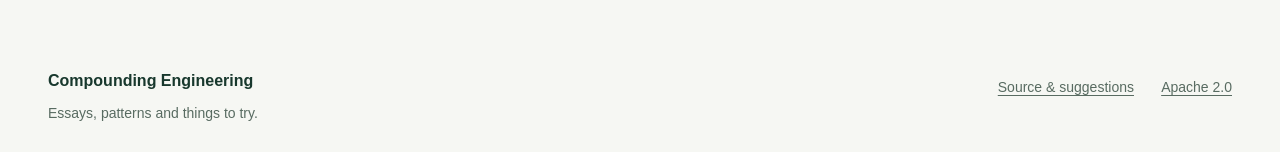
<file: examples/coordination-avoidance.html>
<!doctype html>
<html lang="en">
<head>
  <meta charset="utf-8">
  <meta name="viewport" content="width=device-width, initial-scale=1">
  <meta name="theme-color" content="#18382d">
  <title>When does delegation remove coordination? — Compounding Engineering</title>
  <meta name="description" content="A synthetic comparison of pooled and delegated capacity, including failure under demand skew and coordination outages.">
  <link rel="canonical" href="https://grove.github.io/compounding-engineering/examples/coordination-avoidance.html">
  <link rel="icon" type="image/svg+xml" href="../assets/favicon.svg">
  <link rel="stylesheet" href="../assets/styles.css?v=20261128">
  <link rel="stylesheet" href="../assets/adoption.css">
  <link rel="stylesheet" href="../assets/coordination.css">
  <script src="../assets/coordination.js" defer></script>
</head>
<body>
  <a class="skip-link" href="#main">Skip to content</a>
  <header class="masthead">
    <div class="shell header-inner">
      <a class="brand" href="../" aria-label="Compounding Engineering home"><svg class="brand-mark" viewBox="0 0 40 40" width="40" height="40" aria-hidden="true"><circle cx="20" cy="20" r="17"/><circle cx="20" cy="20" r="11"/><circle cx="20" cy="20" r="5"/><path d="M20 3v12"/></svg><span>Compounding<br>Engineering</span></a>
      <nav class="main-nav" aria-label="Main navigation"><a href="../paths/">Paths towards 10×</a><a href="../foundations.html">Foundations</a><a href="../adoption/">Try it with your team</a><a href="../evidence.html">Evidence</a></nav>
      <a class="header-source" href="https://github.com/grove/compounding-engineering">GitHub</a>
    </div>
  </header>
  <main id="main" class="adoption-page" tabindex="-1">
    <header><p class="eyebrow">A synthetic comparison</p><h1>When does delegation<br>remove coordination?</h1><p class="intro">Two groups can act independently, but their promises depend on the same scarce capacity. What happens when demand changes?</p></header>
    <nav class="adoption-nav" aria-label="Related reading"><a href="../paths/">Paths towards 10×</a><a href="../paths/customer-integrations.html#shared-capacity">Worked integration case</a><a href="../adoption/experiments.html#coordination-experiment">Try an experiment</a><a href="../evidence.html#coordination-evidence">Evidence</a></nav>
    <article class="adoption-body">
      <div class="note"><p><strong>This is a deterministic model, not a field result.</strong> It compares admission and transfer interactions, not engineering productivity or human effort. Its assumptions are deliberately favorable to reliable measurement and transfers.</p></div>
      <section>
        <h2>One resource, two groups</h2>
        <p>There are eight capacity units. Every eligible request consumes one unit until fulfillment. Each round ends with verified fulfillment of all admitted requests. Requests arrive in order; denied requests do not wait. Compare four ways of governing access:</p>
        <dl><dt>Pooled check</dt><dd>Consult a shared check for each request. Accept whenever capacity remains.</dd><dt>Fixed rights</dt><dd>Start with four exclusive units per group. Reject a request when that group's rights are exhausted.</dd><dt>Transfer one</dt><dd>Ask the other group for one unused right when necessary.</dd><dt>Transfer all</dt><dd>Ask for all of the other group's unused rights in one interaction when necessary.</dd></dl>
      </section>
      <section>
        <h2>Change the demand</h2>
        <div id="coordination-controls" class="coordination-controls" hidden><label for="demand-pattern">Demand pattern</label><select id="demand-pattern"><option value="balanced">Balanced</option><option value="persistent">Persistently uneven</option><option value="alternating" selected>Alternating</option><option value="overload">Overload</option><option value="outage">Coordination unavailable after warmup</option></select></div>
        <p id="model-status" role="status">Alternating: 80 opportunities. Shared requests include unsuccessful attempts; discharge interactions excluded.</p>
        <div class="coordination-table"><table><caption>Modeled results for the selected demand pattern</caption><thead><tr><th scope="col">Arrangement</th><th scope="col">Served</th><th scope="col">Unserved</th><th scope="col">Shared requests</th></tr></thead><tbody id="model-results"><tr><th scope="row">Pooled check</th><td>80</td><td>0</td><td>80</td></tr><tr><th scope="row">Fixed rights</th><td>40</td><td>40</td><td>0</td></tr><tr><th scope="row">Transfer one</th><td>80</td><td>0</td><td>76</td></tr><tr><th scope="row">Transfer all</th><td>80</td><td>0</td><td>10</td></tr></tbody></table></div>
        <p>Fixed rights avoid all shared requests, but under uneven demand they can reject useful work while capacity remains free. Transferring a single right can recreate nearly all the original coordination. Larger transfers work well on the alternating trace, but leave the other group with no rights if shared coordination becomes unavailable.</p>
        <details><summary>All initial traces and their results (also available without JavaScript)</summary><p>Each trace contains ten rounds. A and B are the two owners. The cells show served / shared requests.</p><div class="coordination-table"><table><caption>Initial deterministic comparison</caption><thead><tr><th scope="col">Pattern</th><th scope="col">Pooled</th><th scope="col">Fixed</th><th scope="col">Transfer one</th><th scope="col">Transfer all</th></tr></thead><tbody><tr><th scope="row">Balanced: AB × 4</th><td>80 / 80</td><td>80 / 0</td><td>80 / 0</td><td>80 / 0</td></tr><tr><th scope="row">Persistent: A × 8</th><td>80 / 80</td><td>40 / 0</td><td>80 / 4</td><td>80 / 1</td></tr><tr><th scope="row">Alternating: eight A, then eight B</th><td>80 / 80</td><td>40 / 0</td><td>80 / 76</td><td>80 / 10</td></tr><tr><th scope="row">Overload: AB × 5</th><td>80 / 100</td><td>80 / 0</td><td>80 / 20</td><td>80 / 20</td></tr></tbody></table></div><p>A later sensitivity uses eight requests at A, then eight at B after all initial obligations have been fulfilled and shared coordination becomes unavailable. Pooled and transferable policies serve eight in the first round and none in the second; fixed rights serve four in each. Identical totals conceal different availability. During the outage, attempted shared admissions and transfers fail. The interactive model counts those attempts.</p></details>
      </section>
      <section>
        <h2>When would the investment pay?</h2>
        <p>If N comparable needs currently require a units of coordination effort each, a redesign requiring b per need and F in initial and ongoing investment saves effort only when N × (a − b) exceeds F. For example, 100 changes at four hours each cost 400 hours of coordination. With half an hour remaining per change and 100 hours of investment and upkeep, the redesigned cost is 150 hours. That is an illustrative 2.67-fold reduction in coordination cost, not overall engineering effectiveness.</p>
        <fieldset id="cost-controls" class="coordination-cost" hidden>
          <legend>Compare coordination effort</legend>
          <div><label for="cost-needs">Comparable changes</label><input id="cost-needs" type="number" min="1" max="100000" step="1" value="100"></div>
          <div><label for="cost-before">Existing hours per change</label><input id="cost-before" type="number" min="0" max="10000" step="any" value="4"></div>
          <div><label for="cost-after">Remaining hours per change</label><input id="cost-after" type="number" min="0" max="10000" step="any" value="0.5"></div>
          <div><label for="cost-investment">Investment and upkeep (hours)</label><input id="cost-investment" type="number" min="0" max="10000000" step="any" value="100"></div>
          <p id="cost-result" role="status">Existing: 400 hours. Redesigned: 150 hours. Net saving: 250 hours.</p>
        </fieldset>
        <p>Include unsuccessful requests, release interactions, supervision, reallocation, failure recovery and other costs. Only compare like outcomes. A cheap automated pooled check may be preferable to a complex distributed allocation even if it makes more requests.</p>
      </section>
      <section>
        <h2>What the model cannot know</h2>
        <p>Every promise is recorded, every capacity unit is identical, rights are exclusive, transfers are instantaneous when available and fulfillment is known. Real customers may rely on an experimental service without anyone recording it. Specialists may become unavailable. Retiring a service stops new commitments but does not discharge existing ones. The model cannot establish that any of these assumptions hold.</p>
        <p>The <a href="https://github.com/grove/reimagining-software-engineering/pull/4">research note (review draft)</a> explains the initial comparison, subsequent sensitivity and limitations. The underlying technical research concerns <a href="../evidence.html#coordination-evidence">coordination and invariants in distributed databases</a>. Applying it to organizations remains a hypothesis.</p>
        <p>Try <a href="../adoption/experiments.html#coordination-experiment">the proposed experiment</a> on one actual constraint. Compare equivalent customer outcomes at equivalent risk, then examine whether the investment helps develop a distinct later capability.</p>
      </section>
    </article>
  </main>
  <footer class="site-footer"><div class="shell footer-inner"><div><a class="footer-brand" href="../">Compounding Engineering</a><p>Essays, patterns and things to try.</p></div><nav aria-label="About this project"><a href="https://github.com/grove/compounding-engineering">Source &amp; suggestions</a><a href="https://github.com/grove/compounding-engineering/blob/main/LICENSE">Apache 2.0</a></nav></div></footer>
</body>
</html>
</file>
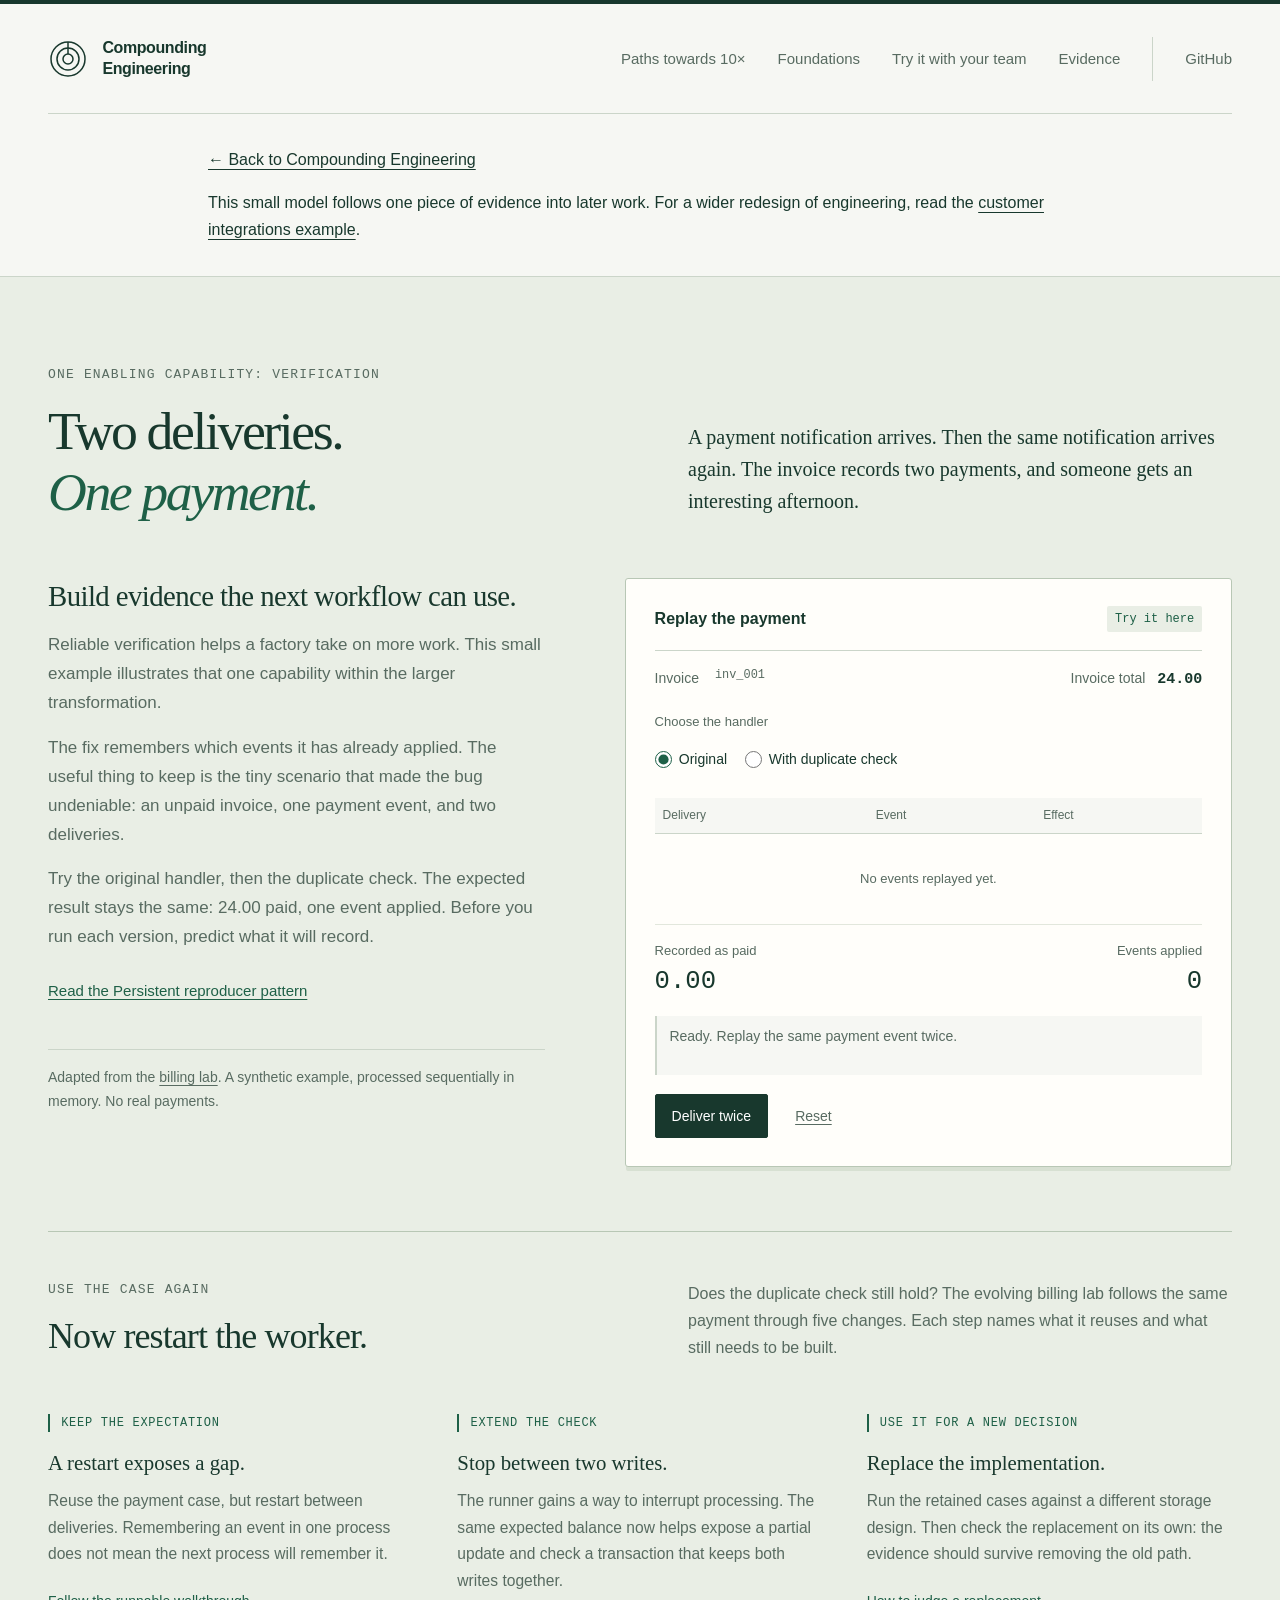
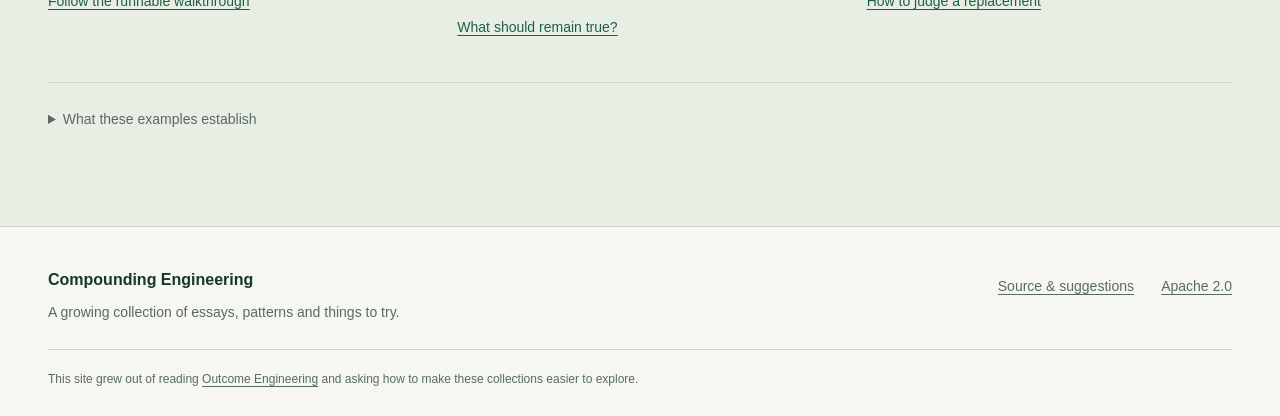
<file: examples/two-deliveries-one-payment.html>
<!doctype html>
<html lang="en">
<head>
  <meta charset="utf-8">
  <meta name="viewport" content="width=device-width, initial-scale=1">
  <meta name="theme-color" content="#18382d">
  <title>Two deliveries. One payment. — Compounding Engineering</title>
  <meta name="description" content="A synthetic billing example: retain one duplicate-payment case and follow what it can establish across a fix, a restart and a replacement.">
  <link rel="canonical" href="https://grove.github.io/compounding-engineering/examples/two-deliveries-one-payment.html">
  <meta property="og:type" content="website">
  <meta property="og:title" content="Two deliveries. One payment.">
  <meta property="og:description" content="A synthetic billing example: retain one duplicate-payment case and follow what it can establish across a fix, a restart and a replacement.">
  <meta property="og:url" content="https://grove.github.io/compounding-engineering/examples/two-deliveries-one-payment.html">
  <link rel="icon" type="image/svg+xml" href="../assets/favicon.svg">
  <link rel="stylesheet" href="../assets/styles.css?v=20261128">
  <link rel="stylesheet" href="../assets/adoption.css">
  <script type="module" src="../assets/billing-demo.js"></script>
</head>
<body>
  <a class="skip-link" href="#main">Skip to content</a>
  <header class="masthead">
    <div class="shell header-inner">
      <a class="brand" href="../" aria-label="Compounding Engineering home"><svg class="brand-mark" viewBox="0 0 40 40" width="40" height="40" aria-hidden="true"><circle cx="20" cy="20" r="17"/><circle cx="20" cy="20" r="11"/><circle cx="20" cy="20" r="5"/><path d="M20 3v12"/></svg><span>Compounding<br>Engineering</span></a>
      <nav class="main-nav" aria-label="Main navigation"><a href="../paths/">Paths towards 10×</a><a href="../foundations.html">Foundations</a><a href="../adoption/">Try it with your team</a><a href="../evidence.html">Evidence</a></nav>
      <a class="header-source" href="https://github.com/grove/compounding-engineering">GitHub</a>
    </div>
  </header>
  <main id="main" class="example-page" tabindex="-1">
    <div class="shell example-intro"><a href="../#in-practice">← Back to Compounding Engineering</a><p>This small model follows one piece of evidence into later work. For a wider redesign of engineering, read the <a href="../paths/customer-integrations.html">customer integrations example</a>.</p></div>
    <section class="practice-section" id="in-practice" aria-labelledby="practice-title">
      <div class="shell">
        <div class="section-heading practice-heading">
          <div><p class="eyebrow">One enabling capability: verification</p><h1 id="practice-title">Two deliveries.<br><em>One payment.</em></h1></div>
          <p>A payment notification arrives. Then the same notification arrives again. The invoice records two payments, and someone gets an interesting afternoon.</p>
        </div>
        <div class="lab-layout">
          <div class="lab-story">
            <h3>Build evidence the next workflow can use.</h3>
            <p>Reliable verification helps a factory take on more work. This small example illustrates that one capability within the larger transformation.</p>
            <p>The fix remembers which events it has already applied. The useful thing to keep is the tiny scenario that made the bug undeniable: an unpaid invoice, one payment event, and two deliveries.</p>
            <p>Try the original handler, then the duplicate check. The expected result stays the same: 24.00 paid, one event applied. Before you run each version, predict what it will record.</p>
            <a class="text-link" href="https://grove.github.io/patterns-of-compounding-engineering/patterns/persistent-reproducer.html">Read the Persistent reproducer pattern</a>
            <p class="lab-footnote">Adapted from the <a href="https://github.com/grove/patterns-of-compounding-engineering/tree/main/examples">billing lab</a>. A synthetic example, processed sequentially in memory. No real payments.</p>
          </div>

          <div class="payment-lab" aria-labelledby="lab-title">
            <div class="lab-topline"><h3 id="lab-title">Replay the payment</h3><span class="lab-tag">Try it here</span></div>
            <p class="lab-invoice">Invoice <code>inv_001</code><span>Invoice total <strong>24.00</strong></span></p>
            <fieldset class="handler-choice">
              <legend>Choose the handler</legend>
              <label><input type="radio" name="payment-handler" value="buggy" checked> Original</label>
              <label><input type="radio" name="payment-handler" value="fixed"> With duplicate check</label>
            </fieldset>
            <div class="table-scroll">
              <table class="payment-table">
                <caption class="sr-only">Effects of delivering the same payment event twice</caption>
                <thead><tr><th scope="col">Delivery</th><th scope="col">Event</th><th scope="col">Effect</th></tr></thead>
                <tbody id="payment-events"><tr><td colspan="3">The invoice starts unpaid.</td></tr></tbody>
              </table>
            </div>
            <div class="payment-summary"><p>Recorded as paid <strong id="payment-total">0.00</strong></p><p>Events applied <strong id="payment-count">0</strong></p></div>
            <p id="payment-result" class="payment-result" role="status" aria-live="polite" aria-atomic="true" data-state="idle">Deliver the same event twice and see what sticks.</p>
            <div class="lab-actions"><button class="button" id="replay-payment" type="button" disabled>Deliver twice</button><button class="reset-button" id="reset-payment" type="button" disabled>Reset</button></div>
            <noscript><p class="no-script">With the original handler, two deliveries record 48.00 paid. With the duplicate check, they record 24.00. Enable JavaScript to replay the example here, or <a href="https://github.com/grove/patterns-of-compounding-engineering/tree/main/examples">run the Python lab</a>.</p></noscript>
          </div>
        </div>

        <div class="next-investments">
          <header><p class="eyebrow">Use the case again</p><h3>Now restart the worker.</h3><p>Does the duplicate check still hold? The evolving billing lab follows the same payment through five changes. Each step names what it reuses and what still needs to be built.</p></header>
          <div class="investment-step"><span class="step-label">Keep the expectation</span><h4>A restart exposes a gap.</h4><p>Reuse the payment case, but restart between deliveries. Remembering an event in one process does not mean the next process will remember it.</p><a href="https://grove.github.io/patterns-of-compounding-engineering/examples/evolving-billing/">Follow the runnable walkthrough</a></div>
          <div class="investment-step"><span class="step-label">Extend the check</span><h4>Stop between two writes.</h4><p>The runner gains a way to interrupt processing. The same expected balance now helps expose a partial update and check a transaction that keeps both writes together.</p><a href="https://grove.github.io/patterns-of-compounding-engineering/patterns/executable-invariants.html">What should remain true?</a></div>
          <div class="investment-step"><span class="step-label">Use it for a new decision</span><h4>Replace the implementation.</h4><p>Run the retained cases against a different storage design. Then check the replacement on its own: the evidence should survive removing the old path.</p><a href="https://grove.github.io/patterns-of-compounding-engineering/patterns/differential-verification.html">How to judge a replacement</a></div>
        </div>
        <details class="scope-note"><summary>What these examples establish</summary><p>The browser demo covers sequential duplicate delivery in memory. The separate Python walkthrough adds simulated restarts and interruptions at named points in temporary local storage. Neither establishes behavior under concurrent workers, machine failure or a real payment provider’s contract. Reusing the cases demonstrates a connection between capabilities; it does not measure whether the investment saves a team time.</p></details>
      </div>
    </section>
  </main>
  <footer class="site-footer">
    <div class="shell footer-inner"><div><a class="footer-brand" href="../">Compounding Engineering</a><p>A growing collection of essays, patterns and things to try.</p></div><nav aria-label="About this project"><a href="https://github.com/grove/compounding-engineering">Source &amp; suggestions</a><a href="https://github.com/grove/compounding-engineering/blob/main/LICENSE">Apache 2.0</a></nav></div>
    <div class="shell footer-note">This site grew out of reading <a href="https://www.outcome.engineering/">Outcome Engineering</a> and asking how to make these collections easier to explore.</div>
  </footer>
</body>
</html>
</file>
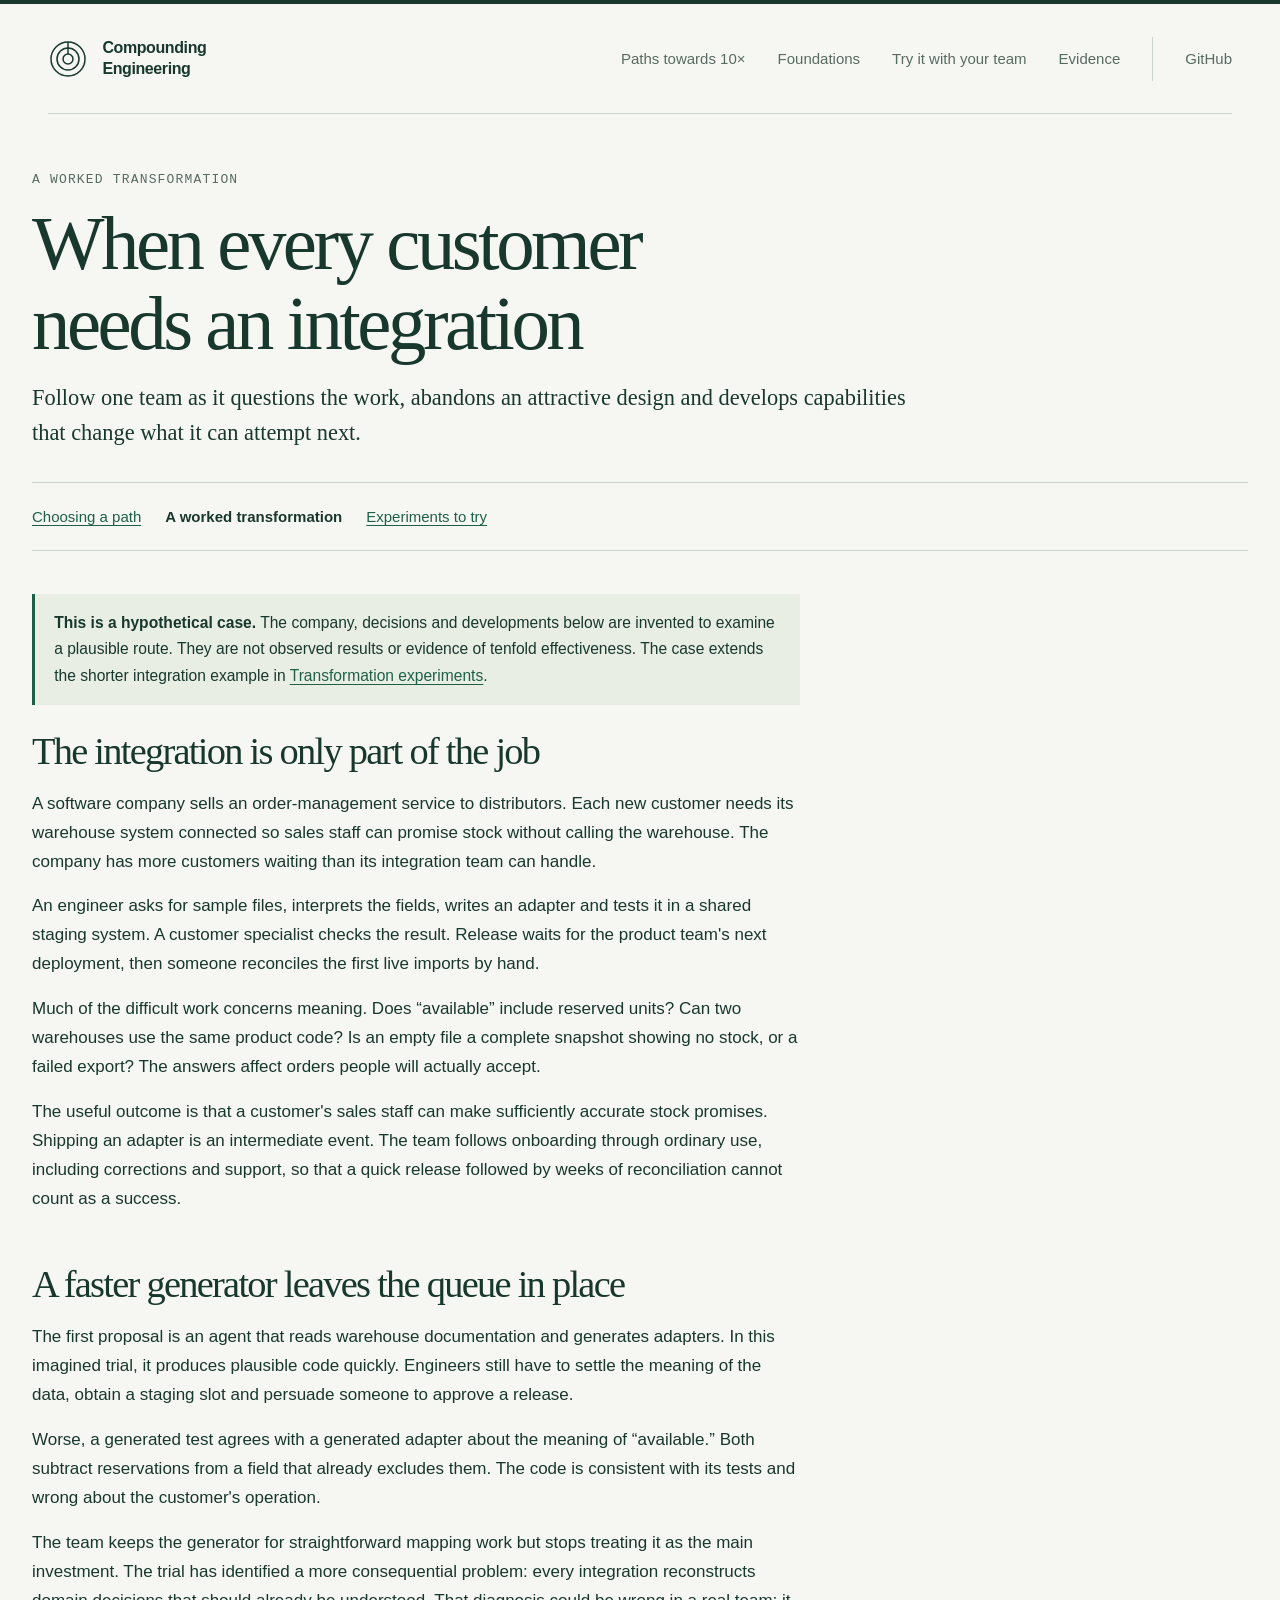
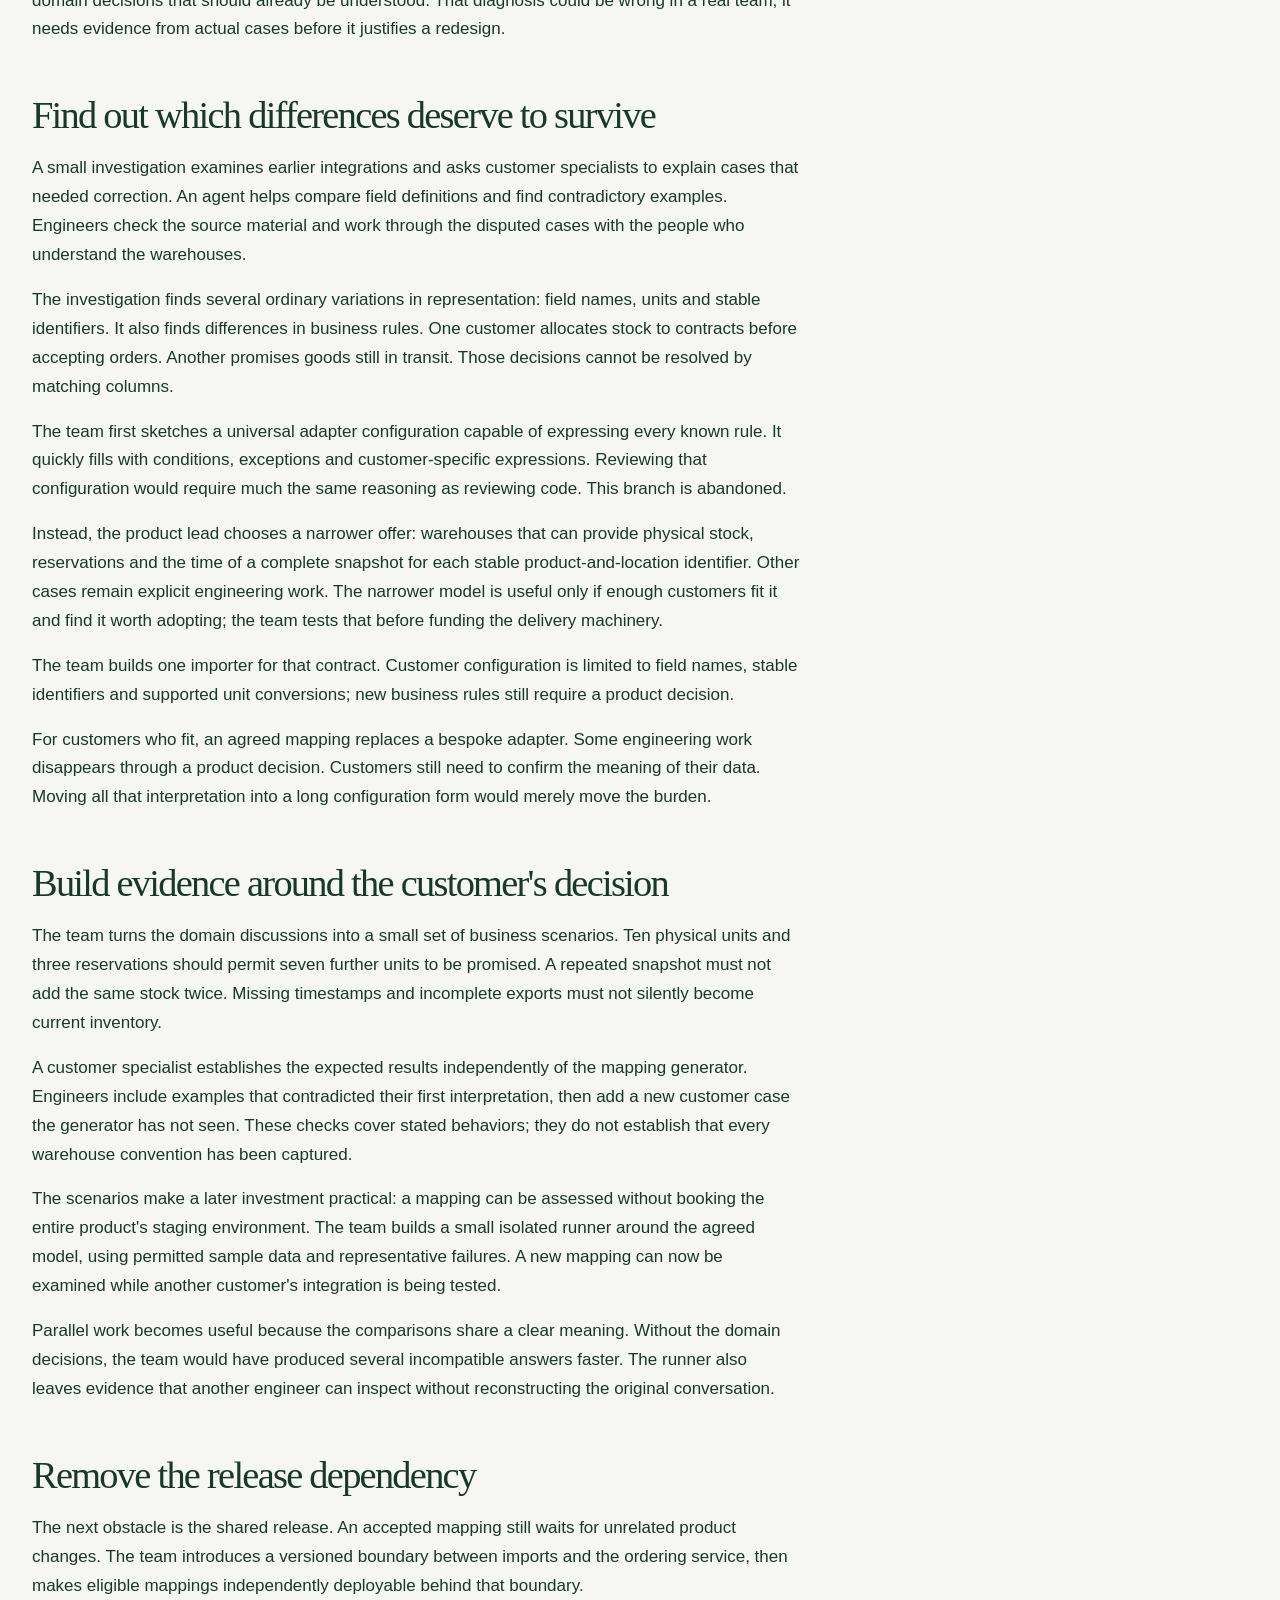
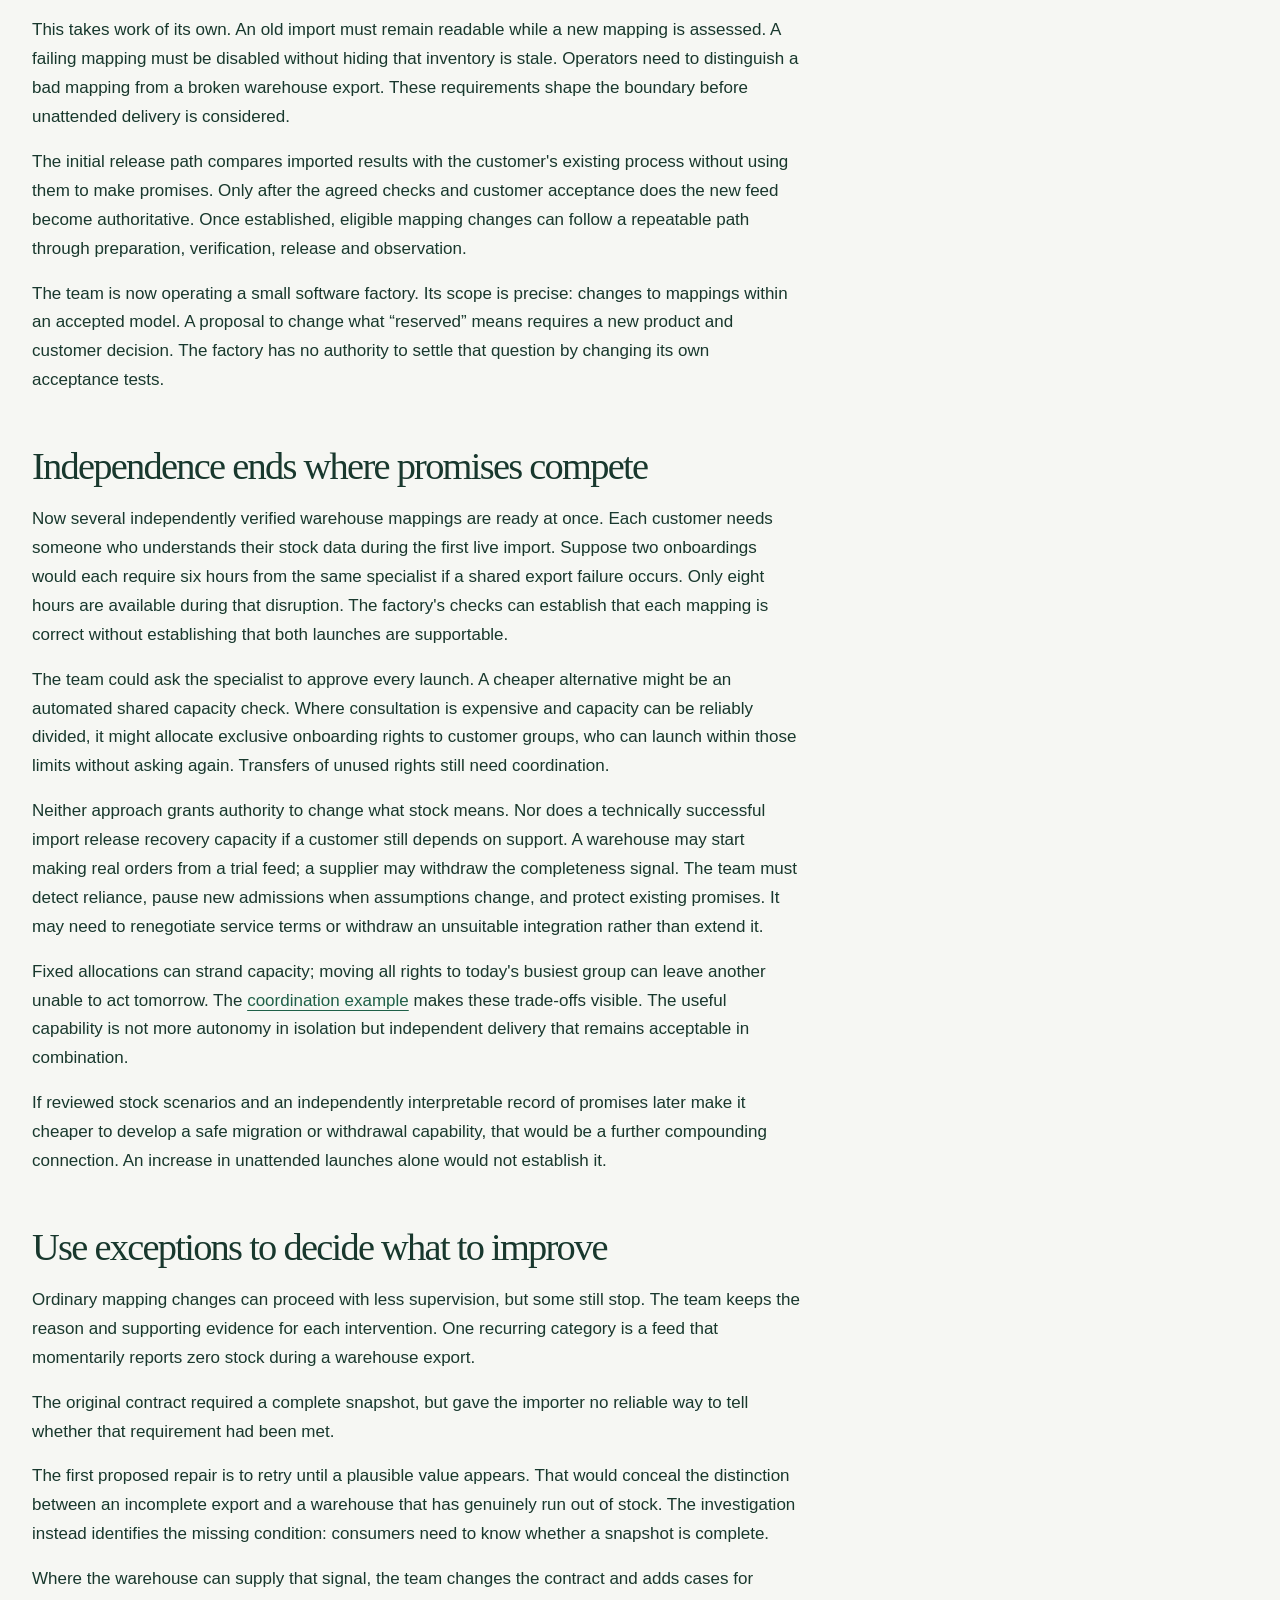
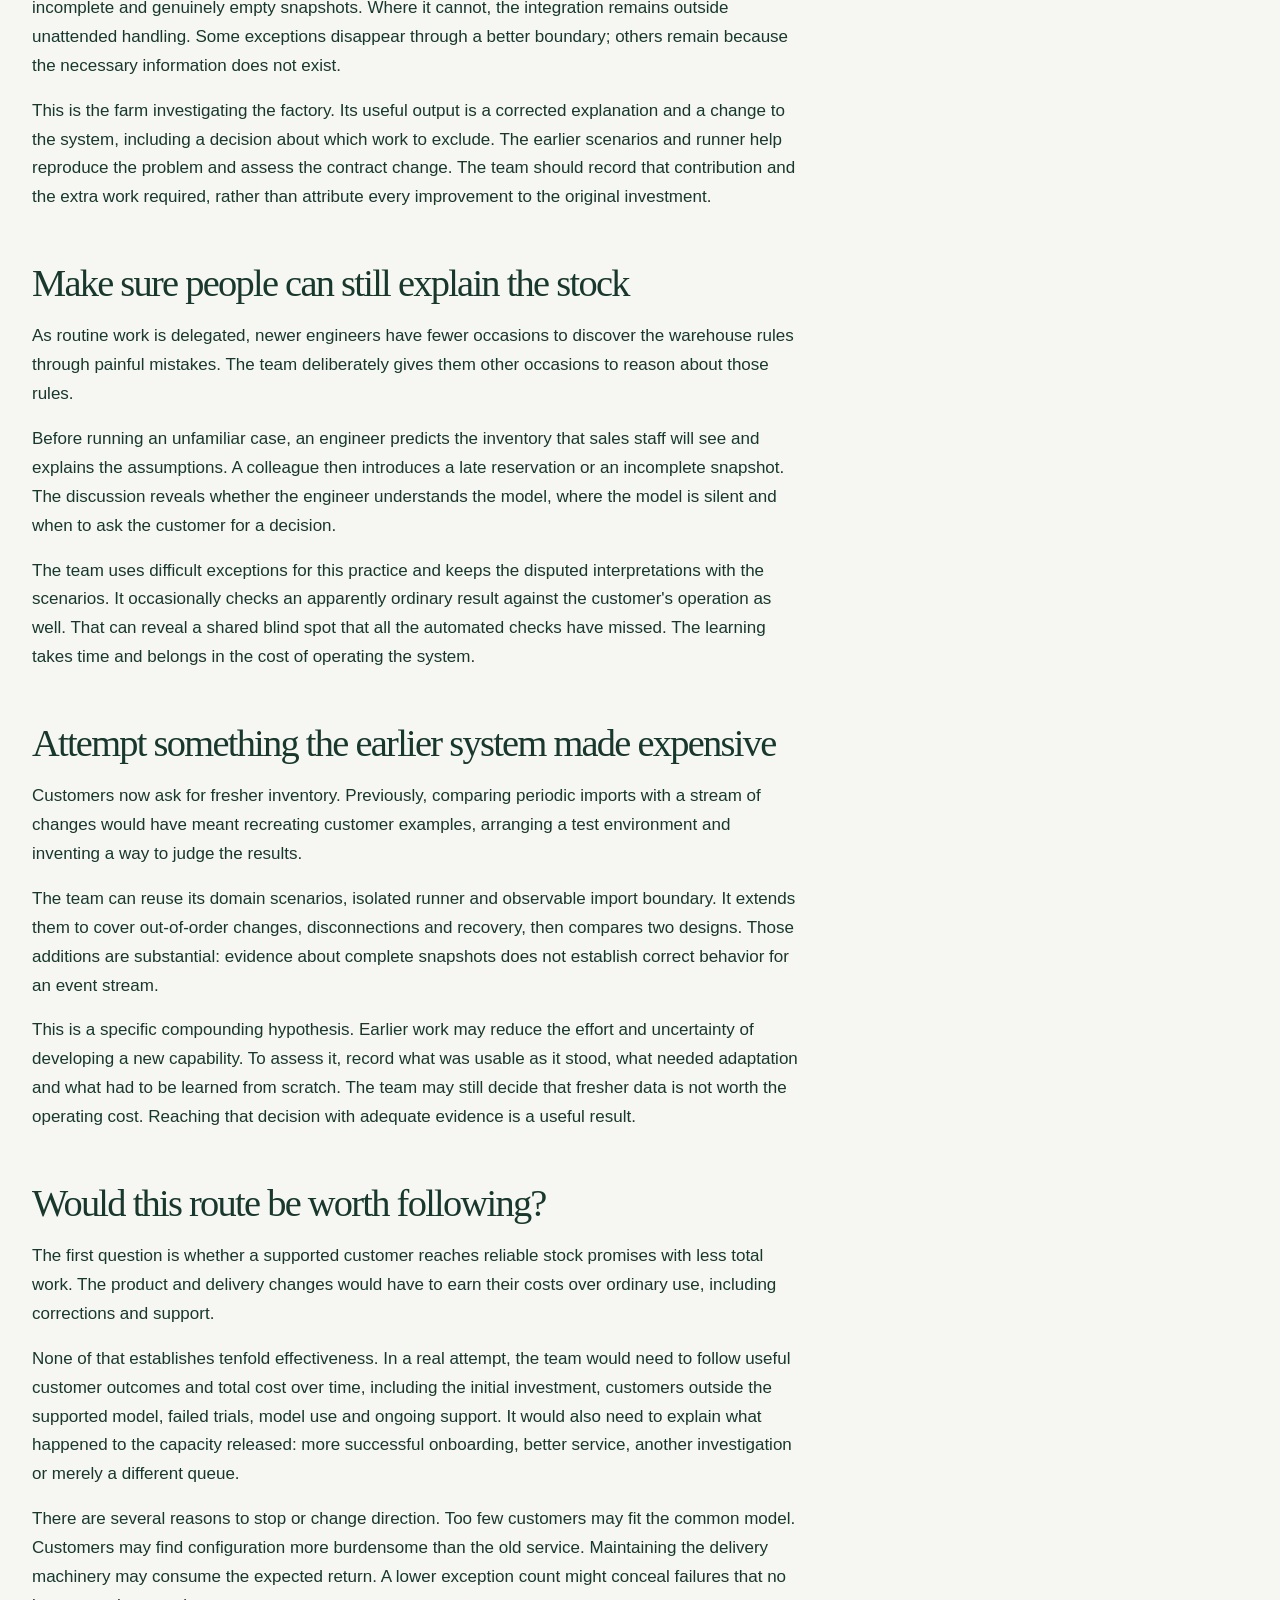
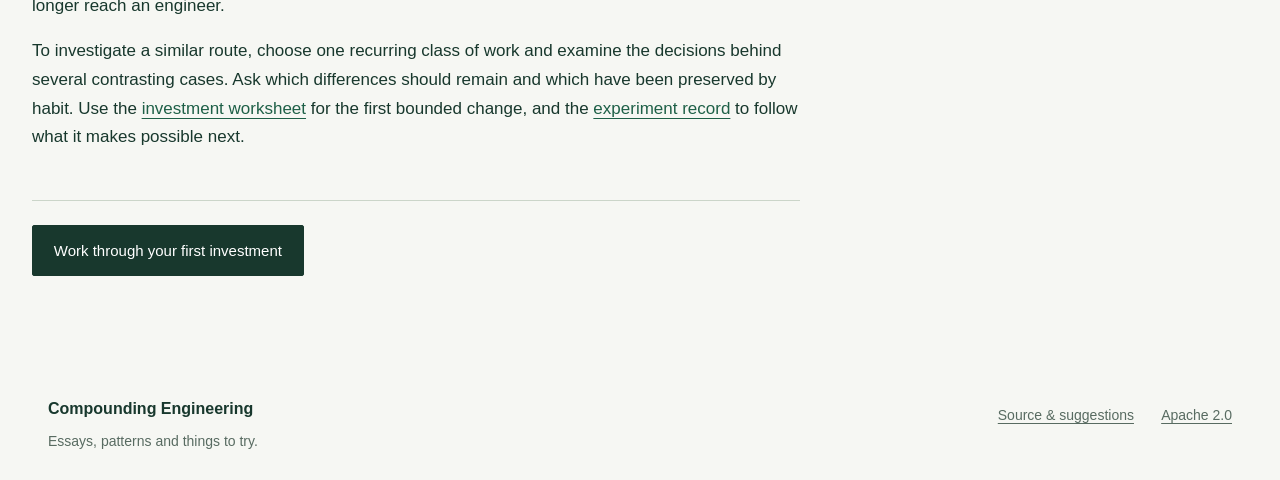
<file: paths/customer-integrations.html>
<!doctype html>
<html lang="en">
<head>
  <meta charset="utf-8">
  <meta name="viewport" content="width=device-width, initial-scale=1">
  <meta name="theme-color" content="#18382d">
  <title>When every customer needs an integration — Compounding Engineering</title>
  <meta name="description" content="A hypothetical transformation from bespoke customer integrations to a simpler product and bounded autonomous delivery, including failed assumptions and what each capability makes possible next.">
  <link rel="canonical" href="https://grove.github.io/compounding-engineering/paths/customer-integrations.html">
  <link rel="icon" type="image/svg+xml" href="../assets/favicon.svg">
  <link rel="stylesheet" href="../assets/styles.css?v=20261128">
  <link rel="stylesheet" href="../assets/adoption.css">
</head>
<body>
  <a class="skip-link" href="#main">Skip to content</a>
  <header class="masthead">
    <div class="shell header-inner">
      <a class="brand" href="../" aria-label="Compounding Engineering home"><svg class="brand-mark" viewBox="0 0 40 40" width="40" height="40" aria-hidden="true"><circle cx="20" cy="20" r="17"/><circle cx="20" cy="20" r="11"/><circle cx="20" cy="20" r="5"/><path d="M20 3v12"/></svg><span>Compounding<br>Engineering</span></a>
      <nav class="main-nav" aria-label="Main navigation"><a href="../paths/">Paths towards 10×</a><a href="../foundations.html">Foundations</a><a href="../adoption/">Try it with your team</a><a href="../evidence.html">Evidence</a></nav>
      <a class="header-source" href="https://github.com/grove/compounding-engineering">GitHub</a>
    </div>
  </header>
  <main id="main" class="adoption-page" tabindex="-1">
    <header>
      <p class="eyebrow">A worked transformation</p>
      <h1>When every customer<br>needs an integration</h1>
      <p class="intro">Follow one team as it questions the work, abandons an attractive design and develops capabilities that change what it can attempt next.</p>
    </header>
    <nav class="adoption-nav" aria-label="Paths towards 10×">
      <a href="./">Choosing a path</a>
      <a href="customer-integrations.html" aria-current="page">A worked transformation</a>
      <a href="../adoption/experiments.html">Experiments to try</a>
    </nav>
    <article class="adoption-body">
      <div class="note"><p><strong>This is a hypothetical case.</strong> The company, decisions and developments below are invented to examine a plausible route. They are not observed results or evidence of tenfold effectiveness. The case extends the shorter integration example in <a href="../adoption/experiments.html#discover-a-path">Transformation experiments</a>.</p></div>
      <section id="outcome">
        <h2>The integration is only part of the job</h2>
        <p>A software company sells an order-management service to distributors. Each new customer needs its warehouse system connected so sales staff can promise stock without calling the warehouse. The company has more customers waiting than its integration team can handle.</p>
        <p>An engineer asks for sample files, interprets the fields, writes an adapter and tests it in a shared staging system. A customer specialist checks the result. Release waits for the product team's next deployment, then someone reconciles the first live imports by hand.</p>
        <p>Much of the difficult work concerns meaning. Does “available” include reserved units? Can two warehouses use the same product code? Is an empty file a complete snapshot showing no stock, or a failed export? The answers affect orders people will actually accept.</p>
        <p>The useful outcome is that a customer's sales staff can make sufficiently accurate stock promises. Shipping an adapter is an intermediate event. The team follows onboarding through ordinary use, including corrections and support, so that a quick release followed by weeks of reconciliation cannot count as a success.</p>
      </section>
      <section id="failed-start">
        <h2>A faster generator leaves the queue in place</h2>
        <p>The first proposal is an agent that reads warehouse documentation and generates adapters. In this imagined trial, it produces plausible code quickly. Engineers still have to settle the meaning of the data, obtain a staging slot and persuade someone to approve a release.</p>
        <p>Worse, a generated test agrees with a generated adapter about the meaning of “available.” Both subtract reservations from a field that already excludes them. The code is consistent with its tests and wrong about the customer's operation.</p>
        <p>The team keeps the generator for straightforward mapping work but stops treating it as the main investment. The trial has identified a more consequential problem: every integration reconstructs domain decisions that should already be understood. That diagnosis could be wrong in a real team; it needs evidence from actual cases before it justifies a redesign.</p>
      </section>
      <section id="common-model">
        <h2>Find out which differences deserve to survive</h2>
        <p>A small investigation examines earlier integrations and asks customer specialists to explain cases that needed correction. An agent helps compare field definitions and find contradictory examples. Engineers check the source material and work through the disputed cases with the people who understand the warehouses.</p>
        <p>The investigation finds several ordinary variations in representation: field names, units and stable identifiers. It also finds differences in business rules. One customer allocates stock to contracts before accepting orders. Another promises goods still in transit. Those decisions cannot be resolved by matching columns.</p>
        <p>The team first sketches a universal adapter configuration capable of expressing every known rule. It quickly fills with conditions, exceptions and customer-specific expressions. Reviewing that configuration would require much the same reasoning as reviewing code. This branch is abandoned.</p>
        <p>Instead, the product lead chooses a narrower offer: warehouses that can provide physical stock, reservations and the time of a complete snapshot for each stable product-and-location identifier. Other cases remain explicit engineering work. The narrower model is useful only if enough customers fit it and find it worth adopting; the team tests that before funding the delivery machinery.</p>
        <p>The team builds one importer for that contract. Customer configuration is limited to field names, stable identifiers and supported unit conversions; new business rules still require a product decision.</p>
        <p>For customers who fit, an agreed mapping replaces a bespoke adapter. Some engineering work disappears through a product decision. Customers still need to confirm the meaning of their data. Moving all that interpretation into a long configuration form would merely move the burden.</p>
      </section>
      <section id="evidence">
        <h2>Build evidence around the customer's decision</h2>
        <p>The team turns the domain discussions into a small set of business scenarios. Ten physical units and three reservations should permit seven further units to be promised. A repeated snapshot must not add the same stock twice. Missing timestamps and incomplete exports must not silently become current inventory.</p>
        <p>A customer specialist establishes the expected results independently of the mapping generator. Engineers include examples that contradicted their first interpretation, then add a new customer case the generator has not seen. These checks cover stated behaviors; they do not establish that every warehouse convention has been captured.</p>
        <p>The scenarios make a later investment practical: a mapping can be assessed without booking the entire product's staging environment. The team builds a small isolated runner around the agreed model, using permitted sample data and representative failures. A new mapping can now be examined while another customer's integration is being tested.</p>
        <p>Parallel work becomes useful because the comparisons share a clear meaning. Without the domain decisions, the team would have produced several incompatible answers faster. The runner also leaves evidence that another engineer can inspect without reconstructing the original conversation.</p>
      </section>
      <section id="delivery">
        <h2>Remove the release dependency</h2>
        <p>The next obstacle is the shared release. An accepted mapping still waits for unrelated product changes. The team introduces a versioned boundary between imports and the ordering service, then makes eligible mappings independently deployable behind that boundary.</p>
        <p>This takes work of its own. An old import must remain readable while a new mapping is assessed. A failing mapping must be disabled without hiding that inventory is stale. Operators need to distinguish a bad mapping from a broken warehouse export. These requirements shape the boundary before unattended delivery is considered.</p>
        <p>The initial release path compares imported results with the customer's existing process without using them to make promises. Only after the agreed checks and customer acceptance does the new feed become authoritative. Once established, eligible mapping changes can follow a repeatable path through preparation, verification, release and observation.</p>
        <p>The team is now operating a small software factory. Its scope is precise: changes to mappings within an accepted model. A proposal to change what “reserved” means requires a new product and customer decision. The factory has no authority to settle that question by changing its own acceptance tests.</p>
      </section>
      <section id="shared-capacity">
        <h2>Independence ends where promises compete</h2>
        <p>Now several independently verified warehouse mappings are ready at once. Each customer needs someone who understands their stock data during the first live import. Suppose two onboardings would each require six hours from the same specialist if a shared export failure occurs. Only eight hours are available during that disruption. The factory's checks can establish that each mapping is correct without establishing that both launches are supportable.</p>
        <p>The team could ask the specialist to approve every launch. A cheaper alternative might be an automated shared capacity check. Where consultation is expensive and capacity can be reliably divided, it might allocate exclusive onboarding rights to customer groups, who can launch within those limits without asking again. Transfers of unused rights still need coordination.</p>
        <p>Neither approach grants authority to change what stock means. Nor does a technically successful import release recovery capacity if a customer still depends on support. A warehouse may start making real orders from a trial feed; a supplier may withdraw the completeness signal. The team must detect reliance, pause new admissions when assumptions change, and protect existing promises. It may need to renegotiate service terms or withdraw an unsuitable integration rather than extend it.</p>
        <p>Fixed allocations can strand capacity; moving all rights to today's busiest group can leave another unable to act tomorrow. The <a href="../examples/coordination-avoidance.html">coordination example</a> makes these trade-offs visible. The useful capability is not more autonomy in isolation but independent delivery that remains acceptable in combination.</p>
        <p>If reviewed stock scenarios and an independently interpretable record of promises later make it cheaper to develop a safe migration or withdrawal capability, that would be a further compounding connection. An increase in unattended launches alone would not establish it.</p>
      </section>
      <section id="exceptions">
        <h2>Use exceptions to decide what to improve</h2>
        <p>Ordinary mapping changes can proceed with less supervision, but some still stop. The team keeps the reason and supporting evidence for each intervention. One recurring category is a feed that momentarily reports zero stock during a warehouse export.</p>
        <p>The original contract required a complete snapshot, but gave the importer no reliable way to tell whether that requirement had been met.</p>
        <p>The first proposed repair is to retry until a plausible value appears. That would conceal the distinction between an incomplete export and a warehouse that has genuinely run out of stock. The investigation instead identifies the missing condition: consumers need to know whether a snapshot is complete.</p>
        <p>Where the warehouse can supply that signal, the team changes the contract and adds cases for incomplete and genuinely empty snapshots. Where it cannot, the integration remains outside unattended handling. Some exceptions disappear through a better boundary; others remain because the necessary information does not exist.</p>
        <p>This is the farm investigating the factory. Its useful output is a corrected explanation and a change to the system, including a decision about which work to exclude. The earlier scenarios and runner help reproduce the problem and assess the contract change. The team should record that contribution and the extra work required, rather than attribute every improvement to the original investment.</p>
      </section>
      <section id="understanding">
        <h2>Make sure people can still explain the stock</h2>
        <p>As routine work is delegated, newer engineers have fewer occasions to discover the warehouse rules through painful mistakes. The team deliberately gives them other occasions to reason about those rules.</p>
        <p>Before running an unfamiliar case, an engineer predicts the inventory that sales staff will see and explains the assumptions. A colleague then introduces a late reservation or an incomplete snapshot. The discussion reveals whether the engineer understands the model, where the model is silent and when to ask the customer for a decision.</p>
        <p>The team uses difficult exceptions for this practice and keeps the disputed interpretations with the scenarios. It occasionally checks an apparently ordinary result against the customer's operation as well. That can reveal a shared blind spot that all the automated checks have missed. The learning takes time and belongs in the cost of operating the system.</p>
      </section>
      <section id="next-capability">
        <h2>Attempt something the earlier system made expensive</h2>
        <p>Customers now ask for fresher inventory. Previously, comparing periodic imports with a stream of changes would have meant recreating customer examples, arranging a test environment and inventing a way to judge the results.</p>
        <p>The team can reuse its domain scenarios, isolated runner and observable import boundary. It extends them to cover out-of-order changes, disconnections and recovery, then compares two designs. Those additions are substantial: evidence about complete snapshots does not establish correct behavior for an event stream.</p>
        <p>This is a specific compounding hypothesis. Earlier work may reduce the effort and uncertainty of developing a new capability. To assess it, record what was usable as it stood, what needed adaptation and what had to be learned from scratch. The team may still decide that fresher data is not worth the operating cost. Reaching that decision with adequate evidence is a useful result.</p>
      </section>
      <section id="judgment">
        <h2>Would this route be worth following?</h2>
        <p>The first question is whether a supported customer reaches reliable stock promises with less total work. The product and delivery changes would have to earn their costs over ordinary use, including corrections and support.</p>
        <p>None of that establishes tenfold effectiveness. In a real attempt, the team would need to follow useful customer outcomes and total cost over time, including the initial investment, customers outside the supported model, failed trials, model use and ongoing support. It would also need to explain what happened to the capacity released: more successful onboarding, better service, another investigation or merely a different queue.</p>
        <p>There are several reasons to stop or change direction. Too few customers may fit the common model. Customers may find configuration more burdensome than the old service. Maintaining the delivery machinery may consume the expected return. A lower exception count might conceal failures that no longer reach an engineer.</p>
        <p>To investigate a similar route, choose one recurring class of work and examine the decisions behind several contrasting cases. Ask which differences should remain and which have been preserved by habit. Use the <a href="../adoption/investment-canvas.html">investment worksheet</a> for the first bounded change, and the <a href="../adoption/experiments.html#evidence-record">experiment record</a> to follow what it makes possible next.</p>
      </section>
      <p class="next-page"><a class="button" href="../adoption/investment-canvas.html">Work through your first investment</a></p>
    </article>
  </main>
  <footer class="site-footer"><div class="shell footer-inner"><div><a class="footer-brand" href="../">Compounding Engineering</a><p>Essays, patterns and things to try.</p></div><nav aria-label="About this project"><a href="https://github.com/grove/compounding-engineering">Source &amp; suggestions</a><a href="https://github.com/grove/compounding-engineering/blob/main/LICENSE">Apache 2.0</a></nav></div></footer>
</body>
</html>
</file>
<file: assets/styles.css>
/* A reading room with a small workbench. No external fonts or UI dependencies. */
:root {
  color-scheme: light;
  --paper: #f6f7f3;
  --white: #fffefa;
  --ink: #18382d;
  --green: #1e6047;
  --muted: #586b61;
  --line: #cbd5c9;
  --wash: #e9eee5;
  --serif: "Iowan Old Style", "Palatino Linotype", Palatino, Georgia, serif;
  --sans: -apple-system, BlinkMacSystemFont, "Segoe UI", sans-serif;
  --mono: ui-monospace, "SFMono-Regular", Menlo, Consolas, monospace;
}
* { box-sizing: border-box; }
html { scroll-behavior: smooth; scroll-padding-top: 2rem; background: var(--paper); }
body { margin: 0; color: var(--ink); font: 1.125rem/1.7 var(--sans); -webkit-font-smoothing: antialiased; overflow-wrap: break-word; }
main { overflow: clip; }
a { color: inherit; text-decoration-thickness: 1px; text-underline-offset: .22em; }
a:hover { color: var(--green); text-decoration-thickness: 2px; }
button, input { font: inherit; }
button { cursor: pointer; }
button:disabled { cursor: default; opacity: .55; }
button, a, summary { -webkit-tap-highlight-color: transparent; }
:focus-visible { outline: 3px solid #a66328; outline-offset: 5px; }
::selection { color: var(--ink); background: #d3e2bf; }
[hidden] { display: none !important; }
h1, h2, h3, h4, p, figure { margin: 0; }
h1, h2, h3 { font-family: var(--serif); font-weight: 400; }
h1, h2 { letter-spacing: -.045em; text-wrap: balance; }
em { font-weight: 400; }
p + p { margin-top: 1rem; }
svg { display: block; max-width: 100%; }
code { font: .85em/1.5 var(--mono); }
.shell { width: min(1240px, calc(100% - 6rem)); margin-inline: auto; }
.eyebrow { font: 500 .8125rem/1.6 var(--mono); letter-spacing: .09em; text-transform: uppercase; color: var(--muted); }
.sr-only { position: absolute; width: 1px; height: 1px; padding: 0; margin: -1px; overflow: hidden; clip-path: inset(50%); white-space: nowrap; border: 0; }
.skip-link { position: absolute; z-index: 100; top: -6rem; left: 1rem; padding: .7rem 1rem; background: var(--ink); color: white; font-size: 1rem; }
.skip-link:focus { top: 1rem; color: white; }

/* The first screen */
.masthead { border-top: 4px solid var(--ink); }
.header-inner { min-height: 110px; display: flex; align-items: center; gap: 2rem; border-bottom: 1px solid var(--line); }
.brand { display: flex; align-items: center; gap: .9rem; margin-right: auto; font: 600 1rem/1.3 var(--sans); letter-spacing: -.025em; text-decoration: none; }
.brand-mark { flex: 0 0 40px; fill: none; stroke: currentColor; stroke-width: 1.5; }
.main-nav { display: flex; gap: 2rem; }
.main-nav a, .header-source { display: inline-flex; align-items: center; min-height: 44px; color: var(--muted); font-size: .9375rem; text-decoration: none; }
.main-nav a:hover, .header-source:hover { color: var(--green); text-decoration: underline; }
.header-source { padding-left: 2rem; border-left: 1px solid var(--line); }
.hero { display: grid; grid-template-columns: 1.03fr 1fr; align-items: center; gap: 2.75rem; padding-block: 4.4rem 4.5rem; }
.hero-copy { position: relative; z-index: 1; }
.hero .eyebrow { margin-bottom: 1.7rem; }
h1 { font-size: clamp(4.5rem, 7.5vw, 7rem); line-height: .99; }
h1 em { color: var(--green); }
.hero h1 { font-size: clamp(2.8rem, 4.5vw, 4.35rem); line-height: 1.08; }
.hero-lede { max-width: 27em; margin-top: 1.7rem; font: 1.4rem/1.5 var(--serif); letter-spacing: -.012em; }
.hero-intro { max-width: 32em; color: var(--muted); font-size: 1rem; line-height: 1.75; margin-top: 1rem; }
.hero-actions { display: flex; align-items: center; flex-wrap: wrap; gap: 1.5rem; margin-top: 2rem; }
.button { display: inline-flex; justify-content: center; align-items: center; padding: .83rem 1.3rem; min-height: 48px; background: var(--ink); border: 1px solid var(--ink); color: white; font: 500 .9375rem/1.5 var(--sans); text-decoration: none; border-radius: 2px; transition: background-color .16s; }
.button:hover { background: var(--green); color: white; border-color: var(--green); }
.text-link { display: inline-flex; align-items: center; min-height: 44px; color: var(--green); font: 500 .9375rem/1.5 var(--sans); }
.growth-figure { margin-top: 2rem; width: 100%; }
.growth-rings { width: 100%; height: auto; }
.diagram-labels { font: 14px var(--mono); }
.diagram-core { font: 14px var(--sans); }
.ring-key { display: none; }
.growth-figure figcaption { color: var(--muted); font: .8125rem/1.6 var(--mono); text-align: center; margin-top: .75rem; }
.collection-strip { border-top: 1px solid var(--line); border-bottom: 1px solid var(--line); background: var(--wash); }
.strip-inner { display: flex; align-items: center; justify-content: space-between; gap: 2rem; padding-block: 1.35rem; }
.strip-label { font: .75rem/1.5 var(--mono); text-transform: uppercase; letter-spacing: .09em; color: var(--muted); white-space: nowrap; }
.strip-inner a { font: 500 .875rem/1.5 var(--sans); text-decoration: none; }
.strip-inner a:hover { text-decoration: underline; }

/* The argument */
.section { padding-block: 6rem; }
.section-heading { margin-bottom: 2.6rem; }
.section-heading .eyebrow { margin-bottom: 1rem; }
h2 { font-size: clamp(2.6rem, 4.2vw, 4rem); line-height: 1.12; }
h2 em { color: var(--green); }
.idea-intro { display: grid; grid-template-columns: 1fr 1.15fr; gap: 6rem; margin-bottom: 2.8rem; }
.idea-intro > p { max-width: 25em; font: 1.5rem/1.5 var(--serif); }
.idea-intro > div { color: var(--muted); font-size: 1.0625rem; }
.idea-intro a { color: var(--green); }
.returns-grid { display: grid; grid-template-columns: repeat(3, minmax(0, 1fr)); border-top: 1px solid var(--line); border-bottom: 1px solid var(--line); }
.return-item { padding: 1.5rem 2.4rem 2.25rem 0; }
.return-item + .return-item { padding-left: 2.4rem; border-left: 1px solid var(--line); }
.return-item:last-child { padding-right: 0; }
.return-item svg { height: 100px; width: 170px; fill: none; stroke: var(--green); stroke-width: 1.5; margin-bottom: 1rem; }
.return-item .soft-line { stroke: var(--line); }
.return-item .eyebrow { font-size: .75rem; margin-bottom: .6rem; }
.return-item h3 { font-size: 1.65rem; line-height: 1.3; margin-bottom: .8rem; letter-spacing: -.025em; }
.return-item p:last-child { color: var(--muted); font-size: 1rem; }
.margin-note { display: flex; align-items: start; gap: 1rem; max-width: 57rem; margin: 1.9rem 0 0 auto; }
.note-mark { font: italic 2.5rem/1 var(--serif); color: var(--green); }
.margin-note p { font: .9375rem/1.7 var(--sans); color: var(--muted); }
.operating-models-grid { display: grid; grid-template-columns: repeat(2, minmax(0, 1fr)); gap: 3rem; }
.operating-models-grid article { border-top: 1px solid var(--line); padding-top: 1.5rem; }
.operating-models-grid h3 { font-size: 1.8rem; line-height: 1.3; margin-block: .6rem 1rem; }
.operating-models-grid p:not(.eyebrow) { font-size: 1.0625rem; color: var(--muted); }
.operating-models-grid .text-link { margin-top: 1rem; }
.mechanism-grid { display: grid; grid-template-columns: repeat(3, minmax(0, 1fr)); gap: 2rem 3rem; }
.mechanism-grid article { border-top: 1px solid var(--line); padding-top: 1.2rem; }
.mechanism-grid h3 { font-size: 1.65rem; line-height: 1.3; margin-bottom: .65rem; }
.mechanism-grid p, .section-followup { font-size: 1.0625rem; color: var(--muted); }
.section-followup { max-width: 52rem; margin-top: 2rem; }
.section-followup a { color: var(--green); }
.collection-reading-list { display: grid; grid-template-columns: repeat(2, minmax(0, 1fr)); gap: 2.5rem; }
.collection-reading-list h3 { font-size: 1.7rem; line-height: 1.3; margin-block: .7rem 1rem; }
.collection-reading-list p:not(.eyebrow) { font-size: 1.0625rem; color: var(--muted); }
.example-caption { margin-top: .5rem; color: var(--muted); font-size: .875rem; }
.example-intro { padding-block: 2rem; max-width: 54rem; font-size: 1rem; }
.example-intro p { margin-top: 1rem; }
.example-page h1 { font-size: clamp(2.6rem, 4.2vw, 4rem); line-height: 1.12; }
.main-nav a[aria-current="page"] { color: var(--ink); text-decoration: underline; }
@media (max-width: 900px) {
  .mechanism-grid { grid-template-columns: repeat(2, minmax(0, 1fr)); }
  .collection-reading-list { grid-template-columns: 1fr; gap: 2rem; max-width: 40rem; }
}
@media (max-width: 640px) {
  .hero h1 { font-size: clamp(2.7rem, 9.2vw, 3.7rem); }
  .operating-models-grid { grid-template-columns: 1fr; gap: 2rem; }
  .mechanism-grid { grid-template-columns: 1fr; gap: 1.5rem; }
}

/* The workbench */
.practice-section { padding-block: 5.5rem; background: var(--wash); border-block: 1px solid var(--line); }
.practice-heading { display: grid; grid-template-columns: 1fr 1fr; gap: 6rem; align-items: end; }
.practice-heading > p { max-width: 27em; font: 1.25rem/1.6 var(--serif); padding-bottom: .3rem; }
.lab-layout { display: grid; grid-template-columns: .9fr 1.1fr; align-items: start; gap: 5rem; margin-top: 3.5rem; }
.lab-story h3 { font-size: 1.8rem; line-height: 1.3; letter-spacing: -.02em; margin-bottom: 1rem; }
.lab-story > p { font-size: 1.0625rem; color: var(--muted); }
.lab-story .text-link { margin-top: 1.1rem; }
.lab-story p.lab-footnote { margin-top: 2.2rem; padding-top: 1rem; border-top: 1px solid var(--line); font: .875rem/1.7 var(--sans); }
.payment-lab { padding: 1.7rem 1.8rem; border: 1px solid #b8c7b5; background: var(--white); box-shadow: 0 5px 0 -1px #d7e0d2; border-radius: 3px; }
.lab-topline { display: flex; align-items: center; justify-content: space-between; gap: 1rem; padding-bottom: 1.1rem; border-bottom: 1px solid var(--line); }
.lab-topline h3 { font: 600 1rem/1.4 var(--sans); }
.lab-tag { color: var(--green); font: .75rem/1.4 var(--mono); background: var(--wash); padding: .3rem .5rem; border-radius: 2px; }
.lab-invoice { display: flex; justify-content: space-between; gap: 1rem; margin-top: 1rem; font: .875rem/1.6 var(--sans); color: var(--muted); }
.lab-invoice code { margin-right: auto; }
.lab-invoice strong { margin-left: .5rem; color: var(--ink); font: 600 .9375rem var(--mono); }
.handler-choice { display: flex; flex-wrap: wrap; gap: .5rem 1.1rem; border: 0; padding: 0; margin: 1.4rem 0 1rem; }
.handler-choice legend { padding: 0; color: var(--muted); font: .8125rem/1.5 var(--sans); margin-bottom: .4rem; }
.handler-choice label { display: inline-flex; align-items: center; gap: .45rem; min-height: 44px; font: .875rem/1.5 var(--sans); cursor: pointer; }
.handler-choice input { width: 17px; height: 17px; accent-color: var(--green); margin: 0; flex-shrink: 0; }
.table-scroll { overflow-x: auto; }
.payment-table { border-collapse: collapse; width: 100%; text-align: left; }
.payment-table th { padding: .55rem .5rem; font: 500 .75rem/1.5 var(--sans); color: var(--muted); border-bottom: 1px solid var(--line); background: var(--paper); }
.payment-table td { height: 45px; padding: .65rem .5rem; font: .8125rem/1.5 var(--mono); border-bottom: 1px solid #e2e7dc; }
.payment-table td:last-child { text-align: right; }
.payment-table td[colspan] { height: 90px; text-align: center; color: var(--muted); font-family: var(--sans); }
.payment-table tr[data-applied="false"] td { color: var(--muted); }
.payment-summary { display: flex; justify-content: space-between; gap: 2rem; padding-top: 1rem; }
.payment-summary p { margin: 0; font: .8125rem/1.5 var(--sans); color: var(--muted); }
.payment-summary p:last-child { text-align: right; }
.payment-summary strong { display: block; margin-top: .25rem; font: 500 1.6rem/1.4 var(--mono); color: var(--ink); }
.payment-result { min-height: 3.7rem; margin-top: 1rem; padding: .65rem .8rem; background: var(--paper); color: var(--muted); font: .875rem/1.5 var(--sans); border-left: 2px solid var(--line); }
.payment-result[data-state="buggy"] { background: #f9ece4; color: #7e391e; border-color: #ad5c33; }
.payment-result[data-state="fixed"] { background: #eaf1e5; color: #23523c; border-color: var(--green); }
.lab-actions { display: flex; gap: 1.2rem; margin-top: 1.2rem; }
.lab-actions .button { padding: .65rem 1rem; min-height: 44px; font-size: .875rem; }
.reset-button { border: 0; background: transparent; color: var(--muted); font: .875rem var(--sans); text-decoration: underline; text-underline-offset: .2em; min-height: 44px; padding-inline: .5rem; }
.reset-button:hover { color: var(--ink); }
.no-script { margin-top: 1rem; font-size: .875rem; }
.next-investments { display: grid; grid-template-columns: repeat(3, minmax(0, 1fr)); gap: 2.75rem; margin-top: 4rem; padding-top: 3rem; border-top: 1px solid #b8c7b5; }
.next-investments header { grid-column: 1 / -1; display: grid; grid-template-columns: 1fr 1fr; gap: .75rem 6rem; }
.next-investments header .eyebrow { grid-column: 1; }
.next-investments header h3 { grid-column: 1; font-size: 2.25rem; line-height: 1.2; letter-spacing: -.025em; }
.next-investments header > p:last-child { grid-column: 2; grid-row: 1 / 3; font-size: 1rem; color: var(--muted); align-self: end; }
.step-label { display: inline-block; font: .75rem/1.5 var(--mono); color: var(--green); margin-bottom: 1rem; padding-left: .7rem; border-left: 2px solid var(--green); text-transform: uppercase; letter-spacing: .06em; }
.investment-step h4 { margin-bottom: .7rem; font: 500 1.3rem/1.4 var(--serif); }
.investment-step p { font-size: .975rem; line-height: 1.7; color: var(--muted); }
.investment-step a { display: inline-flex; align-items: center; min-height: 44px; margin-top: .7rem; font: 500 .875rem/1.5 var(--sans); color: var(--green); }
.scope-note { margin-top: 2rem; padding-top: 1.2rem; border-top: 1px solid var(--line); font: .875rem/1.7 var(--sans); color: var(--muted); }
.scope-note summary { cursor: pointer; width: fit-content; padding-block: .4rem; }
.scope-note p { max-width: 65rem; padding-top: .7rem; }

/* Principles stay useful without JavaScript. */
.principles-section { display: grid; grid-template-columns: .9fr 1.1fr; gap: 5rem; }
.principles-intro .eyebrow { margin-bottom: 1rem; }
.principles-intro > p:last-child { max-width: 23em; color: var(--muted); font-size: 1rem; margin-top: 1.5rem; }
.principles { border-top: 1px solid var(--line); }
.principles details { border-bottom: 1px solid var(--line); }
.principles summary { list-style: none; position: relative; padding: 1.25rem 2rem 1.25rem 0; cursor: pointer; font: 1.65rem/1.3 var(--serif); letter-spacing: -.02em; }
.principles summary::-webkit-details-marker { display: none; }
.principles summary::after { content: "+"; position: absolute; right: .3rem; top: 1.3rem; font: 1.5rem/1.2 var(--sans); font-weight: 300; color: var(--muted); }
.principles details[open] > summary::after { content: "−"; }
.principles details > div { padding: 0 2.5rem 1.4rem 0; color: var(--muted); font-size: 1rem; }
.principles details a { display: inline-flex; align-items: center; min-height: 44px; margin-top: .7rem; color: var(--green); font-size: .875rem; }

/* Three books on the same shelf. */
.reading-section { padding-block: 5.5rem; background: #eef1ec; border-block: 1px solid var(--line); }
.reading-heading { display: grid; grid-template-columns: 1.3fr 1fr; gap: 5rem; align-items: end; margin-bottom: 3rem; }
.reading-heading > p { max-width: 28em; color: var(--muted); font-size: 1.0625rem; padding-bottom: .25rem; }
.collection-entry { display: grid; grid-template-columns: 112px 1.65fr .8fr; gap: 3rem; padding-block: 2.8rem; border-top: 1px solid var(--line); align-items: center; }
.collection-entry:last-child { padding-bottom: .5rem; }
.collection-symbol { align-self: start; margin-top: .3rem; }
.collection-symbol svg { fill: none; stroke: currentColor; stroke-width: 1.4; width: 100px; height: 115px; }
.software-entry { --collection-accent: #944b62; }
.engineering-entry { --collection-accent: #4d6944; }
.patterns-entry { --collection-accent: #23647f; }
.collection-symbol { color: var(--collection-accent); }
.collection-copy .eyebrow { color: var(--collection-accent); font-size: .75rem; margin-bottom: .6rem; }
.collection-copy h3 { font-size: 2.15rem; line-height: 1.2; letter-spacing: -.03em; }
.collection-copy h3 a { text-decoration: none; }
.collection-copy h3 a:hover { color: var(--collection-accent); text-decoration: underline; }
.collection-copy > p:not(.eyebrow) { color: var(--muted); font-size: 1rem; line-height: 1.75; margin-top: 1rem; max-width: 41em; }
.start-reading { display: inline-flex; align-items: center; min-height: 44px; margin-top: .8rem; font: 500 .875rem/1.5 var(--sans); color: var(--collection-accent); }
.collection-aside { border-left: 1px solid var(--line); padding-left: 2rem; }
.collection-aside > span { color: var(--muted); font: .75rem/1.5 var(--mono); }
.collection-aside p { margin-top: .6rem; font: italic 1.35rem/1.5 var(--serif); }
.shortcuts-section { display: grid; grid-template-columns: .85fr 1.15fr; gap: 5rem; }
.shortcuts-section h2 { margin-top: 1rem; }
.problem-links { list-style: none; padding: 0; margin: 0; border-top: 1px solid var(--line); }
.problem-links li { border-bottom: 1px solid var(--line); }
.problem-links a { display: flex; flex-direction: column; gap: .5rem; padding: 1.25rem .6rem 1.3rem 0; text-decoration: none; }
.problem-links a:hover { background: var(--wash); }
.problem-links a > span:first-child { font: 1.35rem/1.4 var(--serif); }
.pattern-name { color: var(--green); font: .875rem/1.5 var(--sans); text-decoration: underline; text-underline-offset: .2em; }

/* State the evidence beside the claim, without hiding it in a disclosure. */
.evidence-section { background: var(--wash); border-top: 1px solid var(--line); }
.evidence-grid { display: grid; grid-template-columns: repeat(2, minmax(0, 1fr)); gap: 3rem; }
.evidence-entry { padding-top: 1.5rem; border-top: 1px solid #b8c7b5; }
.evidence-entry .eyebrow { font-size: .75rem; margin-bottom: .7rem; }
.evidence-entry h3 { font-size: 1.85rem; line-height: 1.3; margin-bottom: 1rem; }
.evidence-entry h3 a { text-decoration-thickness: 1px; }
.evidence-entry > p:not(.eyebrow) { color: var(--muted); font-size: 1rem; }
.evidence-entry .evidence-limit { border-left: 2px solid var(--line); padding-left: 1rem; margin-top: 1.2rem; }
.evidence-limit strong { color: var(--ink); font-weight: 600; }
.evidence-followup { max-width: 58em; margin-top: 2.5rem; color: var(--muted); font-size: .9375rem; }
.evidence-followup a { color: var(--green); }

/* Closing page */
.closing-section { padding-block: 4.5rem; background: var(--ink); color: var(--paper); }
.closing-inner { display: grid; grid-template-columns: 1.2fr 1fr; gap: 5rem; align-items: center; }
.closing-section .eyebrow { color: #b4c7b6; margin-bottom: 1rem; }
.closing-section h2 { font-size: clamp(2.5rem, 3.7vw, 3.7rem); }
.closing-section h2 em { color: #d2e1c4; }
.closing-copy p { color: #d4ded3; font-size: 1rem; }
.button-light { background: #e7eedf; border-color: #e7eedf; color: var(--ink); margin-top: 1.6rem; }
.button-light:hover { background: white; border-color: white; color: var(--ink); }
.site-footer { padding-block: 2.3rem 1.7rem; font-family: var(--sans); }
.footer-inner { display: flex; align-items: start; justify-content: space-between; gap: 2rem; }
.footer-brand { font: 600 1rem/1.5 var(--sans); text-decoration: none; }
.footer-inner p { font: .875rem/1.6 var(--sans); color: var(--muted); margin-top: .4rem; }
.footer-inner nav { display: flex; gap: 1.7rem; }
.footer-inner nav a { display: inline-flex; min-height: 44px; align-items: center; font: .875rem var(--sans); color: var(--muted); }
.footer-note { color: var(--muted); font: .75rem/1.7 var(--sans); margin-top: 1.6rem; padding-top: 1.2rem; border-top: 1px solid var(--line); }

@media (min-width: 1550px) {
  .hero { padding-block: 5.2rem; }
}
@media (max-width: 1120px) {
  .shell { width: calc(100% - 4rem); }
  .hero { gap: 1.5rem; }
  h1 { font-size: clamp(4rem, 8.6vw, 6rem); }
  .hero .eyebrow { max-width: 28em; }
  .hero-actions { gap: 1rem; }
  .strip-inner { gap: 1.5rem; }
  .strip-label { display: none; }
  .idea-intro, .practice-heading, .lab-layout, .principles-section, .reading-heading, .shortcuts-section, .closing-inner { gap: 3rem; }
  .collection-entry { grid-template-columns: 85px 1.6fr .8fr; gap: 2rem; }
  .collection-symbol svg { width: 80px; }
  .collection-copy h3 { font-size: 1.9rem; }
  .next-investments { gap: 2rem; }
  .next-investments header { gap: .75rem 3rem; }
}
@media (max-width: 850px) {
  .header-inner { gap: 1.5rem; min-height: 96px; }
  .main-nav { gap: 1.3rem; }
  .header-source { display: none; }
  .hero { padding-block: 3.3rem; }
  h1 { font-size: clamp(4rem, 9.4vw, 5.3rem); }
  .hero-lede { font-size: 1.25rem; }
  .hero-actions { flex-direction: column; align-items: start; gap: .6rem; }
  .growth-figure { margin-right: -2rem; width: calc(100% + 1rem); }
  .growth-figure figcaption { max-width: 23em; margin-inline: auto; }
  .strip-inner a { font-size: .8125rem; }
  .section { padding-block: 4.5rem; }
  .idea-intro { gap: 2.5rem; }
  .return-item { padding-right: 1.4rem; }
  .return-item + .return-item { padding-left: 1.4rem; }
  .return-item h3 { font-size: 1.45rem; }
  .return-item svg { width: 145px; }
  .practice-section, .reading-section { padding-block: 4.5rem; }
  .lab-layout { grid-template-columns: 1fr; gap: 2rem; }
  .lab-story { display: grid; grid-template-columns: 1fr 1fr; gap: .5rem 2rem; }
  .lab-story h3 { grid-column: 1 / -1; }
  .lab-story p { margin: 0; }
  .lab-story .text-link { grid-column: 1; }
  .lab-story p.lab-footnote { grid-column: 2; border: 0; padding: 0; margin-top: 1rem; }
  .payment-lab { max-width: 39rem; width: 100%; margin-inline: auto; }
  .next-investments { gap: 1.5rem; }
  .principles-section { grid-template-columns: .85fr 1.15fr; gap: 2.5rem; }
  .principles summary { font-size: 1.5rem; }
  .collection-entry { grid-template-columns: 80px 1fr; gap: 1.8rem; }
  .collection-aside { display: none; }
  .reading-heading { grid-template-columns: 1fr 1fr; }
  .shortcuts-section { grid-template-columns: .8fr 1.2fr; gap: 2.5rem; }
  .closing-inner { grid-template-columns: 1fr 1fr; gap: 2.5rem; }
  .footer-inner nav { gap: 1rem; }
}
@media (max-width: 640px) {
  .shell { width: calc(100% - 2.5rem); }
  .header-inner { flex-wrap: wrap; align-items: center; gap: .6rem; padding-block: 1rem .6rem; }
  .brand { font-size: .9375rem; gap: .65rem; }
  .brand-mark { width: 34px; height: 34px; flex-basis: 34px; }
  .main-nav { width: 100%; justify-content: space-between; flex-wrap: wrap; gap: 0 .7rem; padding-top: .3rem; }
  .main-nav a { font-size: .875rem; min-height: 40px; }
  .hero { grid-template-columns: 1fr; gap: 1.3rem; padding-block: 2.8rem 2rem; }
  .hero .eyebrow { margin-bottom: 1.5rem; font-size: .75rem; max-width: 26em; }
  h1 { font-size: clamp(4rem, 15vw, 5.5rem); }
  .hero-lede { font-size: 1.35rem; margin-top: 1.6rem; max-width: 26em; }
  .hero-intro { font-size: 1rem; }
  .hero-actions { flex-direction: row; align-items: center; gap: .6rem 1.2rem; margin-top: 1.5rem; }
  .hero-actions .button { padding-inline: 1rem; }
  .growth-figure { width: min(100%, 430px); margin: 1rem auto 0; }
  .growth-figure figcaption { font-size: .75rem; max-width: none; }
  .diagram-labels, .ring-leaders { display: none; }
  .diagram-core { font-size: 21px; }
  .ring-key { display: flex; flex-wrap: wrap; justify-content: center; gap: .35rem 1rem; color: var(--green); font: .875rem/1.6 var(--sans); }
  .strip-inner { flex-direction: column; align-items: start; gap: 0; padding-block: .8rem; }
  .strip-label { display: block; padding-block: .4rem; font-size: .6875rem; }
  .strip-inner a { display: flex; align-items: center; min-height: 44px; font-size: .875rem; }
  .section { padding-block: 3.5rem; }
  .section-heading { margin-bottom: 1.8rem; }
  h2 { font-size: clamp(2.35rem, 9vw, 3.1rem); }
  .idea-intro { grid-template-columns: 1fr; gap: 1.3rem; margin-bottom: 2rem; }
  .idea-intro > p { font-size: 1.35rem; }
  .idea-intro > div { font-size: 1rem; }
  .returns-grid { grid-template-columns: 1fr; }
  .return-item, .return-item + .return-item { position: relative; padding: 1.6rem 0 1.7rem 100px; border-left: 0; min-height: 168px; }
  .return-item + .return-item { border-top: 1px solid var(--line); }
  .return-item svg { position: absolute; top: 2rem; left: -8px; width: 100px; height: 65px; }
  .return-item .eyebrow { margin-bottom: .4rem; }
  .return-item h3 { font-size: 1.5rem; margin-bottom: .65rem; }
  .return-item p:last-child { font-size: .9375rem; }
  .margin-note { margin-top: 1.5rem; gap: .6rem; }
  .margin-note p { font-size: .875rem; }
  .practice-section, .reading-section { padding-block: 3.5rem; }
  .practice-heading, .reading-heading { grid-template-columns: 1fr; gap: 1.5rem; }
  .practice-heading > p { font-size: 1.2rem; }
  .lab-layout { margin-top: 2rem; }
  .lab-story { display: block; }
  .lab-story h3 { font-size: 1.65rem; }
  .lab-story p + p { margin-top: 1rem; }
  .lab-story > p { font-size: 1rem; }
  .lab-story p.lab-footnote { margin-top: 1.3rem; }
  .payment-lab { padding: 1.25rem 1rem; }
  .lab-topline h3 { font-size: .9375rem; }
  .lab-invoice { gap: .5rem; flex-wrap: wrap; font-size: .8125rem; }
  .handler-choice { column-gap: .85rem; }
  .handler-choice label { font-size: .8125rem; }
  .payment-table td { font-size: .75rem; padding-inline: .3rem; }
  .payment-table th { padding-inline: .3rem; }
  .payment-summary { gap: 1rem; }
  .next-investments { grid-template-columns: 1fr; gap: 2rem; margin-top: 2.8rem; padding-top: 2rem; }
  .next-investments header { display: block; }
  .next-investments header h3 { font-size: 2rem; margin-top: .7rem; }
  .next-investments header > p:last-child { margin-top: 1rem; }
  .investment-step { border-left: 1px solid #b7c7b2; padding-left: 1.2rem; }
  .step-label { padding: 0; border: 0; margin-bottom: .6rem; }
  .investment-step h4 { font-size: 1.35rem; }
  .investment-step p { font-size: 1rem; }
  .scope-note { margin-top: 1.5rem; }
  .principles-section { grid-template-columns: 1fr; gap: 2rem; }
  .principles-intro > p:last-child { max-width: 30em; margin-top: 1rem; }
  .principles details > div { padding-right: 1rem; }
  .principles summary { font-size: 1.55rem; }
  .reading-heading { margin-bottom: 2rem; }
  .reading-heading > p { font-size: 1rem; }
  .collection-entry { grid-template-columns: 55px minmax(0, 1fr); gap: 1.2rem; padding-block: 2.2rem; }
  .collection-symbol svg { width: 55px; height: 75px; }
  .collection-copy .eyebrow { font-size: .6875rem; }
  .collection-copy h3 { font-size: 1.85rem; }
  .collection-copy > p:not(.eyebrow) { font-size: .975rem; }
  .shortcuts-section { grid-template-columns: 1fr; gap: 2rem; }
  .problem-links a > span:first-child { font-size: 1.35rem; }
  .evidence-grid { grid-template-columns: 1fr; gap: 2rem; }
  .evidence-entry h3 { font-size: 1.65rem; }
  .evidence-followup { margin-top: 2rem; }
  .closing-section { padding-block: 3rem; }
  .closing-inner { grid-template-columns: 1fr; gap: 1.7rem; }
  .closing-section h2 { font-size: 2.6rem; }
  .closing-copy p { font-size: 1rem; }
  .footer-inner { flex-direction: column; gap: .8rem; }
  .footer-inner nav { gap: 1.5rem; }
  .footer-note { margin-top: 1rem; }
}
@media (max-width: 370px) {
  .shell { width: calc(100% - 2rem); }
  h1 { font-size: 3.75rem; }
  .hero-actions { flex-direction: column; align-items: start; gap: .4rem; }
  .return-item, .return-item + .return-item { padding-left: 0; padding-top: 1.6rem; }
  .return-item svg { display: none; }
  .collection-entry { grid-template-columns: 1fr; gap: .7rem; }
  .collection-symbol { display: none; }
  .handler-choice { flex-direction: column; gap: 0; }
}
@media (prefers-reduced-motion: reduce) {
  html { scroll-behavior: auto; }
  *, *::before, *::after { transition: none !important; animation: none !important; }
}
@media print {
  :root { --paper: white; --ink: #111; --muted: #333; --green: #224b36; --wash: white; --line: #ccc; }
  body { font-size: 11pt; }
  .shell { width: 100%; }
  .masthead, .hero-actions, .collection-strip, .lab-actions, .handler-choice, .footer-inner nav { display: none; }
  .hero { padding: 1rem 0; }
  h1 { font-size: 48pt; }
  h2 { font-size: 26pt; }
  .section, .practice-section, .reading-section { padding-block: 2rem; }
  .closing-section { background: white; color: #111; border-block: 1px solid #ccc; }
  .closing-section h2 em, .closing-copy p, .closing-section .eyebrow { color: #222; }
  .closing-section .button { display: none; }
  .payment-lab, .collection-entry, .return-item { break-inside: avoid; }
  .growth-figure { max-width: 300px; }
  .payment-lab { box-shadow: none; }
}
</file>
<file: assets/adoption.css>
/* The adoption guide uses the same reading-room palette as the home page. */
.adoption-page { width: min(76rem, calc(100% - 4rem)); margin-inline: auto; padding-block: 3.5rem 5rem; }
.adoption-page > header { max-width: 56rem; margin-bottom: 2rem; }
.adoption-page h1 { font-size: clamp(2.8rem, 6vw, 5rem); line-height: 1.05; margin-block: .8rem 1rem; }
.adoption-page .intro { font: 1.4rem/1.55 var(--serif); max-width: 40em; }
.adoption-nav { display: flex; flex-wrap: wrap; gap: .5rem 1.5rem; border-block: 1px solid var(--line); padding: .7rem 0; margin-bottom: 2.7rem; }
.adoption-nav a { display: inline-flex; align-items: center; min-height: 44px; font-size: .9375rem; color: var(--green); }
.adoption-nav a[aria-current="page"] { font-weight: 600; text-decoration: none; color: var(--ink); }
.adoption-body { max-width: 48rem; }
.adoption-body section + section { margin-top: 3rem; }
.adoption-body h2 { font-size: clamp(1.8rem, 3vw, 2.7rem); line-height: 1.2; margin-bottom: 1rem; }
.adoption-body h3 { font-size: 1.45rem; margin-block: 1.6rem .6rem; line-height: 1.3; }
.adoption-body p, .adoption-body li { font-size: 1.0625rem; }
.adoption-body ul, .adoption-body ol { padding-left: 1.5rem; }
.adoption-body li + li { margin-top: .6rem; }
.adoption-body a { color: var(--green); }
.adoption-body pre { white-space: pre-wrap; overflow-wrap: anywhere; border: 1px solid var(--line); background: var(--white); padding: 1.1rem; font: .875rem/1.6 var(--mono); }
.adoption-body .note { background: var(--wash); border-left: 3px solid var(--green); padding: 1rem 1.2rem; margin-block: 1.4rem; }
.adoption-body .note p { font-size: .975rem; }
.adoption-body dl { margin: 1rem 0; }
.adoption-body dt { font-weight: 600; margin-top: 1rem; }
.adoption-body dd { margin: .25rem 0 0; }
.adoption-body .next-page { margin-top: 3rem; border-top: 1px solid var(--line); padding-top: 1.5rem; }
.adoption-body .next-page .button { color: white; }
.adoption-body details { margin-block: 1.5rem; border: 1px solid var(--line); padding: 1rem 1.2rem; }
.adoption-body summary { cursor: pointer; font-weight: 600; }
.adoption-body details[open] summary { margin-bottom: 1rem; }
.worksheet-field { margin-block: 1.7rem; }
.worksheet-field label, .worksheet-purpose legend, #investment-copy-fallback label { display: block; font-weight: 600; font-size: 1.125rem; }
.worksheet-field p { margin-block: .35rem .6rem; color: var(--muted); font-size: 1rem; }
.adoption-body textarea { display: block; width: 100%; min-height: 6rem; resize: vertical; padding: .8rem; border: 1px solid var(--muted); border-radius: .2rem; background: var(--white); color: var(--ink); font: 1rem/1.6 var(--sans); }
.adoption-body textarea::placeholder { color: var(--muted); opacity: 1; }
.worksheet-purpose { margin: 1.7rem 0; padding: 1rem; border: 1px solid var(--line); }
.worksheet-purpose label { display: flex; align-items: start; gap: .65rem; padding: .5rem 0; font-size: 1rem; }
.worksheet-purpose input { margin-top: .4rem; accent-color: var(--green); flex-shrink: 0; }
.worksheet-actions { display: flex; flex-wrap: wrap; gap: 1rem; align-items: center; }
.adoption-body .worksheet-status { min-height: 1.6rem; margin-top: 1rem; font-size: 1rem; }
#use-investment-example { margin-top: .2rem; text-align: left; }
.foundation-links { display: grid; grid-template-columns: repeat(2, minmax(0, 1fr)); gap: 1.5rem 3rem; margin-top: 2rem; }
.foundation-links article { border-top: 1px solid var(--line); padding-top: 1rem; }
.foundation-links h3 { font-size: 1.5rem; margin-bottom: .5rem; }
.foundation-links p { font-size: 1rem; }
@media print {
  .masthead, .site-footer, .skip-link, .adoption-nav, .worksheet-actions, #use-investment-example, .worksheet-status, #investment-copy-fallback, .next-page { display: none !important; }
  body { background: white; color: black; font-size: 11pt; }
  .adoption-page { width: 100%; padding: 0; }
  .adoption-page h1 { font-size: 28pt; }
  .adoption-body, .adoption-page > header { max-width: none; }
  .adoption-body textarea { overflow: visible; color: black; background: white; }
  .worksheet-field, .worksheet-purpose { break-inside: avoid; }
}
@media (max-width: 620px) {
  .adoption-page { width: calc(100% - 2rem); padding-block: 2rem 3rem; }
  .adoption-page .intro { font-size: 1.2rem; }
  .adoption-nav { gap: .2rem 1rem; }
  .foundation-links { grid-template-columns: 1fr; }
}
</file>
<file: assets/coordination.css>
.coordination-controls:not([hidden]) { display: flex; flex-wrap: wrap; align-items: center; gap: .6rem 1rem; margin: 1rem 0; }
.coordination-controls label { font-weight: 600; }
.coordination-controls select { max-width: 100%; padding: .65rem; border: 1px solid var(--muted); background: var(--white); color: var(--ink); font: inherit; }
.coordination-table { overflow-x: auto; margin-block: 1rem; }
.coordination-table table { width: 100%; border-collapse: collapse; font-size: .95rem; }
.coordination-table caption { text-align: left; font-weight: 600; margin-bottom: .5rem; }
.coordination-table th, .coordination-table td { text-align: left; padding: .65rem; border-bottom: 1px solid var(--line); }
.coordination-table td { font-variant-numeric: tabular-nums; }
.coordination-table thead { background: var(--wash); }
.coordination-controls select:focus-visible { outline: 2px solid var(--green); outline-offset: 3px; }
@media (max-width: 35rem) { .coordination-table th, .coordination-table td { padding: .4rem; font-size: .85rem; overflow-wrap: normal; } }
.coordination-cost { border: 1px solid var(--line); padding: 1rem; margin-block: 1.25rem; min-width: 0; }
.coordination-cost legend { font-weight: 600; padding-inline: .5rem; }
.coordination-cost:not([hidden]) > div { display: grid; grid-template-columns: minmax(0, 1fr) minmax(5rem, 9rem); align-items: center; gap: .75rem; margin-block: .65rem; }
.coordination-cost input { min-width: 0; padding: .5rem; font: inherit; color: var(--ink); background: var(--white); border: 1px solid var(--muted); }
.coordination-cost input:focus-visible { outline: 2px solid var(--green); outline-offset: 3px; }
.coordination-cost #cost-result { margin-bottom: 0; }
@media (max-width: 35rem) { .coordination-cost:not([hidden]) > div { grid-template-columns: 1fr; gap: .3rem; } }
</file>
